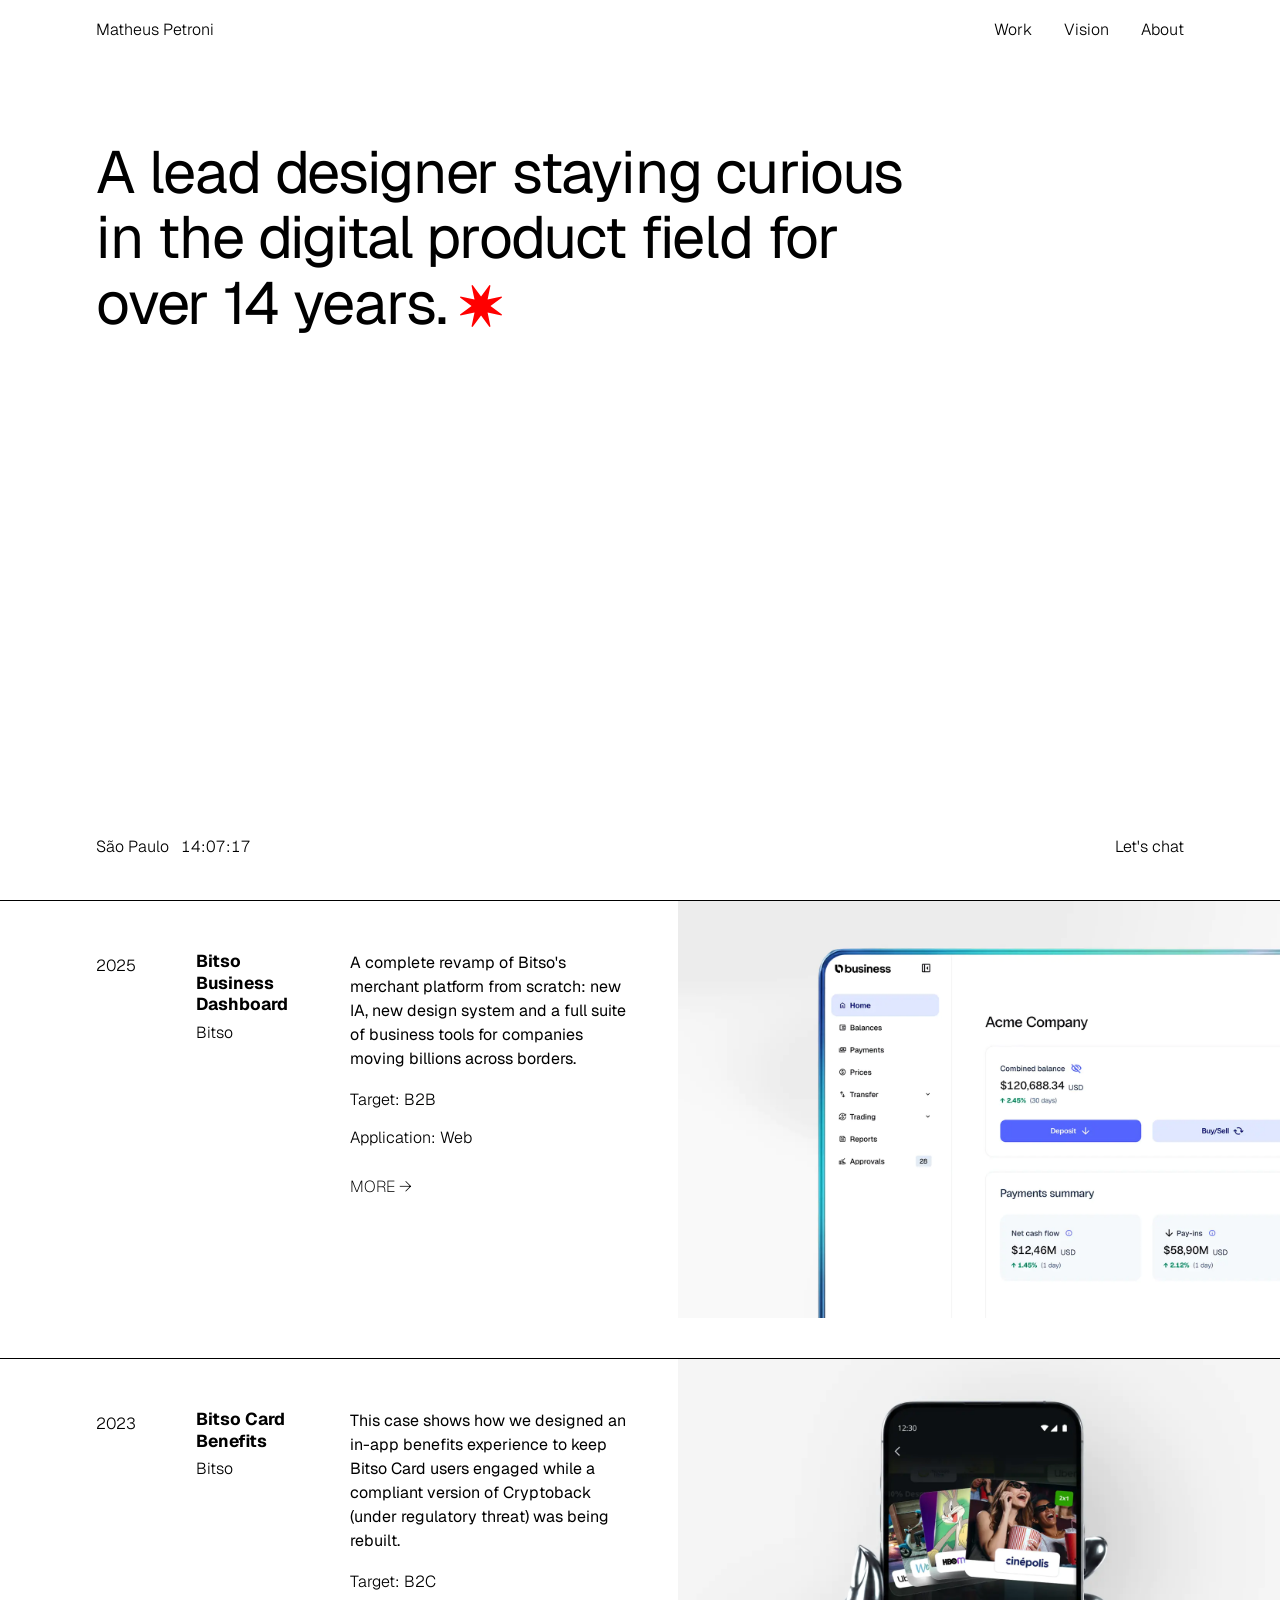
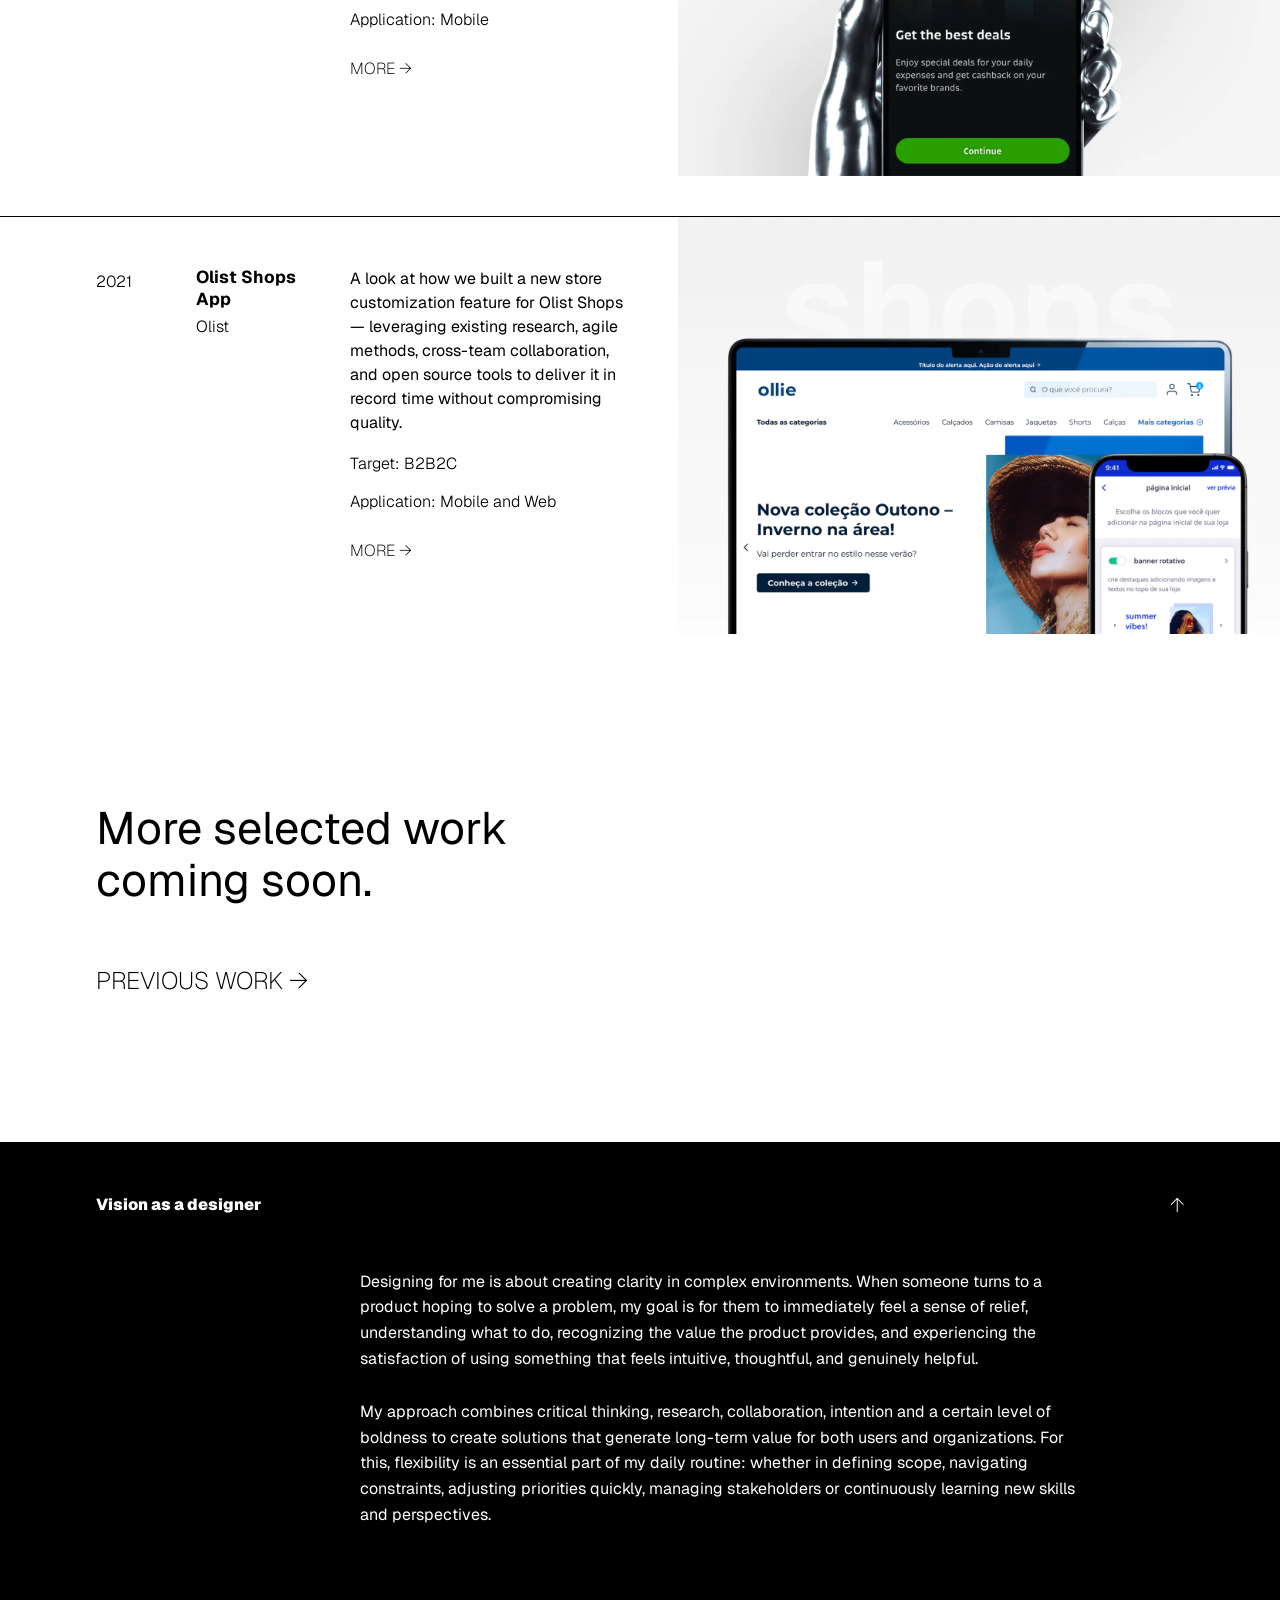
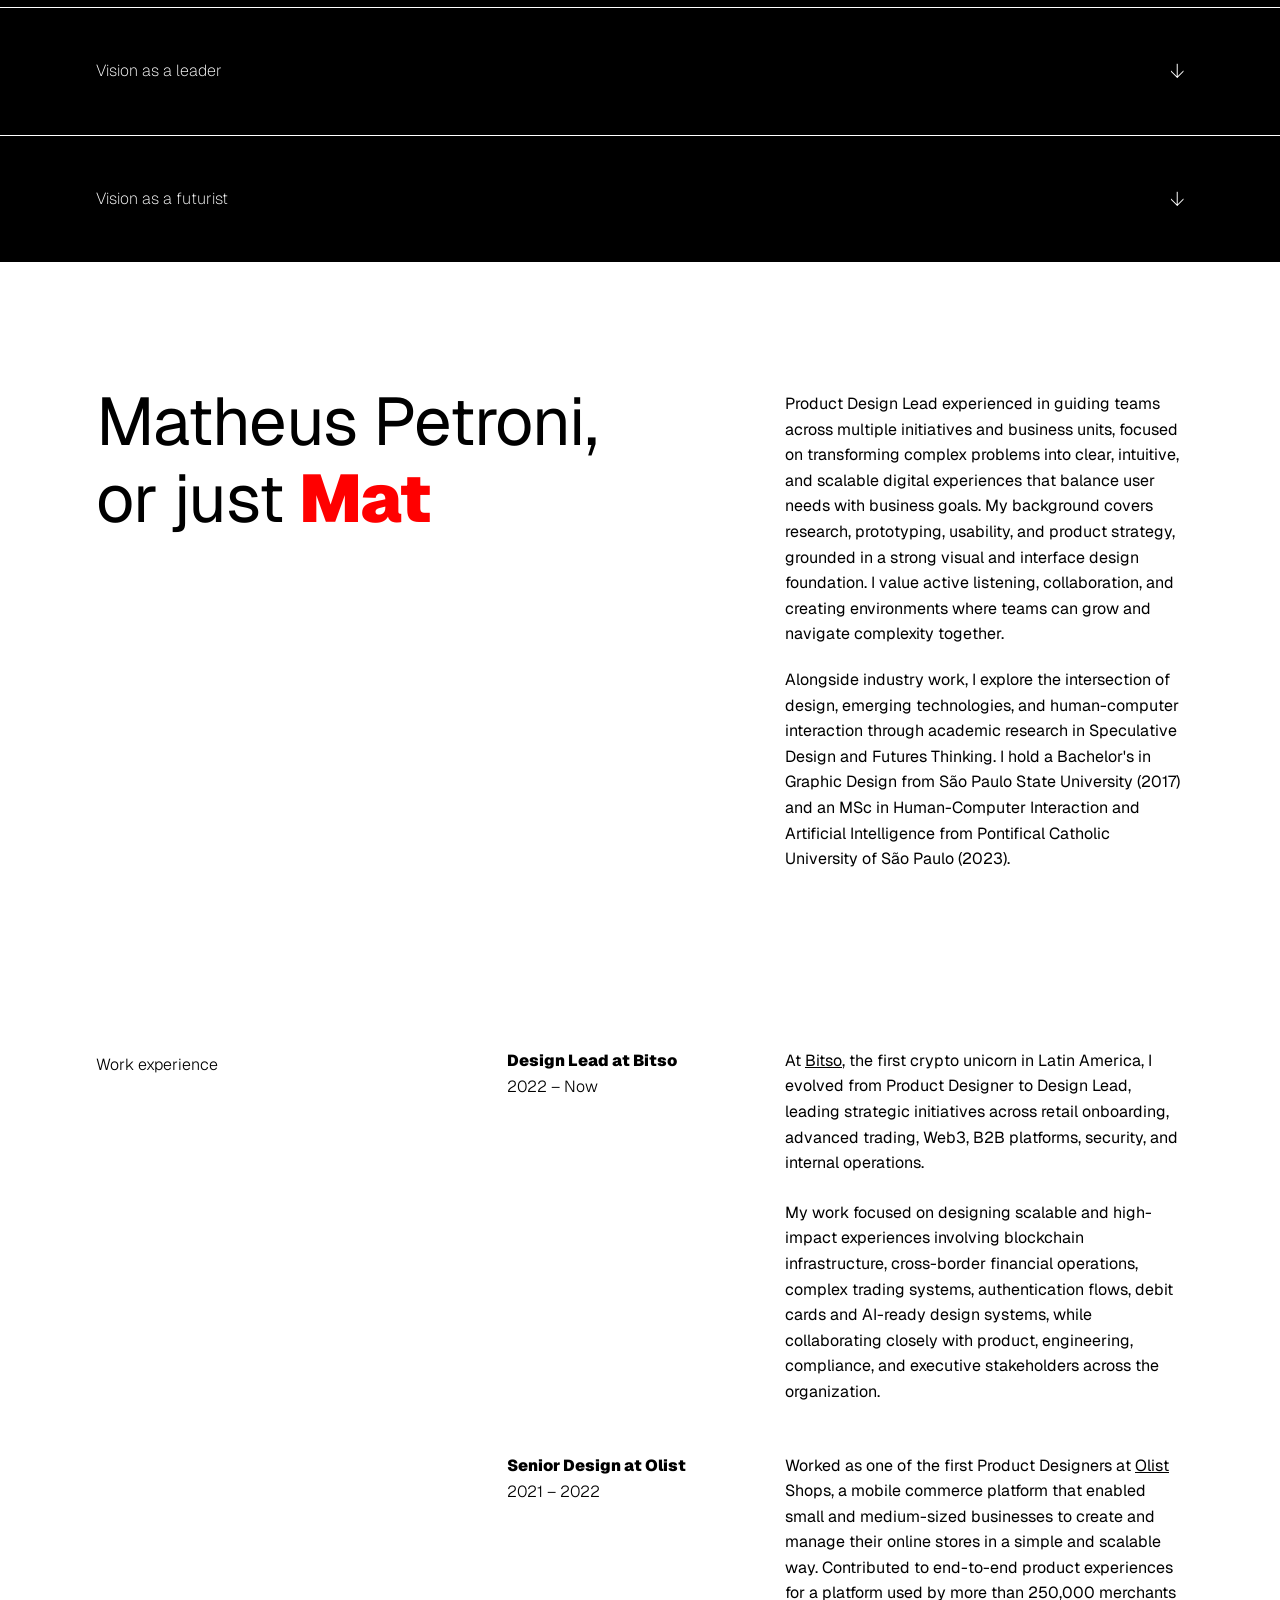
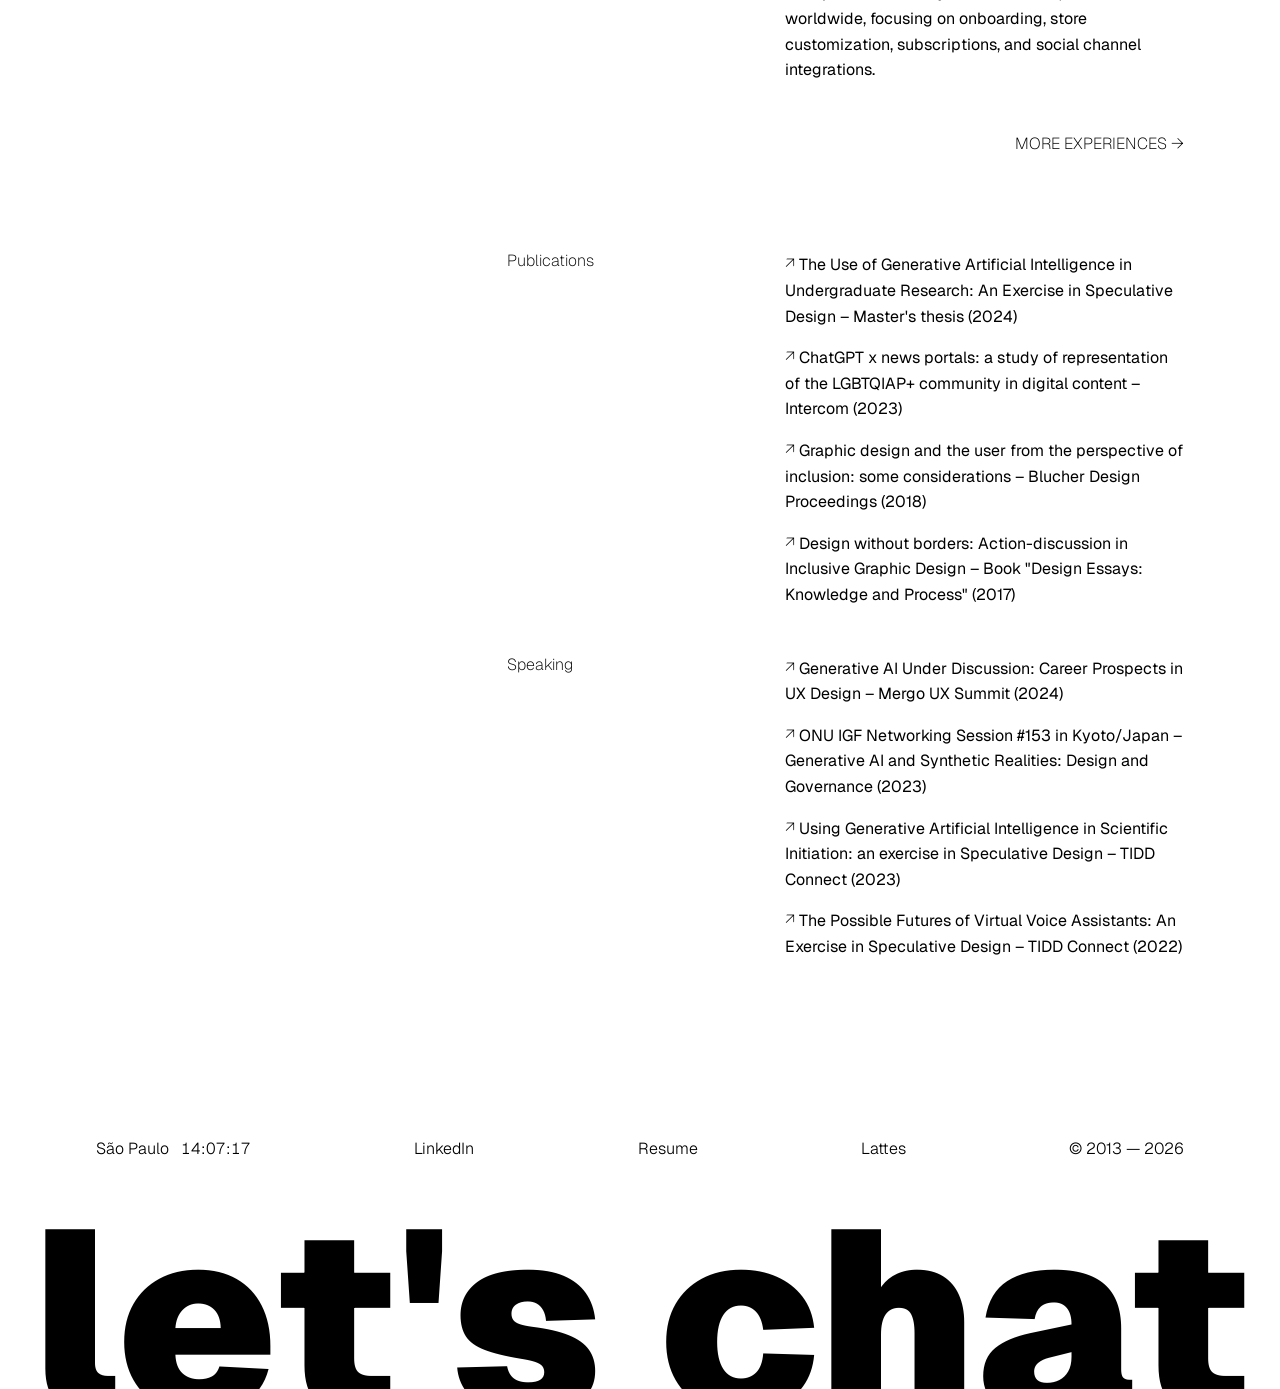
<file: index.html>
<!DOCTYPE html>
<html lang="en">
<head>
  <meta charset="UTF-8">
  <meta name="viewport" content="width=device-width, initial-scale=1.0">
  <meta name="description" content="Matheus Petroni — Product Design Lead with 14+ years shaping digital products.">
  <title>Matheus Petroni – Product Design Lead</title>

  <link rel="preconnect" href="https://fonts.googleapis.com">
  <link rel="preconnect" href="https://fonts.gstatic.com" crossorigin>
  <link href="https://fonts.googleapis.com/css2?family=Geist:wght@100..900&display=swap" rel="stylesheet">

  <meta property="og:title" content="Matheus Petroni — Product Design Lead">
  <meta property="og:description" content="14+ years of product design across fintech, edtech, and growth-stage companies.">
  <meta property="og:image" content="https://mthpetroni.com/assets/images/og-image.jpg">
  <meta property="og:url" content="https://mthpetroni.com">
  <meta property="og:type" content="website">
  <meta property="og:image:width" content="1200">
  <meta property="og:image:height" content="630">
  <meta property="og:image:type" content="image/jpeg">

  <link rel="icon" type="image/svg+xml" href="assets/icons/asterisk.svg">
  <link rel="stylesheet" href="css/styles.css">
</head>
<body>

  <a class="skip-link" href="#main-content">Skip to content</a>

  <!-- ======================================================================
       APPBAR
       ====================================================================== -->
  <header class="appbar" role="banner">
    <div class="appbar-inner">
      <a href="index.html" class="appbar-logo" aria-label="Matheus Petroni — home">Matheus Petroni</a>

      <nav class="appbar-nav" aria-label="Main navigation">
        <a href="#work"   class="nav-link">Work</a>
        <a href="#vision" class="nav-link">Vision</a>
        <a href="#about"  class="nav-link">About</a>
      </nav>

      <button
        class="hamburger"
        aria-label="Open navigation menu"
        aria-expanded="false"
        aria-controls="mobile-drawer"
      >
        <span class="hamburger-line"></span>
        <span class="hamburger-line"></span>
        <span class="hamburger-line"></span>
      </button>
    </div>
  </header>

  <!-- ======================================================================
       MOBILE DRAWER
       ====================================================================== -->
  <div class="mobile-drawer" id="mobile-drawer" aria-hidden="true" inert>
    <div class="drawer-overlay" role="presentation"></div>
    <nav class="drawer-panel" aria-label="Mobile navigation">
      <button class="drawer-close" aria-label="Close navigation menu">
        <svg xmlns="http://www.w3.org/2000/svg" viewBox="0 0 24 24" width="18" height="18" fill="none" stroke="currentColor" stroke-linecap="round" aria-hidden="true">
          <line x1="4" y1="4" x2="20" y2="20"/>
          <line x1="20" y1="4" x2="4" y2="20"/>
        </svg>
      </button>
      <a href="#work"   class="drawer-link">Work</a>
      <a href="#vision" class="drawer-link">Vision</a>
      <a href="#about"  class="drawer-link">About</a>
    </nav>
  </div>

  <!-- ======================================================================
       MAIN
       ====================================================================== -->
  <main id="main-content">

    <!-- ====================================================================
         HERO — no image, hero-bottom fades on scroll
         ==================================================================== -->
    <section class="hero" aria-label="Introduction">
      <div class="hero-inner">

        <h1 class="hero-headline">
          A lead designer staying curious in the digital product field for over <span id="years-experience">14</span> years.&nbsp;<img src="assets/icons/asterisk.svg" alt="" aria-hidden="true" class="hero-asterisk">
        </h1>

        <div class="hero-bottom" id="hero-bottom">
          <div class="hero-location">
            <span>São Paulo</span>
            <time class="live-clock" id="clock-hero" aria-live="polite" aria-atomic="true"></time>
          </div>
          <a href="mailto:contact@mthpetroni.com" class="hero-cta">Let's chat</a>
        </div>

      </div>
    </section>

    <!-- ====================================================================
         PROJECTS
         ==================================================================== -->
    <section id="work" aria-label="Selected work">

      <!-- Divider — full viewport width -->
      <div class="project-divider" role="separator"></div>

      <!-- Project 1 -->
      <article class="project-card" aria-label="Bitso Business Dashboard case study">
        <div class="project-info">
          <div class="project-year" aria-label="Year">2025</div>

          <div class="project-title-col">
            <h2 class="project-title"><a href="case-study-bitso-business-dashboard.html">Bitso Business <br>Dashboard</a></h2>
            <p class="project-company">Bitso</p>
          </div>

          <div class="project-body-col">
            <p class="project-description">A complete revamp of Bitso's merchant platform from scratch: new IA, new design system and a full suite of business tools for companies moving billions across borders.</p>
            <p class="project-meta">Target: B2B</p>
            <p class="project-meta">Application: Web</p>
            <a href="case-study-bitso-business-dashboard.html" class="project-more" aria-label="Read the Bitso Business Dashboard case study">MORE →</a>
          </div>
        </div>
        <a href="case-study-bitso-business-dashboard.html" class="project-image-wrapper" aria-hidden="true" tabindex="-1">
          <img
            src="data:image/svg+xml,%3Csvg xmlns=%27http://www.w3.org/2000/svg%27/%3E"
            data-src="assets/images/bitso-business-dashboard-cover.webp"
            alt=""
            width="780" height="540"
            loading="lazy"
            style="background:#000000; aspect-ratio:780/540; width:100%; height:auto;"
            class="lazy"
          >
          <img
            src="data:image/svg+xml,%3Csvg xmlns=%27http://www.w3.org/2000/svg%27/%3E"
            data-src="assets/images/bitso-business-dashboard-cover-hover.webp"
            alt=""
            width="780" height="540"
            loading="lazy"
            class="lazy cover-hover"
          >
        </a>
      </article>

      <!-- Divider -->
      <div class="project-divider" role="separator"></div>

      <!-- Project 2 -->
      <article class="project-card" aria-label="Bitso Card Benefits case study">
        <div class="project-info">
          <div class="project-year" aria-label="Year">2023</div>

          <div class="project-title-col">
            <h2 class="project-title"><a href="case-study-bitso-card-benefits.html">Bitso Card <br>Benefits</a></h2>
            <p class="project-company">Bitso</p>
          </div>

          <div class="project-body-col">
            <p class="project-description">This case shows how we designed an in-app benefits experience to keep Bitso Card users engaged while a compliant version of Cryptoback (under regulatory threat) was being rebuilt.</p>
            <p class="project-meta">Target: B2C</p>
            <p class="project-meta">Application: Mobile</p>
            <a href="case-study-bitso-card-benefits.html" class="project-more" aria-label="Read the Bitso Card Benefits case study">MORE →</a>
          </div>
        </div>
        <a href="case-study-bitso-card-benefits.html" class="project-image-wrapper" aria-hidden="true" tabindex="-1">
          <img
            src="data:image/svg+xml,%3Csvg xmlns=%27http://www.w3.org/2000/svg%27/%3E"
            data-src="assets/images/bitso-card-benefits-cover.webp"
            alt=""
            width="780" height="540"
            loading="lazy"
            style="background:#000000; aspect-ratio:780/540; width:100%; height:auto;"
            class="lazy"
          >
          <img
            src="data:image/svg+xml,%3Csvg xmlns=%27http://www.w3.org/2000/svg%27/%3E"
            data-src="assets/images/bitso-card-benefits-cover-hover.webp"
            alt=""
            width="780" height="540"
            loading="lazy"
            class="lazy cover-hover"
          >
        </a>
      </article>

      <!-- Divider -->
      <div class="project-divider" role="separator"></div>

      <!-- Project 3 -->
      <article class="project-card" aria-label="Olist Shops App case study">
        <div class="project-info">
          <div class="project-year" aria-label="Year">2021</div>

          <div class="project-title-col">
            <h2 class="project-title"><a href="case-study-olist-shops.html">Olist Shops App</a></h2>
            <p class="project-company">Olist</p>
          </div>

          <div class="project-body-col">
            <p class="project-description">A look at how we built a new store customization feature for Olist Shops — leveraging existing research, agile methods, cross-team collaboration, and open source tools to deliver it in record time without compromising quality.</p>
            <p class="project-meta">Target: B2B2C</p>
            <p class="project-meta">Application: Mobile and Web</p>
            <a href="case-study-olist-shops.html" class="project-more" aria-label="Read the Olist Shops App case study">MORE →</a>
          </div>
        </div>
        <a href="case-study-olist-shops.html" class="project-image-wrapper" aria-hidden="true" tabindex="-1">
          <img
            src="data:image/svg+xml,%3Csvg xmlns=%27http://www.w3.org/2000/svg%27/%3E"
            data-src="assets/images/olist-shops-cover.webp"
            alt=""
            width="780" height="540"
            loading="lazy"
            style="background:#000000; aspect-ratio:780/540; width:100%; height:auto;"
            class="lazy"
          >
          <img
            src="data:image/svg+xml,%3Csvg xmlns=%27http://www.w3.org/2000/svg%27/%3E"
            data-src="assets/images/olist-shops-cover-hover.webp"
            alt=""
            width="780" height="540"
            loading="lazy"
            class="lazy cover-hover"
          >
        </a>
      </article>

      <!-- Coming soon -->
      <div class="projects-coming-soon">
        <p>More selected work<br>coming soon.</p>
        <a href="previous-works.html" class="more-cases-link" aria-label="Previous work">PREVIOUS WORK →</a>
      </div>

    </section>

    <!-- ====================================================================
         VISION (Accordions)
         ==================================================================== -->
    <section id="vision" class="vision" aria-label="Design philosophy">
      <div class="vision-inner">

        <!-- Open by default -->
        <div class="accordion accordion--open">
          <button class="accordion-trigger" aria-expanded="true" aria-controls="vision-designer-body">
            <span class="accordion-title">Vision as a designer</span>
            <span class="accordion-icon" aria-hidden="true">↑</span>
          </button>
          <div class="accordion-body" id="vision-designer-body" aria-hidden="false">
            <div class="accordion-content">
              <p>Designing for me is about creating clarity in complex environments. When someone turns to a product hoping to solve a problem, my goal is for them to immediately feel a sense of relief, understanding what to do, recognizing the value the product provides, and experiencing the satisfaction of using something that feels intuitive, thoughtful, and genuinely helpful.</p>
              <p>My approach combines critical thinking, research, collaboration, intention and a certain level of boldness to create solutions that generate long-term value for both users and organizations. For this, flexibility is an essential part of my daily routine: whether in defining scope, navigating constraints, adjusting priorities quickly, managing stakeholders or continuously learning new skills and perspectives.</p>
            </div>
          </div>
        </div>

        <div class="accordion">
          <button class="accordion-trigger" aria-expanded="false" aria-controls="vision-leader-body">
            <span class="accordion-title">Vision as a leader</span>
            <span class="accordion-icon" aria-hidden="true">↓</span>
          </button>
          <div class="accordion-body" id="vision-leader-body" aria-hidden="true">
            <div class="accordion-content">
              <p>My leadership style is deeply grounded in active listening. For me, listening is the foundation from which collaboration, trust, and strong team dynamics are built. It allows me to better understand people, navigate different perspectives, and provide the clarity, direction, and accountability needed when making complex product decisions. Rather than positioning myself as someone who always has the answers, I focus on creating the conditions for teams to think critically, contribute confidently, and move forward together.</p>
              <p>I also value transparency to create the kind of environment I would want for myself: one where people feel safe to express themselves, experiment, make mistakes with accountability, and continuously learn throughout the process.</p>
              <p>Supporting people and driving outcomes are, for me, two sides of the same coin. I do this by helping teams cut through noise to focus on what truly matters, bridging gaps across disciplines, and anchoring decisions in both data and a clear sense of where we're headed.</p>
            </div>
          </div>
        </div>

        <div class="accordion">
          <button class="accordion-trigger" aria-expanded="false" aria-controls="vision-futurist-body">
            <span class="accordion-title">Vision as a futurist</span>
            <span class="accordion-icon" aria-hidden="true">↓</span>
          </button>
          <div class="accordion-body" id="vision-futurist-body" aria-hidden="true">
            <div class="accordion-content">
              <p>Through my MSc research in Speculative Design and Futures Thinking, I've developed the belief that design should respond not only to the present, but also to possible futures. Across both my academic research and professional practice, I explore how emerging technologies such as GenAI influence human behavior, shape digital culture, and redefine the way people interact with systems, products, and machines.</p>
              <p>This perspective strongly influences the way I approach design within the industry. By questioning assumptions and exploring alternative scenarios, I aim to help organizations anticipate change, identify risks, and build more responsible, inclusive, and future-conscious solutions. In a world increasingly shaped by rapid technological acceleration, I believe designers have an important role in shaping the conversations around the future we collectively want to create.</p>
            </div>
          </div>
        </div>

      </div>
    </section>

    <!-- ====================================================================
         ABOUT / BIO
         ==================================================================== -->
    <section id="about" class="about" aria-label="About Matheus Petroni">
      <div class="about-inner">

        <!-- Bio -->
        <div class="bio-section">
          <div class="bio-name">
            <h2>Matheus Petroni,<br>or just <span class="accent">Mat</span></h2>
          </div>
          <div class="bio-text">
            <p>Product Design Lead experienced in guiding teams across multiple initiatives and business units, focused on transforming complex problems into clear, intuitive, and scalable digital experiences that balance user needs with business goals. My background covers research, prototyping, usability, and product strategy, grounded in a strong visual and interface design foundation. I value active listening, collaboration, and creating environments where teams can grow and navigate complexity together.</p>
            <p>Alongside industry work, I explore the intersection of design, emerging technologies, and human-computer interaction through academic research in Speculative Design and Futures Thinking. I hold a Bachelor's in Graphic Design from São Paulo State University (2017) and an MSc in Human-Computer Interaction and Artificial Intelligence from Pontifical Catholic University of São Paulo (2023).</p>
          </div>
        </div>

        <!-- ── Work + Extras — 8-col desktop grid ──
             Col 1-2: label (row-span 2)
             Col 3-4: work-meta
             Col 5-6: work-content
             Col 7-8: extras-column
        -->
        <div class="work-section">

          <!-- Label — spans both entry rows -->
          <div class="work-label" aria-label="Work experience">Work experience</div>

          <!-- Bitso (row 1) -->
          <div class="work-meta work-meta--1">
            <h3 class="work-title">Design Lead at Bitso</h3>
            <p class="work-period">2022 – Now</p>
          </div>
          <div class="work-content work-content--1">
            <p>At <a href="https://bitso.com/" target="_blank" rel="noopener noreferrer" class="work-company-link">Bitso</a>, the first crypto unicorn in Latin America, I evolved from Product Designer to Design Lead, leading strategic initiatives across retail onboarding, advanced trading, Web3, B2B platforms, security, and internal operations.</p>
            <p>My work focused on designing scalable and high-impact experiences involving blockchain infrastructure, cross-border financial operations, complex trading systems, authentication flows, debit cards and AI-ready design systems, while collaborating closely with product, engineering, compliance, and executive stakeholders across the organization.</p>
          </div>
          <div class="extras-column extras-col--pubs">
            <h3 class="extras-label">Publications</h3>
            <ul class="extras-list">
              <li><a href="https://repositorio.pucsp.br/jspui/handle/handle/41322" target="_blank" rel="noopener noreferrer"><span class="link-arrow">↗</span>The Use of Generative Artificial Intelligence in Undergraduate Research: An Exercise in Speculative Design – Master's thesis (2024)</a></li>
              <li><a href="https://sistemas.intercom.org.br/pdf/link_aceite/nacional/11/0816202314593464dd0e865c52a.pdf" target="_blank" rel="noopener noreferrer"><span class="link-arrow">↗</span>ChatGPT x news portals: a study of representation of the LGBTQIAP+ community in digital content – Intercom (2023)</a></li>
              <li><a href="https://www.proceedings.blucher.com.br/article-details/o-design-grfico-e-o-usurio-sob-a-tica-da-incluso-algumas-consideraes-28213" target="_blank" rel="noopener noreferrer"><span class="link-arrow">↗</span>Graphic design and the user from the perspective of inclusion: some considerations – Blucher Design Proceedings (2018)</a></li>
              <li><a href="https://ensaiosemdesign.com.br/wp-content/uploads/2021/01/07_07_Fernanda.pdf" target="_blank" rel="noopener noreferrer"><span class="link-arrow">↗</span>Design without borders: Action-discussion in Inclusive Graphic Design – Book "Design Essays: Knowledge and Process" (2017)</a></li>
            </ul>
          </div>

          <!-- Olist (row 2) -->
          <div class="work-meta work-meta--2">
            <h3 class="work-title">Senior Design at Olist</h3>
            <p class="work-period">2021 – 2022</p>
          </div>
          <div class="work-content work-content--2">
            <p>Worked as one of the first Product Designers at <a href="https://olist.com/" target="_blank" rel="noopener noreferrer" class="work-company-link">Olist</a> Shops, a mobile commerce platform that enabled small and medium-sized businesses to create and manage their online stores in a simple and scalable way. Contributed to end-to-end product experiences for a platform used by more than 250,000 merchants worldwide, focusing on onboarding, store customization, subscriptions, and social channel integrations.</p>
            <a href="https://www.linkedin.com/in/matheuspetroni/" class="work-more" target="_blank" rel="noopener noreferrer" aria-label="See full work history on LinkedIn (opens in new tab)">MORE EXPERIENCES →</a>
          </div>
          <div class="extras-column extras-col--speaking">
            <h3 class="extras-label">Speaking</h3>
            <ul class="extras-list">
              <li><a href="https://www.youtube.com/watch?v=1diGuo5eT7k" target="_blank" rel="noopener noreferrer"><span class="link-arrow">↗</span>Generative AI Under Discussion: Career Prospects in UX Design – Mergo UX Summit (2024)</a></li>
              <li><a href="https://www.youtube.com/watch?v=wJ5Fpm-bGN8" target="_blank" rel="noopener noreferrer"><span class="link-arrow">↗</span>ONU IGF Networking Session #153 in Kyoto/Japan – Generative AI and Synthetic Realities: Design and Governance (2023)</a></li>
              <li><a href="https://www.youtube.com/watch?v=tByH5otiK7c&t=1s" target="_blank" rel="noopener noreferrer"><span class="link-arrow">↗</span>Using Generative Artificial Intelligence in Scientific Initiation: an exercise in Speculative Design – TIDD Connect (2023)</a></li>
              <li><a href="https://www.youtube.com/watch?v=NHN3f9agNJQ&t=13389s" target="_blank" rel="noopener noreferrer"><span class="link-arrow">↗</span>The Possible Futures of Virtual Voice Assistants: An Exercise in Speculative Design – TIDD Connect (2022)</a></li>
            </ul>
          </div>

        </div><!-- /work-section -->

      </div>
    </section>

  </main>

  <!-- ======================================================================
       FOOTER
       ====================================================================== -->
  <footer class="site-footer" role="contentinfo">

    <div class="footer-bar">
      <div class="footer-bar-inner">
        <div class="footer-location">
          <span>São Paulo</span>
          <time class="live-clock" id="clock-footer" aria-live="polite" aria-atomic="true"></time>
        </div>
        <nav class="footer-nav" aria-label="Footer navigation">
          <a
            href="https://www.linkedin.com/in/matheuspetroni/"
            class="footer-nav-link"
            target="_blank" rel="noopener noreferrer"
            aria-label="LinkedIn profile (opens in new tab)"
          >LinkedIn</a>
          <a
            href="assets/docs/resume.pdf"
            class="footer-nav-link"
            target="_blank" rel="noopener noreferrer"
            aria-label="Resume PDF (opens in new tab)"
          >Resume</a>
          <a
            href="https://lattes.cnpq.br/6202919776158281"
            class="footer-nav-link"
            target="_blank"
            rel="noopener noreferrer"
            aria-label="Lattes CV (opens in new tab)"
          >Lattes</a>
        </nav>
        <p class="footer-copy">© 2013 — <span class="footer-copy-year">2026</span></p>
      </div>
    </div>

    <!-- Let's chat — always Black weight, overflows right, bottom 1/3 clipped -->
    <div class="letschat-wrapper">
      <a
        href="mailto:contact@mthpetroni.com"
        class="letschat"
        aria-label="Send an email to contact@mthpetroni.com"
      >let's chat</a>
    </div>

  </footer>

  <script src="js/main.js"></script>
</body>
</html>
</file>
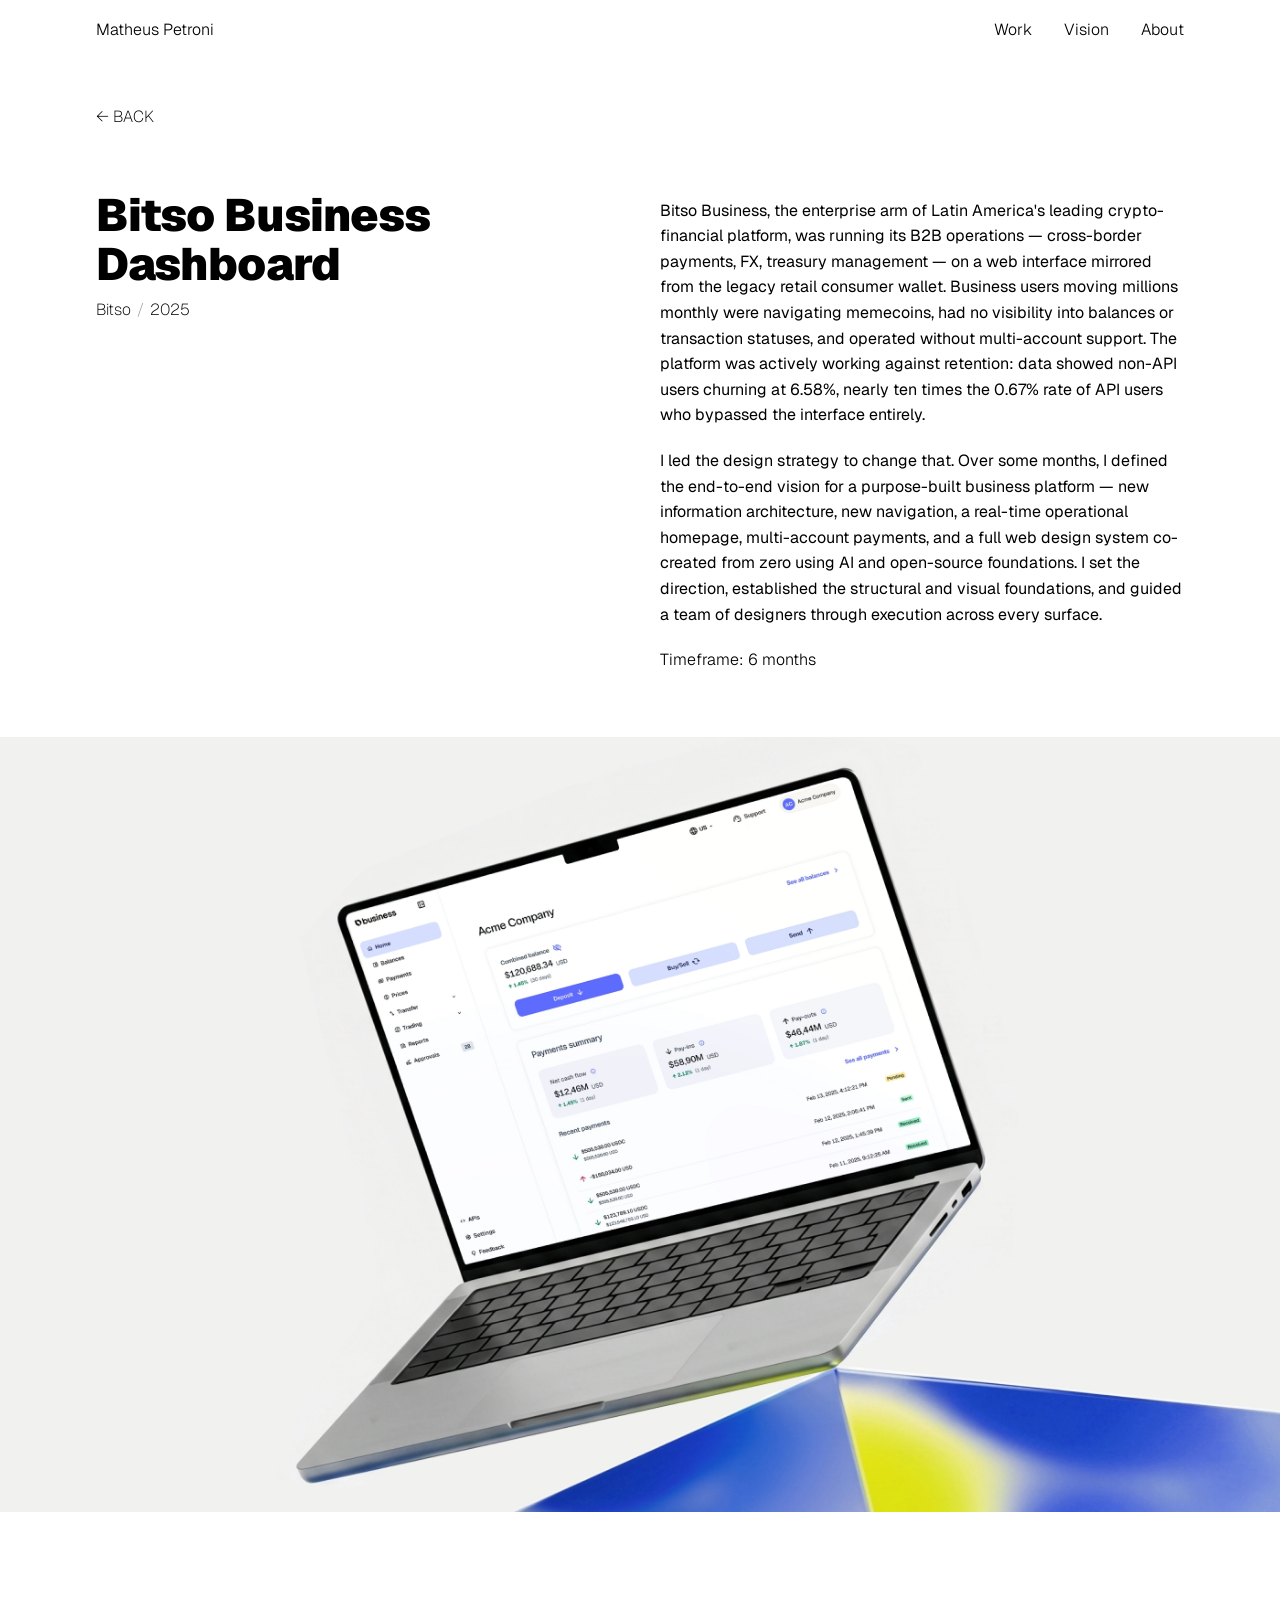
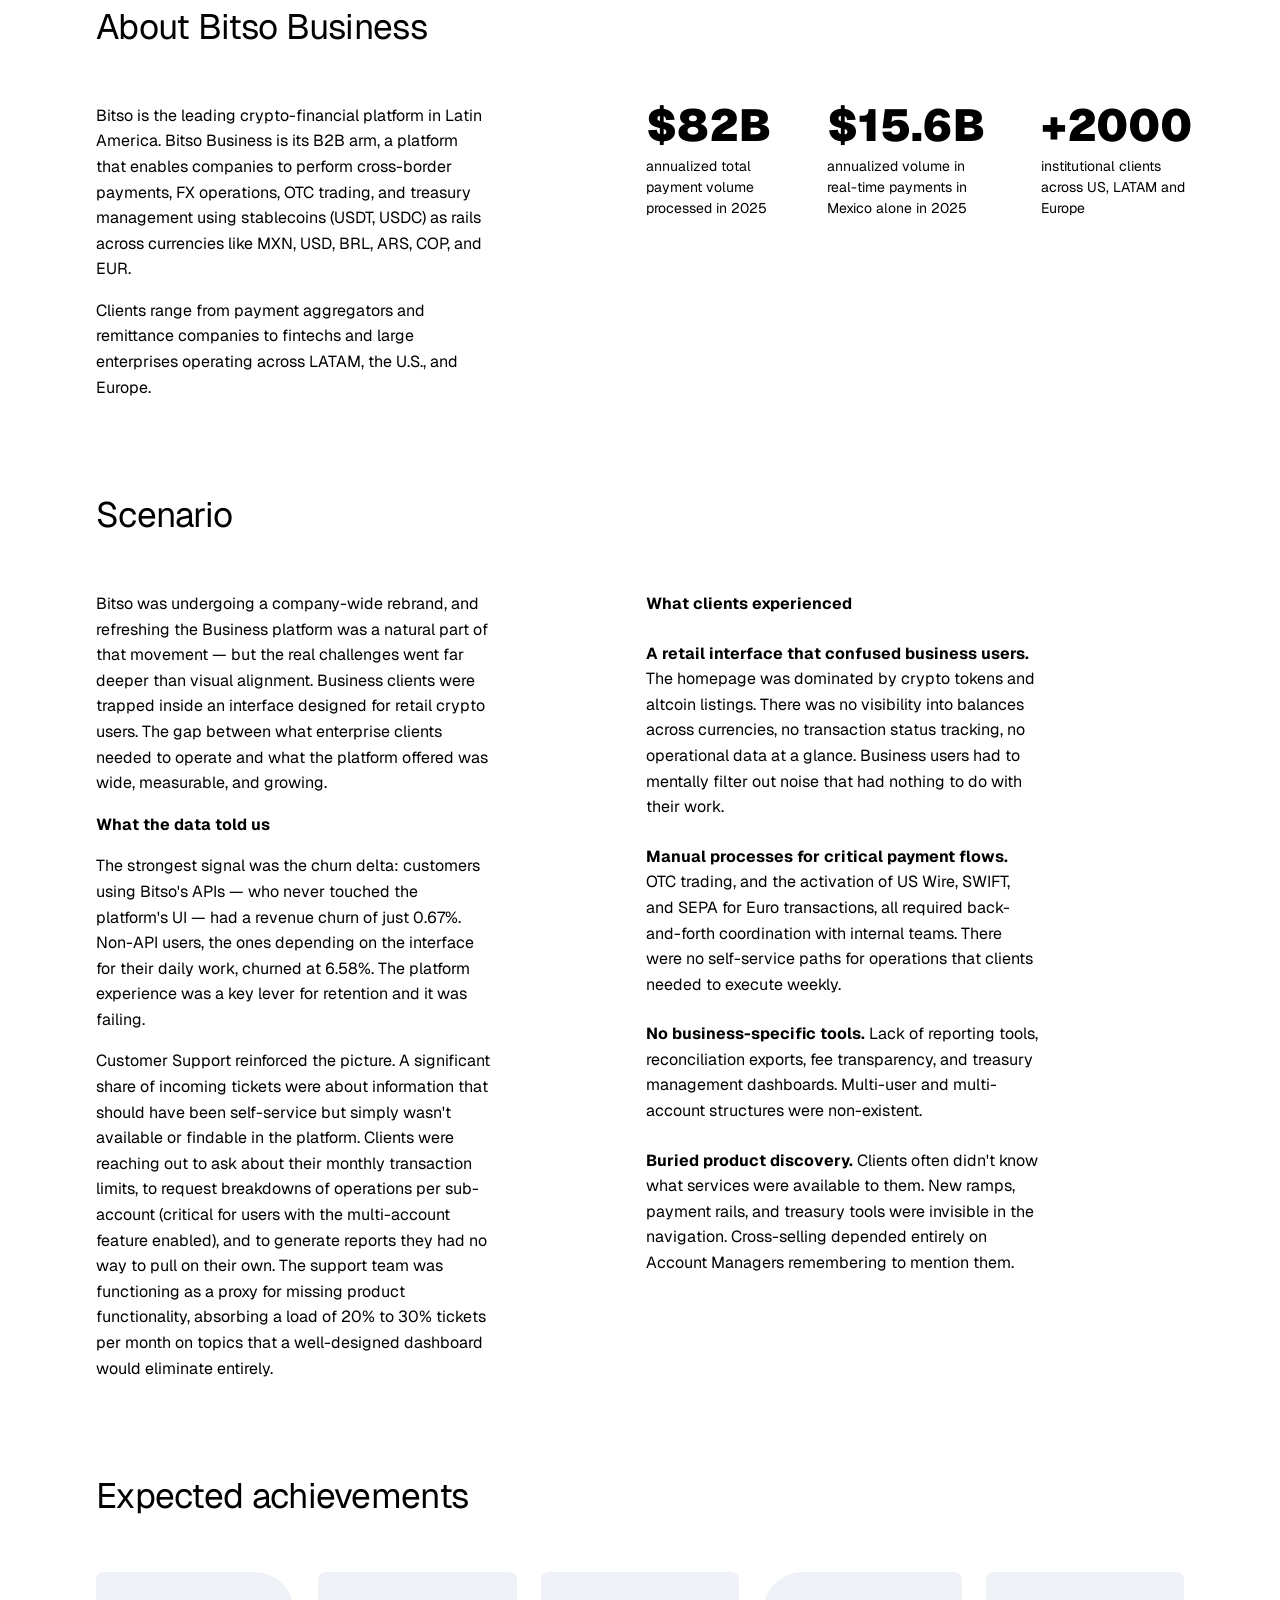
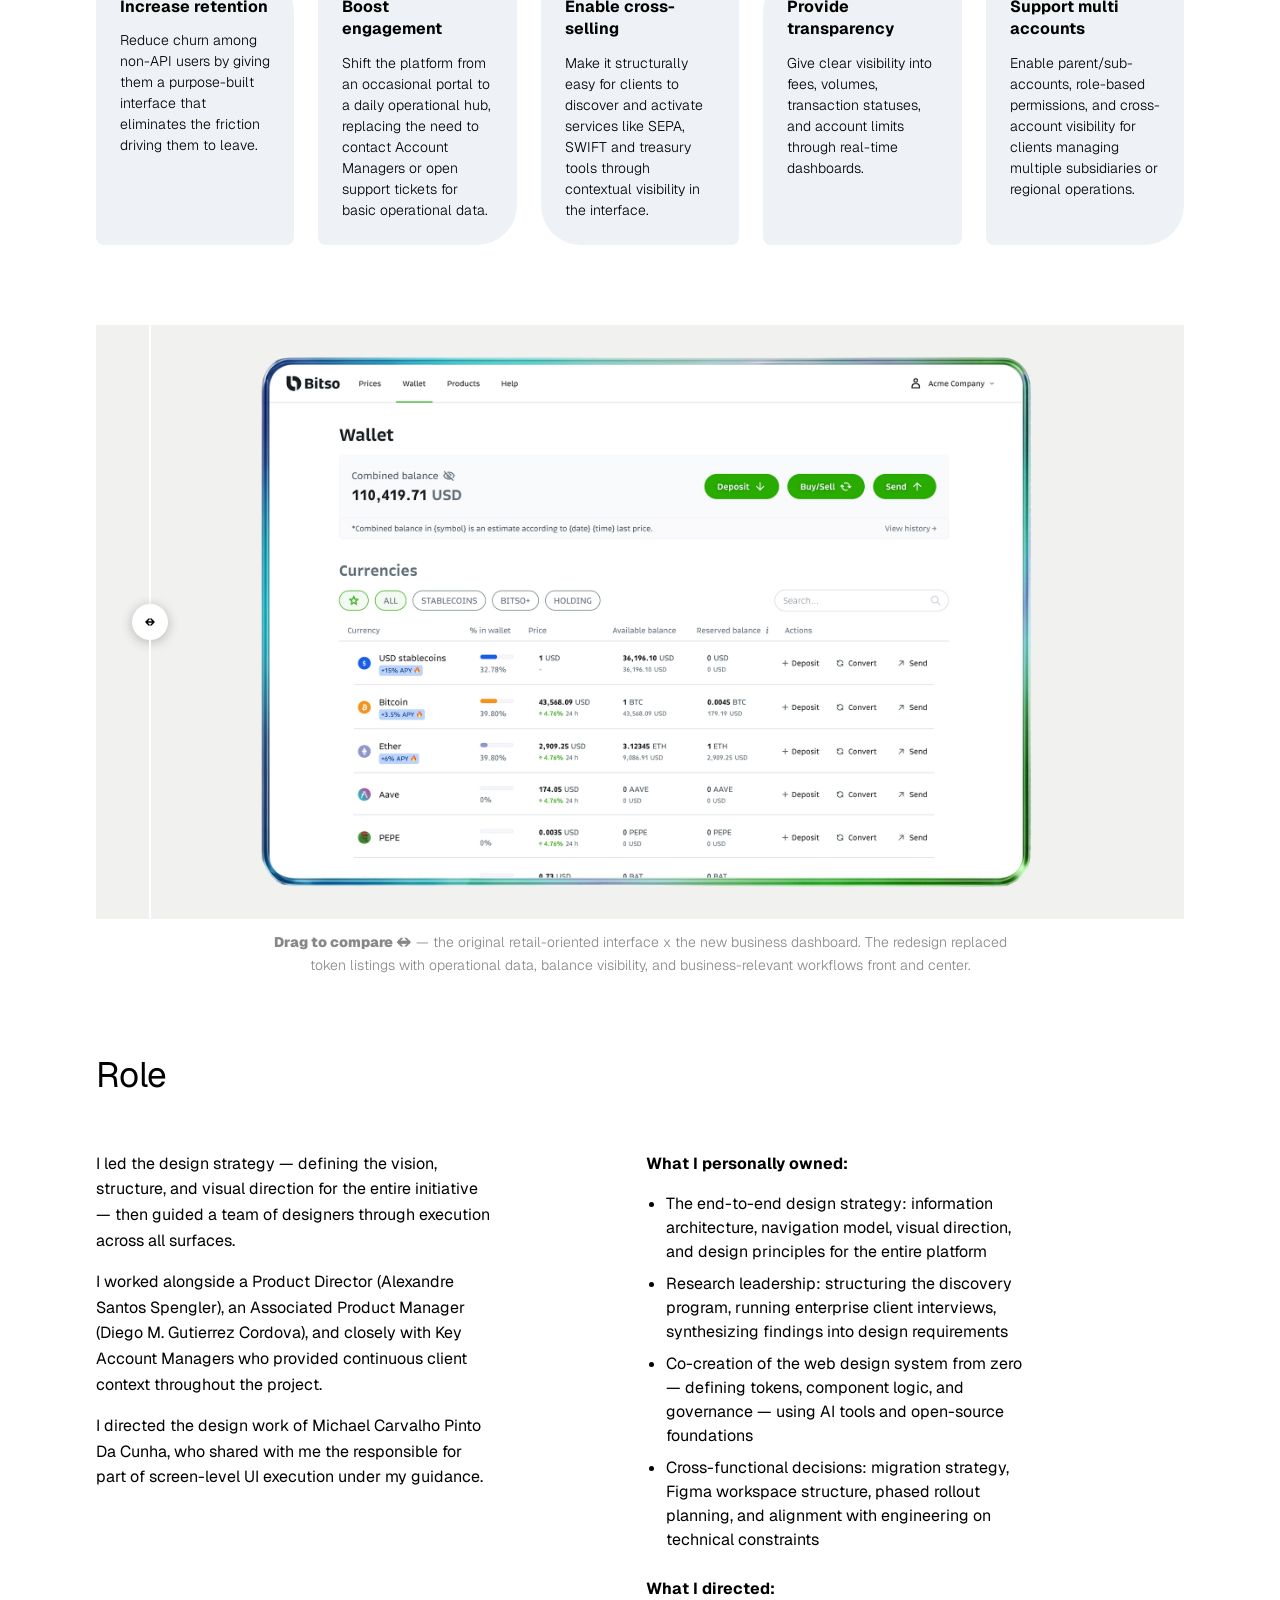
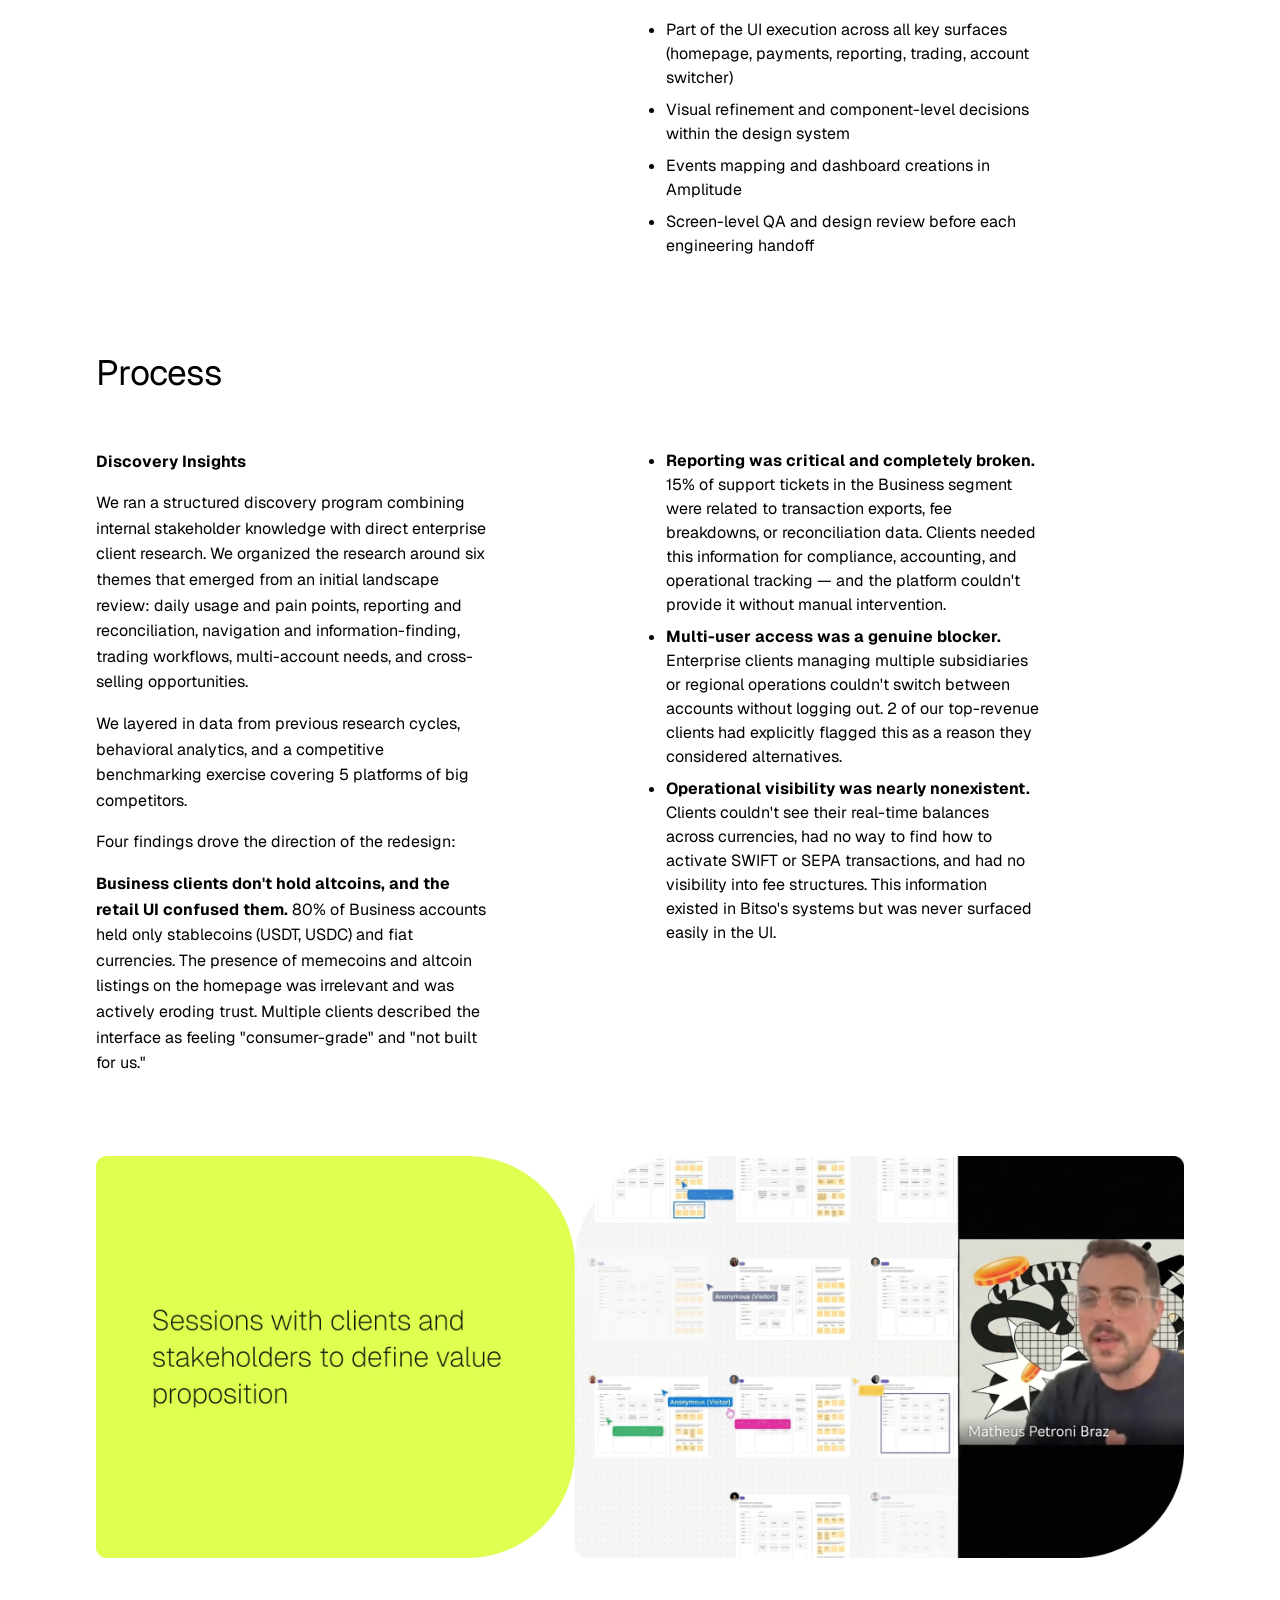
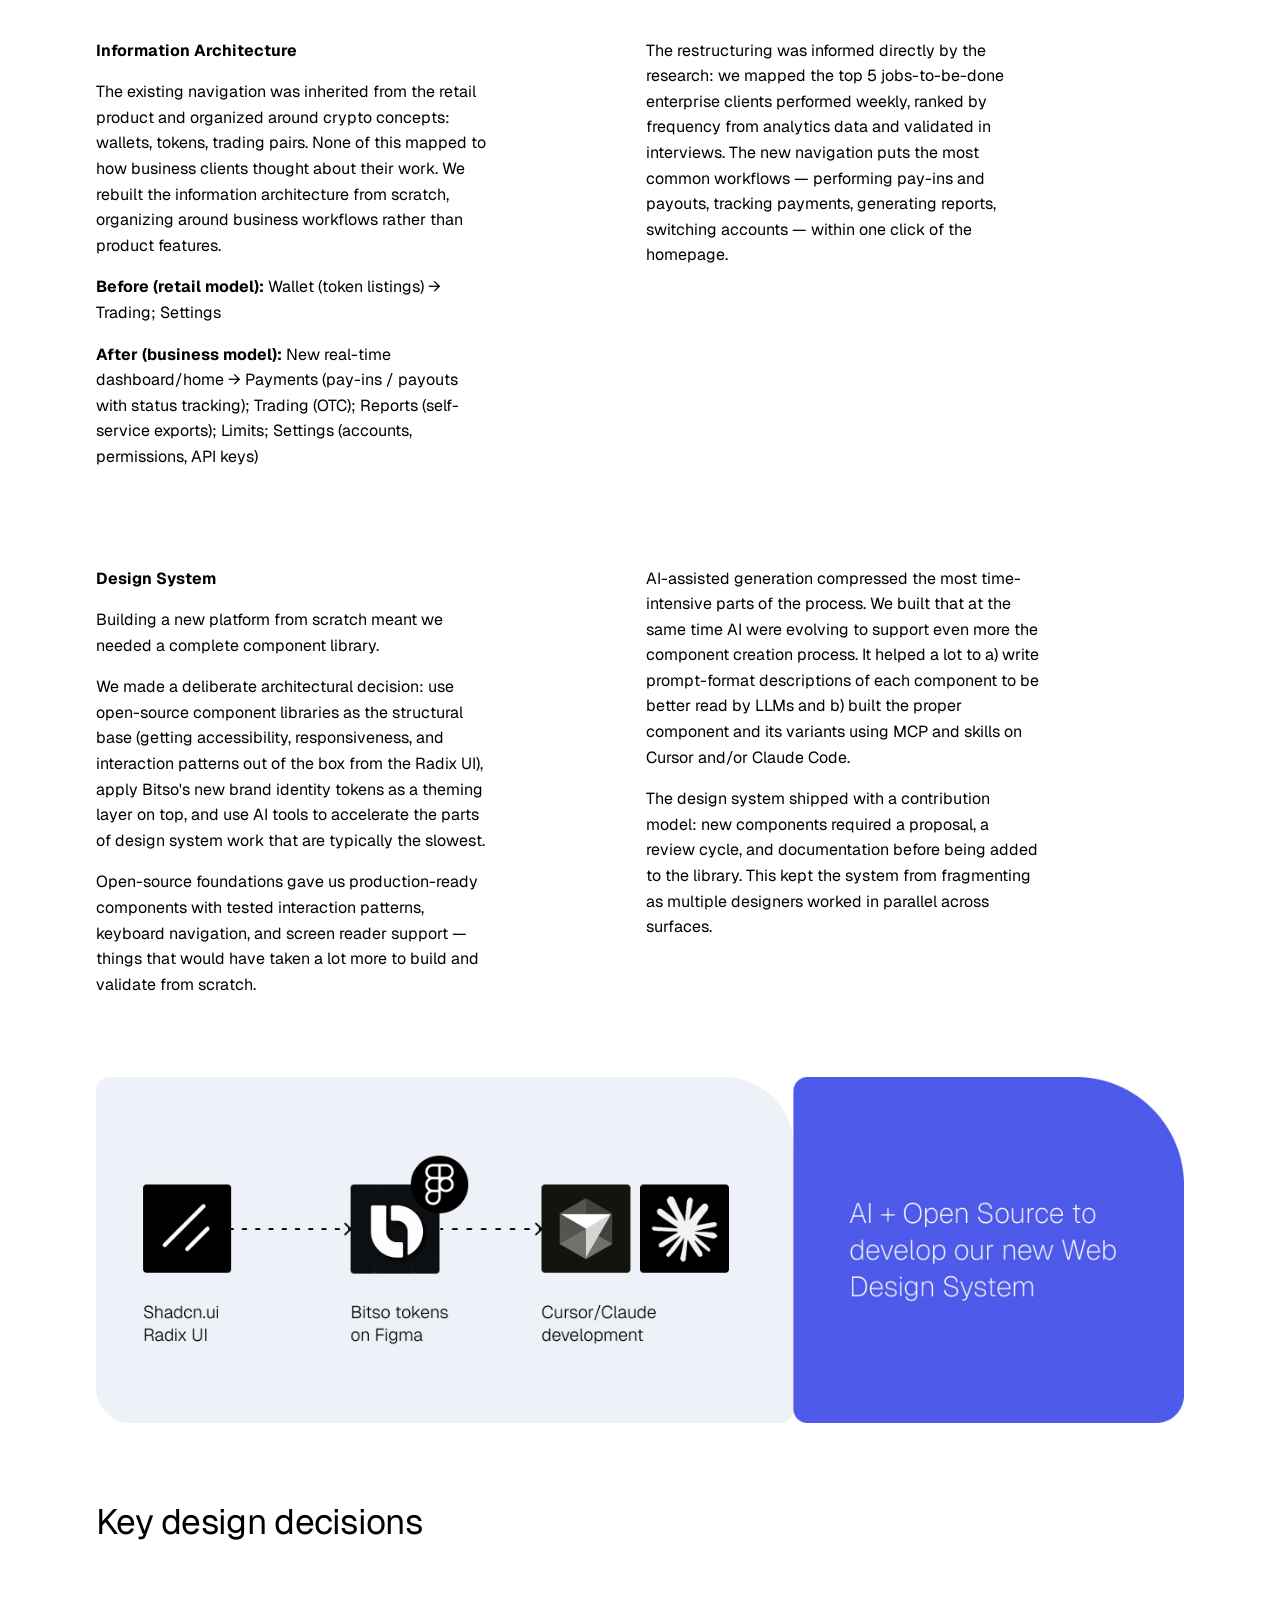
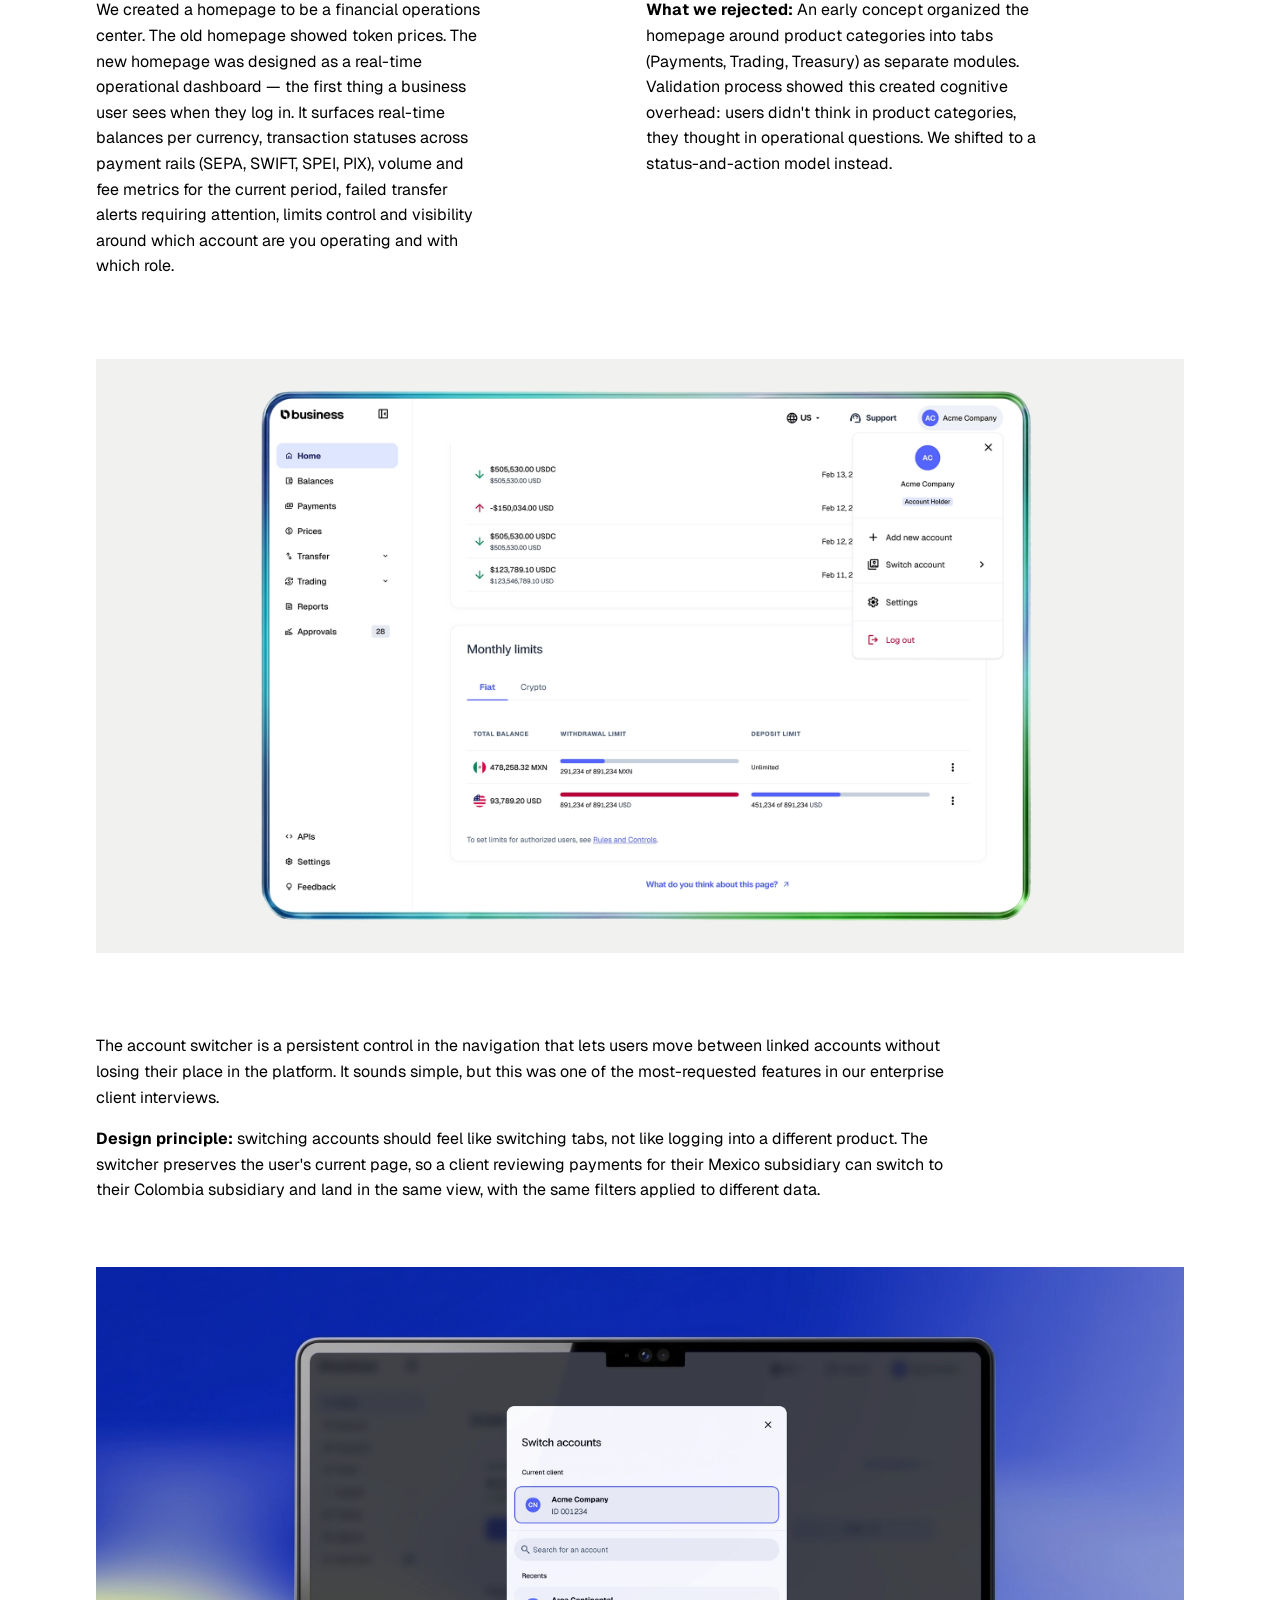
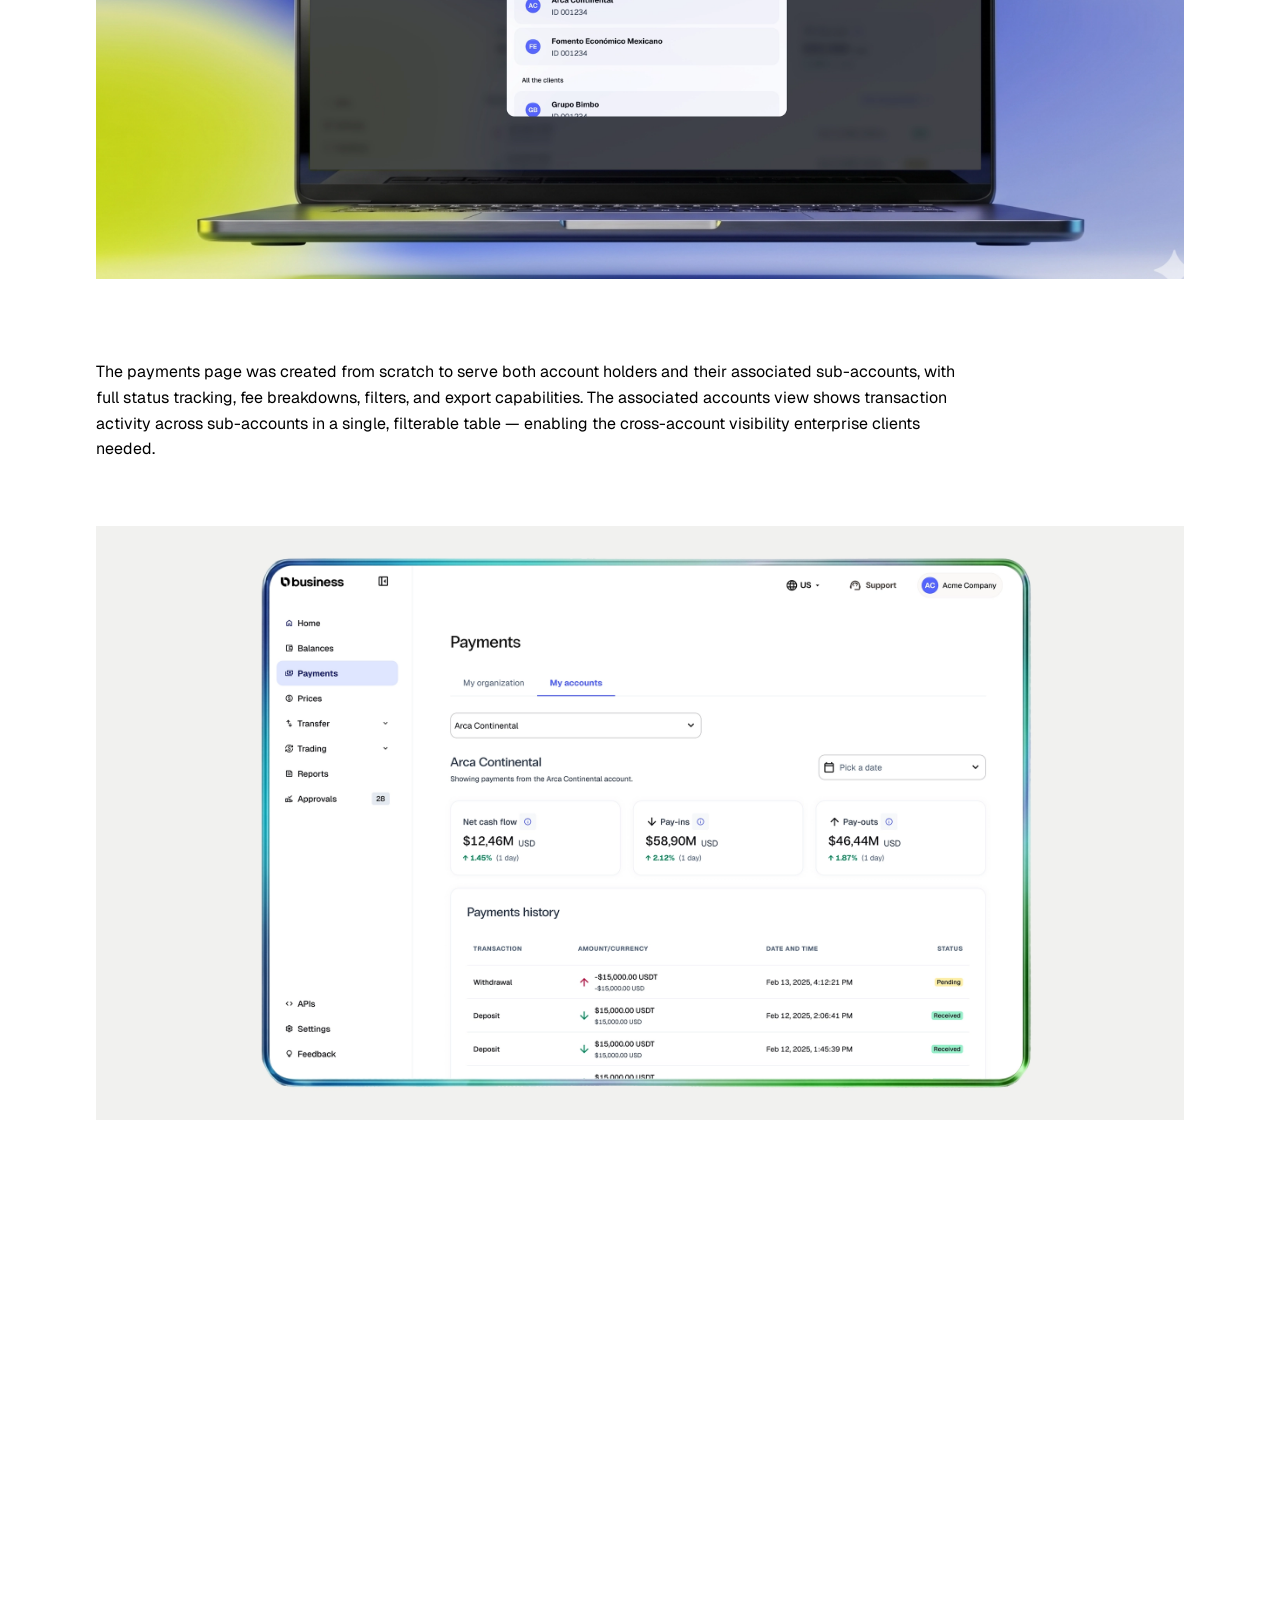
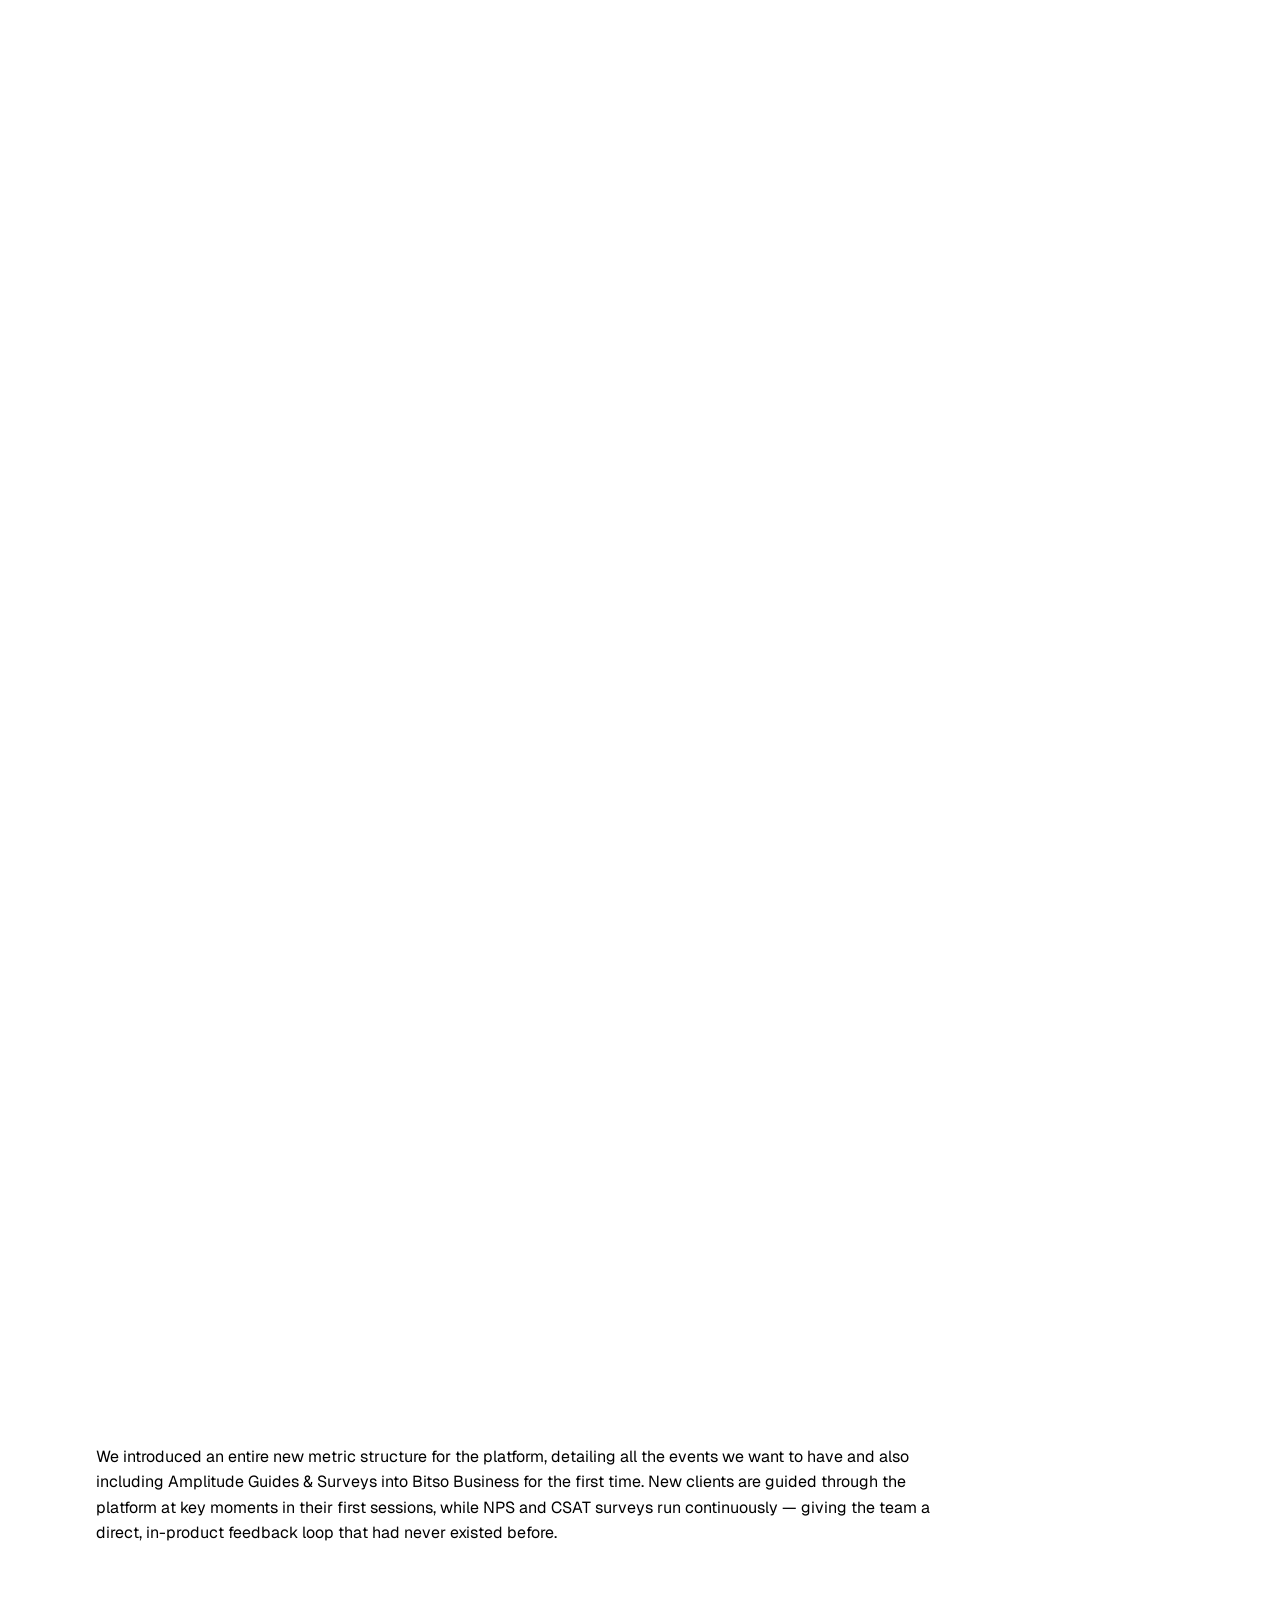
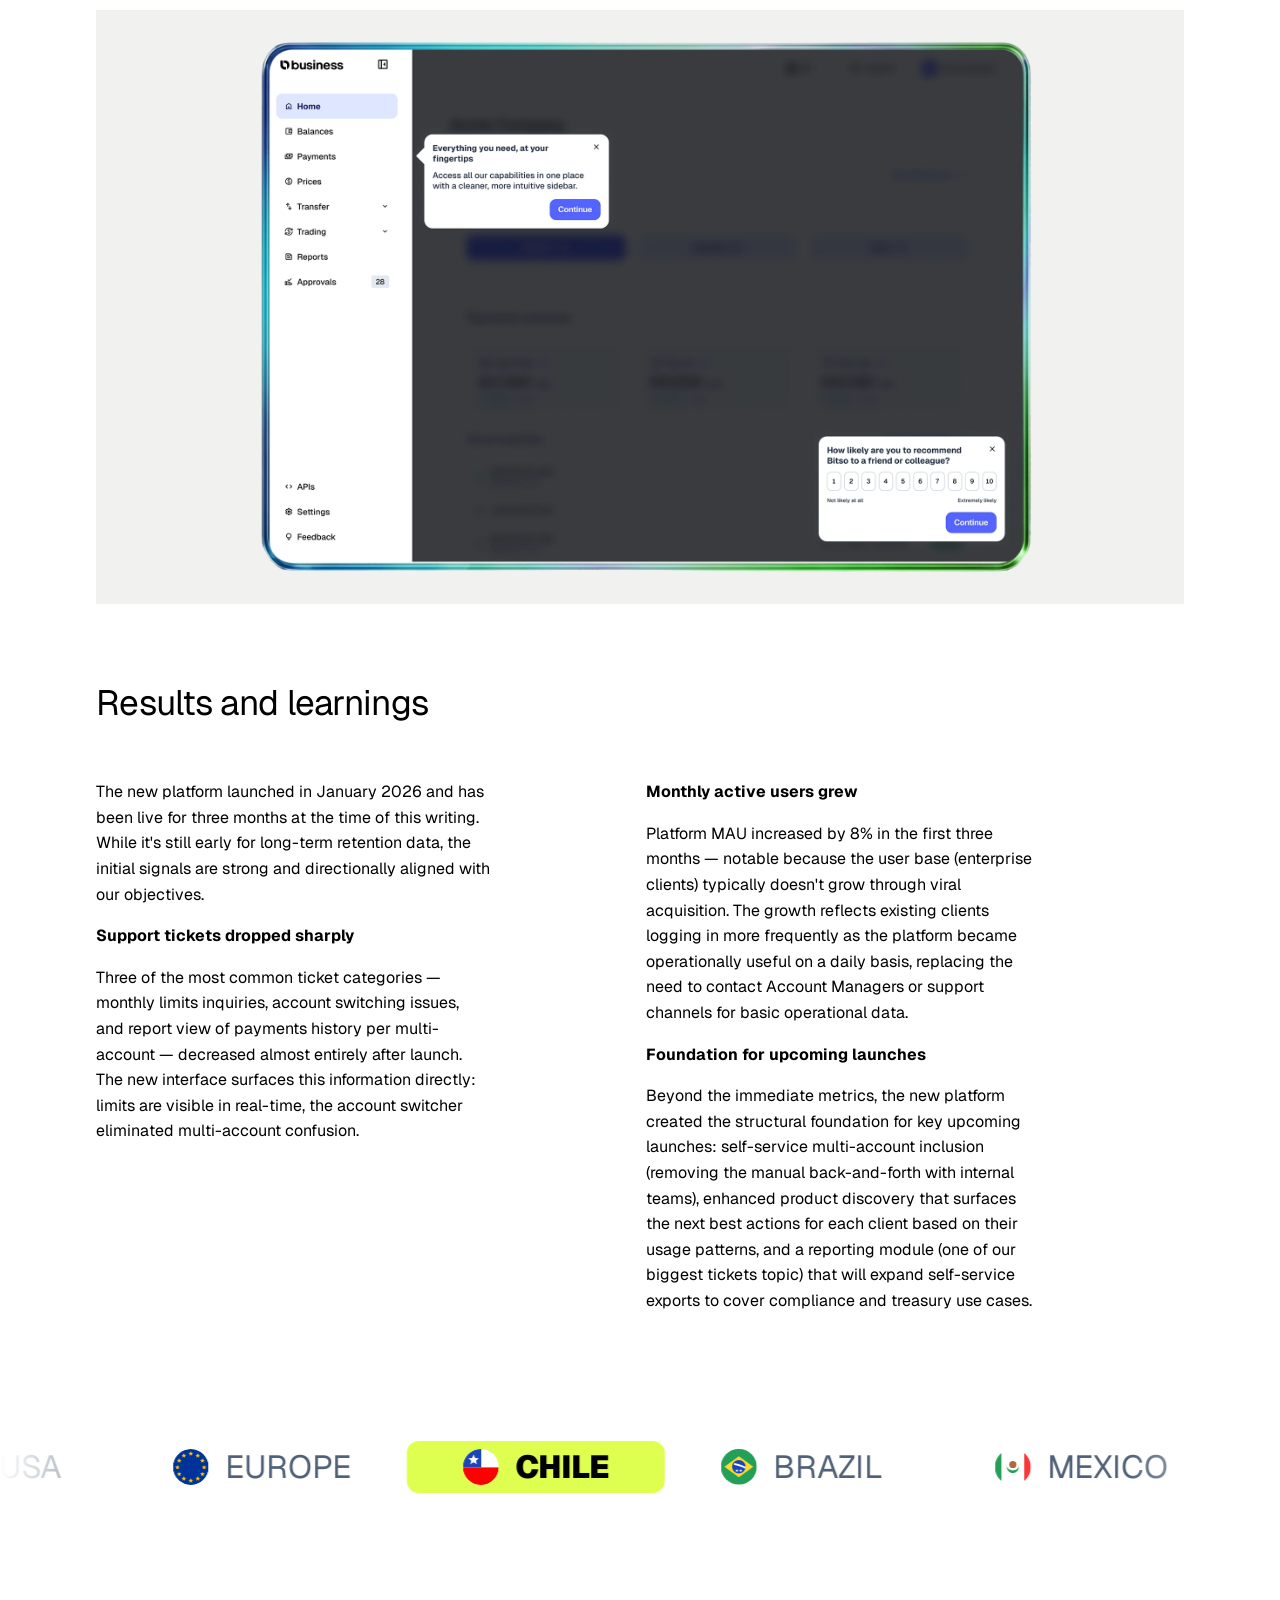
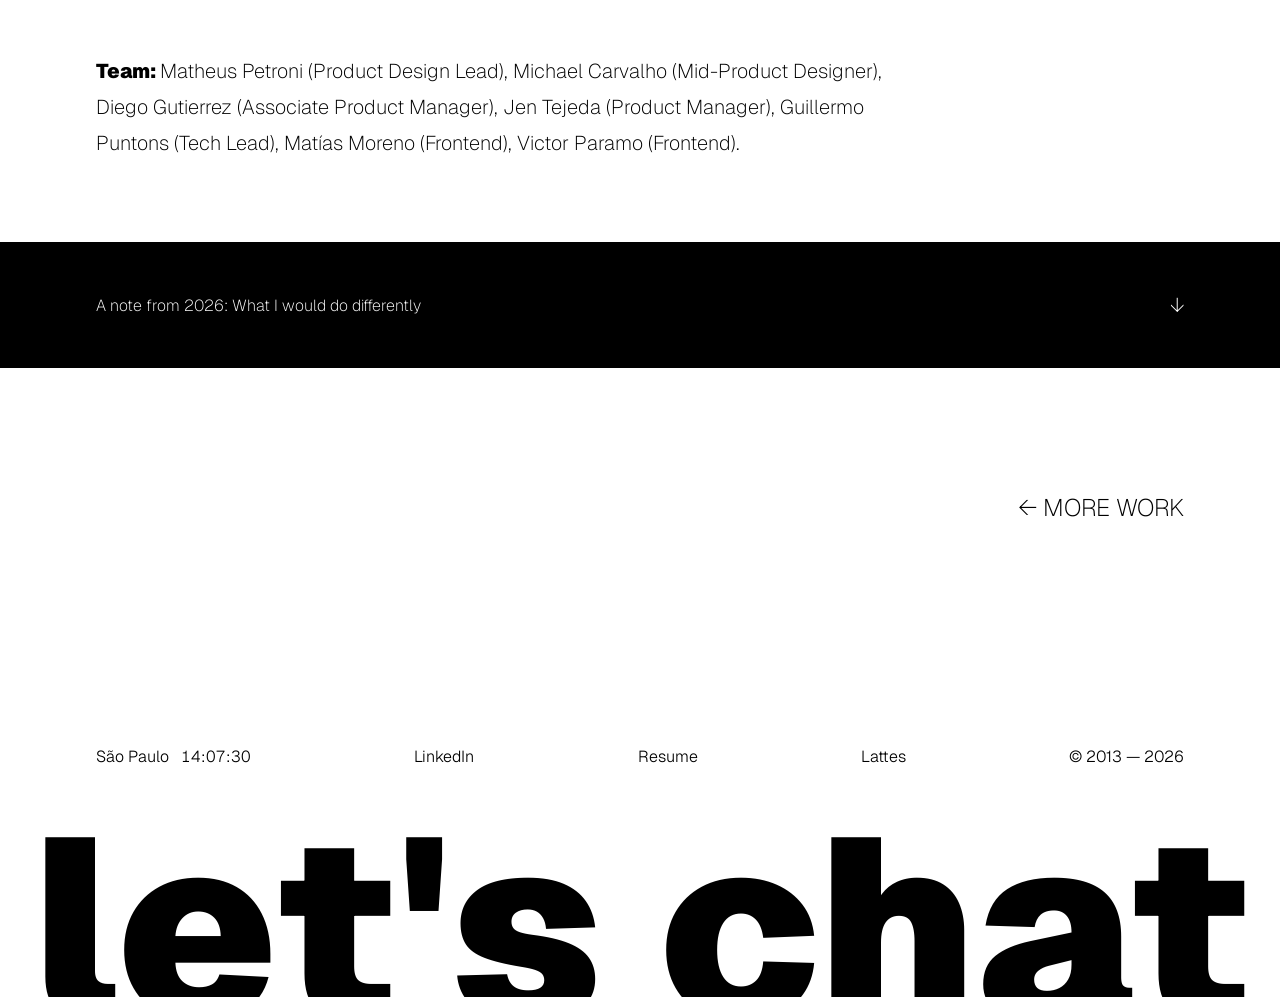
<file: case-study-bitso-business-dashboard.html>
<!DOCTYPE html>
<html lang="en">
<head>
  <meta charset="UTF-8">
  <meta name="viewport" content="width=device-width, initial-scale=1.0">
  <meta name="description" content="Bitso Business Dashboard — A case study by Matheus Petroni on rebuilding a merchant platform from scratch for companies moving billions across borders.">
  <title>Bitso Business Dashboard — Matheus Petroni</title>

  <link rel="preconnect" href="https://fonts.googleapis.com">
  <link rel="preconnect" href="https://fonts.gstatic.com" crossorigin>
  <link href="https://fonts.googleapis.com/css2?family=Geist:wght@100..900&display=swap" rel="stylesheet">

  <meta property="og:title" content="Bitso Business Dashboard — Matheus Petroni">
  <meta property="og:description" content="Rebuilt a merchant platform from scratch for companies moving billions across borders — leading UX strategy, information architecture, and interaction design at Bitso.">
  <meta property="og:image" content="https://mthpetroni.com/assets/images/og-bitso-business-dashboard.jpg">
  <meta property="og:url" content="https://mthpetroni.com/case-study-bitso-business-dashboard.html">
  <meta property="og:type" content="website">
  <meta property="og:image:width" content="1200">
  <meta property="og:image:height" content="630">
  <meta property="og:image:type" content="image/jpeg">

  <link rel="icon" type="image/svg+xml" href="assets/icons/asterisk.svg">
  <link rel="stylesheet" href="css/styles.css">
</head>
<body>

  <!-- Skip to content -->
  <a class="skip-link" href="#main-content">Skip to content</a>

  <!-- ======================================================================
       APPBAR
       ====================================================================== -->
  <header class="appbar" role="banner">
    <div class="appbar-inner">
      <a href="index.html" class="appbar-logo" aria-label="Matheus Petroni — home">Matheus Petroni</a>

      <nav class="appbar-nav" aria-label="Main navigation">
        <a href="index.html#work"   class="nav-link">Work</a>
        <a href="index.html#vision" class="nav-link">Vision</a>
        <a href="index.html#about"  class="nav-link">About</a>
      </nav>

      <button
        class="hamburger"
        aria-label="Open navigation menu"
        aria-expanded="false"
        aria-controls="mobile-drawer"
      >
        <span class="hamburger-line"></span>
        <span class="hamburger-line"></span>
        <span class="hamburger-line"></span>
      </button>
    </div>
  </header>

  <!-- ======================================================================
       MOBILE DRAWER
       ====================================================================== -->
  <div class="mobile-drawer" id="mobile-drawer" aria-hidden="true" inert>
    <div class="drawer-overlay" role="presentation"></div>
    <nav class="drawer-panel" aria-label="Mobile navigation">
      <button class="drawer-close" aria-label="Close navigation menu">✕</button>
      <a href="index.html#work"   class="drawer-link">Work</a>
      <a href="index.html#vision" class="drawer-link">Vision</a>
      <a href="index.html#about"  class="drawer-link">About</a>
    </nav>
  </div>

  <!-- ======================================================================
       MAIN
       ====================================================================== -->
  <main id="main-content">

    <!-- ====================================================================
         CASE STUDY HEADER
         ==================================================================== -->
    <section class="cs-header" aria-label="Case study overview">
      <div class="cs-header-inner">

        <a href="index.html" class="back-link" aria-label="Back to all work">← BACK</a>

        <div class="cs-header-content">
          <div class="cs-header-left">
            <h1 class="cs-title">Bitso Business Dashboard</h1>
            <div class="cs-meta">
              <span class="cs-company">Bitso</span>
              <span class="cs-meta-separator">/</span>
              <span class="cs-year">2025</span>
            </div>
          </div>
          <div class="cs-header-right">
            <p class="cs-intro">Bitso Business, the enterprise arm of Latin America's leading crypto-financial platform, was running its B2B operations — cross-border payments, FX, treasury management — on a web interface mirrored from the legacy retail consumer wallet. Business users moving millions monthly were navigating memecoins, had no visibility into balances or transaction statuses, and operated without multi-account support. The platform was actively working against retention: data showed non-API users churning at 6.58%, nearly ten times the 0.67% rate of API users who bypassed the interface entirely.</p>
            <p class="cs-intro">I led the design strategy to change that. Over some months, I defined the end-to-end vision for a purpose-built business platform — new information architecture, new navigation, a real-time operational homepage, multi-account payments, and a full web design system co-created from zero using AI and open-source foundations. I set the direction, established the structural and visual foundations, and guided a team of designers through execution across every surface.</p>
            <p class="cs-timeframe">Timeframe: 6 months</p>
          </div>
        </div>

      </div>
    </section>

    <!-- Hero image -->
    <div class="cs-hero-image">
      <img
        src="data:image/svg+xml,%3Csvg xmlns=%27http://www.w3.org/2000/svg%27/%3E"
        data-src="assets/images/bitso-business-dashboard-hero.webp"
        alt="Bitso Business Dashboard — merchant platform overview"
        width="1440"
        height="810"
        loading="lazy"
        style="background: #000000; width: 100%;"
        class="lazy"
      >
    </div>

    <!-- ====================================================================
         WHAT IS BITSO BUSINESS?
         ==================================================================== -->
    <section class="cs-section" aria-label="What is Bitso Business?">
      <div class="cs-section-inner">
        <div>
          <h2 class="cs-section-title">About Bitso Business</h2>
          <div class="cs-section-body">
            <div>
              <p>Bitso is the leading crypto-financial platform in Latin America. Bitso Business is its B2B arm, a platform that enables companies to perform cross-border payments, FX operations, OTC trading, and treasury management using stablecoins (USDT, USDC) as rails across currencies like MXN, USD, BRL, ARS, COP, and EUR.</p>
              <p>Clients range from payment aggregators and remittance companies to fintechs and large enterprises operating across LATAM, the U.S., and Europe.</p>
            </div>
            <div class="cs-stats">
              <div class="cs-stat">
                <span class="cs-stat-value">$82B</span>
                <span class="cs-stat-label">annualized total payment volume processed in 2025</span>
              </div>
              <div class="cs-stat">
                <span class="cs-stat-value">$15.6B</span>
                <span class="cs-stat-label">annualized volume in real-time payments in Mexico alone in 2025</span>
              </div>
              <div class="cs-stat">
                <span class="cs-stat-value">+2000</span>
                <span class="cs-stat-label">institutional clients across US, LATAM and Europe</span>
              </div>
            </div>
          </div>
        </div>
      </div>
    </section>

    <!-- ====================================================================
         SCENARIO
         ==================================================================== -->
    <section class="cs-section" aria-label="Scenario">
      <div class="cs-section-inner">
        <div>
          <h2 class="cs-section-title">Scenario</h2>
          <div class="cs-section-body">
            <div>
              <p>Bitso was undergoing a company-wide rebrand, and refreshing the Business platform was a natural part of that movement — but the real challenges went far deeper than visual alignment. Business clients were trapped inside an interface designed for retail crypto users. The gap between what enterprise clients needed to operate and what the platform offered was wide, measurable, and growing.</p>
              <p><strong>What the data told us</strong></p>
              <p>The strongest signal was the churn delta: customers using Bitso's APIs — who never touched the platform's UI — had a revenue churn of just 0.67%. Non-API users, the ones depending on the interface for their daily work, churned at 6.58%. The platform experience was a key lever for retention and it was failing.</p>
              <p>Customer Support reinforced the picture. A significant share of incoming tickets were about information that should have been self-service but simply wasn't available or findable in the platform. Clients were reaching out to ask about their monthly transaction limits, to request breakdowns of operations per sub-account (critical for users with the multi-account feature enabled), and to generate reports they had no way to pull on their own. The support team was functioning as a proxy for missing product functionality, absorbing a load of 20% to 30% tickets per month on topics that a well-designed dashboard would eliminate entirely.</p>
            </div>
            <div class="cs-pain-points">
              <p><strong>What clients experienced</strong></p>
              <div class="cs-pain-point">
                <p><span class="cs-pain-point-title">A retail interface that confused business users.</span> The homepage was dominated by crypto tokens and altcoin listings. There was no visibility into balances across currencies, no transaction status tracking, no operational data at a glance. Business users had to mentally filter out noise that had nothing to do with their work.</p>
              </div>
              <div class="cs-pain-point">
                <p><span class="cs-pain-point-title">Manual processes for critical payment flows.</span> OTC trading, and the activation of US Wire, SWIFT, and SEPA for Euro transactions, all required back-and-forth coordination with internal teams. There were no self-service paths for operations that clients needed to execute weekly.</p>
              </div>
              <div class="cs-pain-point">
                <p><span class="cs-pain-point-title">No business-specific tools.</span> Lack of reporting tools, reconciliation exports, fee transparency, and treasury management dashboards. Multi-user and multi-account structures were non-existent.</p>
              </div>
              <div class="cs-pain-point">
                <p><span class="cs-pain-point-title">Buried product discovery.</span> Clients often didn't know what services were available to them. New ramps, payment rails, and treasury tools were invisible in the navigation. Cross-selling depended entirely on Account Managers remembering to mention them.</p>
              </div>
            </div>
          </div>
        </div>
      </div>
    </section>

    <!-- ====================================================================
         EXPECTED ACHIEVEMENTS
         ==================================================================== -->
    <section class="cs-section" aria-label="Expected achievements">
      <div class="cs-section-inner">
        <div>
          <h2 class="cs-section-title">Expected achievements</h2>
          <div class="cs-achievements">
            <div class="cs-achievement-card">
              <strong>Increase retention</strong>
              <p>Reduce churn among non-API users by giving them a purpose-built interface that eliminates the friction driving them to leave.</p>
            </div>
            <div class="cs-achievement-card">
              <strong>Boost engagement</strong>
              <p>Shift the platform from an occasional portal to a daily operational hub, replacing the need to contact Account Managers or open support tickets for basic operational data.</p>
            </div>
            <div class="cs-achievement-card">
              <strong>Enable cross-selling</strong>
              <p>Make it structurally easy for clients to discover and activate services like SEPA, SWIFT and treasury tools through contextual visibility in the interface.</p>
            </div>
            <div class="cs-achievement-card">
              <strong>Provide transparency</strong>
              <p>Give clear visibility into fees, volumes, transaction statuses, and account limits through real-time dashboards.</p>
            </div>
            <div class="cs-achievement-card">
              <strong>Support multi accounts</strong>
              <p>Enable parent/sub-accounts, role-based permissions, and cross-account visibility for clients managing multiple subsidiaries or regional operations.</p>
            </div>
          </div>
        </div>
      </div>
    </section>

    <div class="cs-image-block">
      <div class="img-compare" data-compare>
        <!-- After: old screen (base layer, defines height) -->
        <img
          src="data:image/svg+xml,%3Csvg xmlns=%27http://www.w3.org/2000/svg%27/%3E"
          data-src="assets/images/bitso-business-dashboard-scenario-1.webp"
          alt="Old Bitso Business platform"
          width="1248"
          height="702"
          loading="lazy"
          class="lazy img-compare-after"
        >
        <!-- Before: new screen (overlay, clipped) -->
        <img
          src="data:image/svg+xml,%3Csvg xmlns=%27http://www.w3.org/2000/svg%27/%3E"
          data-src="assets/images/bitso-business-dashboard-scenario-1-comparison.webp"
          alt="New Bitso Business platform"
          width="1248"
          height="702"
          loading="lazy"
          class="lazy img-compare-before"
          style="clip-path: inset(0 95% 0 0);"
        >
        <!-- Divider handle -->
        <div class="img-compare-handle" style="left: 5%;">
          <div class="img-compare-line"></div>
          <div class="img-compare-btn">
            <svg width="20" height="20" viewBox="0 0 20 20" fill="none" aria-hidden="true">
              <path d="M6 10H14M6 10L9 7M6 10L9 13M14 10L11 7M14 10L11 13" stroke="currentColor" stroke-width="1.5" stroke-linecap="round" stroke-linejoin="round"/>
            </svg>
          </div>
          <div class="img-compare-line"></div>
        </div>
      </div>
      <p class="cs-image-caption"><strong>Drag to compare ↔</strong> — the original retail-oriented interface x the new business dashboard. The redesign replaced token listings with operational data, balance visibility, and business-relevant workflows front and center.</p>
    </div>

    <!-- ====================================================================
         ROLE
         ==================================================================== -->
    <section class="cs-section" aria-label="Role">
      <div class="cs-section-inner">
        <div>
          <h2 class="cs-section-title">Role</h2>
          <div class="cs-section-body">
            <div>
              <p>I led the design strategy — defining the vision, structure, and visual direction for the entire initiative — then guided a team of designers through execution across all surfaces.</p>
              <p>I worked alongside a Product Director (Alexandre Santos Spengler), an Associated Product Manager (Diego M. Gutierrez Cordova), and closely with Key Account Managers who provided continuous client context throughout the project.</p>
              <p>I directed the design work of Michael Carvalho Pinto Da Cunha, who shared with me the responsible for part of screen-level UI execution under my guidance.</p>
            </div>
            <div>
              <p><strong>What I personally owned:</strong></p>
              <ul class="cs-bullet-list">
                <li>The end-to-end design strategy: information architecture, navigation model, visual direction, and design principles for the entire platform</li>
                <li>Research leadership: structuring the discovery program, running enterprise client interviews, synthesizing findings into design requirements</li>
                <li>Co-creation of the web design system from zero — defining tokens, component logic, and governance — using AI tools and open-source foundations</li>
                <li>Cross-functional decisions: migration strategy, Figma workspace structure, phased rollout planning, and alignment with engineering on technical constraints</li>
              </ul>
              <p style="margin-top: 1.5rem;"><strong>What I directed:</strong></p>
              <ul class="cs-bullet-list">
                <li>Part of the UI execution across all key surfaces (homepage, payments, reporting, trading, account switcher)</li>
                <li>Visual refinement and component-level decisions within the design system</li>
                <li>Events mapping and dashboard creations in Amplitude</li>
                <li>Screen-level QA and design review before each engineering handoff</li>
              </ul>
            </div>
          </div>
        </div>
      </div>
    </section>

    <!-- ====================================================================
         PROCESS
         ==================================================================== -->
    <section class="cs-section" aria-label="Process">
      <div class="cs-section-inner">
        <div>
          <h2 class="cs-section-title">Process</h2>
          <div class="cs-section-body">
            <div>
              <p><strong>Discovery Insights</strong></p>
              <p>We ran a structured discovery program combining internal stakeholder knowledge with direct enterprise client research. We organized the research around six themes that emerged from an initial landscape review: daily usage and pain points, reporting and reconciliation, navigation and information-finding, trading workflows, multi-account needs, and cross-selling opportunities.</p>
              <p>We layered in data from previous research cycles, behavioral analytics, and a competitive benchmarking exercise covering 5 platforms of big competitors.</p>
              <p>Four findings drove the direction of the redesign:</p>
              <p><strong>Business clients don't hold altcoins, and the retail UI confused them.</strong> 80% of Business accounts held only stablecoins (USDT, USDC) and fiat currencies. The presence of memecoins and altcoin listings on the homepage was irrelevant and was actively eroding trust. Multiple clients described the interface as feeling "consumer-grade" and "not built for us."</p>
            </div>
            <div>
              <ul class="cs-bullet-list">
                <li><strong>Reporting was critical and completely broken.</strong> 15% of support tickets in the Business segment were related to transaction exports, fee breakdowns, or reconciliation data. Clients needed this information for compliance, accounting, and operational tracking — and the platform couldn't provide it without manual intervention.</li>
                <li><strong>Multi-user access was a genuine blocker.</strong> Enterprise clients managing multiple subsidiaries or regional operations couldn't switch between accounts without logging out. 2 of our top-revenue clients had explicitly flagged this as a reason they considered alternatives.</li>
                <li><strong>Operational visibility was nearly nonexistent.</strong> Clients couldn't see their real-time balances across currencies, had no way to find how to activate SWIFT or SEPA transactions, and had no visibility into fee structures. This information existed in Bitso's systems but was never surfaced easily in the UI.</li>
              </ul>
            </div>
          </div>
        </div>
      </div>
    </section>

    <div class="cs-image-block">
      <img
        src="data:image/svg+xml,%3Csvg xmlns=%27http://www.w3.org/2000/svg%27/%3E"
        data-src="assets/images/bitso-business-dashboard-process-1.webp"
        alt="Concept prototypes and design iteration rounds"
        width="1248"
        height="702"
        loading="lazy"
        style="background: #000000;"
        class="lazy"
      >
    </div>

    <section class="cs-section" aria-label="Information Architecture">
      <div class="cs-section-inner">
        <div>
          <div class="cs-section-body">
            <div>
              <p><strong>Information Architecture</strong></p>
              <p>The existing navigation was inherited from the retail product and organized around crypto concepts: wallets, tokens, trading pairs. None of this mapped to how business clients thought about their work. We rebuilt the information architecture from scratch, organizing around business workflows rather than product features.</p>
              <p><strong>Before (retail model):</strong> Wallet (token listings) → Trading; Settings</p>
              <p><strong>After (business model):</strong> New real-time dashboard/home → Payments (pay-ins / payouts with status tracking); Trading (OTC); Reports (self-service exports); Limits; Settings (accounts, permissions, API keys)</p>
            </div>
            <div>
              <p>The restructuring was informed directly by the research: we mapped the top 5 jobs-to-be-done enterprise clients performed weekly, ranked by frequency from analytics data and validated in interviews. The new navigation puts the most common workflows — performing pay-ins and payouts, tracking payments, generating reports, switching accounts — within one click of the homepage.</p>
            </div>
          </div>
        </div>
      </div>
    </section>

    <!-- ====================================================================
         DESIGN SYSTEM
         ==================================================================== -->
    <section class="cs-section" aria-label="Design System">
      <div class="cs-section-inner">
        <div>
          <div class="cs-section-body">
            <div>
              <p><strong>Design System</strong></p>
              <p>Building a new platform from scratch meant we needed a complete component library.</p>
              <p>We made a deliberate architectural decision: use open-source component libraries as the structural base (getting accessibility, responsiveness, and interaction patterns out of the box from the Radix UI), apply Bitso's new brand identity tokens as a theming layer on top, and use AI tools to accelerate the parts of design system work that are typically the slowest.</p>
              <p>Open-source foundations gave us production-ready components with tested interaction patterns, keyboard navigation, and screen reader support — things that would have taken a lot more to build and validate from scratch.</p>
            </div>
            <div>
              <p>AI-assisted generation compressed the most time-intensive parts of the process. We built that at the same time AI were evolving to support even more the component creation process. It helped a lot to a) write prompt-format descriptions of each component to be better read by LLMs and b) built the proper component and its variants using MCP and skills on Cursor and/or Claude Code.</p>
              <p>The design system shipped with a contribution model: new components required a proposal, a review cycle, and documentation before being added to the library. This kept the system from fragmenting as multiple designers worked in parallel across surfaces.</p>
            </div>
          </div>
        </div>
      </div>
    </section>

    <div class="cs-image-block">
      <img
        src="data:image/svg+xml,%3Csvg xmlns=%27http://www.w3.org/2000/svg%27/%3E"
        data-src="assets/images/bitso-business-dashboard-process-2.webp"
        alt="Design system components and token structure"
        width="1248"
        height="702"
        loading="lazy"
        style="background: #000000;"
        class="lazy"
      >
    </div>

    <!-- ====================================================================
         KEY DESIGN DECISIONS
         ==================================================================== -->
    <section class="cs-section" aria-label="Key design decisions">
      <div class="cs-section-inner">
        <div>
          <h2 class="cs-section-title">Key design decisions</h2>
          <div class="cs-section-body">
            <div>
              <p>We created a homepage to be a financial operations center. The old homepage showed token prices. The new homepage was designed as a real-time operational dashboard — the first thing a business user sees when they log in. It surfaces real-time balances per currency, transaction statuses across payment rails (SEPA, SWIFT, SPEI, PIX), volume and fee metrics for the current period, failed transfer alerts requiring attention, limits control and visibility around which account are you operating and with which role.</p>
            </div>
            <div>
              <p><strong>What we rejected:</strong> An early concept organized the homepage around product categories into tabs (Payments, Trading, Treasury) as separate modules. Validation process showed this created cognitive overhead: users didn't think in product categories, they thought in operational questions. We shifted to a status-and-action model instead.</p>
            </div>
          </div>
        </div>
      </div>
    </section>

    <div class="cs-image-block">
      <img
        src="data:image/svg+xml,%3Csvg xmlns=%27http://www.w3.org/2000/svg%27/%3E"
        data-src="assets/images/bitso-business-dashboard-deliverables-1.webp"
        alt="Dashboard home and navigation system"
        width="1248"
        height="702"
        loading="lazy"
        style="background: #000000;"
        class="lazy"
      >
    </div>

    <section class="cs-section" aria-label="Account switcher">
      <div class="cs-section-inner">
        <div>
          <div class="cs-section-body eighty">
            <div>
              <p>The account switcher is a persistent control in the navigation that lets users move between linked accounts without losing their place in the platform. It sounds simple, but this was one of the most-requested features in our enterprise client interviews.</p>
              <p><strong>Design principle:</strong> switching accounts should feel like switching tabs, not like logging into a different product. The switcher preserves the user's current page, so a client reviewing payments for their Mexico subsidiary can switch to their Colombia subsidiary and land in the same view, with the same filters applied to different data.</p>
            </div>
          </div>
        </div>
      </div>
    </section>

    <div class="cs-image-block" style="padding-top: 16px;">
      <img
        src="data:image/svg+xml,%3Csvg xmlns=%27http://www.w3.org/2000/svg%27/%3E"
        data-src="assets/images/bitso-business-dashboard-deliverables-2.webp"
        alt="Transaction management and bulk operations screens"
        width="1248"
        height="702"
        loading="lazy"
        style="background: #000000;"
        class="lazy"
      >
    </div>

    <section class="cs-section" aria-label="Payments page">
      <div class="cs-section-inner">
        <div>
          <div class="cs-section-body eighty">
            <div>
              <p>The payments page was created from scratch to serve both account holders and their associated sub-accounts, with full status tracking, fee breakdowns, filters, and export capabilities. The associated accounts view shows transaction activity across sub-accounts in a single, filterable table — enabling the cross-account visibility enterprise clients needed.</p>
            </div>
          </div>
        </div>
      </div>
    </section>

    <div class="cs-image-block" style="padding-top: 16px;">
      <img
        src="data:image/svg+xml,%3Csvg xmlns=%27http://www.w3.org/2000/svg%27/%3E"
        data-src="assets/images/bitso-business-dashboard-deliverables-3.webp"
        alt="Compliance reporting and API tools"
        width="1248"
        height="702"
        loading="lazy"
        style="background: #000000;"
        class="lazy"
      >
    </div>

    <section class="cs-section" aria-label="Ramp discovery">
      <div class="cs-section-inner">
        <div>
          <div class="cs-section-body eighty">
            <div>
              <p>The activation of new payment flows — US Wire, SWIFT, SEPA for Euros — was previously hidden inside each asset details page, requiring clients to know what they were looking for or even not letting them know these ramps were available for activation. We moved ramp discovery and activation into persistent, always-visible surfaces in the navigation and homepage, making it significantly easier for clients to find and enable new payment rails in just one click from the home page.</p>
            </div>
          </div>
        </div>
      </div>
    </section>

    <div class="cs-image-block" style="padding-top: 16px;">
      <div class="img-compare" data-compare>
        <!-- After: new screen (base layer, defines height) -->
        <img
          src="data:image/svg+xml,%3Csvg xmlns=%27http://www.w3.org/2000/svg%27/%3E"
          data-src="assets/images/bitso-business-dashboard-deliverables-4-comparison.webp"
          alt="New Bitso Business deliverable"
          width="1248"
          height="702"
          loading="lazy"
          class="lazy img-compare-after"
        >
        <!-- Before: old screen (overlay, clipped) -->
        <img
          src="data:image/svg+xml,%3Csvg xmlns=%27http://www.w3.org/2000/svg%27/%3E"
          data-src="assets/images/bitso-business-dashboard-deliverables-4.webp"
          alt="Old Bitso Business deliverable"
          width="1248"
          height="702"
          loading="lazy"
          class="lazy img-compare-before"
          style="clip-path: inset(0 95% 0 0);"
        >
        <!-- Divider handle -->
        <div class="img-compare-handle" style="left: 5%;">
          <div class="img-compare-line"></div>
          <div class="img-compare-btn">
            <svg width="20" height="20" viewBox="0 0 20 20" fill="none" aria-hidden="true">
              <path d="M6 10H14M6 10L9 7M6 10L9 13M14 10L11 7M14 10L11 13" stroke="currentColor" stroke-width="1.5" stroke-linecap="round" stroke-linejoin="round"/>
            </svg>
          </div>
          <div class="img-compare-line"></div>
        </div>
      </div>
      <p class="cs-image-caption"><strong>Drag to compare ↔</strong> — new payment entry points vs. the previous modal-based experience.</p>
    </div>

    <section class="cs-section" aria-label="Contextual banners">
      <div class="cs-section-inner">
        <div>
          <div class="cs-section-body eighty">
            <div>
              <p>We also designed a dedicated lateral space for contextual banners and alerts — surfacing platform communications (new feature announcements, security measures, compliance notices, account-level updates) without disrupting core workflows. This replaced a pattern of email-only communications that clients frequently missed.</p>
            </div>
          </div>
        </div>
      </div>
    </section>

    <div class="cs-image-block" style="padding-top: 16px;">
      <img
        src="data:image/svg+xml,%3Csvg xmlns=%27http://www.w3.org/2000/svg%27/%3E"
        data-src="assets/images/bitso-business-dashboard-deliverables-5.webp"
        alt=""
        width="1248"
        height="702"
        loading="lazy"
        style="background: #000000;"
        class="lazy"
      >
    </div>

    <section class="cs-section" aria-label="Amplitude Guides">
      <div class="cs-section-inner">
        <div>
          <div class="cs-section-body eighty">
            <div>
              <p>We introduced an entire new metric structure for the platform, detailing all the events we want to have and also including Amplitude Guides &amp; Surveys into Bitso Business for the first time. New clients are guided through the platform at key moments in their first sessions, while NPS and CSAT surveys run continuously — giving the team a direct, in-product feedback loop that had never existed before.</p>
            </div>
          </div>
        </div>
      </div>
    </section>

    <div class="cs-image-block" style="padding-top: 16px;">
      <img
        src="data:image/svg+xml,%3Csvg xmlns=%27http://www.w3.org/2000/svg%27/%3E"
        data-src="assets/images/bitso-business-dashboard-deliverables-6.webp"
        alt=""
        width="1248"
        height="702"
        loading="lazy"
        style="background: #000000;"
        class="lazy"
      >
    </div>

    <!-- ====================================================================
         RESULTS AND LEARNINGS
         ==================================================================== -->
    <section class="cs-section" aria-label="Results and learnings">
      <div class="cs-section-inner">
        <div>
          <h2 class="cs-section-title">Results and learnings</h2>
          <div class="cs-section-body">
            <div>
              <p>The new platform launched in January 2026 and has been live for three months at the time of this writing. While it's still early for long-term retention data, the initial signals are strong and directionally aligned with our objectives.</p>
              <p><strong>Support tickets dropped sharply</strong></p>
              <p>Three of the most common ticket categories — monthly limits inquiries, account switching issues, and report view of payments history per multi-account — decreased almost entirely after launch. The new interface surfaces this information directly: limits are visible in real-time, the account switcher eliminated multi-account confusion.</p>
            </div>
            <div>
              <p><strong>Monthly active users grew</strong></p>
              <p>Platform MAU increased by 8% in the first three months — notable because the user base (enterprise clients) typically doesn't grow through viral acquisition. The growth reflects existing clients logging in more frequently as the platform became operationally useful on a daily basis, replacing the need to contact Account Managers or support channels for basic operational data.</p>
              <p><strong>Foundation for upcoming launches</strong></p>
              <p>Beyond the immediate metrics, the new platform created the structural foundation for key upcoming launches: self-service multi-account inclusion (removing the manual back-and-forth with internal teams), enhanced product discovery that surfaces the next best actions for each client based on their usage patterns, and a reporting module (one of our biggest tickets topic) that will expand self-service exports to cover compliance and treasury use cases.</p>
            </div>
          </div>
        </div>
      </div>
    </section>

    <div class="cs-marquee-outer">
      <div class="cs-marquee-wrapper">
        <div class="cs-marquee-track" aria-hidden="true">
          <!-- Set 1 -->
          <div class="cs-marquee-item">
            <img src="assets/icons/usa-flag.svg" alt="" class="cs-marquee-flag">
            <span class="cs-marquee-label">USA</span>
          </div>
          <div class="cs-marquee-item">
            <img src="assets/icons/europe-flag.svg" alt="" class="cs-marquee-flag">
            <span class="cs-marquee-label">Europe</span>
          </div>
          <div class="cs-marquee-item">
            <img src="assets/icons/chile-flag.svg" alt="" class="cs-marquee-flag">
            <span class="cs-marquee-label">Chile</span>
          </div>
          <div class="cs-marquee-item">
            <img src="assets/icons/brazil-flag.svg" alt="" class="cs-marquee-flag">
            <span class="cs-marquee-label">Brazil</span>
          </div>
          <div class="cs-marquee-item">
            <img src="assets/icons/mexico-flag.svg" alt="" class="cs-marquee-flag">
            <span class="cs-marquee-label">Mexico</span>
          </div>
          <div class="cs-marquee-item">
            <img src="assets/icons/colombia-flag.svg" alt="" class="cs-marquee-flag">
            <span class="cs-marquee-label">Colombia</span>
          </div>
          <div class="cs-marquee-item">
            <img src="assets/icons/argentina-flag.svg" alt="" class="cs-marquee-flag">
            <span class="cs-marquee-label">Argentina</span>
          </div>
          <!-- Set 2 — duplicate for seamless loop -->
          <div class="cs-marquee-item">
            <img src="assets/icons/usa-flag.svg" alt="" class="cs-marquee-flag">
            <span class="cs-marquee-label">USA</span>
          </div>
          <div class="cs-marquee-item">
            <img src="assets/icons/europe-flag.svg" alt="" class="cs-marquee-flag">
            <span class="cs-marquee-label">Europe</span>
          </div>
          <div class="cs-marquee-item">
            <img src="assets/icons/chile-flag.svg" alt="" class="cs-marquee-flag">
            <span class="cs-marquee-label">Chile</span>
          </div>
          <div class="cs-marquee-item">
            <img src="assets/icons/brazil-flag.svg" alt="" class="cs-marquee-flag">
            <span class="cs-marquee-label">Brazil</span>
          </div>
          <div class="cs-marquee-item">
            <img src="assets/icons/mexico-flag.svg" alt="" class="cs-marquee-flag">
            <span class="cs-marquee-label">Mexico</span>
          </div>
          <div class="cs-marquee-item">
            <img src="assets/icons/colombia-flag.svg" alt="" class="cs-marquee-flag">
            <span class="cs-marquee-label">Colombia</span>
          </div>
          <div class="cs-marquee-item">
            <img src="assets/icons/argentina-flag.svg" alt="" class="cs-marquee-flag">
            <span class="cs-marquee-label">Argentina</span>
          </div>
        </div>
      </div>
    </div>

    <div class="cs-team-block">
      <p><span class="cs-team-label">Team:</span> <span class="cs-team-list">Matheus Petroni (Product Design Lead), Michael Carvalho (Mid-Product Designer), Diego Gutierrez (Associate Product Manager), Jen Tejeda (Product Manager), Guillermo Puntons (Tech Lead), Matías Moreno (Frontend), Victor Paramo (Frontend).</span></p>
    </div>

    <!-- More cases -->
    <div class="cs-accordion-block">
      <div class="cs-accordion-block-inner">
      <div class="accordion">
        <button class="accordion-trigger" aria-expanded="false" aria-controls="note-2026-body">
          <span class="accordion-title">A note from 2026: What I would do differently</span>
          <span class="accordion-icon" aria-hidden="true">↓</span>
        </button>
        <div class="accordion-body" id="note-2026-body" aria-hidden="true">
          <div class="accordion-content">
            <p><strong>Define design-specific success metrics before launch — and retrofit them if you can't.</strong></p>
            <p>We inherited a legacy retail platform with limited instrumentation for business users, which meant our results are product-level: MAU, support tickets. Those numbers are meaningful, but they don't tell you exactly the connection between design choices to outcomes, such as time-on-task for the payments flow, discovery rate for monthly limits and payment history access frequency. Today I'd push for that instrumentation from day one, and if the legacy platform made that impossible (which was the case), I'd defend the retroactive work of adding measurement to the old platform before migration — even a few weeks of baseline data would have made the before/after comparison substantially more credible.</p>
            <p style="margin-top: 3.5rem;"><strong>Document the design system process in real time, not in retrospect.</strong></p>
            <p>The AI + open-source approach was genuinely novel and saved us months — but I didn't capture it carefully enough as it was happening. That was a double miss, because the methodology itself was moving fast: during the project, AI capabilities for UI design improved significantly, Figma MCP launched, and Claude Design followed. What started as a relatively fixed set of tools kept evolving mid-process. The decisions we made — how we evaluated open-source bases, what we delegated to AI, what still required manual craft and judgment — would have been valuable both as internal knowledge and as a reference for the broader design community.</p>
          </div>
        </div>
      </div>
      </div>
    </div>

    <div class="more-cases-wrapper">
      <a href="index.html#work" class="more-cases-link">← MORE WORK</a>
    </div>

  </main>

  <!-- ======================================================================
       FOOTER
       ====================================================================== -->
  <footer class="site-footer" role="contentinfo">

    <div class="footer-bar">
      <div class="footer-bar-inner">
        <div class="footer-location">
          <span>São Paulo</span>
          <time class="live-clock" id="clock-footer" aria-live="polite" aria-atomic="true"></time>
        </div>
        <nav class="footer-nav" aria-label="Footer navigation">
          <a
            href="https://www.linkedin.com/in/matheuspetroni/"
            class="footer-nav-link"
            target="_blank"
            rel="noopener noreferrer"
            aria-label="LinkedIn profile (opens in new tab)"
          >LinkedIn</a>
          <a
            href="assets/docs/resume.pdf"
            class="footer-nav-link"
            target="_blank"
            rel="noopener noreferrer"
            aria-label="Resume PDF (opens in new tab)"
          >Resume</a>
          <a
            href="https://lattes.cnpq.br/6202919776158281"
            class="footer-nav-link"
            target="_blank"
            rel="noopener noreferrer"
            aria-label="Lattes CV (opens in new tab)"
          >Lattes</a>
        </nav>
        <p class="footer-copy">© 2013 — <span class="footer-copy-year">2026</span></p>
      </div>
    </div>

    <div class="letschat-wrapper">
      <a
        href="mailto:contact@mthpetroni.com"
        class="letschat"
        aria-label="Send an email to contact@mthpetroni.com"
      >let's chat</a>
    </div>

  </footer>

  <script src="js/main.js"></script>
</body>
</html>
</file>
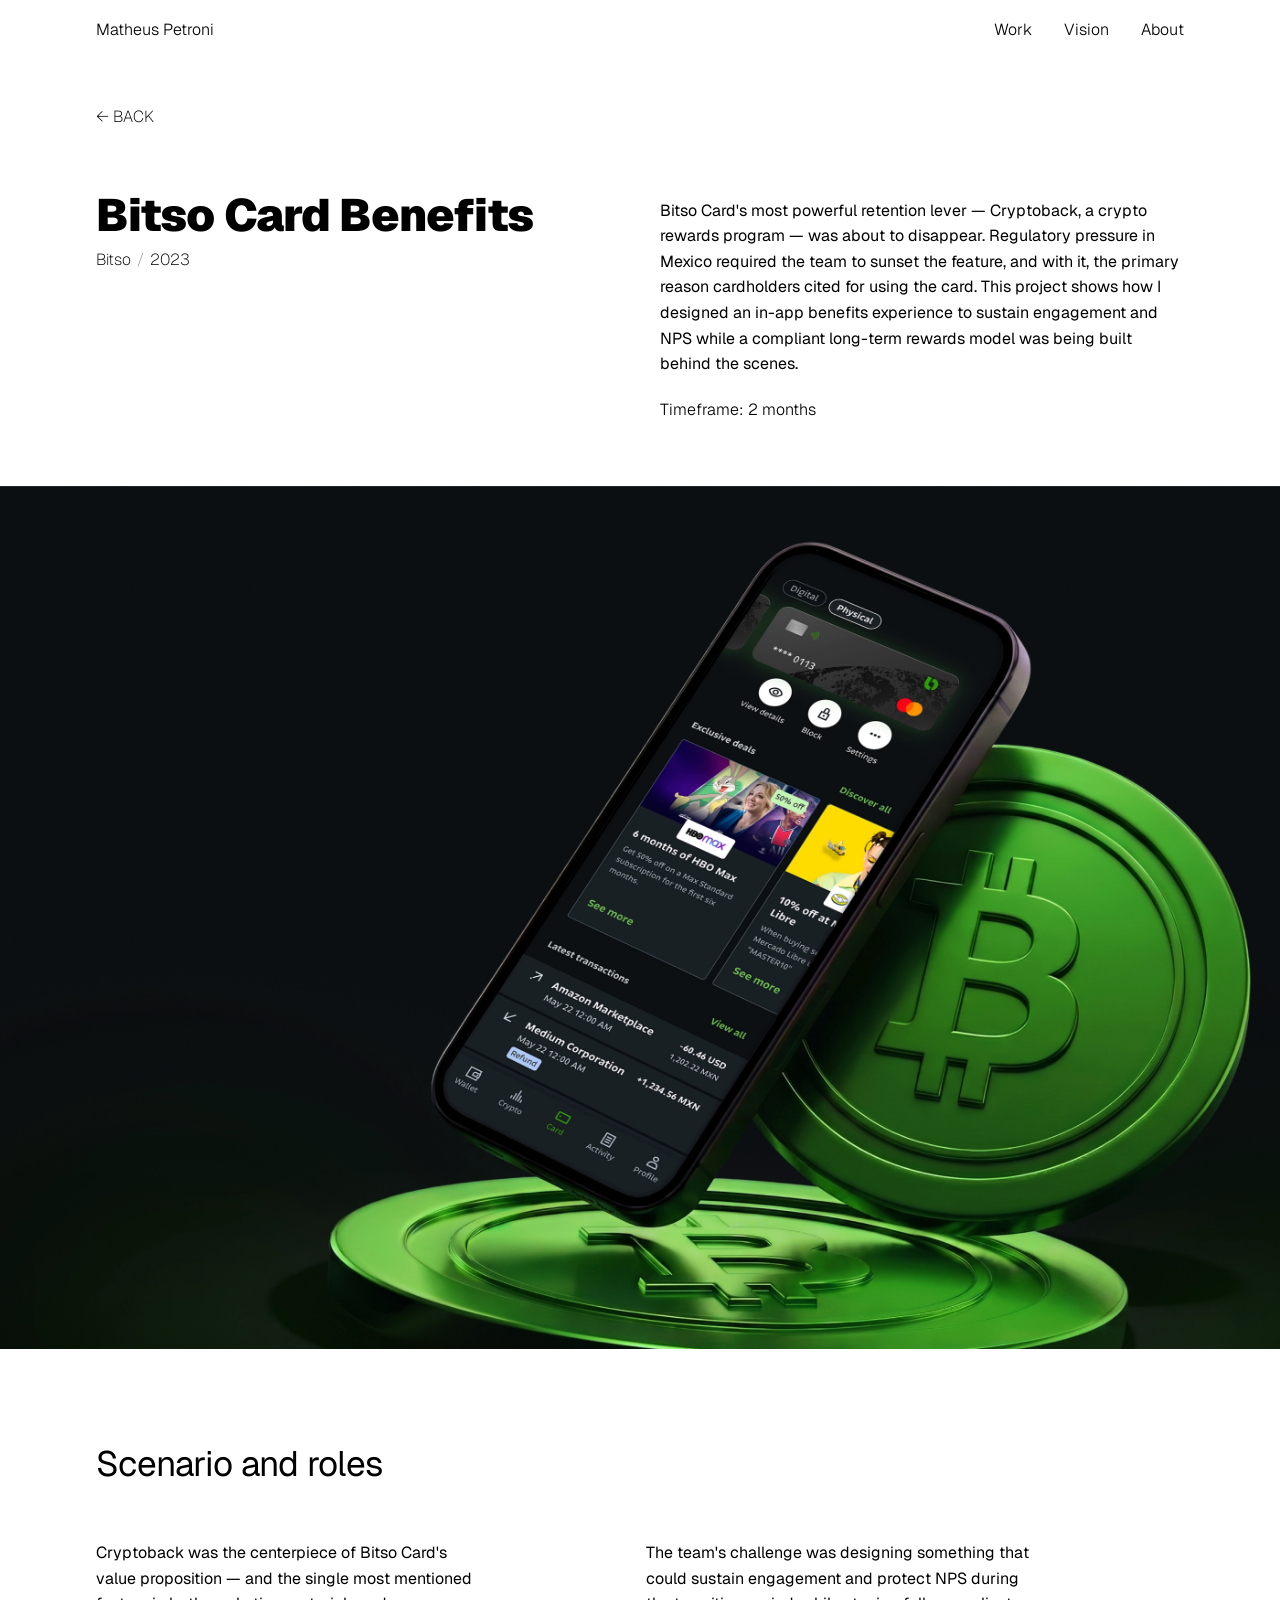
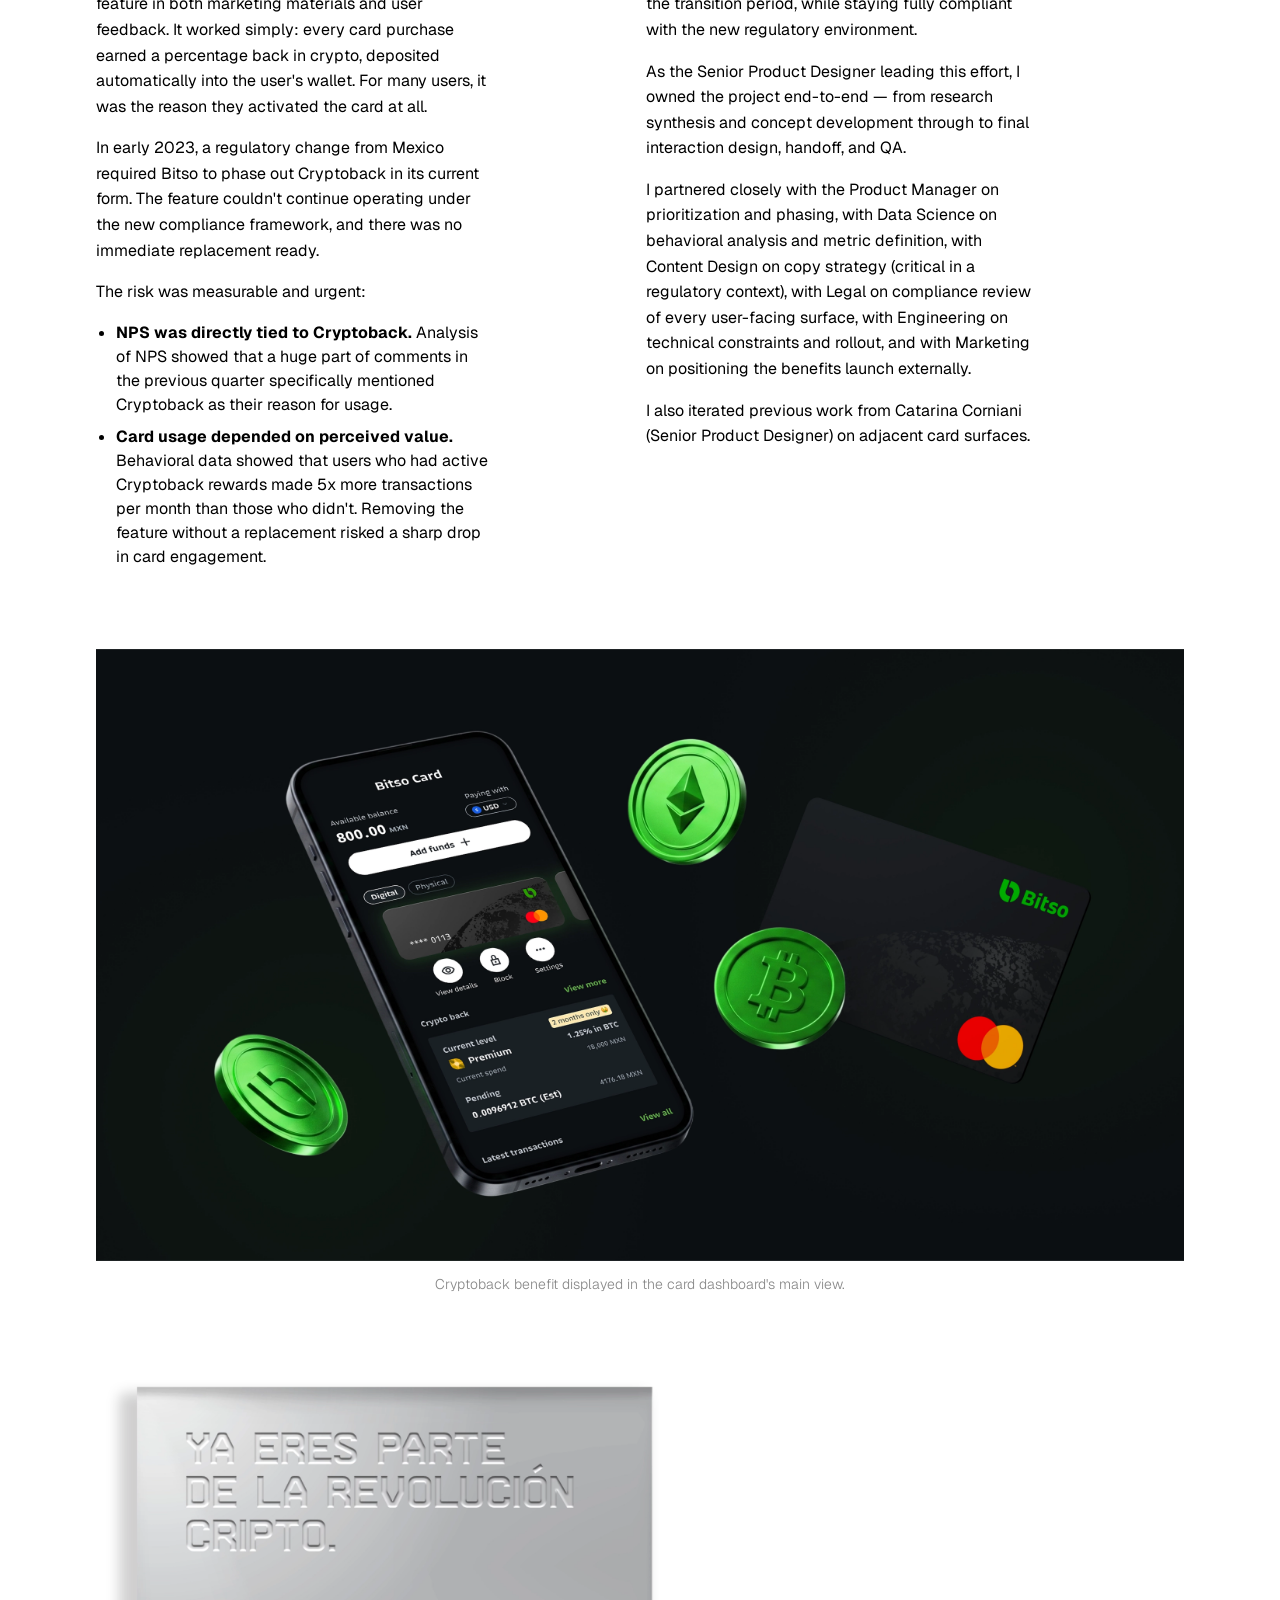
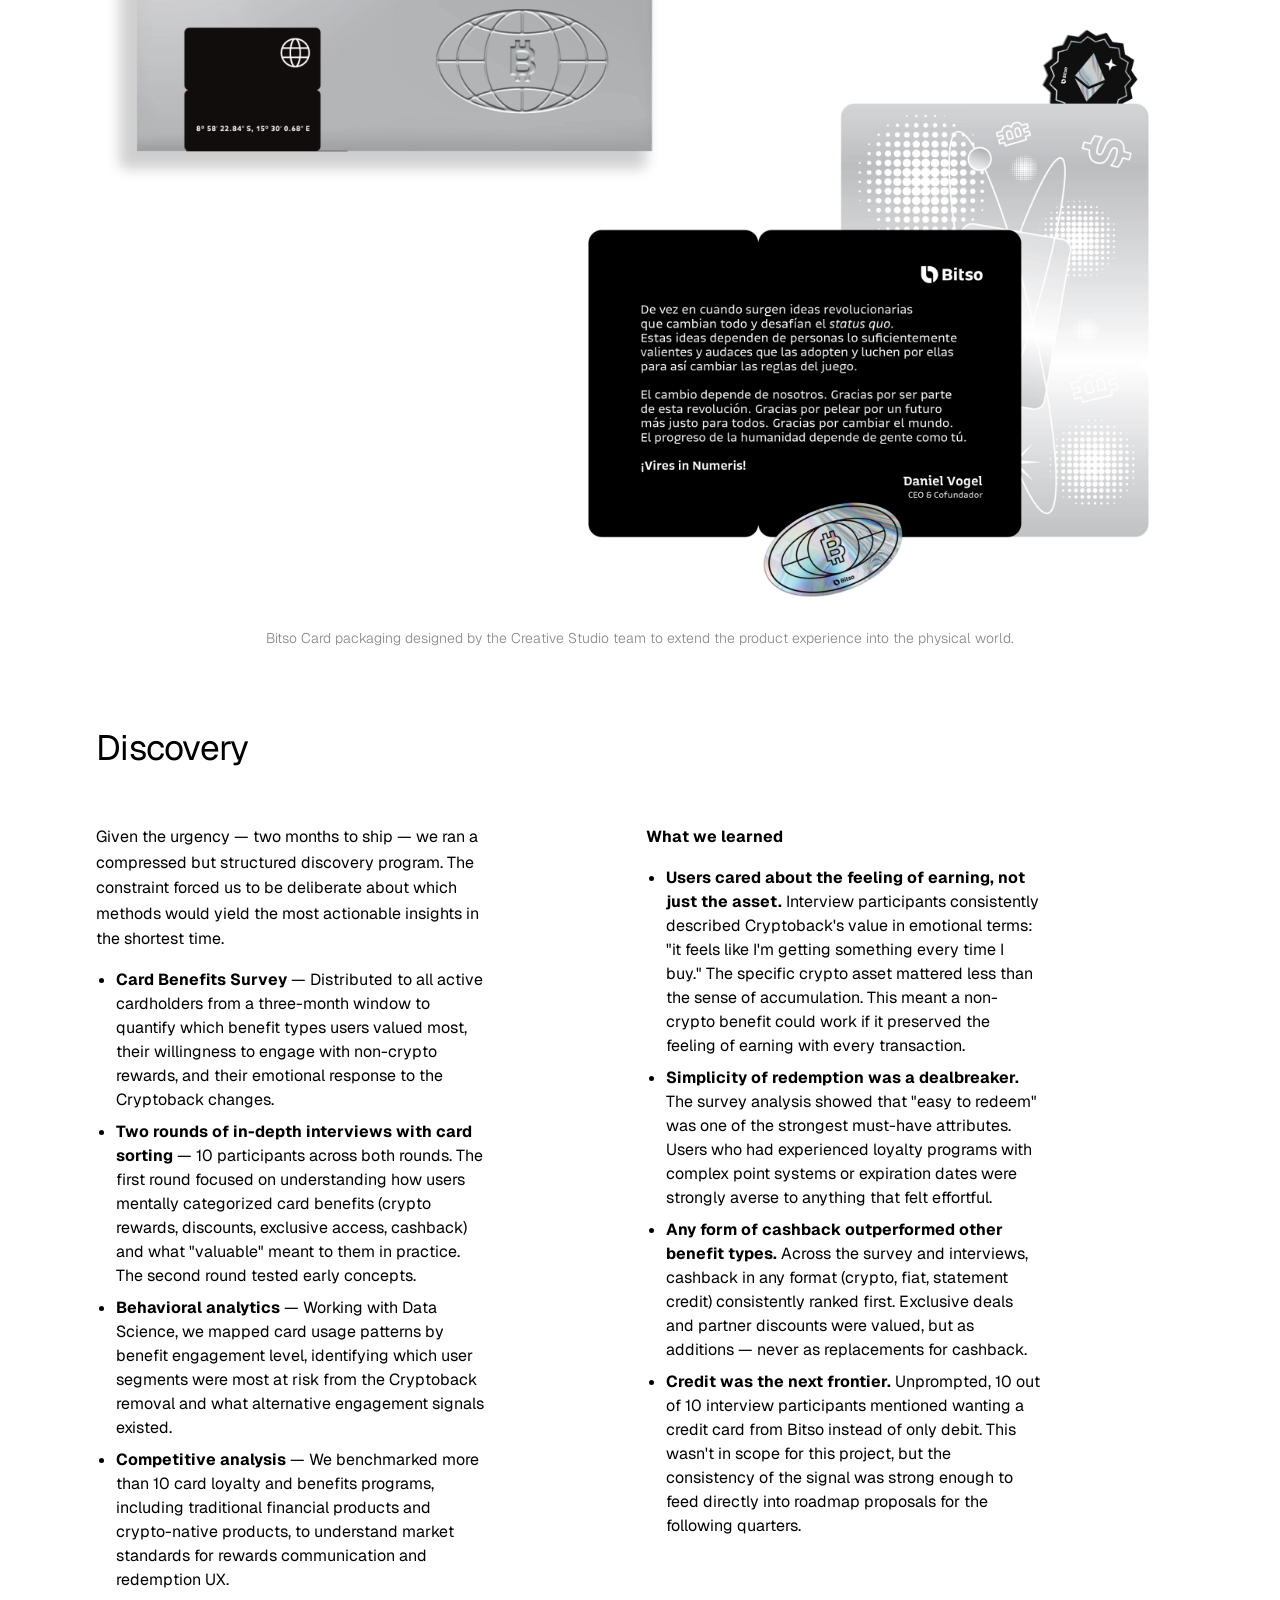
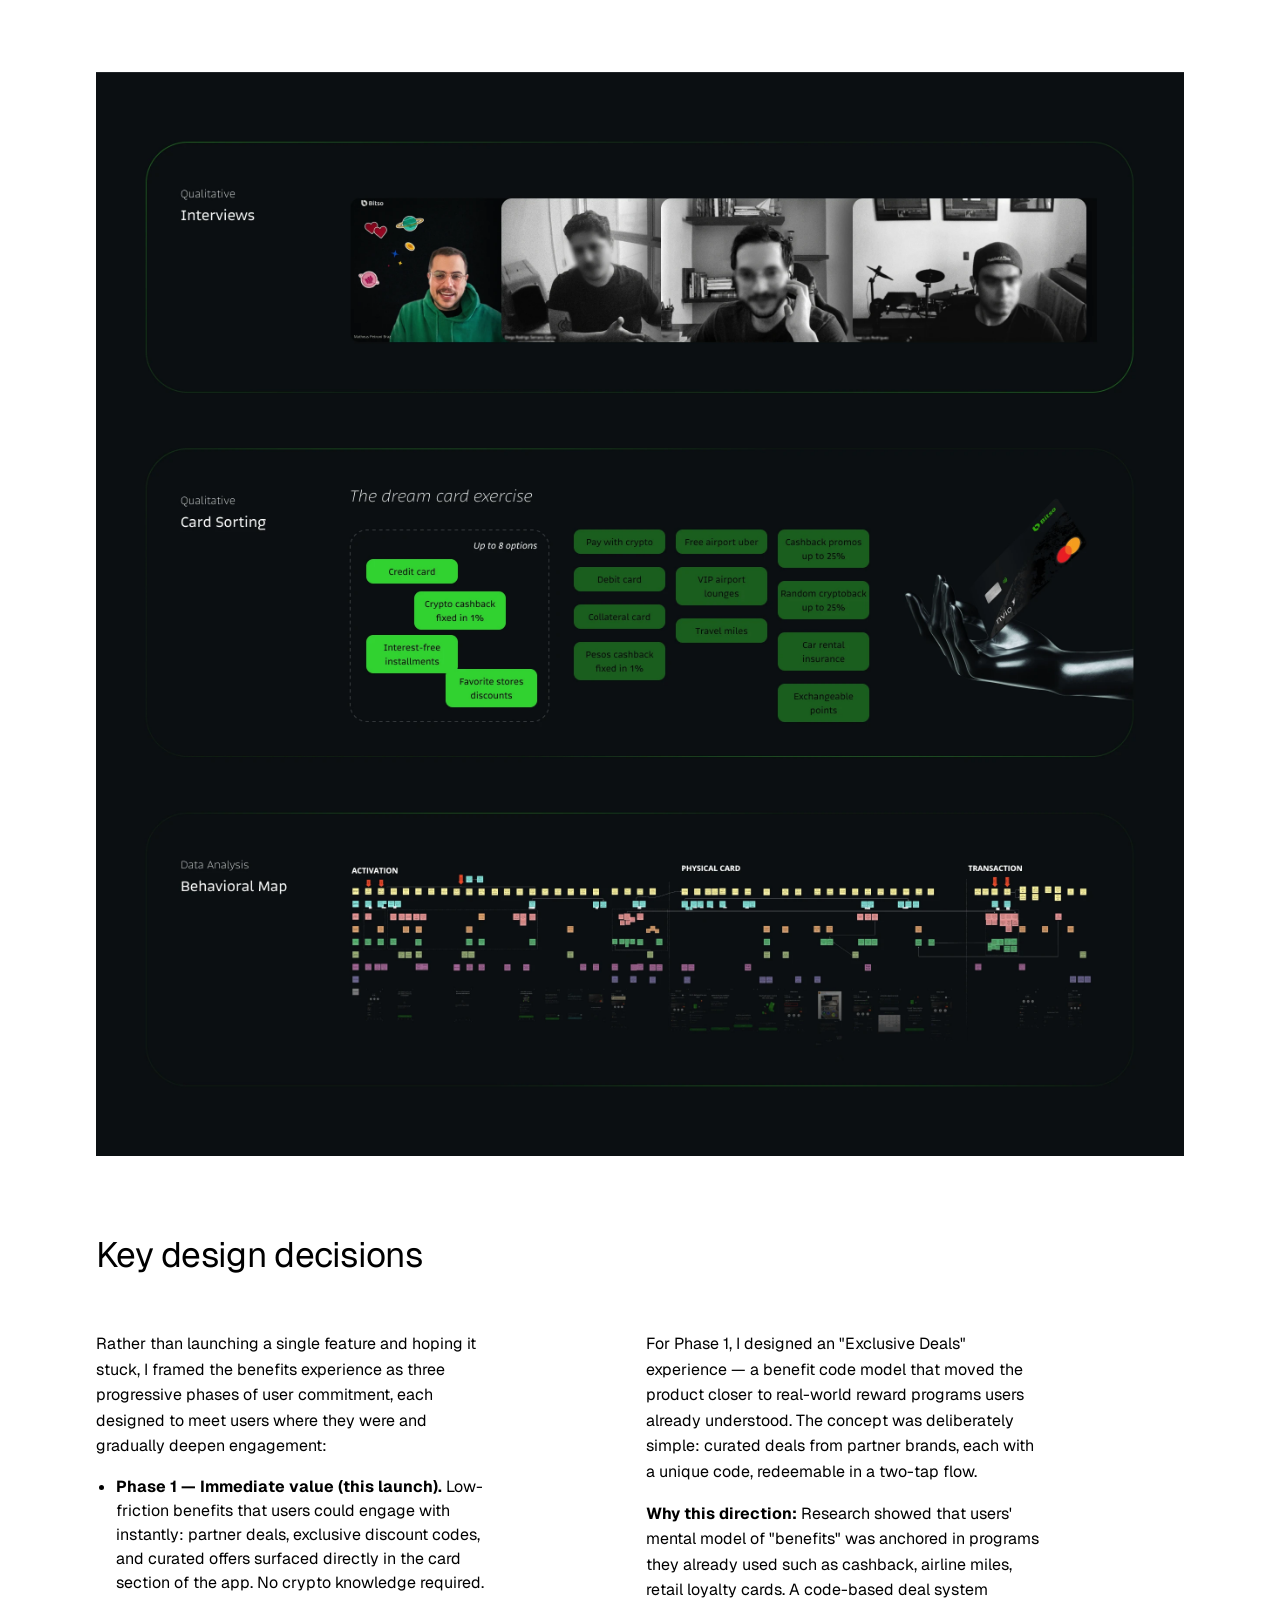
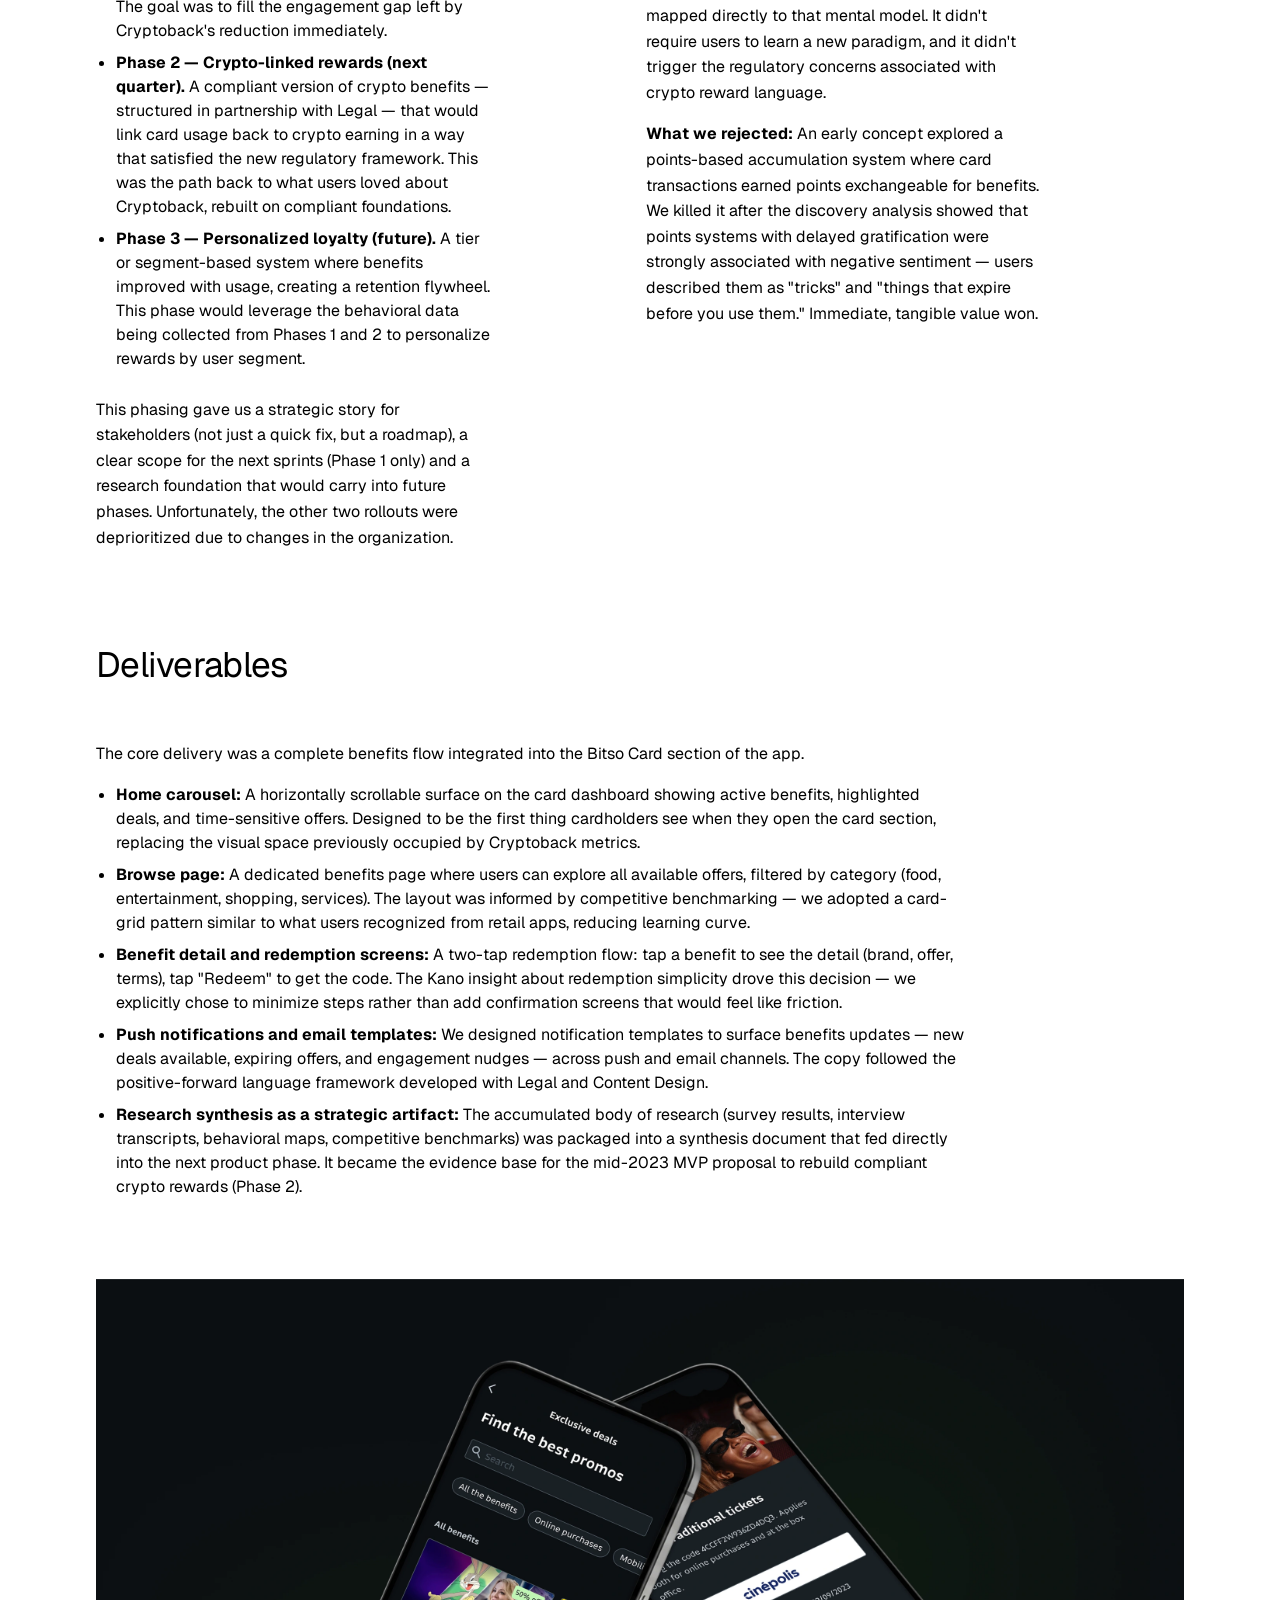
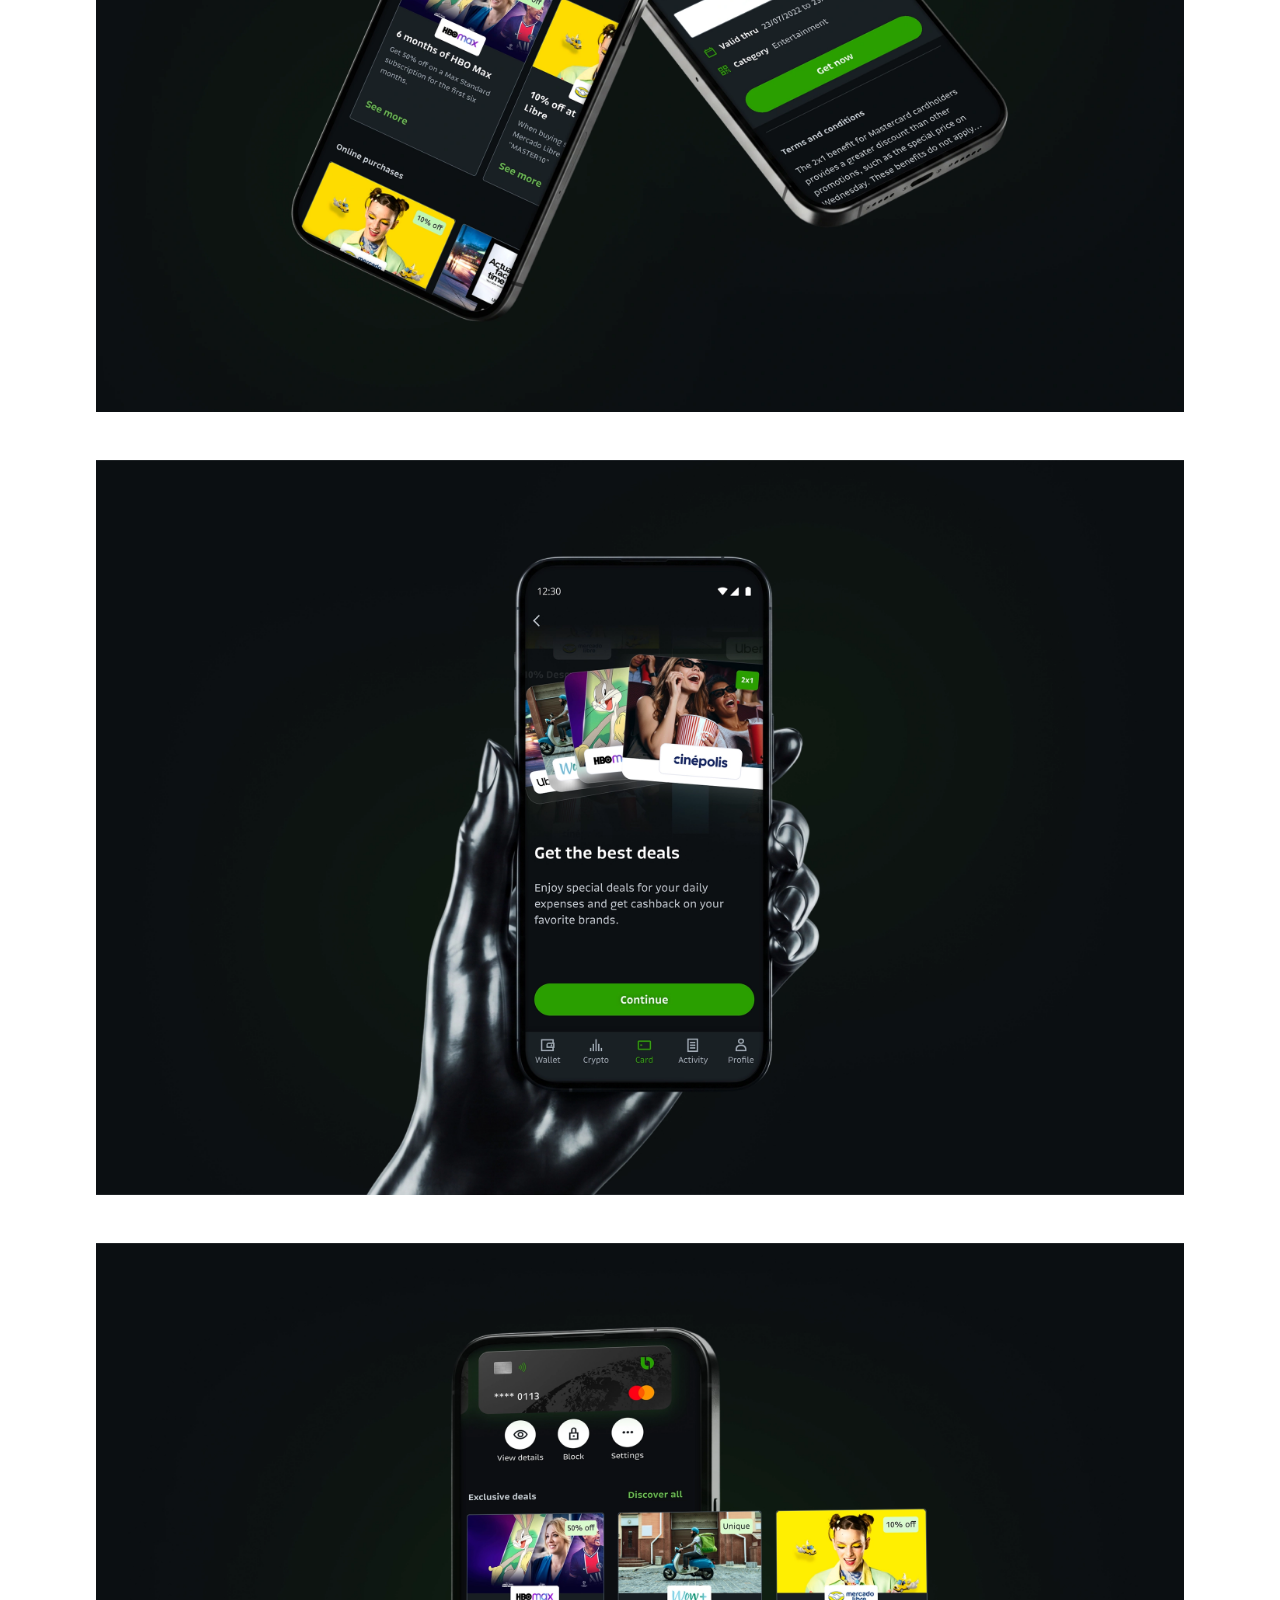
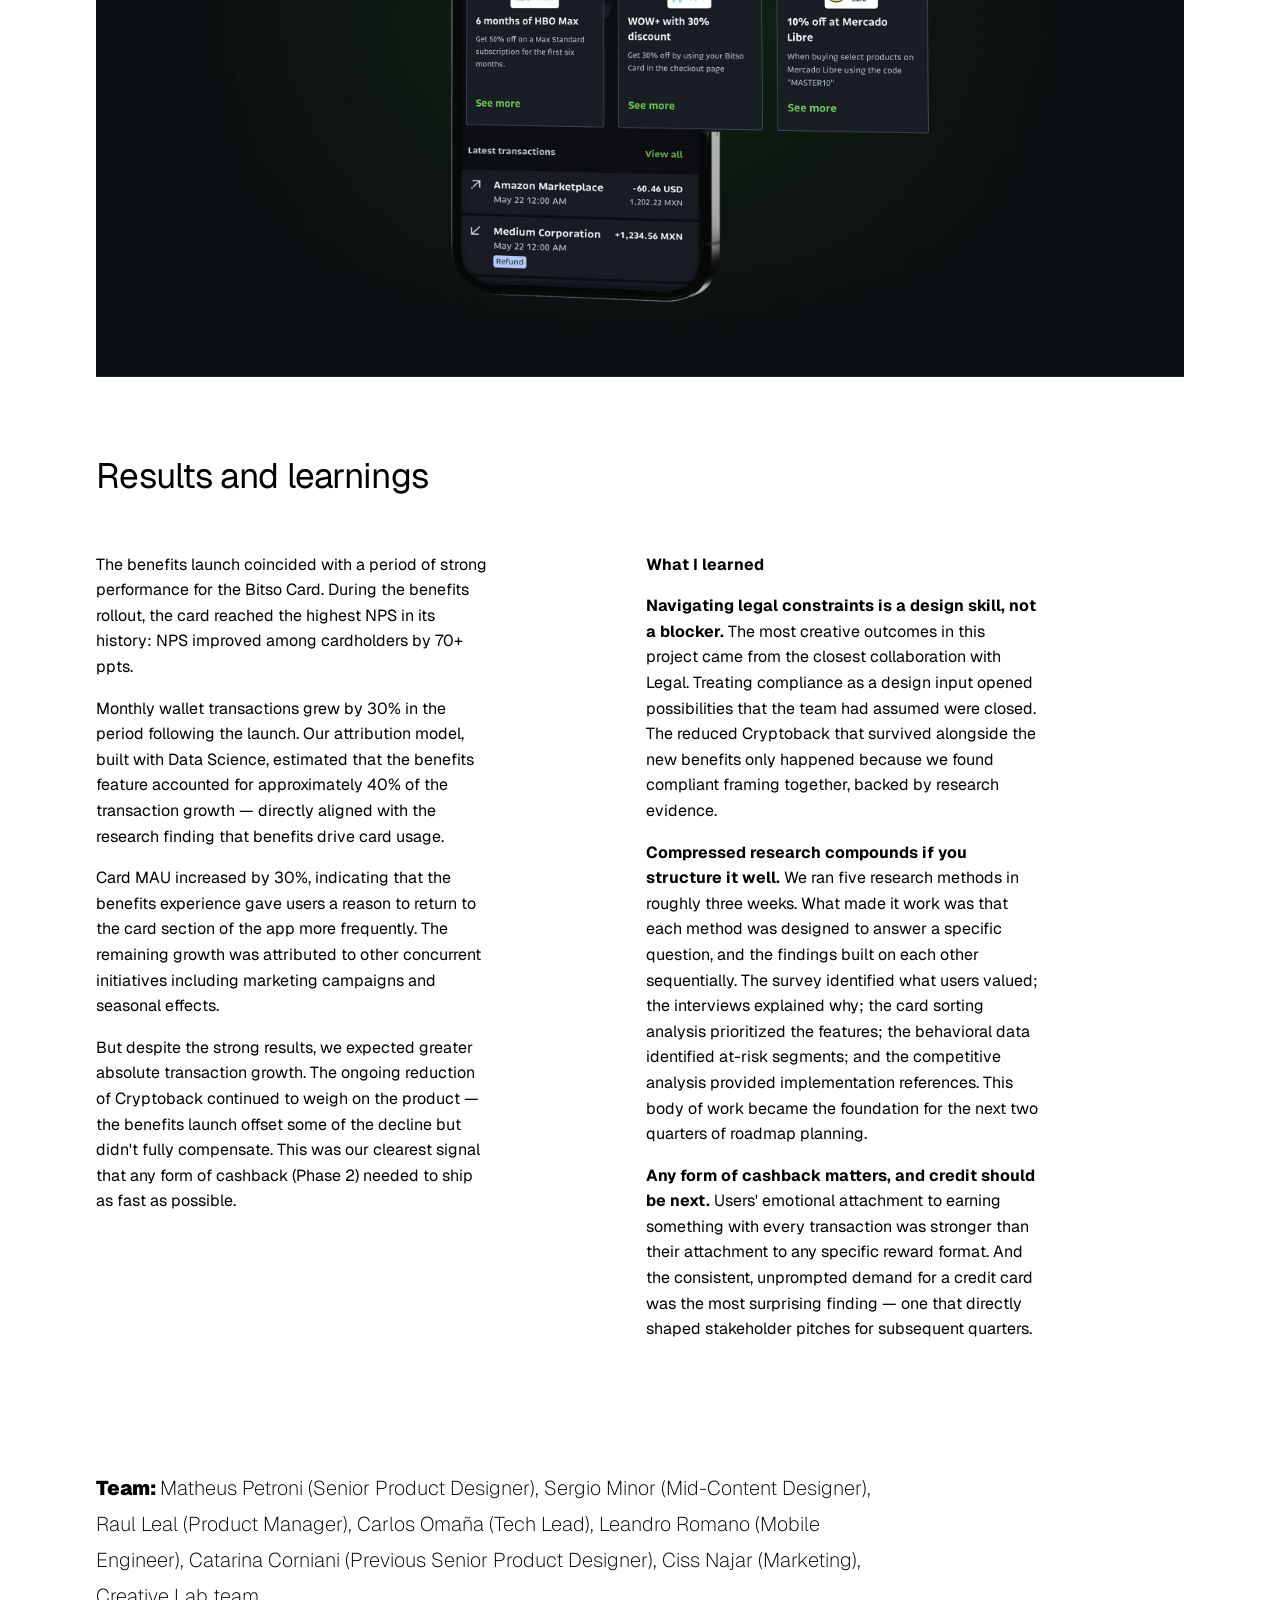
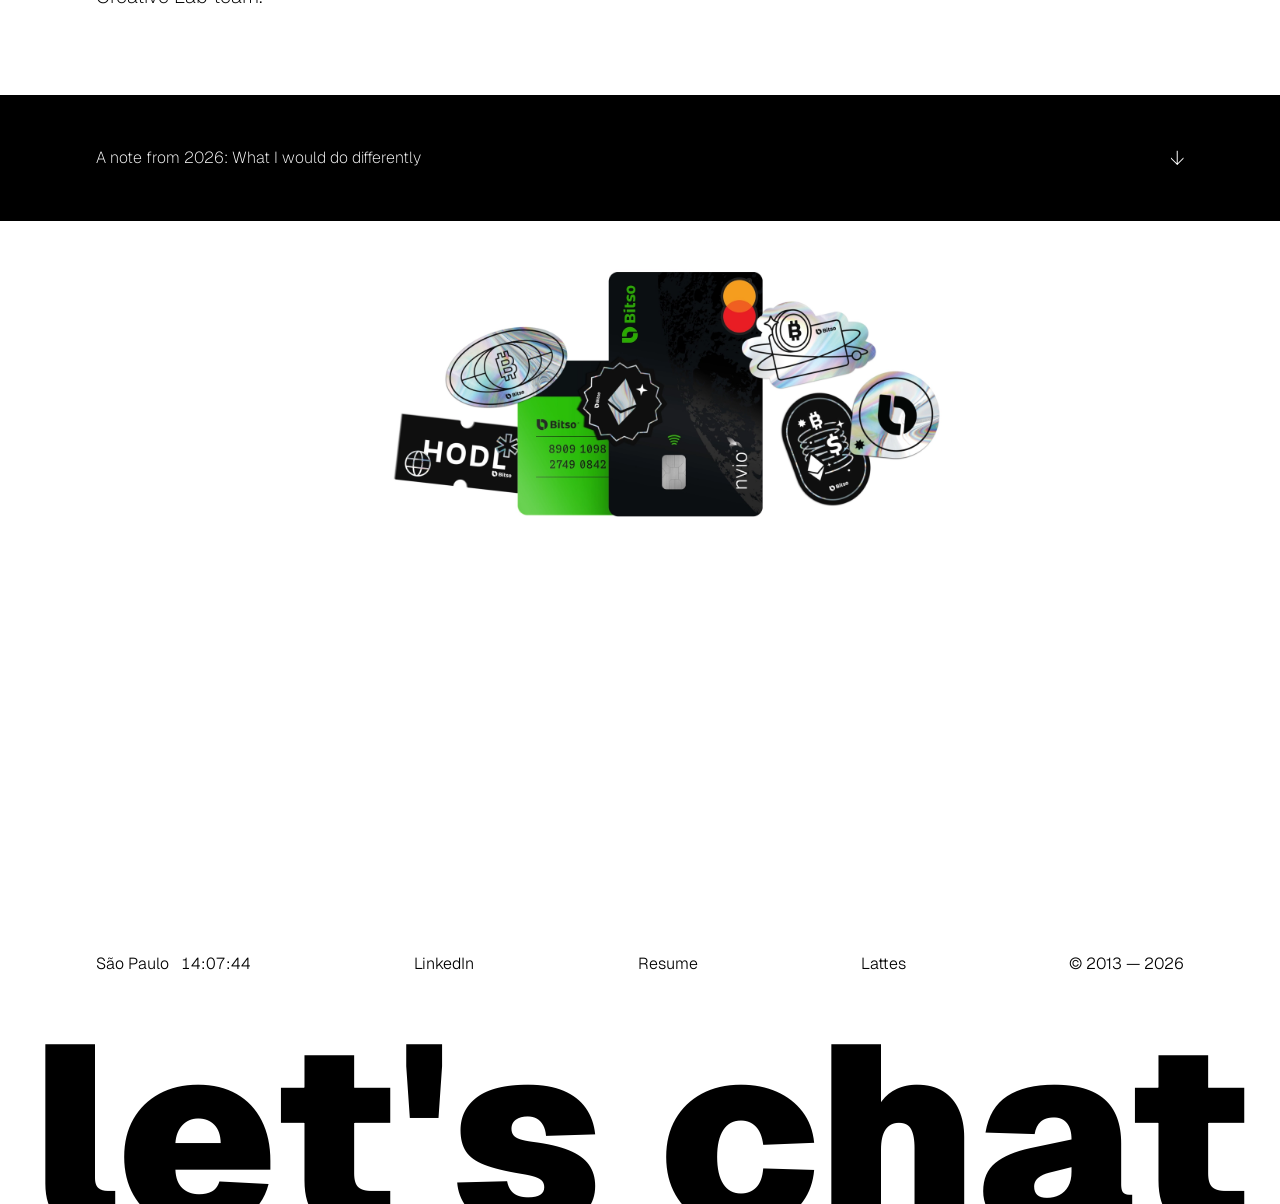
<file: case-study-bitso-card-benefits.html>
<!DOCTYPE html>
<html lang="en">
<head>
  <meta charset="UTF-8">
  <meta name="viewport" content="width=device-width, initial-scale=1.0">
  <meta name="description" content="Bitso Card Benefits — A case study by Matheus Petroni on designing crypto loyalty under regulatory constraints.">
  <title>Bitso Card Benefits — Matheus Petroni</title>

  <link rel="preconnect" href="https://fonts.googleapis.com">
  <link rel="preconnect" href="https://fonts.gstatic.com" crossorigin>
  <link href="https://fonts.googleapis.com/css2?family=Geist:wght@100..900&display=swap" rel="stylesheet">

  <meta property="og:title" content="Bitso Card Benefits — Matheus Petroni">
  <meta property="og:description" content="Led the end-to-end design of Bitso Card's benefits program — from multi-country discovery research to a compliant, scalable feature launch.">
  <meta property="og:image" content="https://mthpetroni.com/assets/images/og-bitso-card-benefits.jpg">
  <meta property="og:url" content="https://mthpetroni.com/case-study-bitso-card-benefits.html">
  <meta property="og:type" content="website">
  <meta property="og:image:width" content="1200">
  <meta property="og:image:height" content="630">
  <meta property="og:image:type" content="image/jpeg">

  <link rel="icon" type="image/svg+xml" href="assets/icons/asterisk.svg">
  <link rel="stylesheet" href="css/styles.css">
</head>
<body>

  <!-- Skip to content -->
  <a class="skip-link" href="#main-content">Skip to content</a>

  <!-- ======================================================================
       APPBAR
       ====================================================================== -->
  <header class="appbar" role="banner">
    <div class="appbar-inner">
      <a href="index.html" class="appbar-logo" aria-label="Matheus Petroni — home">Matheus Petroni</a>

      <nav class="appbar-nav" aria-label="Main navigation">
        <a href="index.html#work"   class="nav-link">Work</a>
        <a href="index.html#vision" class="nav-link">Vision</a>
        <a href="index.html#about"  class="nav-link">About</a>
      </nav>

      <button
        class="hamburger"
        aria-label="Open navigation menu"
        aria-expanded="false"
        aria-controls="mobile-drawer"
      >
        <span class="hamburger-line"></span>
        <span class="hamburger-line"></span>
        <span class="hamburger-line"></span>
      </button>
    </div>
  </header>

  <!-- ======================================================================
       MOBILE DRAWER
       ====================================================================== -->
  <div class="mobile-drawer" id="mobile-drawer" aria-hidden="true" inert>
    <div class="drawer-overlay" role="presentation"></div>
    <nav class="drawer-panel" aria-label="Mobile navigation">
      <button class="drawer-close" aria-label="Close navigation menu">✕</button>
      <a href="index.html#work"   class="drawer-link">Work</a>
      <a href="index.html#vision" class="drawer-link">Vision</a>
      <a href="index.html#about"  class="drawer-link">About</a>
    </nav>
  </div>

  <!-- ======================================================================
       MAIN
       ====================================================================== -->
  <main id="main-content">

    <!-- ====================================================================
         CASE STUDY HEADER
         ==================================================================== -->
    <section class="cs-header" aria-label="Case study overview">
      <div class="cs-header-inner">

        <a href="index.html" class="back-link" aria-label="Back to all work">← BACK</a>

        <div class="cs-header-content">
          <div class="cs-header-left">
            <h1 class="cs-title">Bitso Card Benefits</h1>
            <div class="cs-meta">
              <span class="cs-company">Bitso</span>
              <span class="cs-meta-separator">/</span>
              <span class="cs-year">2023</span>
            </div>
          </div>
          <div class="cs-header-right">
            <p class="cs-intro">Bitso Card's most powerful retention lever — Cryptoback, a crypto rewards program — was about to disappear. Regulatory pressure in Mexico required the team to sunset the feature, and with it, the primary reason cardholders cited for using the card. This project shows how I designed an in-app benefits experience to sustain engagement and NPS while a compliant long-term rewards model was being built behind the scenes.</p>
            <p class="cs-timeframe">Timeframe: 2 months</p>
          </div>
        </div>

      </div>
    </section>

    <!-- Hero image -->
    <div class="cs-hero-image">
      <img
        src="data:image/svg+xml,%3Csvg xmlns=%27http://www.w3.org/2000/svg%27/%3E"
        data-src="assets/images/bitso-card-benefits-hero.webp"
        alt="Bitso Card Benefits — product overview screens"
        width="1440"
        height="810"
        loading="lazy"
        style="background: #000000; width: 100%;"
        class="lazy"
      >
    </div>

    <!-- ====================================================================
         SCENARIO AND ROLES
         ==================================================================== -->
    <section class="cs-section" aria-label="Scenario and roles">
      <div class="cs-section-inner">
        <div>
          <h2 class="cs-section-title">Scenario and roles</h2>
          <div class="cs-section-body">
            <div>
              <p>Cryptoback was the centerpiece of Bitso Card's value proposition — and the single most mentioned feature in both marketing materials and user feedback. It worked simply: every card purchase earned a percentage back in crypto, deposited automatically into the user's wallet. For many users, it was the reason they activated the card at all.</p>
              <p>In early 2023, a regulatory change from Mexico required Bitso to phase out Cryptoback in its current form. The feature couldn't continue operating under the new compliance framework, and there was no immediate replacement ready.</p>
              <p>The risk was measurable and urgent:</p>
              <ul class="cs-bullet-list">
                <li><strong>NPS was directly tied to Cryptoback.</strong> Analysis of NPS showed that a huge part of comments in the previous quarter specifically mentioned Cryptoback as their reason for usage.</li>
                <li><strong>Card usage depended on perceived value.</strong> Behavioral data showed that users who had active Cryptoback rewards made 5x more transactions per month than those who didn't. Removing the feature without a replacement risked a sharp drop in card engagement.</li>
              </ul>
            </div>
            <div>
              <p>The team's challenge was designing something that could sustain engagement and protect NPS during the transition period, while staying fully compliant with the new regulatory environment.</p>
              <p>As the Senior Product Designer leading this effort, I owned the project end-to-end — from research synthesis and concept development through to final interaction design, handoff, and QA.</p>
              <p>I partnered closely with the Product Manager on prioritization and phasing, with Data Science on behavioral analysis and metric definition, with Content Design on copy strategy (critical in a regulatory context), with Legal on compliance review of every user-facing surface, with Engineering on technical constraints and rollout, and with Marketing on positioning the benefits launch externally.</p>
              <p>I also iterated previous work from Catarina Corniani (Senior Product Designer) on adjacent card surfaces.</p>
            </div>
          </div>
        </div>
      </div>
    </section>

    <div class="cs-image-block">
      <img
        src="data:image/svg+xml,%3Csvg xmlns=%27http://www.w3.org/2000/svg%27/%3E"
        data-src="assets/images/bitso-card-benefits-scenario-1.webp"
        alt="Research synthesis artifacts and user feedback mapping"
        width="1248"
        height="702"
        loading="lazy"
        style="background: #000000;"
        class="lazy"
      >
      <p class="cs-image-caption">Cryptoback benefit displayed in the card dashboard's main view.</p>
    </div>

    <div class="cs-image-block" style="padding-top: 16px;">
      <img
        src="data:image/svg+xml,%3Csvg xmlns=%27http://www.w3.org/2000/svg%27/%3E"
        data-src="assets/images/bitso-card-benefits-scenario-2.webp"
        alt="Competitive analysis and benefits framework"
        width="1248"
        height="702"
        loading="lazy"
        class="lazy"
      >
      <p class="cs-image-caption">Bitso Card packaging designed by the Creative Studio team to extend the product experience into the physical world.</p>
    </div>

    <!-- ====================================================================
         DISCOVERY
         ==================================================================== -->
    <section class="cs-section" aria-label="Discovery">
      <div class="cs-section-inner">
        <div>
          <h2 class="cs-section-title">Discovery</h2>
          <div class="cs-section-body">
            <div>
              <p>Given the urgency — two months to ship — we ran a compressed but structured discovery program. The constraint forced us to be deliberate about which methods would yield the most actionable insights in the shortest time.</p>
              <ul class="cs-bullet-list">
                <li><strong>Card Benefits Survey</strong> — Distributed to all active cardholders from a three-month window to quantify which benefit types users valued most, their willingness to engage with non-crypto rewards, and their emotional response to the Cryptoback changes.</li>
                <li><strong>Two rounds of in-depth interviews with card sorting</strong> — 10 participants across both rounds. The first round focused on understanding how users mentally categorized card benefits (crypto rewards, discounts, exclusive access, cashback) and what "valuable" meant to them in practice. The second round tested early concepts.</li>
                <li><strong>Behavioral analytics</strong> — Working with Data Science, we mapped card usage patterns by benefit engagement level, identifying which user segments were most at risk from the Cryptoback removal and what alternative engagement signals existed.</li>
                <li><strong>Competitive analysis</strong> — We benchmarked more than 10 card loyalty and benefits programs, including traditional financial products and crypto-native products, to understand market standards for rewards communication and redemption UX.</li>
              </ul>
            </div>
            <div>
              <p><strong>What we learned</strong></p>
              <ul class="cs-bullet-list">
                <li><strong>Users cared about the feeling of earning, not just the asset.</strong> Interview participants consistently described Cryptoback's value in emotional terms: "it feels like I'm getting something every time I buy." The specific crypto asset mattered less than the sense of accumulation. This meant a non-crypto benefit could work if it preserved the feeling of earning with every transaction.</li>
                <li><strong>Simplicity of redemption was a dealbreaker.</strong> The survey analysis showed that "easy to redeem" was one of the strongest must-have attributes. Users who had experienced loyalty programs with complex point systems or expiration dates were strongly averse to anything that felt effortful.</li>
                <li><strong>Any form of cashback outperformed other benefit types.</strong> Across the survey and interviews, cashback in any format (crypto, fiat, statement credit) consistently ranked first. Exclusive deals and partner discounts were valued, but as additions — never as replacements for cashback.</li>
                <li><strong>Credit was the next frontier.</strong> Unprompted, 10 out of 10 interview participants mentioned wanting a credit card from Bitso instead of only debit. This wasn't in scope for this project, but the consistency of the signal was strong enough to feed directly into roadmap proposals for the following quarters.</li>
              </ul>
            </div>
          </div>
        </div>
      </div>
    </section>

    <div class="cs-image-block">
      <img
        src="data:image/svg+xml,%3Csvg xmlns=%27http://www.w3.org/2000/svg%27/%3E"
        data-src="assets/images/bitso-card-benefits-process-1.webp"
        alt="Discovery sprint board and interview synthesis"
        width="1248"
        height="702"
        loading="lazy"
        style="background: #000000;"
        class="lazy"
      >
    </div>

    <!-- ====================================================================
         KEY DESIGN DECISIONS
         ==================================================================== -->
    <section class="cs-section" aria-label="Key design decisions">
      <div class="cs-section-inner">
        <div>
          <h2 class="cs-section-title">Key design decisions</h2>
          <div class="cs-section-body">
            <div>
              <p>Rather than launching a single feature and hoping it stuck, I framed the benefits experience as three progressive phases of user commitment, each designed to meet users where they were and gradually deepen engagement:</p>
              <ul class="cs-bullet-list">
                <li><strong>Phase 1 — Immediate value (this launch).</strong> Low-friction benefits that users could engage with instantly: partner deals, exclusive discount codes, and curated offers surfaced directly in the card section of the app. No crypto knowledge required. The goal was to fill the engagement gap left by Cryptoback's reduction immediately.</li>
                <li><strong>Phase 2 — Crypto-linked rewards (next quarter).</strong> A compliant version of crypto benefits — structured in partnership with Legal — that would link card usage back to crypto earning in a way that satisfied the new regulatory framework. This was the path back to what users loved about Cryptoback, rebuilt on compliant foundations.</li>
                <li><strong>Phase 3 — Personalized loyalty (future).</strong> A tier or segment-based system where benefits improved with usage, creating a retention flywheel. This phase would leverage the behavioral data being collected from Phases 1 and 2 to personalize rewards by user segment.</li>
              </ul>
              <br>
              <p>This phasing gave us a strategic story for stakeholders (not just a quick fix, but a roadmap), a clear scope for the next sprints (Phase 1 only) and a research foundation that would carry into future phases. Unfortunately, the other two rollouts were deprioritized due to changes in the organization.</p>
            </div>
            <div>
              <p>For Phase 1, I designed an "Exclusive Deals" experience — a benefit code model that moved the product closer to real-world reward programs users already understood. The concept was deliberately simple: curated deals from partner brands, each with a unique code, redeemable in a two-tap flow.</p>
              <p><strong>Why this direction:</strong> Research showed that users' mental model of "benefits" was anchored in programs they already used such as cashback, airline miles, retail loyalty cards. A code-based deal system mapped directly to that mental model. It didn't require users to learn a new paradigm, and it didn't trigger the regulatory concerns associated with crypto reward language.</p>
              <p><strong>What we rejected:</strong> An early concept explored a points-based accumulation system where card transactions earned points exchangeable for benefits. We killed it after the discovery analysis showed that points systems with delayed gratification were strongly associated with negative sentiment — users described them as "tricks" and "things that expire before you use them." Immediate, tangible value won.</p>
            </div>
          </div>
        </div>
      </div>
    </section>

    <!-- ====================================================================
         DELIVERABLES
         ==================================================================== -->
    <section class="cs-section" aria-label="Deliverables">
      <div class="cs-section-inner">
        <div>
          <h2 class="cs-section-title">Deliverables</h2>
          <div class="cs-section-body eighty">
            <div>
              <p>The core delivery was a complete benefits flow integrated into the Bitso Card section of the app.</p>
              <ul class="cs-bullet-list">
                <li><strong>Home carousel:</strong> A horizontally scrollable surface on the card dashboard showing active benefits, highlighted deals, and time-sensitive offers. Designed to be the first thing cardholders see when they open the card section, replacing the visual space previously occupied by Cryptoback metrics.</li>
                <li><strong>Browse page:</strong> A dedicated benefits page where users can explore all available offers, filtered by category (food, entertainment, shopping, services). The layout was informed by competitive benchmarking — we adopted a card-grid pattern similar to what users recognized from retail apps, reducing learning curve.</li>
                <li><strong>Benefit detail and redemption screens:</strong> A two-tap redemption flow: tap a benefit to see the detail (brand, offer, terms), tap "Redeem" to get the code. The Kano insight about redemption simplicity drove this decision — we explicitly chose to minimize steps rather than add confirmation screens that would feel like friction.</li>
                <li><strong>Push notifications and email templates:</strong> We designed notification templates to surface benefits updates — new deals available, expiring offers, and engagement nudges — across push and email channels. The copy followed the positive-forward language framework developed with Legal and Content Design.</li>
                <li><strong>Research synthesis as a strategic artifact:</strong> The accumulated body of research (survey results, interview transcripts, behavioral maps, competitive benchmarks) was packaged into a synthesis document that fed directly into the next product phase. It became the evidence base for the mid-2023 MVP proposal to rebuild compliant crypto rewards (Phase 2).</li>
              </ul>
            </div>
          </div>
        </div>
      </div>
    </section>

    <!-- ====================================================================
         DELIVERABLES
         ==================================================================== -->
    <div class="cs-image-block">
      <img
        src="data:image/svg+xml,%3Csvg xmlns=%27http://www.w3.org/2000/svg%27/%3E"
        data-src="assets/images/bitso-card-benefits-deliverables-1.webp"
        alt="Benefits home carousel and browse screen designs"
        width="1248"
        height="702"
        loading="lazy"
        style="background: #000000;"
        class="lazy"
      >
    </div>

    <div class="cs-image-block" style="padding-top: 16px;">
      <img
        src="data:image/svg+xml,%3Csvg xmlns=%27http://www.w3.org/2000/svg%27/%3E"
        data-src="assets/images/bitso-card-benefits-deliverables-2.webp"
        alt="Benefit detail and redemption flow screens"
        width="1248"
        height="702"
        loading="lazy"
        style="background: #000000;"
        class="lazy"
      >
    </div>

    <div class="cs-image-block" style="padding-top: 16px;">
      <img
        src="data:image/svg+xml,%3Csvg xmlns=%27http://www.w3.org/2000/svg%27/%3E"
        data-src="assets/images/bitso-card-benefits-deliverables-3.webp"
        alt="Push notification templates and email designs"
        width="1248"
        height="702"
        loading="lazy"
        style="background: #000000;"
        class="lazy"
      >
    </div>

    <!-- ====================================================================
         RESULTS AND LEARNINGS
         ==================================================================== -->
    <section class="cs-section" aria-label="Results and learnings">
      <div class="cs-section-inner">
        <div>
          <h2 class="cs-section-title">Results and learnings</h2>
          <div class="cs-section-body">
            <div>
              <p>The benefits launch coincided with a period of strong performance for the Bitso Card. During the benefits rollout, the card reached the highest NPS in its history: NPS improved among cardholders by 70+ ppts.</p>
              <p>Monthly wallet transactions grew by 30% in the period following the launch. Our attribution model, built with Data Science, estimated that the benefits feature accounted for approximately 40% of the transaction growth — directly aligned with the research finding that benefits drive card usage.</p>
              <p>Card MAU increased by 30%, indicating that the benefits experience gave users a reason to return to the card section of the app more frequently. The remaining growth was attributed to other concurrent initiatives including marketing campaigns and seasonal effects.</p>
              <p>But despite the strong results, we expected greater absolute transaction growth. The ongoing reduction of Cryptoback continued to weigh on the product — the benefits launch offset some of the decline but didn't fully compensate. This was our clearest signal that any form of cashback (Phase 2) needed to ship as fast as possible.</p>
            </div>
            <div>
              <p><strong>What I learned</strong></p>
              <p><strong>Navigating legal constraints is a design skill, not a blocker.</strong> The most creative outcomes in this project came from the closest collaboration with Legal. Treating compliance as a design input opened possibilities that the team had assumed were closed. The reduced Cryptoback that survived alongside the new benefits only happened because we found compliant framing together, backed by research evidence.</p>
              <p><strong>Compressed research compounds if you structure it well.</strong> We ran five research methods in roughly three weeks. What made it work was that each method was designed to answer a specific question, and the findings built on each other sequentially. The survey identified what users valued; the interviews explained why; the card sorting analysis prioritized the features; the behavioral data identified at-risk segments; and the competitive analysis provided implementation references. This body of work became the foundation for the next two quarters of roadmap planning.</p>
              <p><strong>Any form of cashback matters, and credit should be next.</strong> Users' emotional attachment to earning something with every transaction was stronger than their attachment to any specific reward format. And the consistent, unprompted demand for a credit card was the most surprising finding — one that directly shaped stakeholder pitches for subsequent quarters.</p>
            </div>
          </div>
        </div>
      </div>
    </section>

    <div class="cs-team-block">
      <p><span class="cs-team-label">Team:</span> <span class="cs-team-list">Matheus Petroni (Senior Product Designer), Sergio Minor (Mid-Content Designer), Raul Leal (Product Manager), Carlos Omaña (Tech Lead), Leandro Romano (Mobile Engineer), Catarina Corniani (Previous Senior Product Designer), Ciss Najar (Marketing), Creative Lab team.</span></p>
    </div>

    <div class="cs-accordion-block">
      <div class="cs-accordion-block-inner">
        <div class="accordion">
          <button class="accordion-trigger" aria-expanded="false" aria-controls="note-2026-card-body">
            <span class="accordion-title">A note from 2026: What I would do differently</span>
            <span class="accordion-icon" aria-hidden="true">↓</span>
          </button>
          <div class="accordion-body" id="note-2026-card-body" aria-hidden="true">
            <div class="accordion-content">
              <p><strong>Use research signals to shape product direction, not just validate design decisions.</strong></p>
              <p>Two findings from this project were strong enough to justify a product bet, not just a design recommendation: users' emotional attachment to any form of cashback was more durable than we credited at the time, and the unprompted demand for a Bitso credit card was consistent enough across interviews to be statistically meaningful. I flagged both in the research synthesis, but I didn't push hard enough on either. Later, this became part of the product strategy, but with the stakeholder management skills and design voice I have today, I'd treat those signals differently. I'd build a PoC, put it in front of leadership with a clear business case, and advocate for where the product should go next, not just for what the current sprint should deliver. Influence over product direction is something I've learned to claim deliberately.</p>
              <p style="margin-top: 3.5rem;"><strong>Rethink the structure of the card home and the scope of the benefits hub.</strong></p>
              <p>On the card home screen, I'd challenge the visual hierarchy more aggressively today. The large card-format banners we shipped prioritized visual impact over scannability, and in a surface users visit frequently, that trade-off inverts quickly. Smaller, denser components would have served returning users better while keeping the experience approachable for new ones. More importantly, I'd expand the concept of the benefits hub entirely. What we shipped was a curated list of external partner deals — useful, but narrow. A true benefits hub would surface everything a cardholder has access to: cashbacks (while they were active), insurance coverage, crypto perks, partner deals, and any tier-based privileges — all in one place, with clear status and redemption paths.</p>
              <p style="margin-top: 3.5rem;"><strong>Define attribution before launch, not after.</strong></p>
              <p>The results we report (+30% wallet transactions, +30% MAU) are partially attributed to the benefits launch, but the attribution model was built retrospectively. We estimated that benefits drove roughly 40% of the transaction growth. If I had worked with Data Science before launch to define a measurement framework such a control group of users who hadn't seen the benefits experience or a pre/post funnel scoped specifically to benefits, the impact claim would be precise rather than estimated.</p>
            </div>
          </div>
        </div>
      </div>
    </div>

    <div class="cs-image-block">
      <img
        src="data:image/svg+xml,%3Csvg xmlns=%27http://www.w3.org/2000/svg%27/%3E"
        data-src="assets/images/bitso-card-benefits-results.webp"
        alt="NPS and engagement metrics dashboard post-launch"
        width="1248"
        height="702"
        loading="lazy"
        style="background: #000000;"
        class="lazy"
      >
    </div>

    <!-- More cases -->
    <div class="more-cases-wrapper">
      <a href="index.html#work" class="more-cases-link">← MORE WORK</a>
    </div>

  </main>

  <!-- ======================================================================
       FOOTER
       ====================================================================== -->
  <footer class="site-footer" role="contentinfo">

    <div class="footer-bar">
      <div class="footer-bar-inner">
        <div class="footer-location">
          <span>São Paulo</span>
          <time class="live-clock" id="clock-footer" aria-live="polite" aria-atomic="true"></time>
        </div>
        <nav class="footer-nav" aria-label="Footer navigation">
          <a
            href="https://www.linkedin.com/in/matheuspetroni/"
            class="footer-nav-link"
            target="_blank"
            rel="noopener noreferrer"
            aria-label="LinkedIn profile (opens in new tab)"
          >LinkedIn</a>
          <a
            href="assets/docs/resume.pdf"
            class="footer-nav-link"
            target="_blank"
            rel="noopener noreferrer"
            aria-label="Resume PDF (opens in new tab)"
          >Resume</a>
          <a
            href="https://lattes.cnpq.br/6202919776158281"
            class="footer-nav-link"
            target="_blank"
            rel="noopener noreferrer"
            aria-label="Lattes CV (opens in new tab)"
          >Lattes</a>
        </nav>
        <p class="footer-copy">© 2013 — <span class="footer-copy-year">2026</span></p>
      </div>
    </div>

    <div class="letschat-wrapper">
      <a
        href="mailto:contact@mthpetroni.com"
        class="letschat"
        aria-label="Send an email to contact@mthpetroni.com"
      >let's chat</a>
    </div>

  </footer>

  <script src="js/main.js"></script>
</body>
</html>
</file>
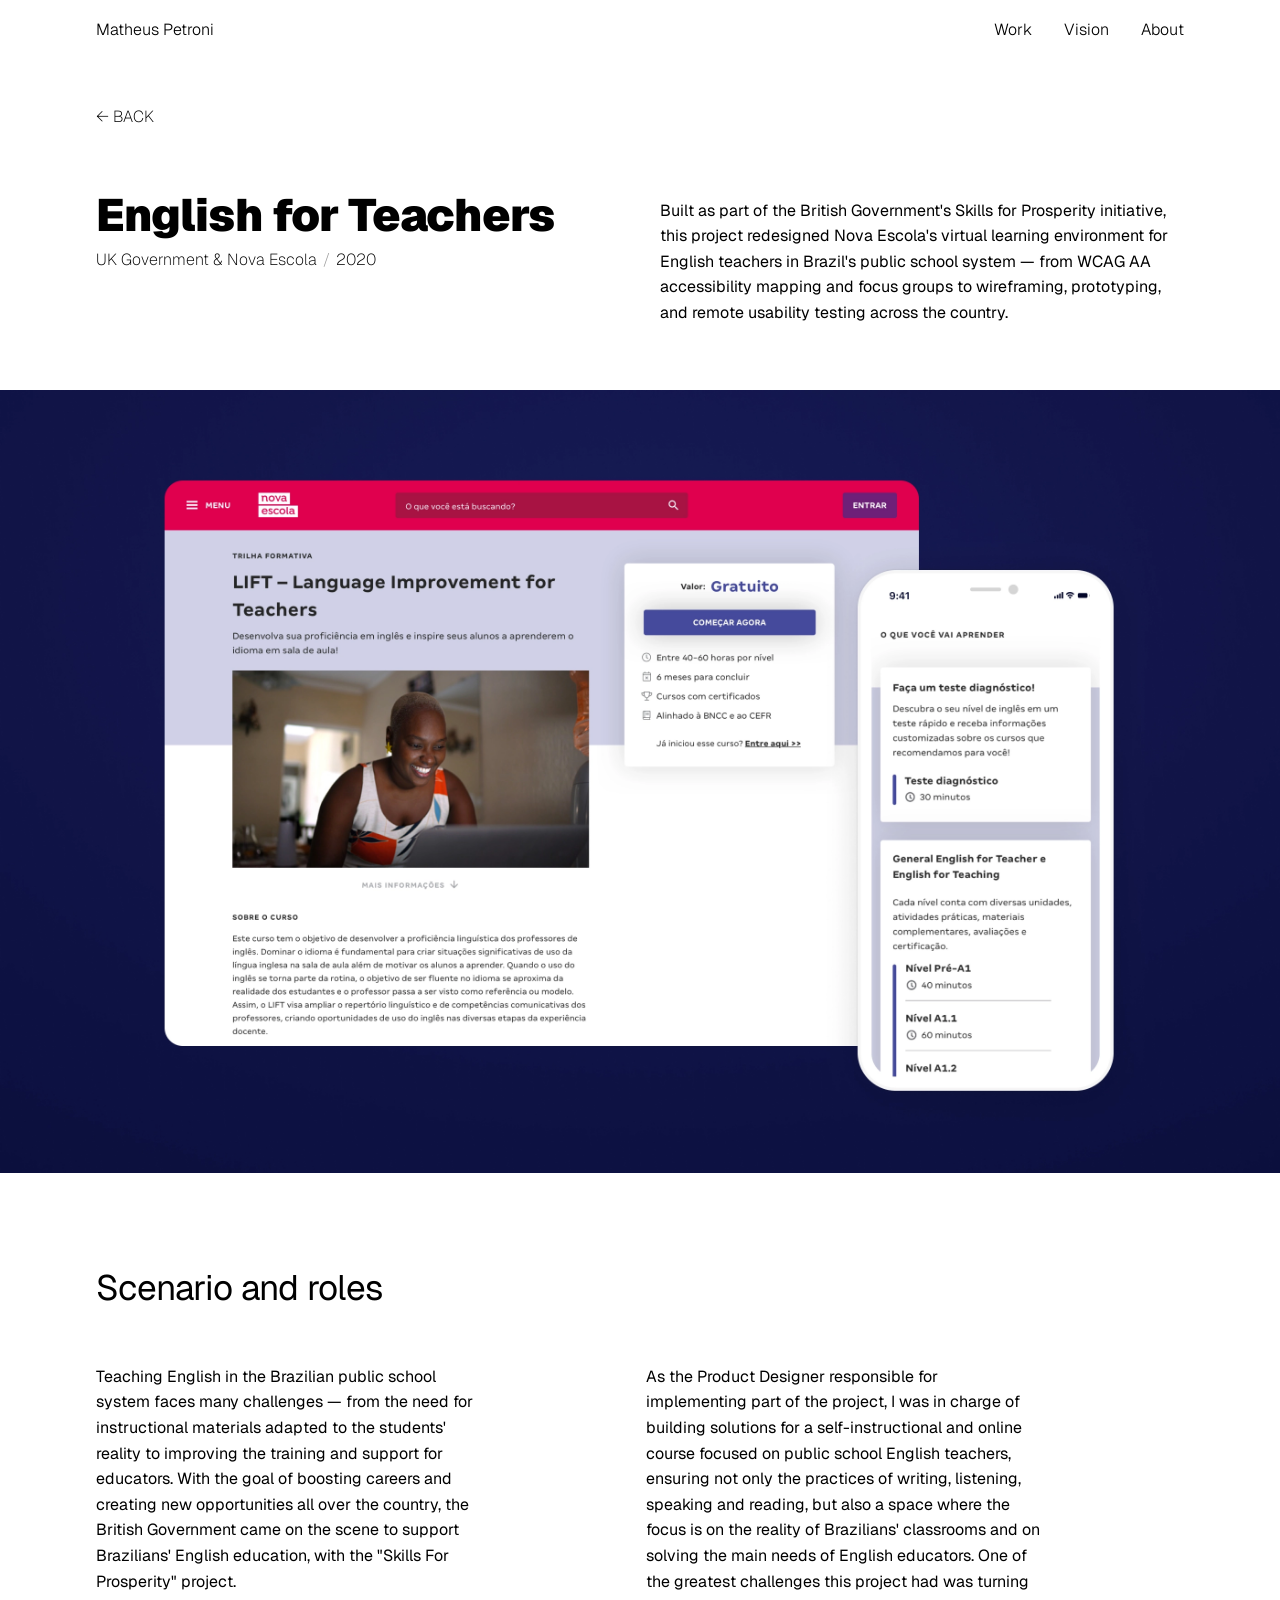
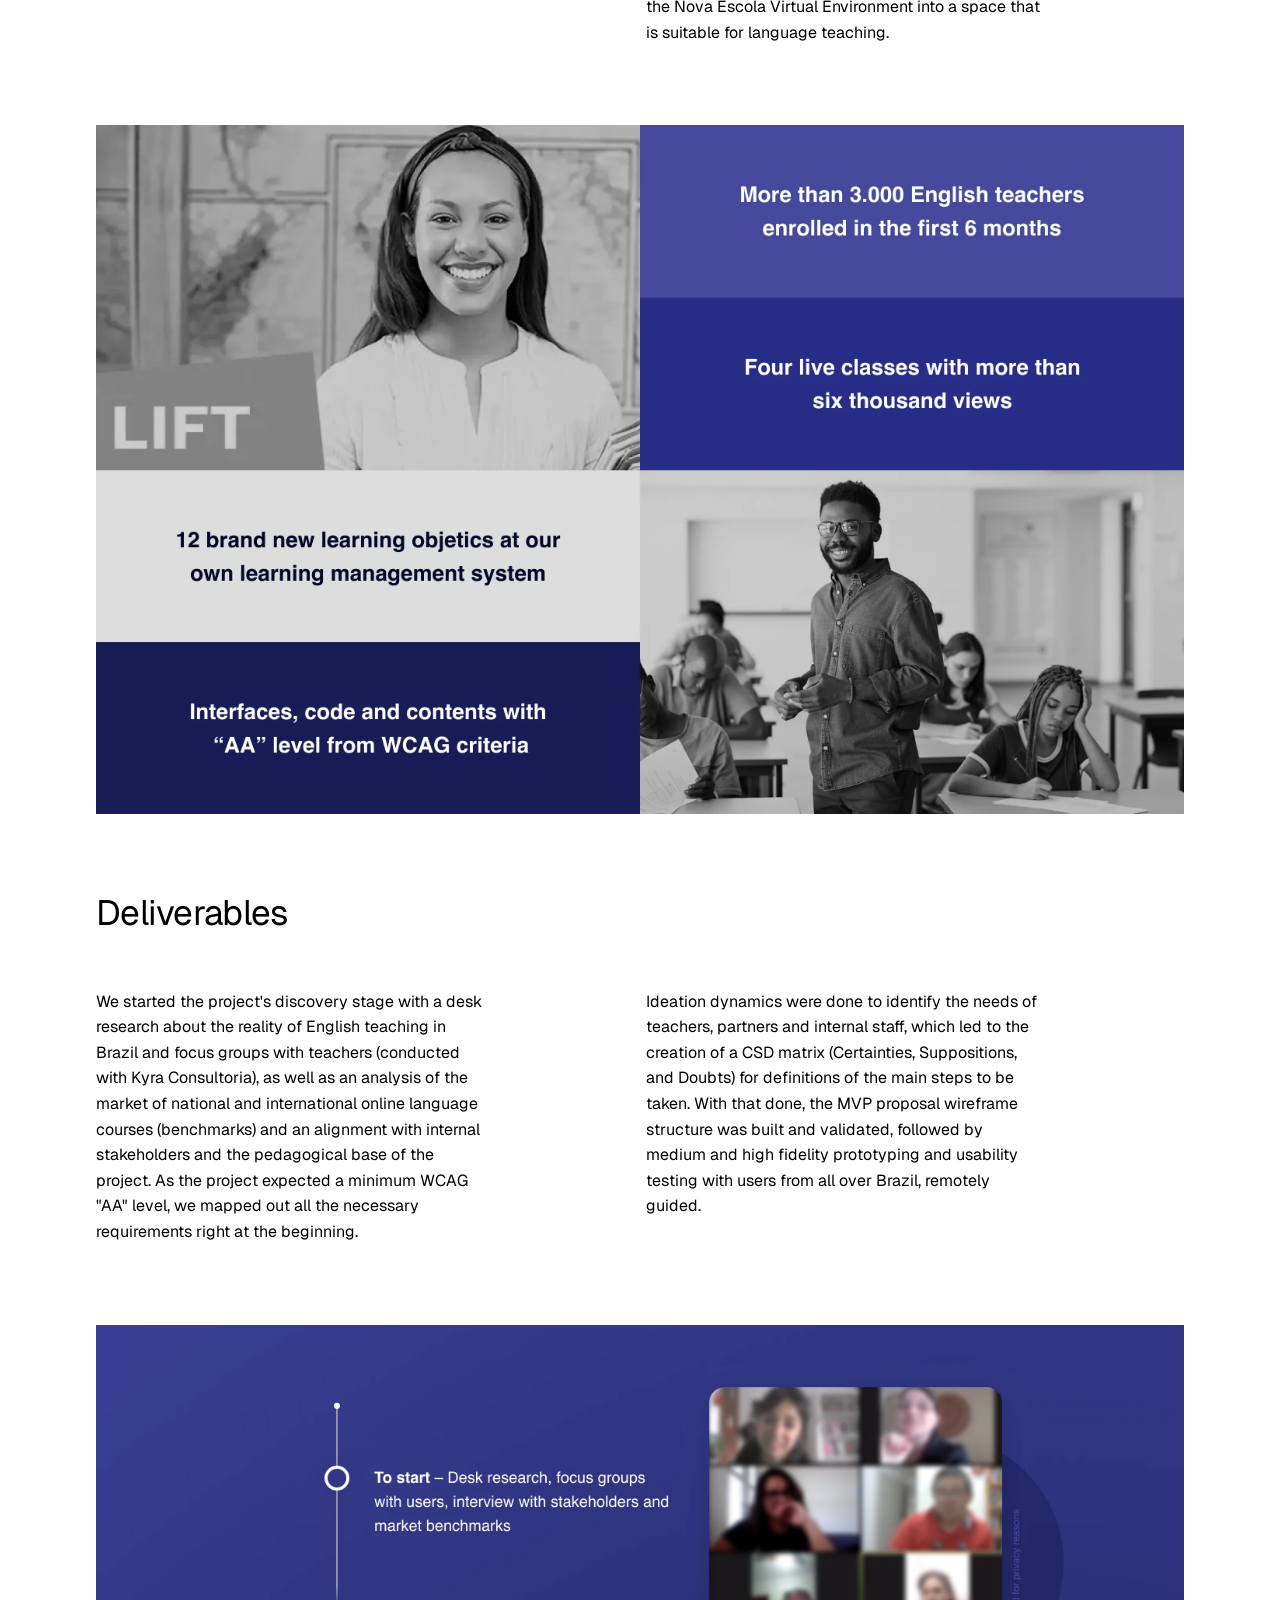
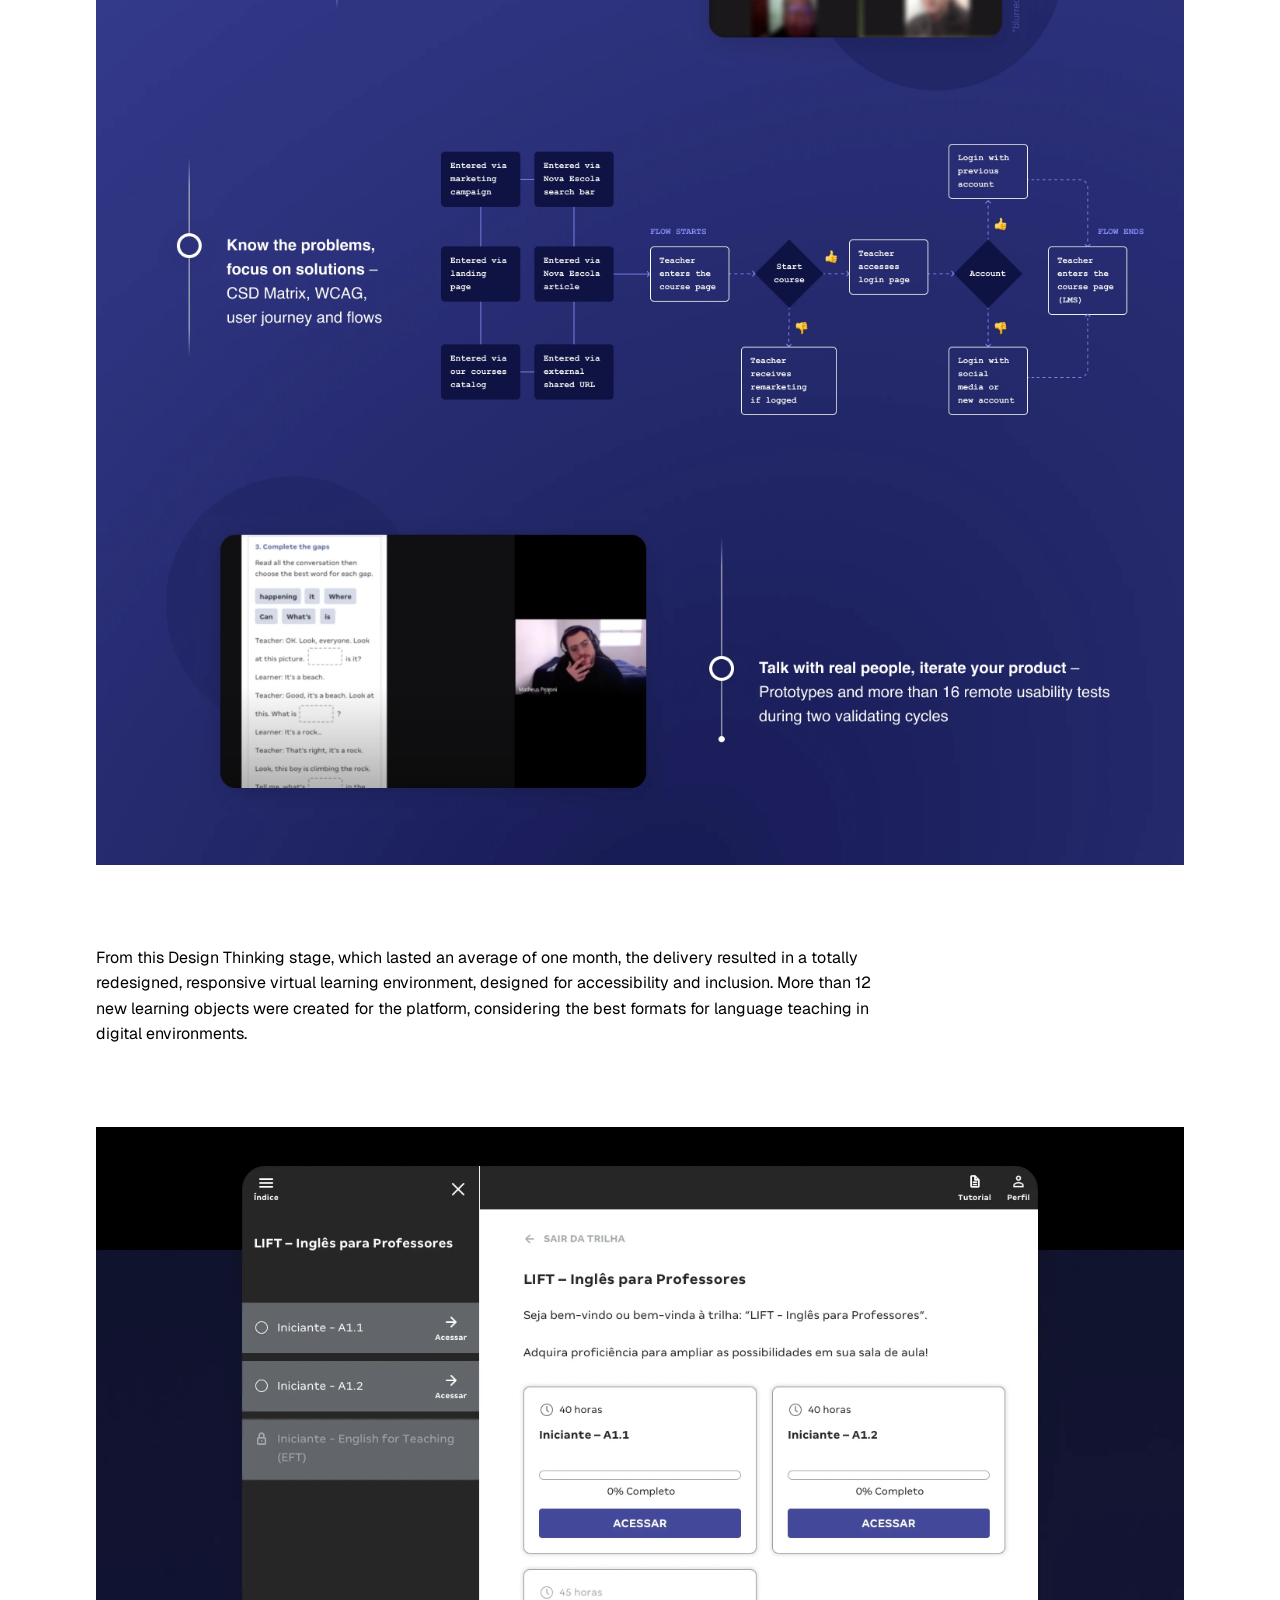
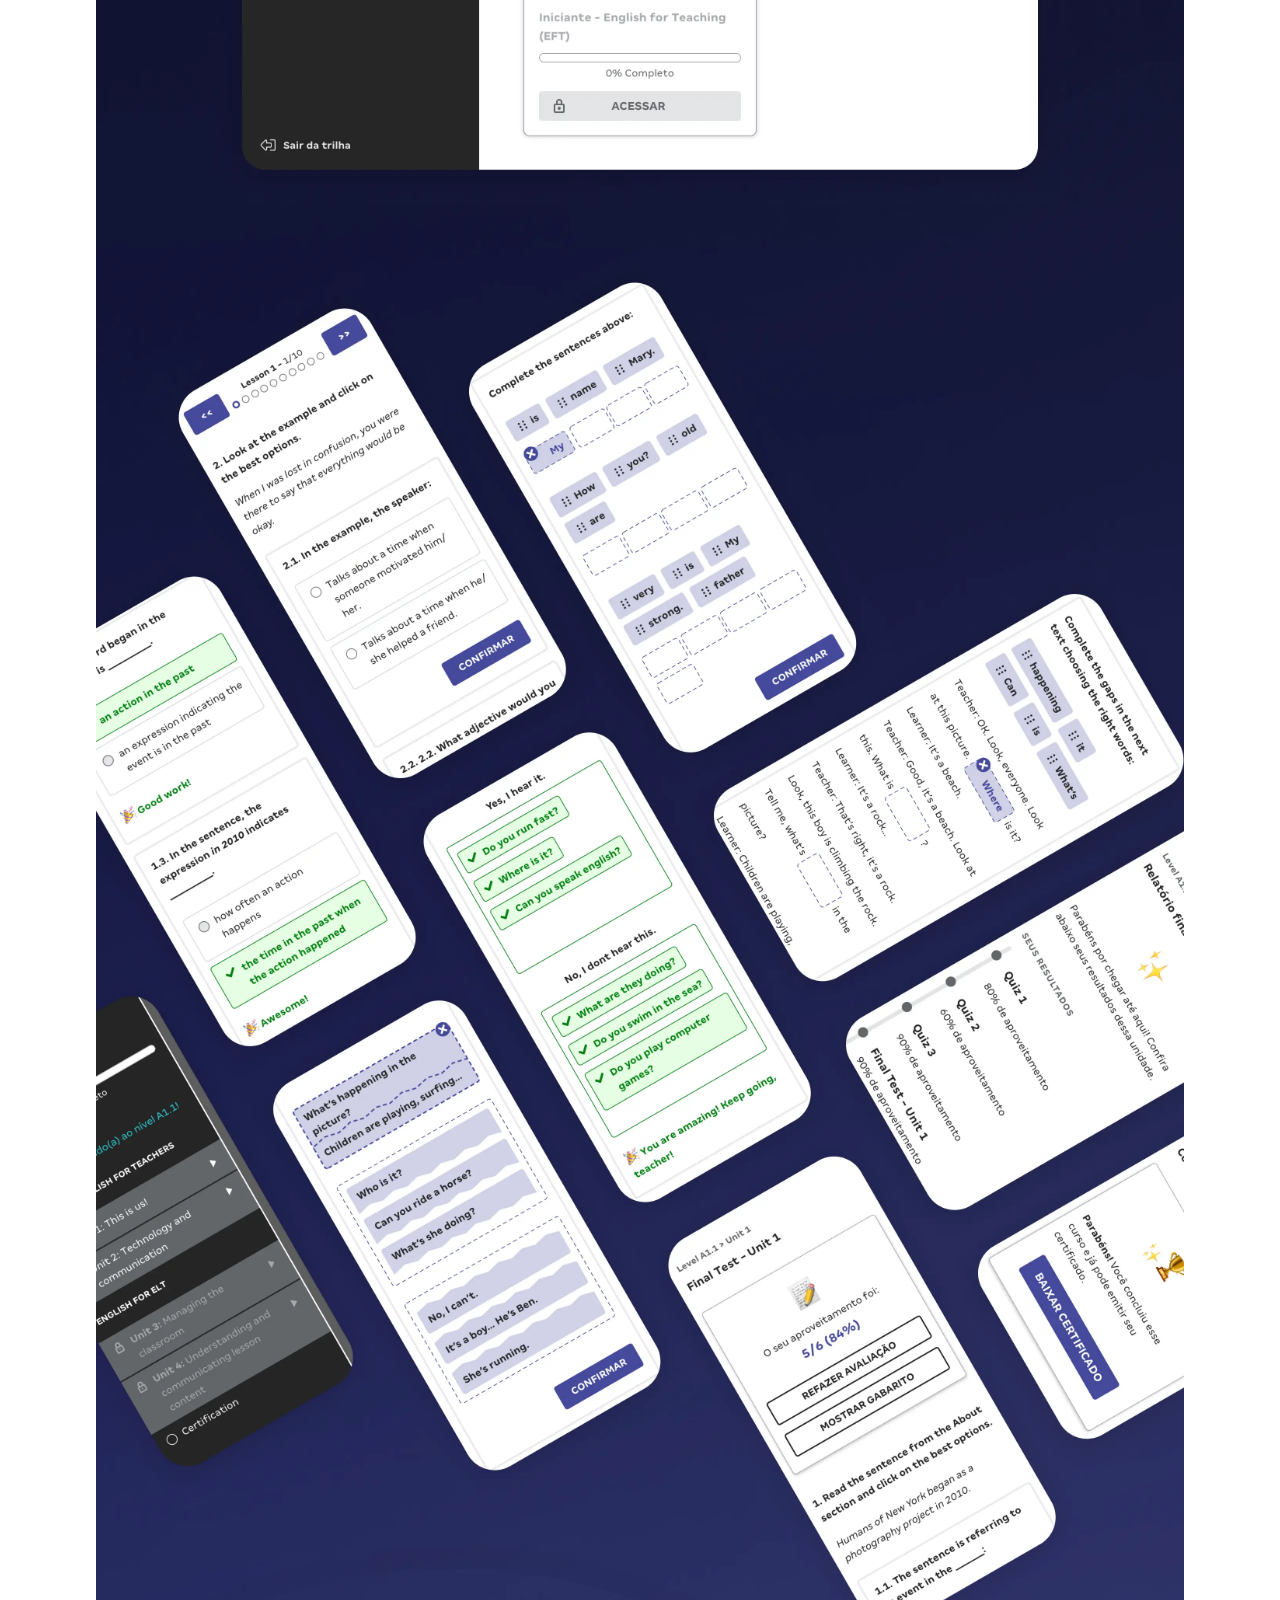
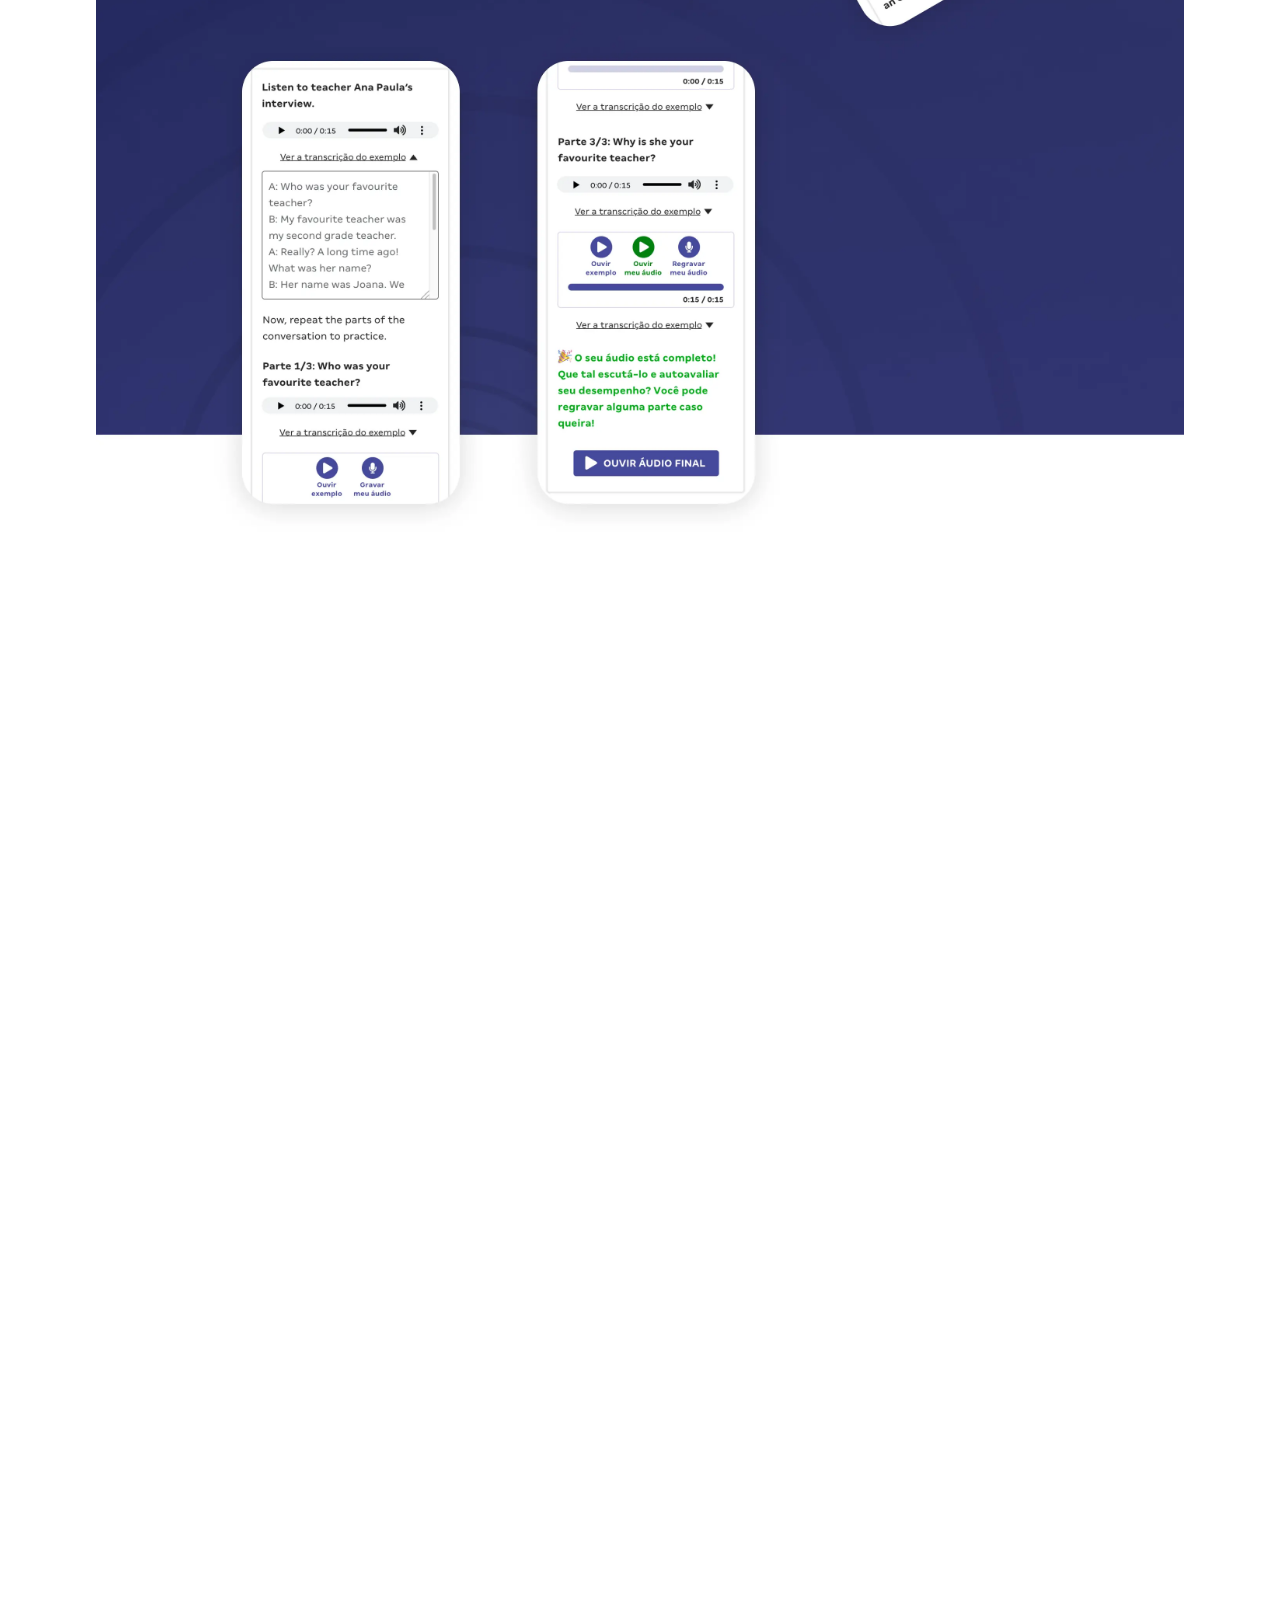
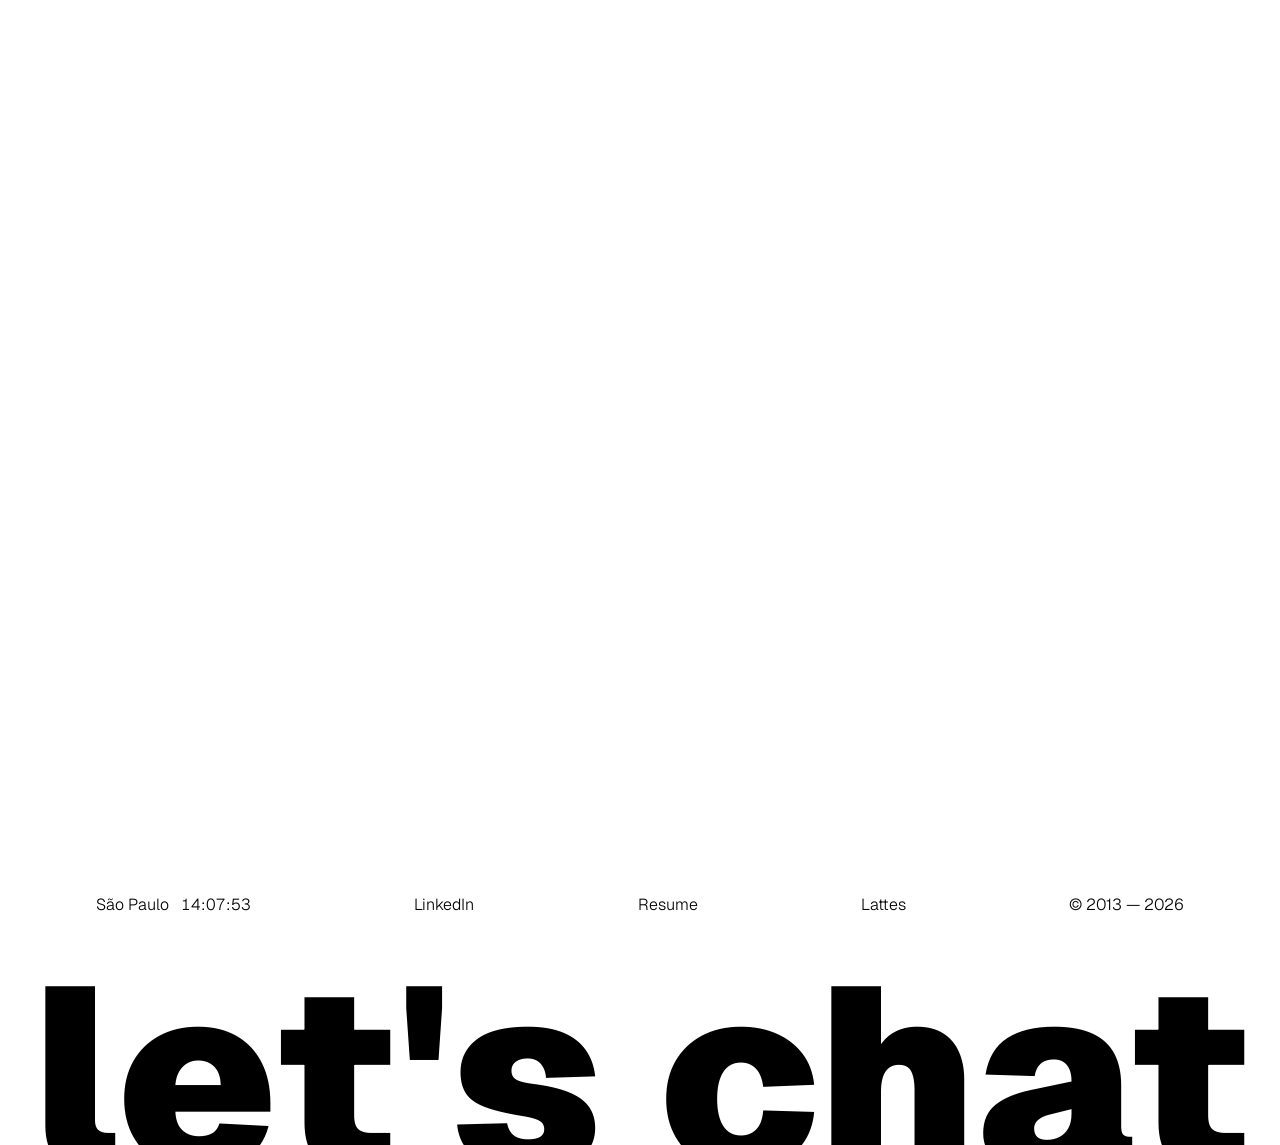
<file: case-study-english-for-teachers.html>
<!DOCTYPE html>
<html lang="en">
<head>
  <meta charset="UTF-8">
  <meta name="viewport" content="width=device-width, initial-scale=1.0">
  <meta name="description" content="English for Teachers — A case study by Matheus Petroni on designing a WCAG AA-compliant virtual learning environment for English teachers in Brazil's public school system.">
  <title>English for Teachers — Matheus Petroni</title>

  <link rel="preconnect" href="https://fonts.googleapis.com">
  <link rel="preconnect" href="https://fonts.gstatic.com" crossorigin>
  <link href="https://fonts.googleapis.com/css2?family=Geist:wght@100..900&display=swap" rel="stylesheet">

  <meta property="og:title" content="English for Teachers — Matheus Petroni">
  <meta property="og:description" content="Designed a WCAG AA-compliant virtual learning environment for English teachers across Brazil's public school system, in partnership with the UK Government and Nova Escola.">
  <meta property="og:image" content="https://mthpetroni.com/assets/images/og-english-for-teachers.jpg">
  <meta property="og:url" content="https://mthpetroni.com/case-study-english-for-teachers.html">
  <meta property="og:type" content="website">
  <meta property="og:image:width" content="1200">
  <meta property="og:image:height" content="630">
  <meta property="og:image:type" content="image/jpeg">

  <link rel="icon" type="image/svg+xml" href="assets/icons/asterisk.svg">
  <link rel="stylesheet" href="css/styles.css">
</head>
<body>

  <!-- Skip to content -->
  <a class="skip-link" href="#main-content">Skip to content</a>

  <!-- ======================================================================
       APPBAR
       ====================================================================== -->
  <header class="appbar" role="banner">
    <div class="appbar-inner">
      <a href="index.html" class="appbar-logo" aria-label="Matheus Petroni — home">Matheus Petroni</a>

      <nav class="appbar-nav" aria-label="Main navigation">
        <a href="index.html#work"   class="nav-link">Work</a>
        <a href="index.html#vision" class="nav-link">Vision</a>
        <a href="index.html#about"  class="nav-link">About</a>
      </nav>

      <button
        class="hamburger"
        aria-label="Open navigation menu"
        aria-expanded="false"
        aria-controls="mobile-drawer"
      >
        <span class="hamburger-line"></span>
        <span class="hamburger-line"></span>
        <span class="hamburger-line"></span>
      </button>
    </div>
  </header>

  <!-- ======================================================================
       MOBILE DRAWER
       ====================================================================== -->
  <div class="mobile-drawer" id="mobile-drawer" aria-hidden="true" inert>
    <div class="drawer-overlay" role="presentation"></div>
    <nav class="drawer-panel" aria-label="Mobile navigation">
      <button class="drawer-close" aria-label="Close navigation menu">✕</button>
      <a href="index.html#work"   class="drawer-link">Work</a>
      <a href="index.html#vision" class="drawer-link">Vision</a>
      <a href="index.html#about"  class="drawer-link">About</a>
    </nav>
  </div>

  <!-- ======================================================================
       MAIN
       ====================================================================== -->
  <main id="main-content">

    <!-- ====================================================================
         CASE STUDY HEADER
         ==================================================================== -->
    <section class="cs-header" aria-label="Case study overview">
      <div class="cs-header-inner">

        <a href="previous-works.html" class="back-link" aria-label="Back to previous works">← BACK</a>

        <div class="cs-header-content">
          <div class="cs-header-left">
            <h1 class="cs-title">English for Teachers</h1>
            <div class="cs-meta">
              <span class="cs-company">UK Government &amp; Nova Escola</span>
              <span class="cs-meta-separator">/</span>
              <span class="cs-year">2020</span>
            </div>
          </div>
          <div class="cs-header-right">
            <p class="cs-intro">Built as part of the British Government's Skills for Prosperity initiative, this project redesigned Nova Escola's virtual learning environment for English teachers in Brazil's public school system — from WCAG AA accessibility mapping and focus groups to wireframing, prototyping, and remote usability testing across the country.</p>
          </div>
        </div>

      </div>
    </section>

    <!-- Hero image -->
    <div class="cs-hero-image">
      <img
        src="data:image/svg+xml,%3Csvg xmlns=%27http://www.w3.org/2000/svg%27/%3E"
        data-src="assets/images/english-for-teachers-hero.webp"
        alt="English for Teachers — virtual learning environment overview"
        width="1440"
        height="810"
        loading="lazy"
        style="background: #000000; width: 100%;"
        class="lazy"
      >
    </div>

    <!-- ====================================================================
         SCENARIO AND ROLES
         ==================================================================== -->
    <section class="cs-section" aria-label="Scenario and roles">
      <div class="cs-section-inner">
        <div>
          <h2 class="cs-section-title">Scenario and roles</h2>
          <div class="cs-section-body">
            <div>
              <p>Teaching English in the Brazilian public school system faces many challenges — from the need for instructional materials adapted to the students' reality to improving the training and support for educators. With the goal of boosting careers and creating new opportunities all over the country, the British Government came on the scene to support Brazilians' English education, with the "Skills For Prosperity" project.</p>
            </div>
            <div>
              <p>As the Product Designer responsible for implementing part of the project, I was in charge of building solutions for a self-instructional and online course focused on public school English teachers, ensuring not only the practices of writing, listening, speaking and reading, but also a space where the focus is on the reality of Brazilians' classrooms and on solving the main needs of English educators. One of the greatest challenges this project had was turning the Nova Escola Virtual Environment into a space that is suitable for language teaching.</p>
            </div>
          </div>
        </div>
      </div>
    </section>

    <div class="cs-image-block">
      <img
        src="data:image/svg+xml,%3Csvg xmlns=%27http://www.w3.org/2000/svg%27/%3E"
        data-src="assets/images/english-for-teachers-scenario-1.webp"
        alt="English for Teachers — discovery and research artifacts"
        width="1248"
        height="702"
        loading="lazy"
        style="background: #000000;"
        class="lazy"
      >
    </div>

    <!-- ====================================================================
         DELIVERABLES
         ==================================================================== -->
    <section class="cs-section" aria-label="Deliverables">
      <div class="cs-section-inner">
        <div>
          <h2 class="cs-section-title">Deliverables</h2>
          <div class="cs-section-body">
            <div>
              <p>We started the project's discovery stage with a desk research about the reality of English teaching in Brazil and focus groups with teachers (conducted with Kyra Consultoria), as well as an analysis of the market of national and international online language courses (benchmarks) and an alignment with internal stakeholders and the pedagogical base of the project. As the project expected a minimum WCAG "AA" level, we mapped out all the necessary requirements right at the beginning.</p>
            </div>
            <div>
              <p>Ideation dynamics were done to identify the needs of teachers, partners and internal staff, which led to the creation of a CSD matrix (Certainties, Suppositions, and Doubts) for definitions of the main steps to be taken. With that done, the MVP proposal wireframe structure was built and validated, followed by medium and high fidelity prototyping and usability testing with users from all over Brazil, remotely guided.</p>
            </div>
          </div>
        </div>
      </div>
    </section>

    <div class="cs-image-block">
      <img
        src="data:image/svg+xml,%3Csvg xmlns=%27http://www.w3.org/2000/svg%27/%3E"
        data-src="assets/images/english-for-teachers-deliverables-1.webp"
        alt="English for Teachers — wireframes and prototyping"
        width="1248"
        height="702"
        loading="lazy"
        style="background: #000000;"
        class="lazy"
      >
    </div>

    <!-- ====================================================================
         OUTCOME
         ==================================================================== -->
    <section class="cs-section" aria-label="Outcome">
      <div class="cs-section-inner">
        <div>
          <div class="cs-section-body deliverables">
            <div>
              <p>From this Design Thinking stage, which lasted an average of one month, the delivery resulted in a totally redesigned, responsive virtual learning environment, designed for accessibility and inclusion. More than 12 new learning objects were created for the platform, considering the best formats for language teaching in digital environments.</p>
            </div>
          </div>
        </div>
      </div>
    </section>

    <div class="cs-image-block">
      <img
        src="data:image/svg+xml,%3Csvg xmlns=%27http://www.w3.org/2000/svg%27/%3E"
        data-src="assets/images/english-for-teachers-deliverables-2.webp"
        alt="English for Teachers — final learning environment screens"
        width="1248"
        height="702"
        loading="lazy"
        style="background: #000000;"
        class="lazy"
      >
    </div>

    <!-- ====================================================================
         RESULTS AND LEARNINGS
         ==================================================================== -->
    <section class="cs-section" aria-label="Results and learnings">
      <div class="cs-section-inner">
        <div>
          <h2 class="cs-section-title">Results and learnings</h2>
          <div class="cs-section-body">
            <div>
              <p>In addition to the national reach that the course achieved in its first six months of life, we could observe through event funnels and heatmaps that the new Product Detail Page layout led to a significant growth in conversion rates of both free and paid courses.</p>
              <p>Unlike a digital product, the implementation of a project often has more restricted deadlines and demands more delimited by the partner. Learning to deal with this balance was crucial to bring product knowledge to the project — especially regarding the practice of quick tests and user research for proposal validation.</p>
            </div>
            <div>
              <p>We also had multiple technical challenges, as virtually every designed task called for simplicity and the easiest possible path to implementation. With a large number of tasks, the process of coming up with a doable MVP was crucial, which brought us great learning about prioritization and technical feasibility.</p>
              <p>Finally, working with the WCAG requirement brought great knowledge on digital accessibility to our platform, ensuring intense learning for everyone involved in the project.</p>
            </div>
          </div>
        </div>
      </div>
    </section>

    <div class="cs-image-block">
      <img
        src="data:image/svg+xml,%3Csvg xmlns=%27http://www.w3.org/2000/svg%27/%3E"
        data-src="assets/images/english-for-teachers-results-1.webp"
        alt="English for Teachers — results and impact"
        width="1248"
        height="702"
        loading="lazy"
        style="background: #000000;"
        class="lazy"
      >
    </div>

    <div class="cs-team-block">
      <p><span class="cs-team-label">Team:</span> <span class="cs-team-list">Matheus Petroni (Product Designer), Karine Presotti (Product Manager), Cainã Perri (Content Coordinator), Vanessa Camargo (Content Assistant), Juliana Reis, João Victor Bispo, Cláudia Rejane, Naelson Silva and Daniel Barreto (Developers), partnership with Andre Willik, Luan Castro and Rodrigo Pereira (Developers) from Lambda3 Consultoria.</span></p>
    </div>

    <!-- More cases -->
    <div class="more-cases-wrapper">
      <a href="index.html#work" class="more-cases-link">← RECENT WORK</a>
    </div>

  </main>

  <!-- ======================================================================
       FOOTER
       ====================================================================== -->
  <footer class="site-footer" role="contentinfo">

    <div class="footer-bar">
      <div class="footer-bar-inner">
        <div class="footer-location">
          <span>São Paulo</span>
          <time class="live-clock" id="clock-footer" aria-live="polite" aria-atomic="true"></time>
        </div>
        <nav class="footer-nav" aria-label="Footer navigation">
          <a
            href="https://www.linkedin.com/in/matheuspetroni/"
            class="footer-nav-link"
            target="_blank"
            rel="noopener noreferrer"
            aria-label="LinkedIn profile (opens in new tab)"
          >LinkedIn</a>
          <a
            href="assets/docs/resume.pdf"
            class="footer-nav-link"
            target="_blank"
            rel="noopener noreferrer"
            aria-label="Resume PDF (opens in new tab)"
          >Resume</a>
          <a
            href="https://lattes.cnpq.br/6202919776158281"
            class="footer-nav-link"
            target="_blank"
            rel="noopener noreferrer"
            aria-label="Lattes CV (opens in new tab)"
          >Lattes</a>
        </nav>
        <p class="footer-copy">© 2013 — <span class="footer-copy-year">2026</span></p>
      </div>
    </div>

    <div class="letschat-wrapper">
      <a
        href="mailto:contact@mthpetroni.com"
        class="letschat"
        aria-label="Send an email to contact@mthpetroni.com"
      >let's chat</a>
    </div>

  </footer>

  <script src="js/main.js"></script>
</body>
</html>
</file>
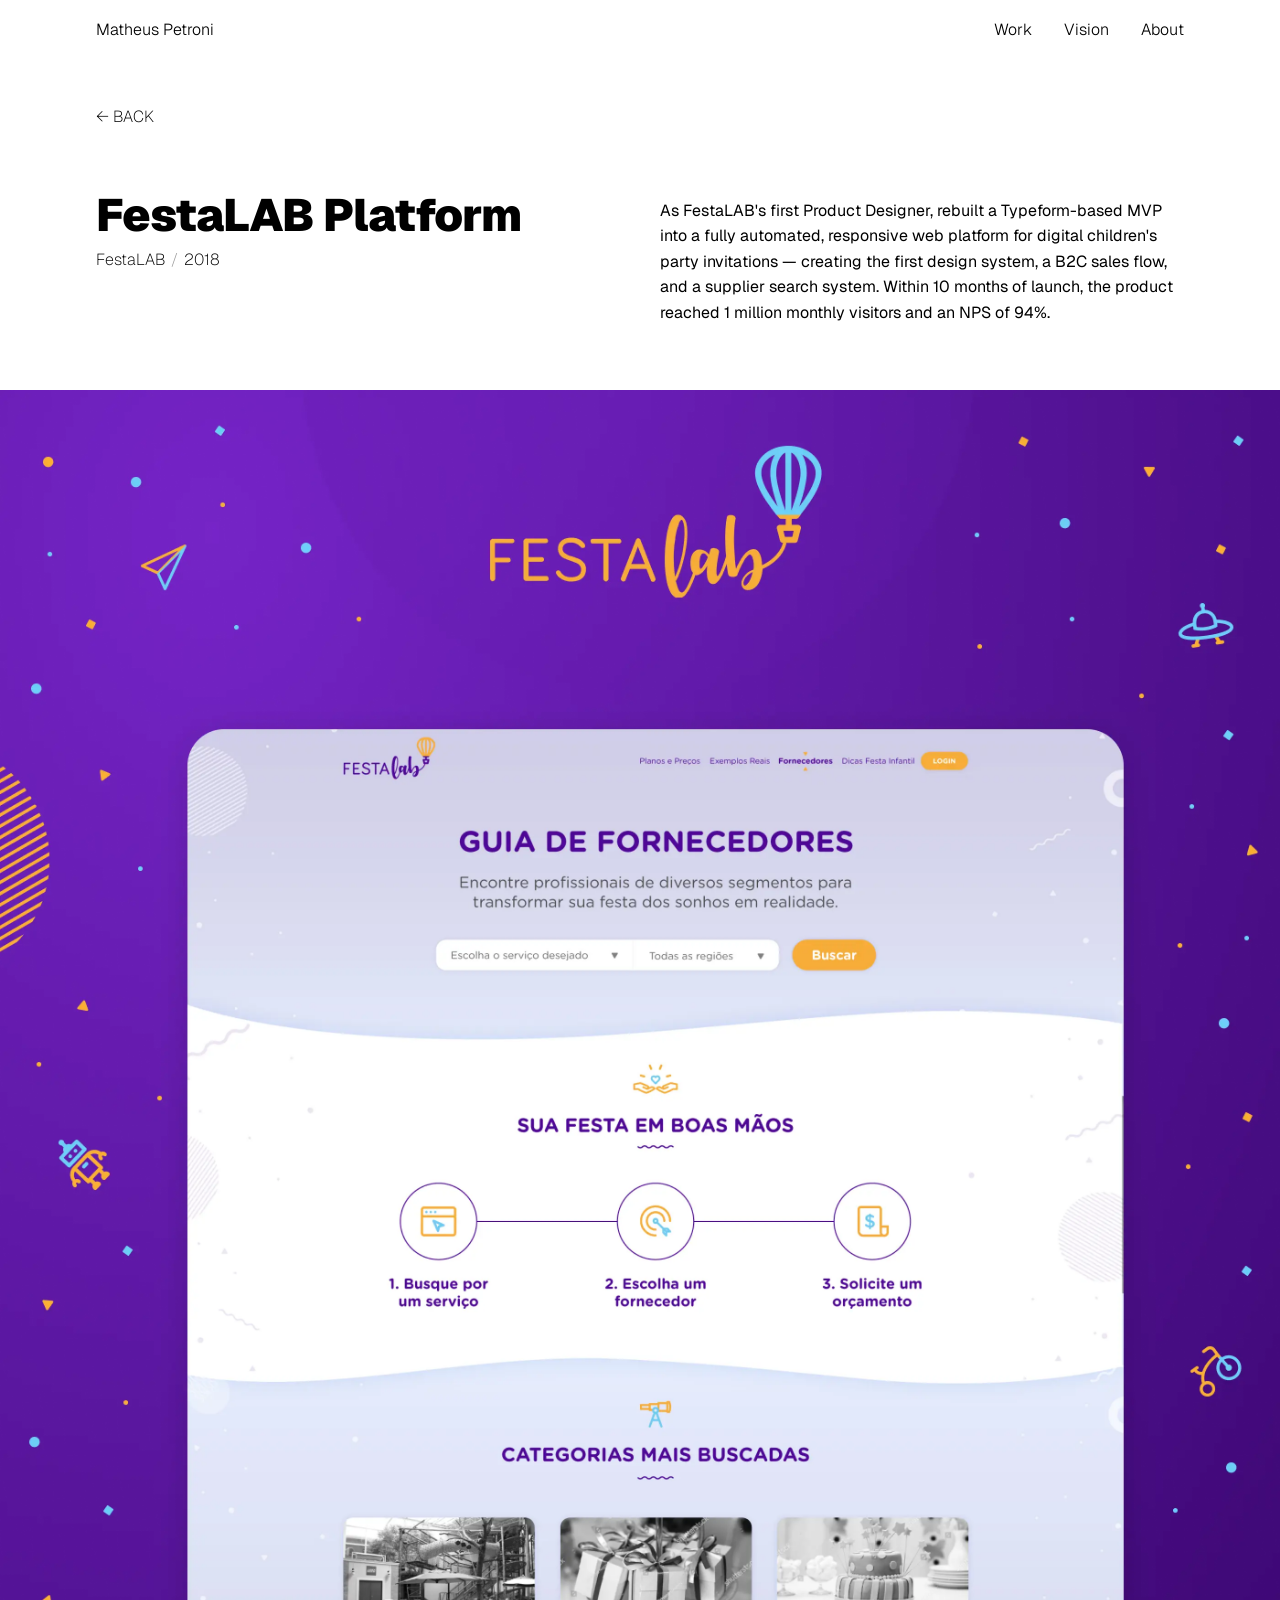
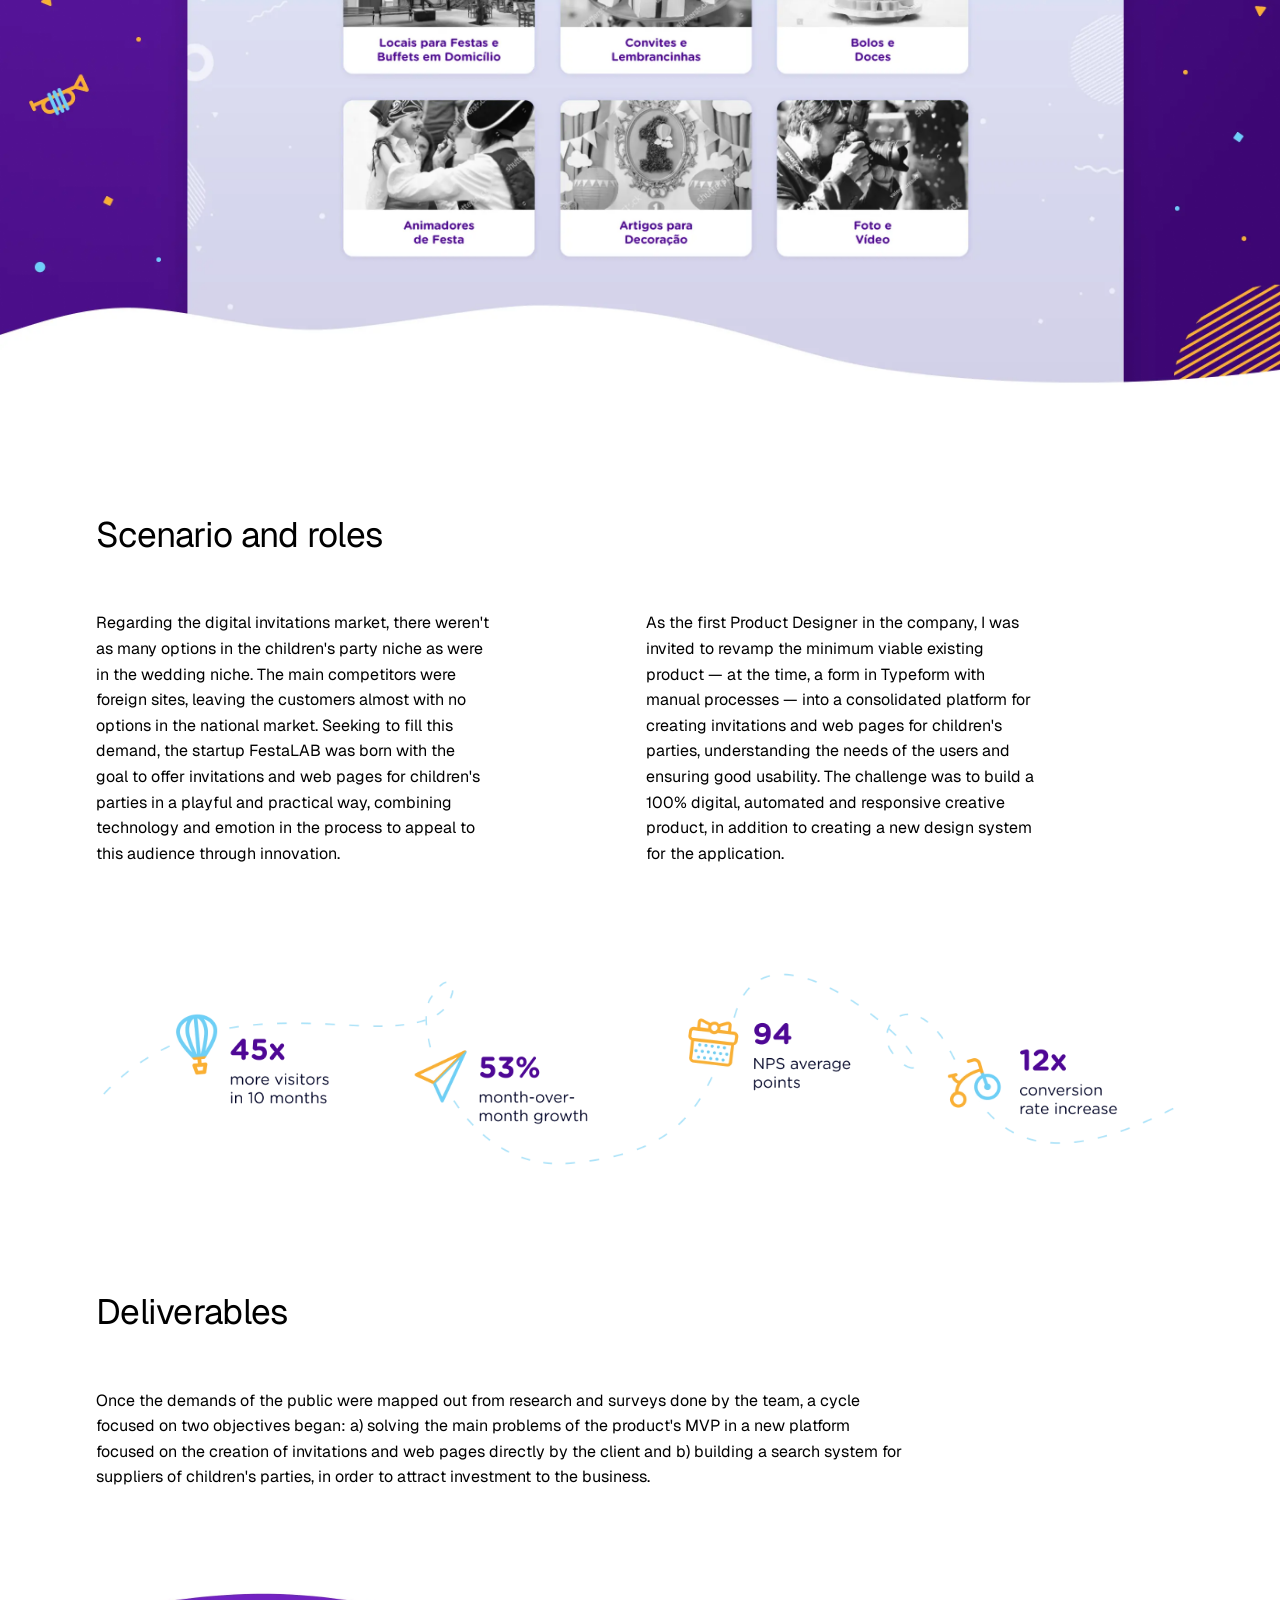
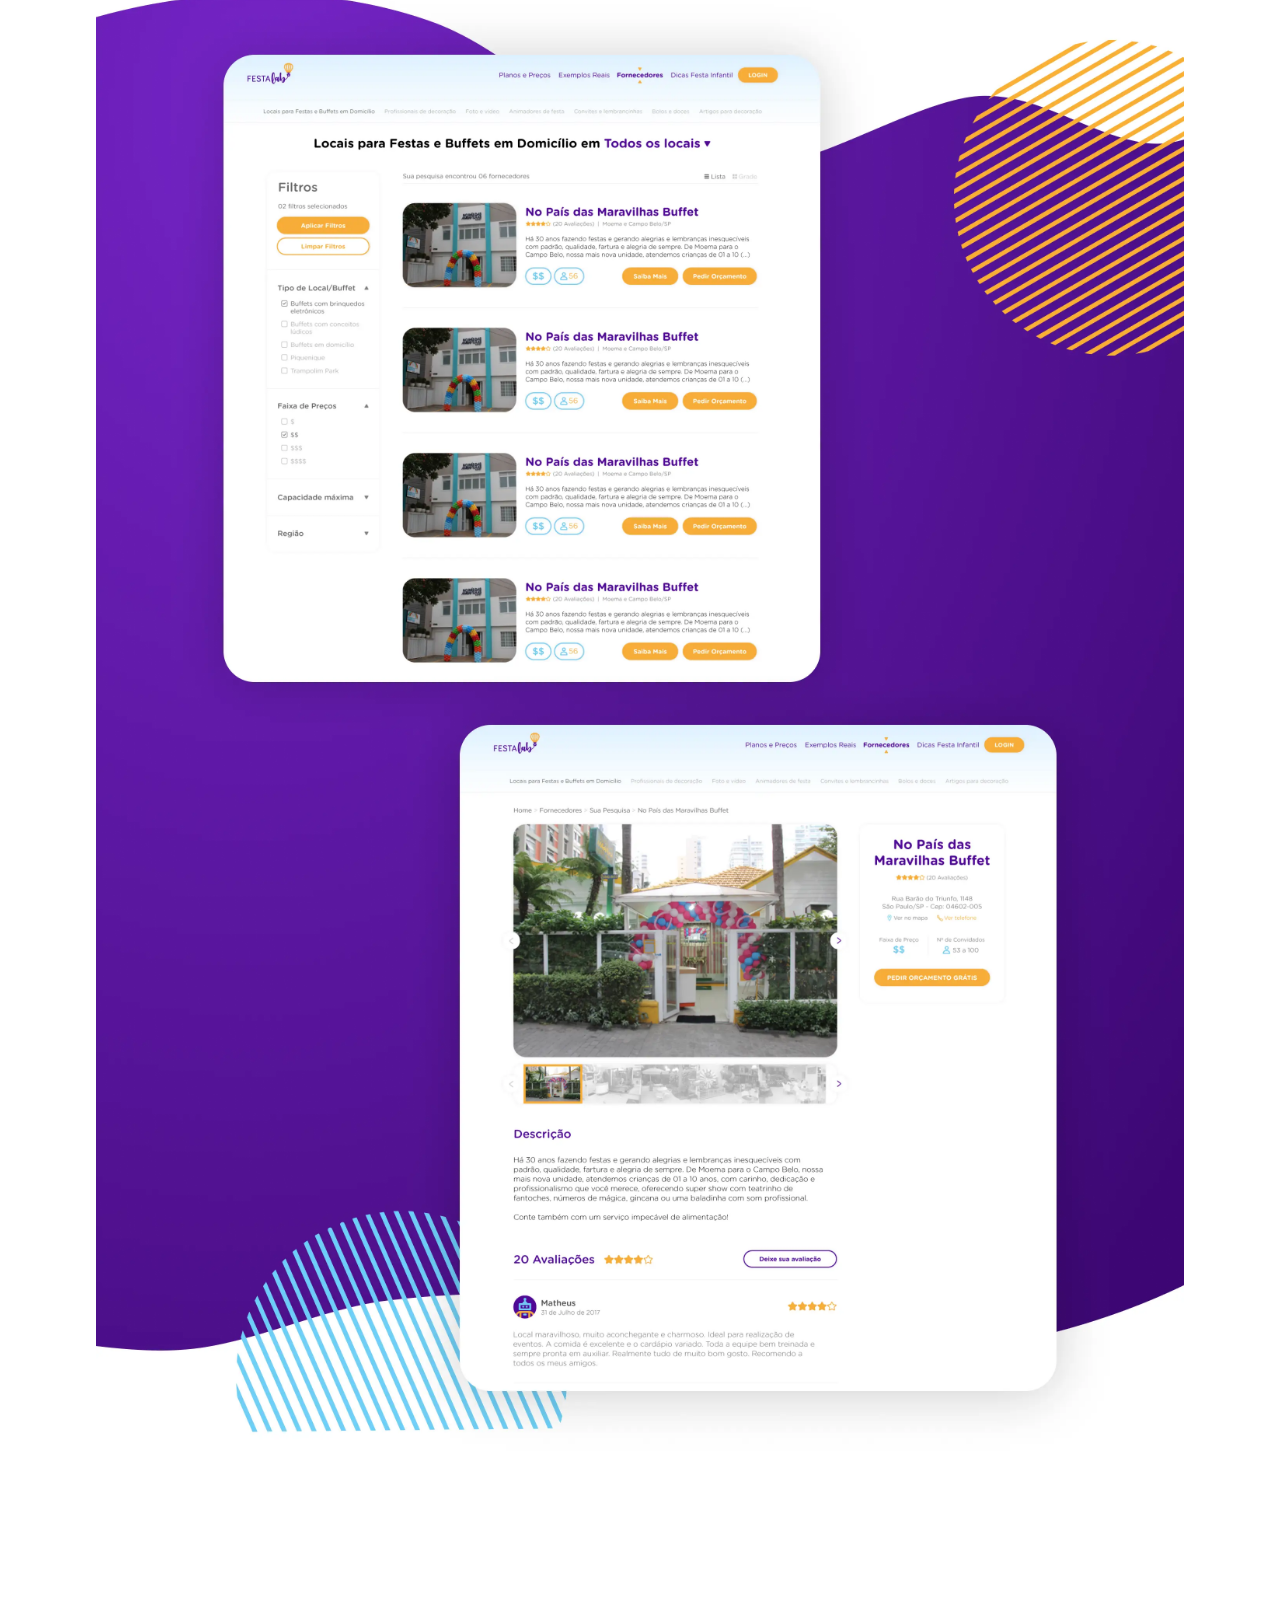
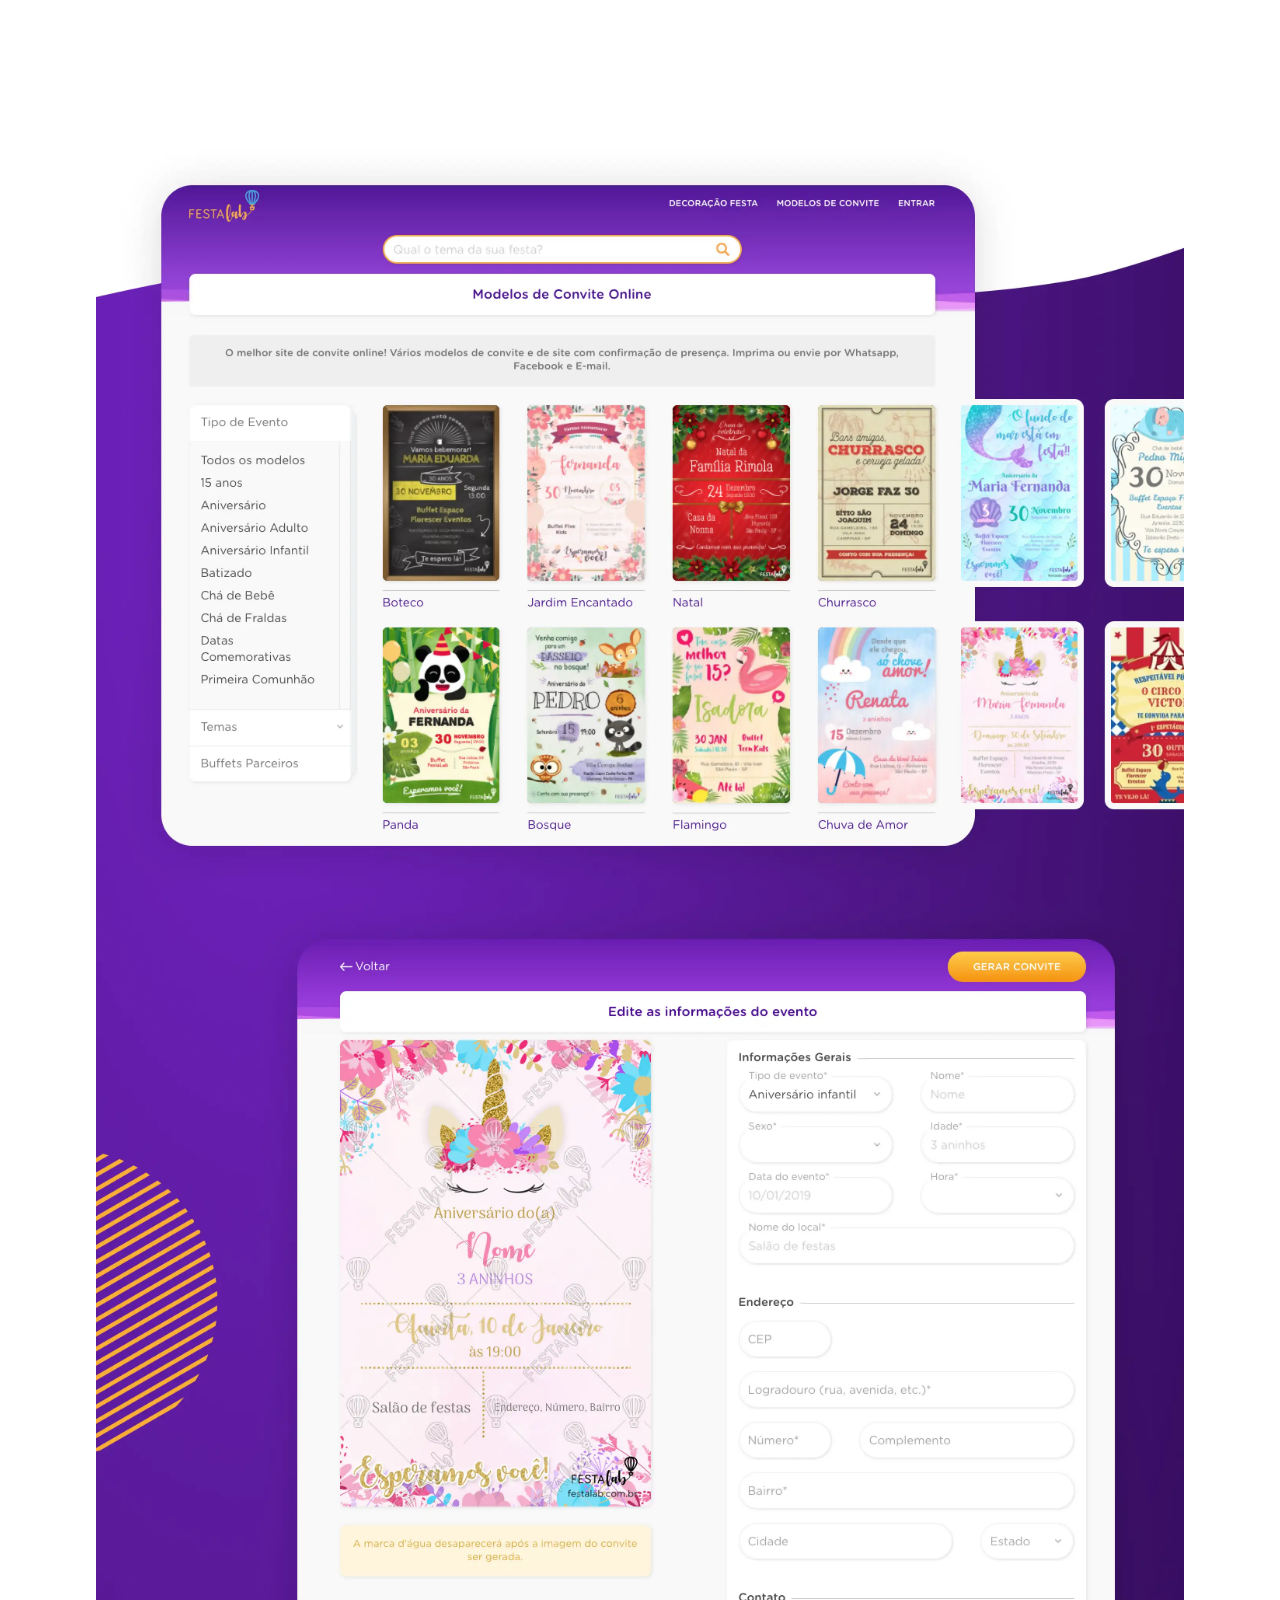
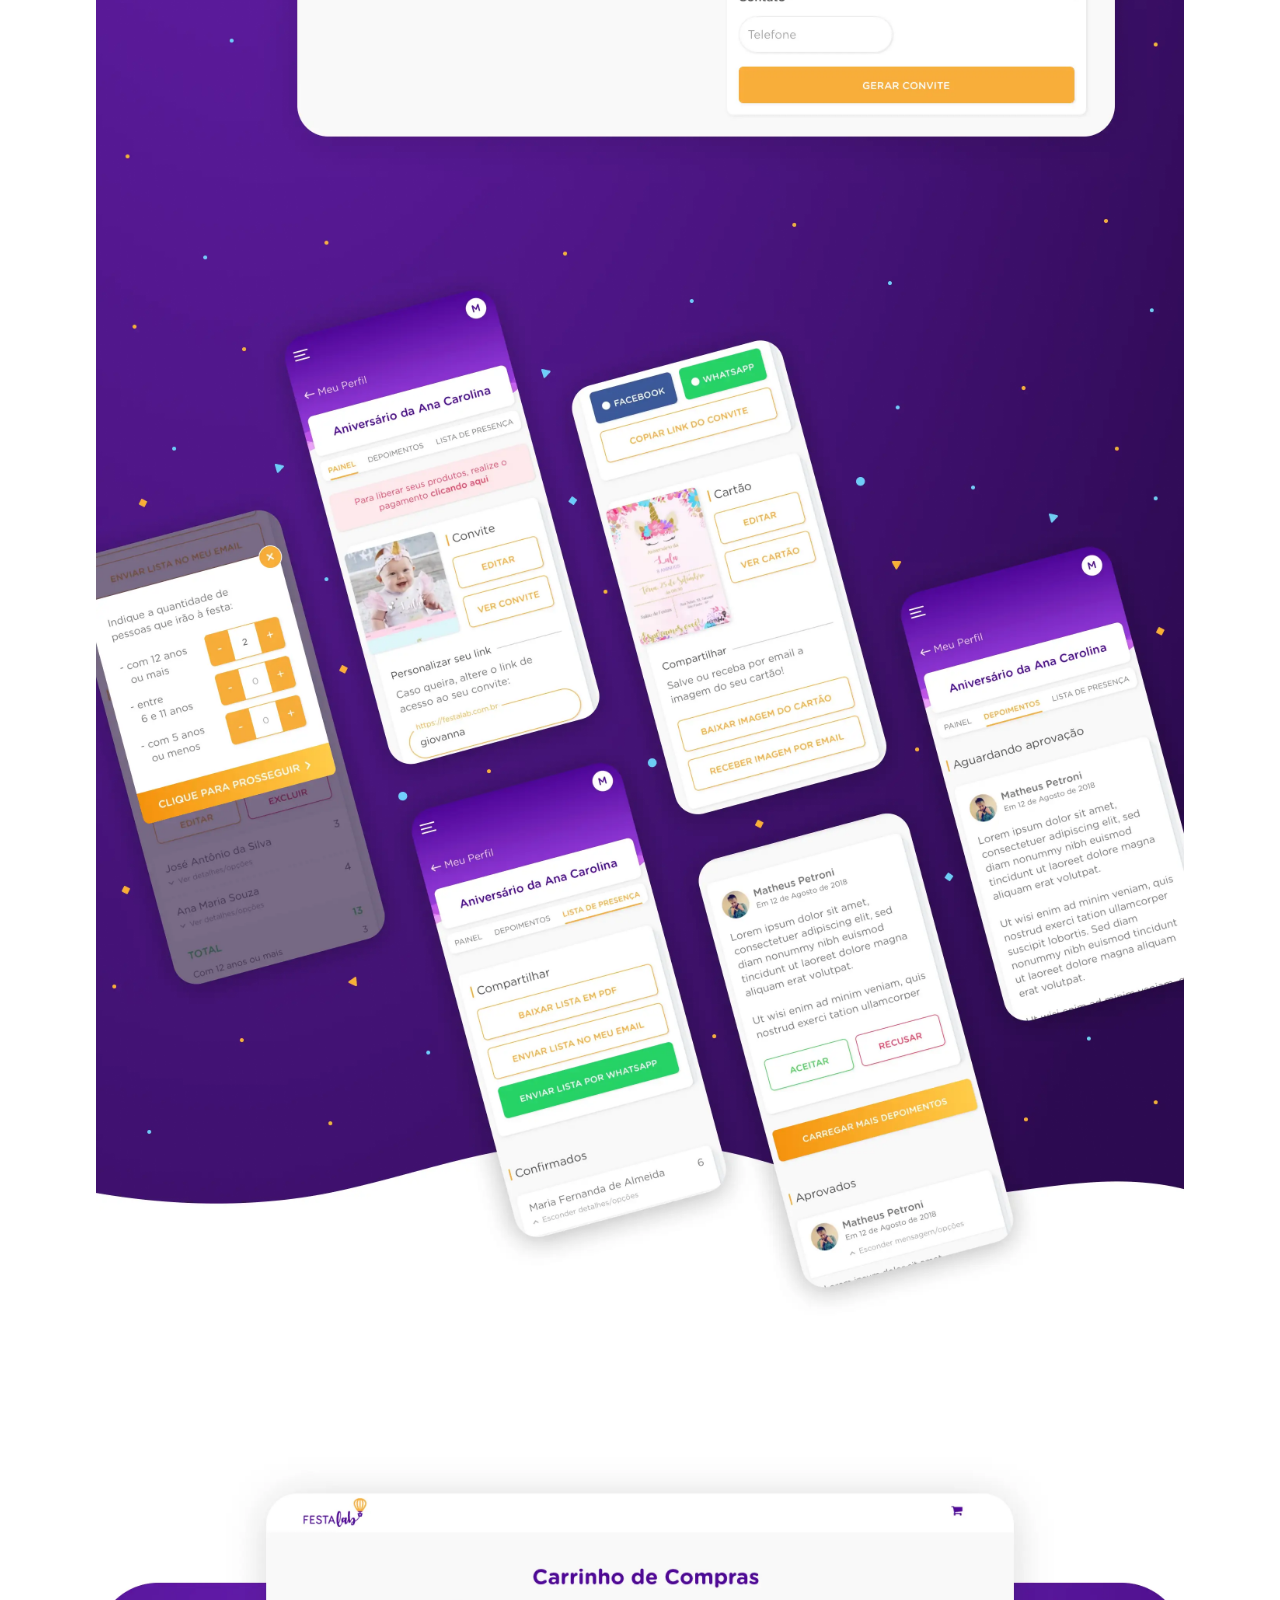
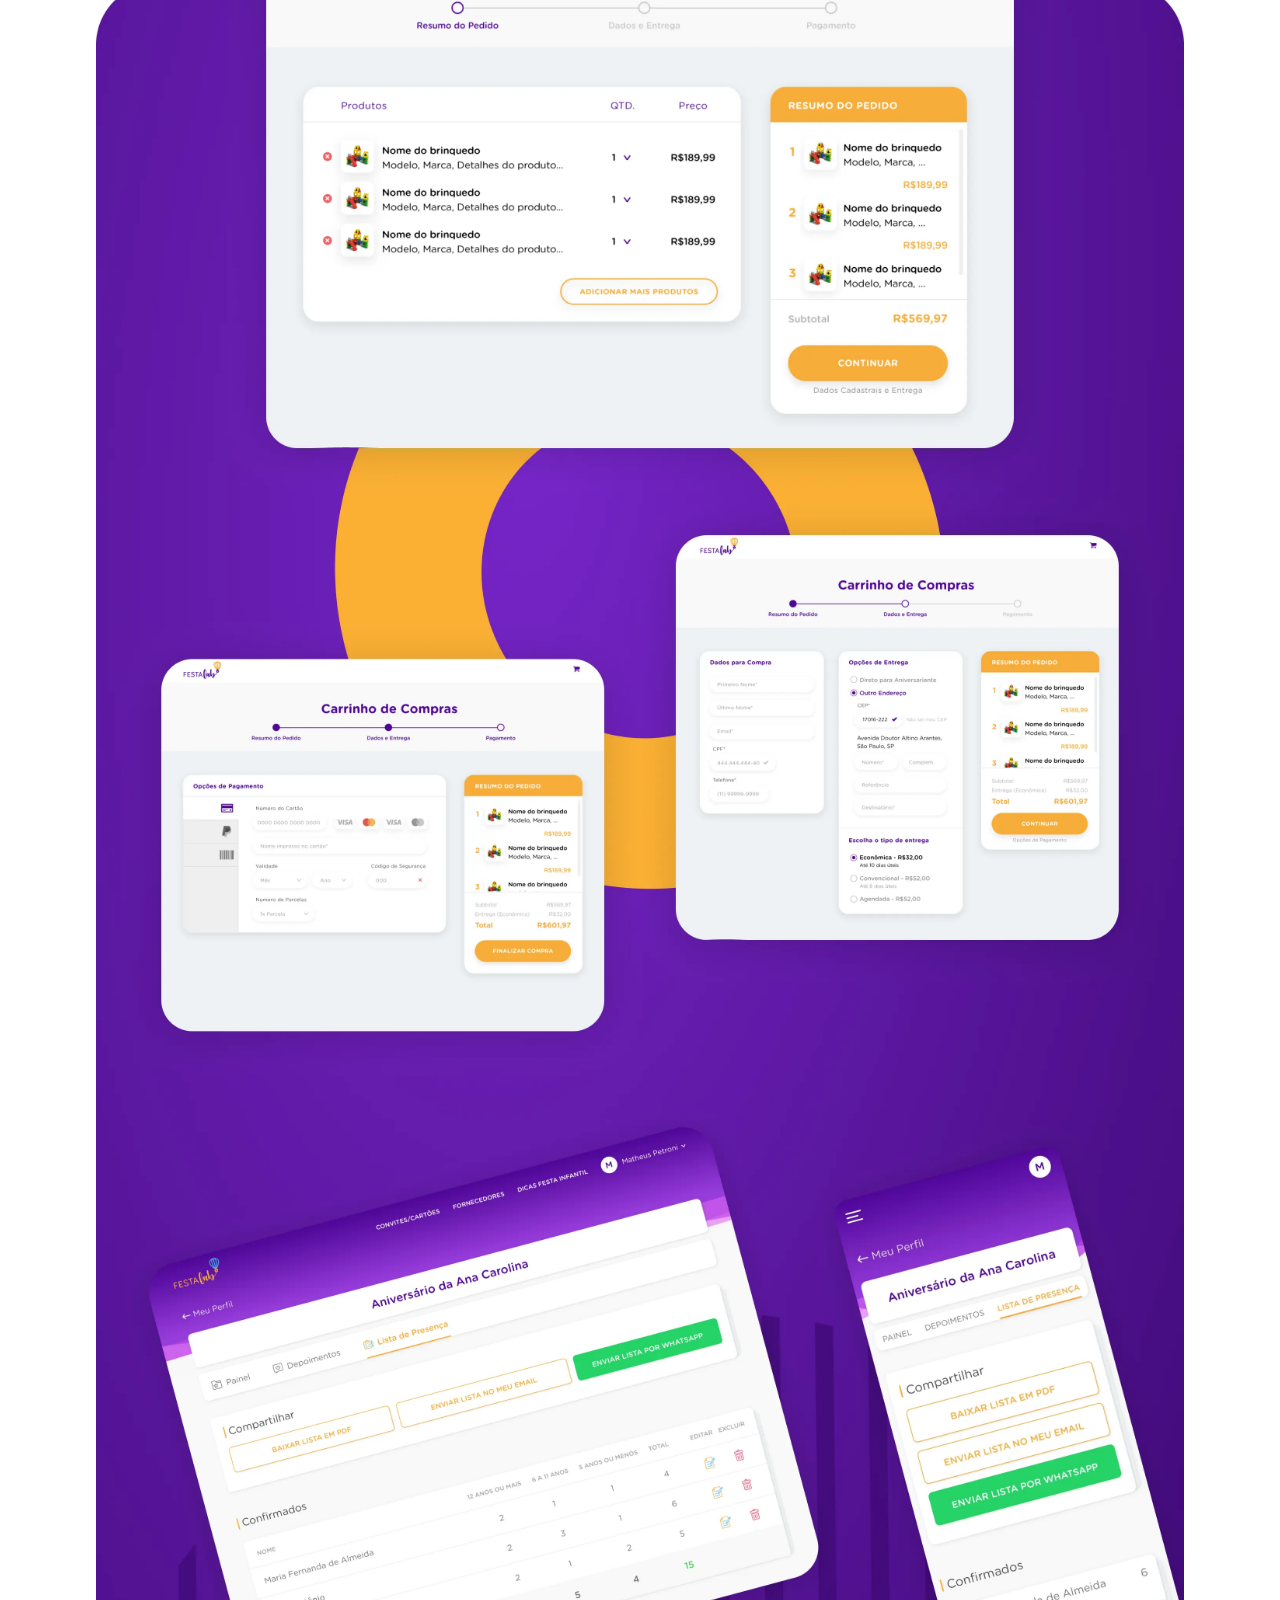
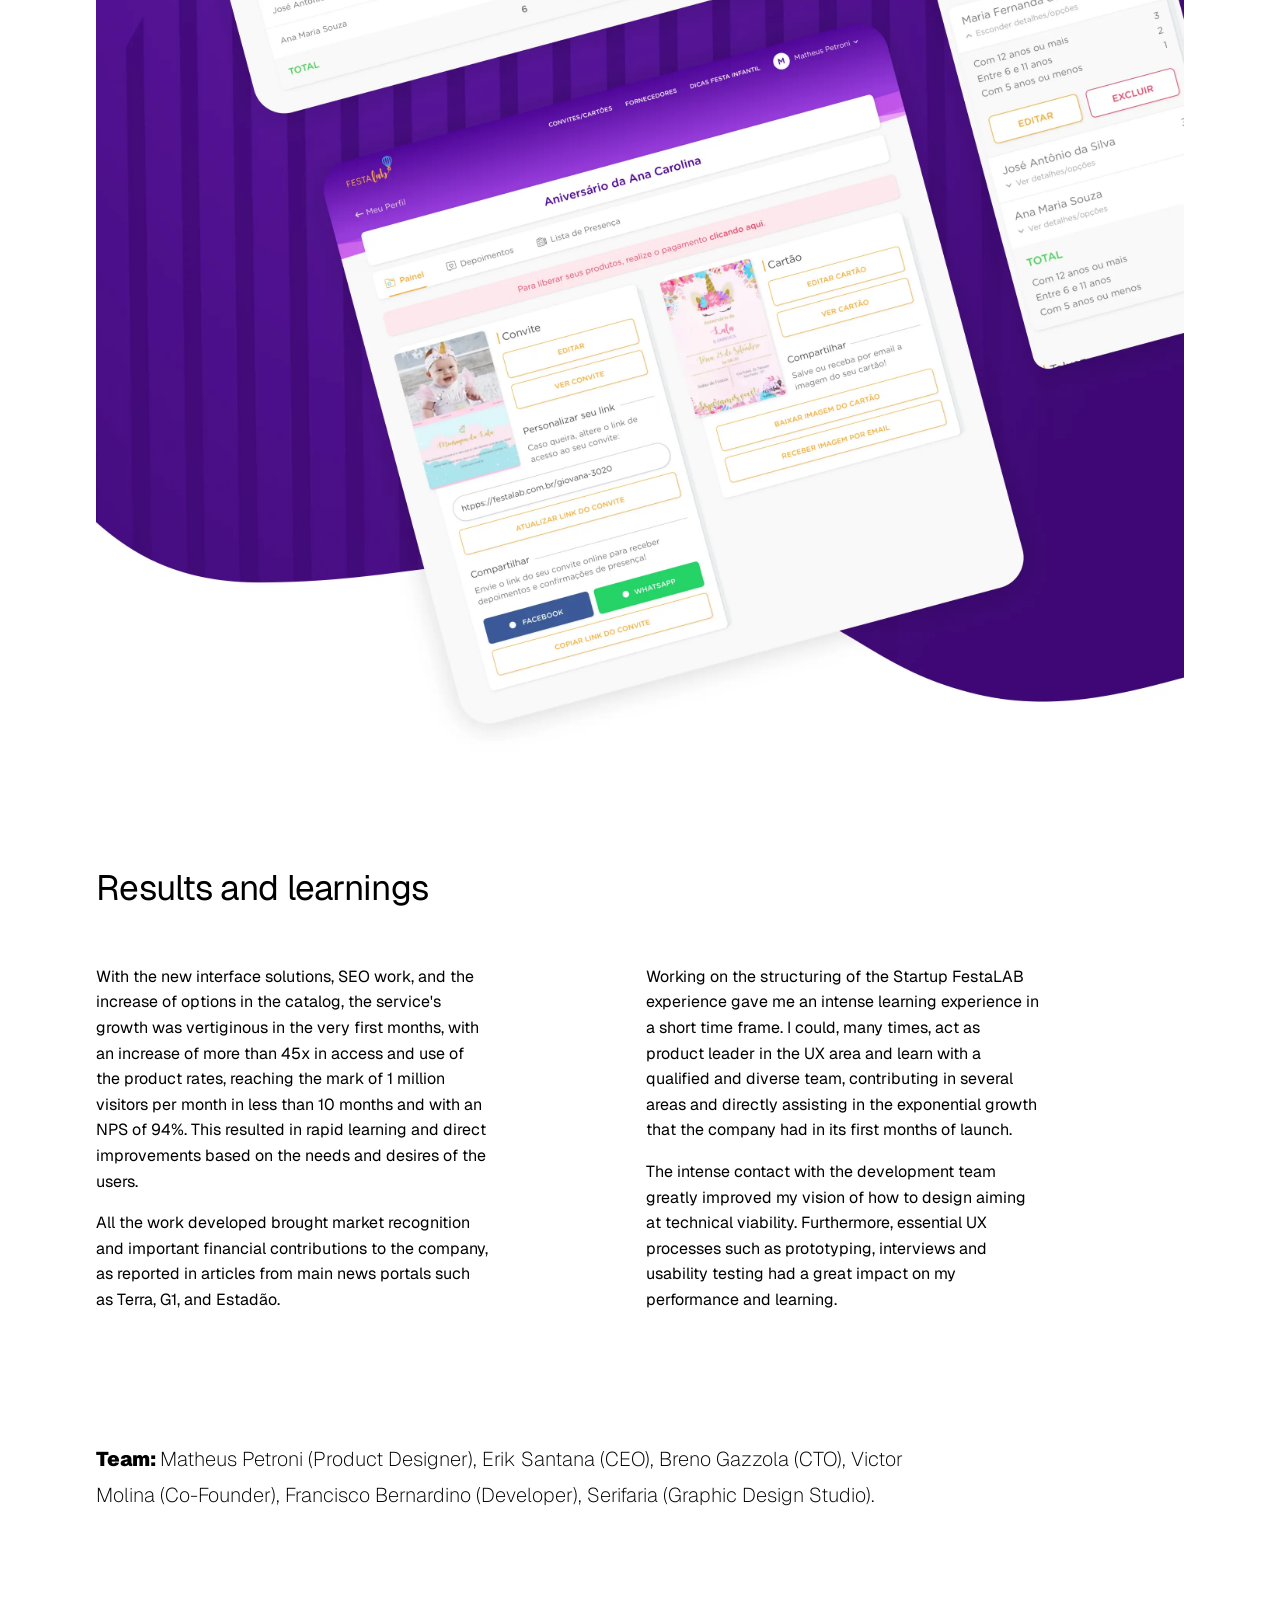
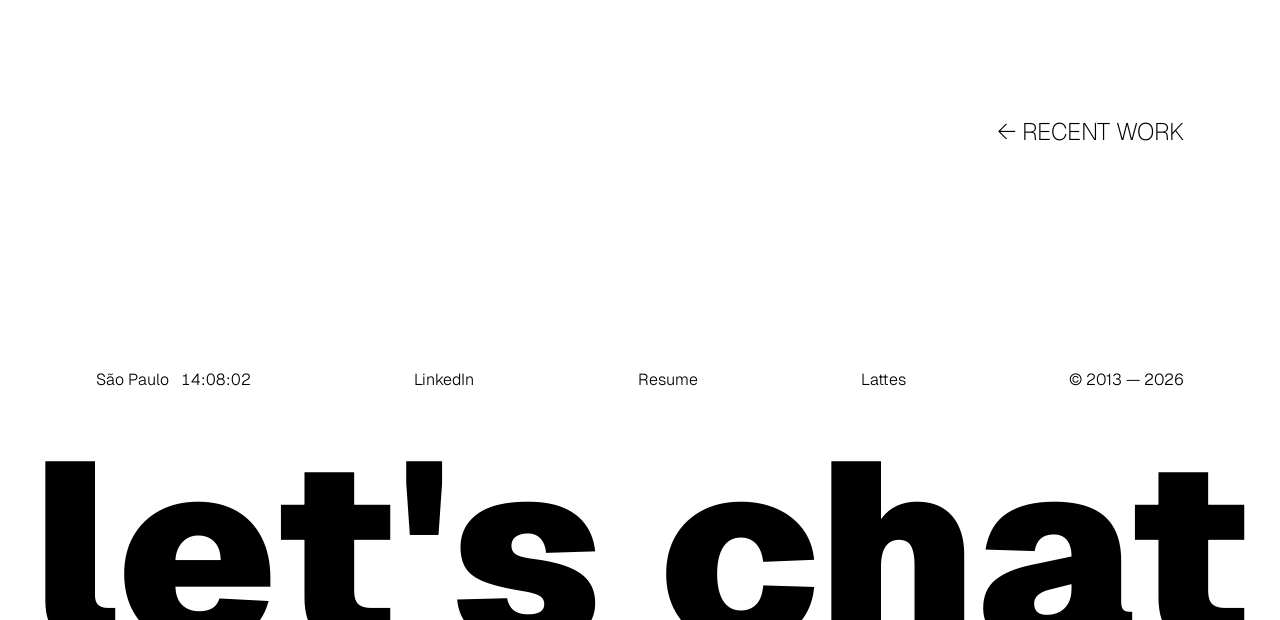
<file: case-study-festalab.html>
<!DOCTYPE html>
<html lang="en">
<head>
  <meta charset="UTF-8">
  <meta name="viewport" content="width=device-width, initial-scale=1.0">
  <meta name="description" content="FestaLAB Platform — A case study by Matheus Petroni on shaping the early product experience of a digital invitations platform for children's parties.">
  <title>FestaLAB Platform — Matheus Petroni</title>

  <link rel="preconnect" href="https://fonts.googleapis.com">
  <link rel="preconnect" href="https://fonts.gstatic.com" crossorigin>
  <link href="https://fonts.googleapis.com/css2?family=Geist:wght@100..900&display=swap" rel="stylesheet">

  <meta property="og:title" content="FestaLAB Platform — Matheus Petroni">
  <meta property="og:description" content="Rebuilt a Typeform MVP into a fully automated invitations platform for children's parties — reaching 1 million monthly visitors and a 94% NPS in under 10 months.">
  <meta property="og:image" content="https://mthpetroni.com/assets/images/og-festalab.jpg">
  <meta property="og:url" content="https://mthpetroni.com/case-study-festalab.html">
  <meta property="og:type" content="website">
  <meta property="og:image:width" content="1200">
  <meta property="og:image:height" content="630">
  <meta property="og:image:type" content="image/jpeg">

  <link rel="icon" type="image/svg+xml" href="assets/icons/asterisk.svg">
  <link rel="stylesheet" href="css/styles.css">
</head>
<body>

  <!-- Skip to content -->
  <a class="skip-link" href="#main-content">Skip to content</a>

  <!-- ======================================================================
       APPBAR
       ====================================================================== -->
  <header class="appbar" role="banner">
    <div class="appbar-inner">
      <a href="index.html" class="appbar-logo" aria-label="Matheus Petroni — home">Matheus Petroni</a>

      <nav class="appbar-nav" aria-label="Main navigation">
        <a href="index.html#work"   class="nav-link">Work</a>
        <a href="index.html#vision" class="nav-link">Vision</a>
        <a href="index.html#about"  class="nav-link">About</a>
      </nav>

      <button
        class="hamburger"
        aria-label="Open navigation menu"
        aria-expanded="false"
        aria-controls="mobile-drawer"
      >
        <span class="hamburger-line"></span>
        <span class="hamburger-line"></span>
        <span class="hamburger-line"></span>
      </button>
    </div>
  </header>

  <!-- ======================================================================
       MOBILE DRAWER
       ====================================================================== -->
  <div class="mobile-drawer" id="mobile-drawer" aria-hidden="true" inert>
    <div class="drawer-overlay" role="presentation"></div>
    <nav class="drawer-panel" aria-label="Mobile navigation">
      <button class="drawer-close" aria-label="Close navigation menu">✕</button>
      <a href="index.html#work"   class="drawer-link">Work</a>
      <a href="index.html#vision" class="drawer-link">Vision</a>
      <a href="index.html#about"  class="drawer-link">About</a>
    </nav>
  </div>

  <!-- ======================================================================
       MAIN
       ====================================================================== -->
  <main id="main-content">

    <!-- ====================================================================
         CASE STUDY HEADER
         ==================================================================== -->
    <section class="cs-header" aria-label="Case study overview">
      <div class="cs-header-inner">

        <a href="previous-works.html" class="back-link" aria-label="Back to previous works">← BACK</a>

        <div class="cs-header-content">
          <div class="cs-header-left">
            <h1 class="cs-title">FestaLAB Platform</h1>
            <div class="cs-meta">
              <span class="cs-company">FestaLAB</span>
              <span class="cs-meta-separator">/</span>
              <span class="cs-year">2018</span>
            </div>
          </div>
          <div class="cs-header-right">
            <p class="cs-intro">As FestaLAB's first Product Designer, rebuilt a Typeform-based MVP into a fully automated, responsive web platform for digital children's party invitations — creating the first design system, a B2C sales flow, and a supplier search system. Within 10 months of launch, the product reached 1 million monthly visitors and an NPS of 94%.</p>
          </div>
        </div>

      </div>
    </section>

    <!-- Hero image -->
    <div class="cs-hero-image">
      <img
        src="data:image/svg+xml,%3Csvg xmlns=%27http://www.w3.org/2000/svg%27/%3E"
        data-src="assets/images/festalab-hero.webp"
        alt="FestaLAB — platform overview"
        width="1440"
        height="810"
        loading="lazy"
        style="background: #000000; width: 100%;"
        class="lazy"
      >
    </div>

    <!-- ====================================================================
         SCENARIO AND ROLES
         ==================================================================== -->
    <section class="cs-section" aria-label="Scenario and roles">
      <div class="cs-section-inner">
        <div>
          <h2 class="cs-section-title">Scenario and roles</h2>
          <div class="cs-section-body">
            <div>
              <p>Regarding the digital invitations market, there weren't as many options in the children's party niche as were in the wedding niche. The main competitors were foreign sites, leaving the customers almost with no options in the national market. Seeking to fill this demand, the startup FestaLAB was born with the goal to offer invitations and web pages for children's parties in a playful and practical way, combining technology and emotion in the process to appeal to this audience through innovation.</p>
            </div>
            <div>
              <p>As the first Product Designer in the company, I was invited to revamp the minimum viable existing product — at the time, a form in Typeform with manual processes — into a consolidated platform for creating invitations and web pages for children's parties, understanding the needs of the users and ensuring good usability. The challenge was to build a 100% digital, automated and responsive creative product, in addition to creating a new design system for the application.</p>
            </div>
          </div>
        </div>
      </div>
    </section>

    <div class="cs-image-block">
      <img
        src="data:image/svg+xml,%3Csvg xmlns=%27http://www.w3.org/2000/svg%27/%3E"
        data-src="assets/images/festalab-scenario-1.webp"
        alt="FestaLAB — product research and early concepts"
        width="1248"
        height="702"
        loading="lazy"
        class="lazy"
      >
    </div>

    <!-- ====================================================================
         DELIVERABLES
         ==================================================================== -->
    <section class="cs-section" aria-label="Deliverables">
      <div class="cs-section-inner">
        <div>
          <h2 class="cs-section-title">Deliverables</h2>
          <div class="cs-section-body deliverables">
            <div>
              <p>Once the demands of the public were mapped out from research and surveys done by the team, a cycle focused on two objectives began: a) solving the main problems of the product's MVP in a new platform focused on the creation of invitations and web pages directly by the client and b) building a search system for suppliers of children's parties, in order to attract investment to the business.</p>
            </div>
          </div>
        </div>
      </div>
    </section>

    <div class="cs-image-block">
      <img
        src="data:image/svg+xml,%3Csvg xmlns=%27http://www.w3.org/2000/svg%27/%3E"
        data-src="assets/images/festalab-deliverables-1.webp"
        alt="FestaLAB — platform design and invitation creation flow"
        width="1248"
        height="702"
        loading="lazy"
        style="background: #000000;"
        class="lazy"
      >
    </div>

    <!-- Deliverables continuation -->
    <section class="cs-section" aria-label="Deliverables continued">
      <div class="cs-section-inner">
        <div>
          <div class="cs-section-body deliverables">
            <div>
              <p>The platform was generated with a focus on mobile usage, ensuring responsiveness and ease of use in the creation process. A catalog structure for the digital invitations was created, which also included the creation of a website containing RSVP, gift list, photo gallery, and other relevant features. After the launch, a B2C sales process was implemented, considering all the necessary sales steps to ensure the purchase is made.</p>
            </div>
          </div>
        </div>
      </div>
    </section>

    <div class="cs-image-block">
      <img
        src="data:image/svg+xml,%3Csvg xmlns=%27http://www.w3.org/2000/svg%27/%3E"
        data-src="assets/images/festalab-deliverables-2.webp"
        alt="FestaLAB — invitation catalog and creation experience"
        width="1248"
        height="702"
        loading="lazy"
        style="background: #000000;"
        class="lazy"
      >
    </div>

    <div class="cs-image-block cs-image-block--full" style="padding-top: 16px;">
      <img
        src="data:image/svg+xml,%3Csvg xmlns=%27http://www.w3.org/2000/svg%27/%3E"
        data-src="assets/images/festalab-deliverables-3.webp"
        alt="FestaLAB — B2C sales flow and checkout"
        width="1248"
        height="702"
        loading="lazy"
        style="background: #000000;"
        class="lazy"
      >
    </div>

    <!-- ====================================================================
         RESULTS AND LEARNINGS
         ==================================================================== -->
    <section class="cs-section" aria-label="Results and learnings">
      <div class="cs-section-inner">
        <div>
          <h2 class="cs-section-title">Results and learnings</h2>
          <div class="cs-section-body">
            <div>
              <p>With the new interface solutions, SEO work, and the increase of options in the catalog, the service's growth was vertiginous in the very first months, with an increase of more than 45x in access and use of the product rates, reaching the mark of 1 million visitors per month in less than 10 months and with an NPS of 94%. This resulted in rapid learning and direct improvements based on the needs and desires of the users.</p>
              <p>All the work developed brought market recognition and important financial contributions to the company, as reported in articles from main news portals such as Terra, G1, and Estadão.</p>
            </div>
            <div>
              <p>Working on the structuring of the Startup FestaLAB experience gave me an intense learning experience in a short time frame. I could, many times, act as product leader in the UX area and learn with a qualified and diverse team, contributing in several areas and directly assisting in the exponential growth that the company had in its first months of launch.</p>
              <p>The intense contact with the development team greatly improved my vision of how to design aiming at technical viability. Furthermore, essential UX processes such as prototyping, interviews and usability testing had a great impact on my performance and learning.</p>
            </div>
          </div>
        </div>
      </div>
    </section>

    <div class="cs-team-block">
      <p><span class="cs-team-label">Team:</span> <span class="cs-team-list">Matheus Petroni (Product Designer), Erik Santana (CEO), Breno Gazzola (CTO), Victor Molina (Co-Founder), Francisco Bernardino (Developer), Serifaria (Graphic Design Studio).</span></p>
    </div>

    <!-- More cases -->
    <div class="more-cases-wrapper">
      <a href="index.html#work" class="more-cases-link">← RECENT WORK</a>
    </div>

  </main>

  <!-- ======================================================================
       FOOTER
       ====================================================================== -->
  <footer class="site-footer" role="contentinfo">

    <div class="footer-bar">
      <div class="footer-bar-inner">
        <div class="footer-location">
          <span>São Paulo</span>
          <time class="live-clock" id="clock-footer" aria-live="polite" aria-atomic="true"></time>
        </div>
        <nav class="footer-nav" aria-label="Footer navigation">
          <a
            href="https://www.linkedin.com/in/matheuspetroni/"
            class="footer-nav-link"
            target="_blank"
            rel="noopener noreferrer"
            aria-label="LinkedIn profile (opens in new tab)"
          >LinkedIn</a>
          <a
            href="assets/docs/resume.pdf"
            class="footer-nav-link"
            target="_blank"
            rel="noopener noreferrer"
            aria-label="Resume PDF (opens in new tab)"
          >Resume</a>
          <a
            href="https://lattes.cnpq.br/6202919776158281"
            class="footer-nav-link"
            target="_blank"
            rel="noopener noreferrer"
            aria-label="Lattes CV (opens in new tab)"
          >Lattes</a>
        </nav>
        <p class="footer-copy">© 2013 — <span class="footer-copy-year">2026</span></p>
      </div>
    </div>

    <div class="letschat-wrapper">
      <a
        href="mailto:contact@mthpetroni.com"
        class="letschat"
        aria-label="Send an email to contact@mthpetroni.com"
      >let's chat</a>
    </div>

  </footer>

  <script src="js/main.js"></script>
</body>
</html>
</file>
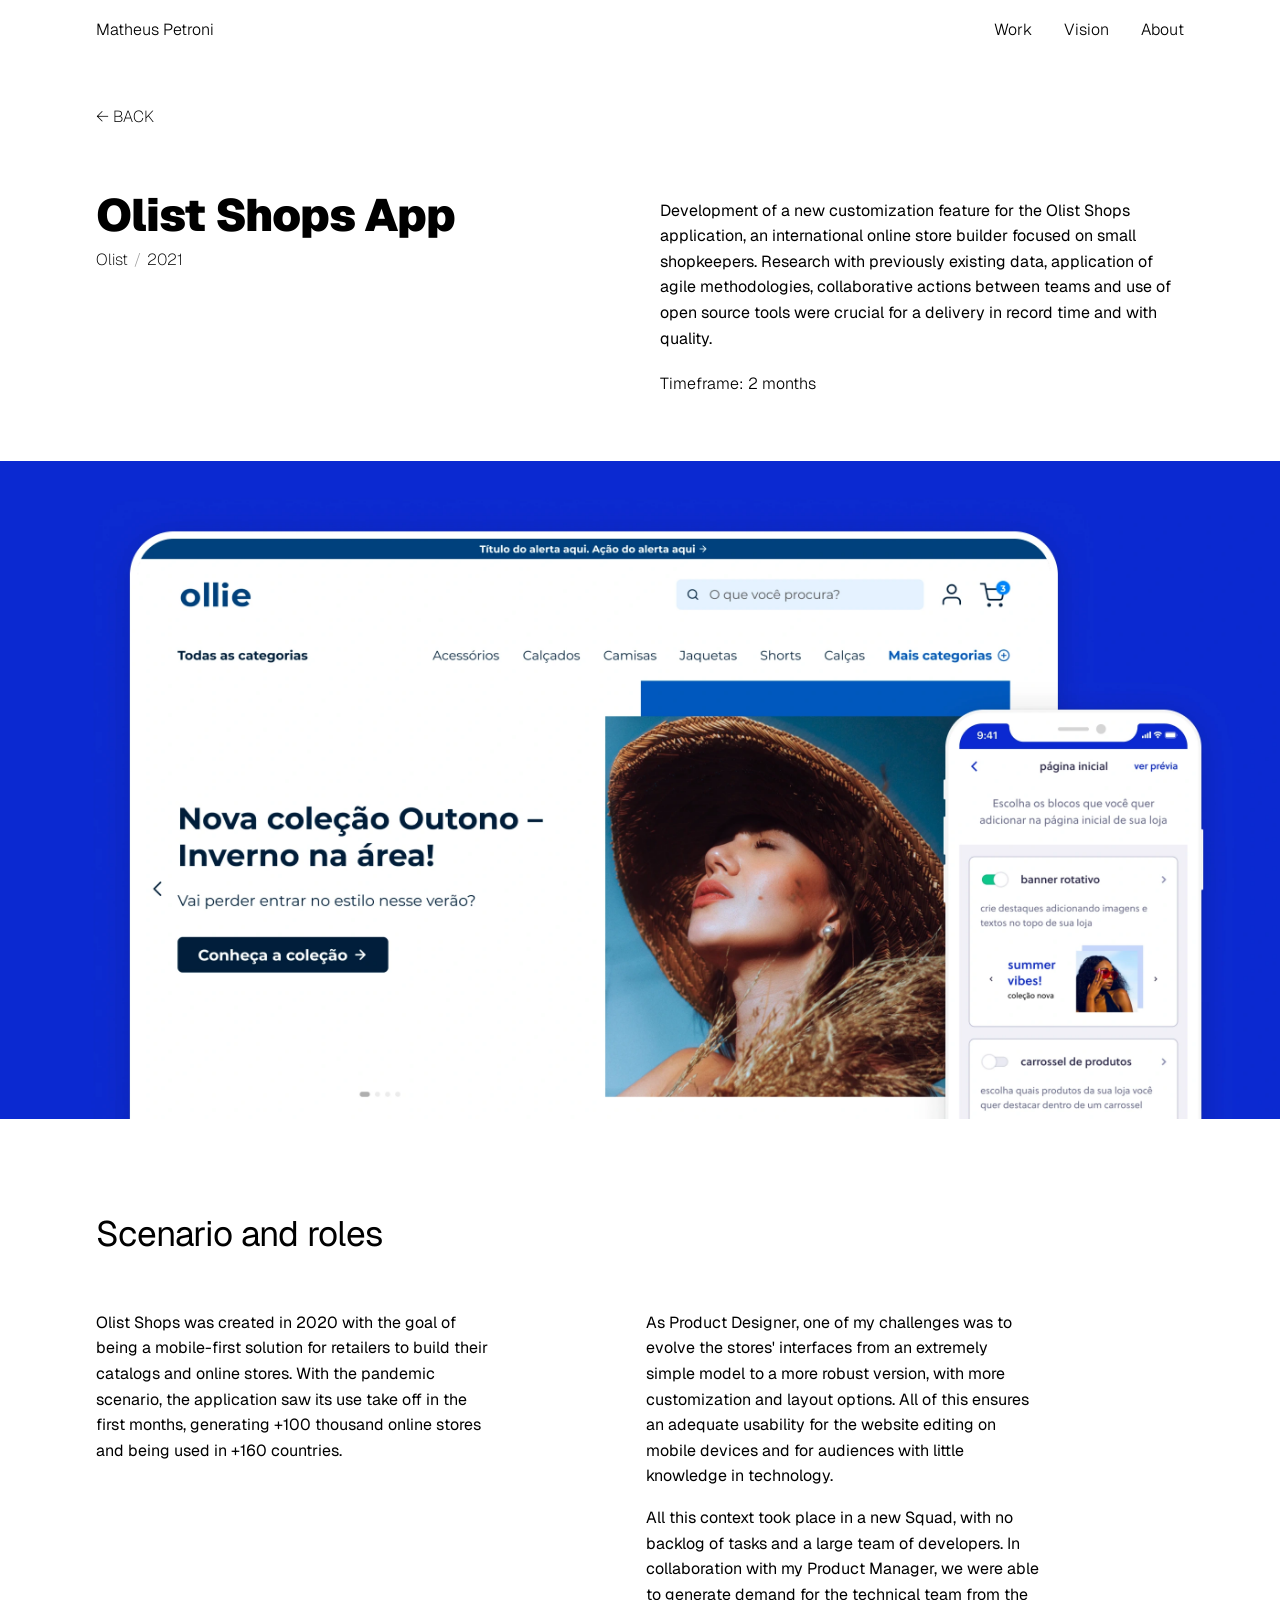
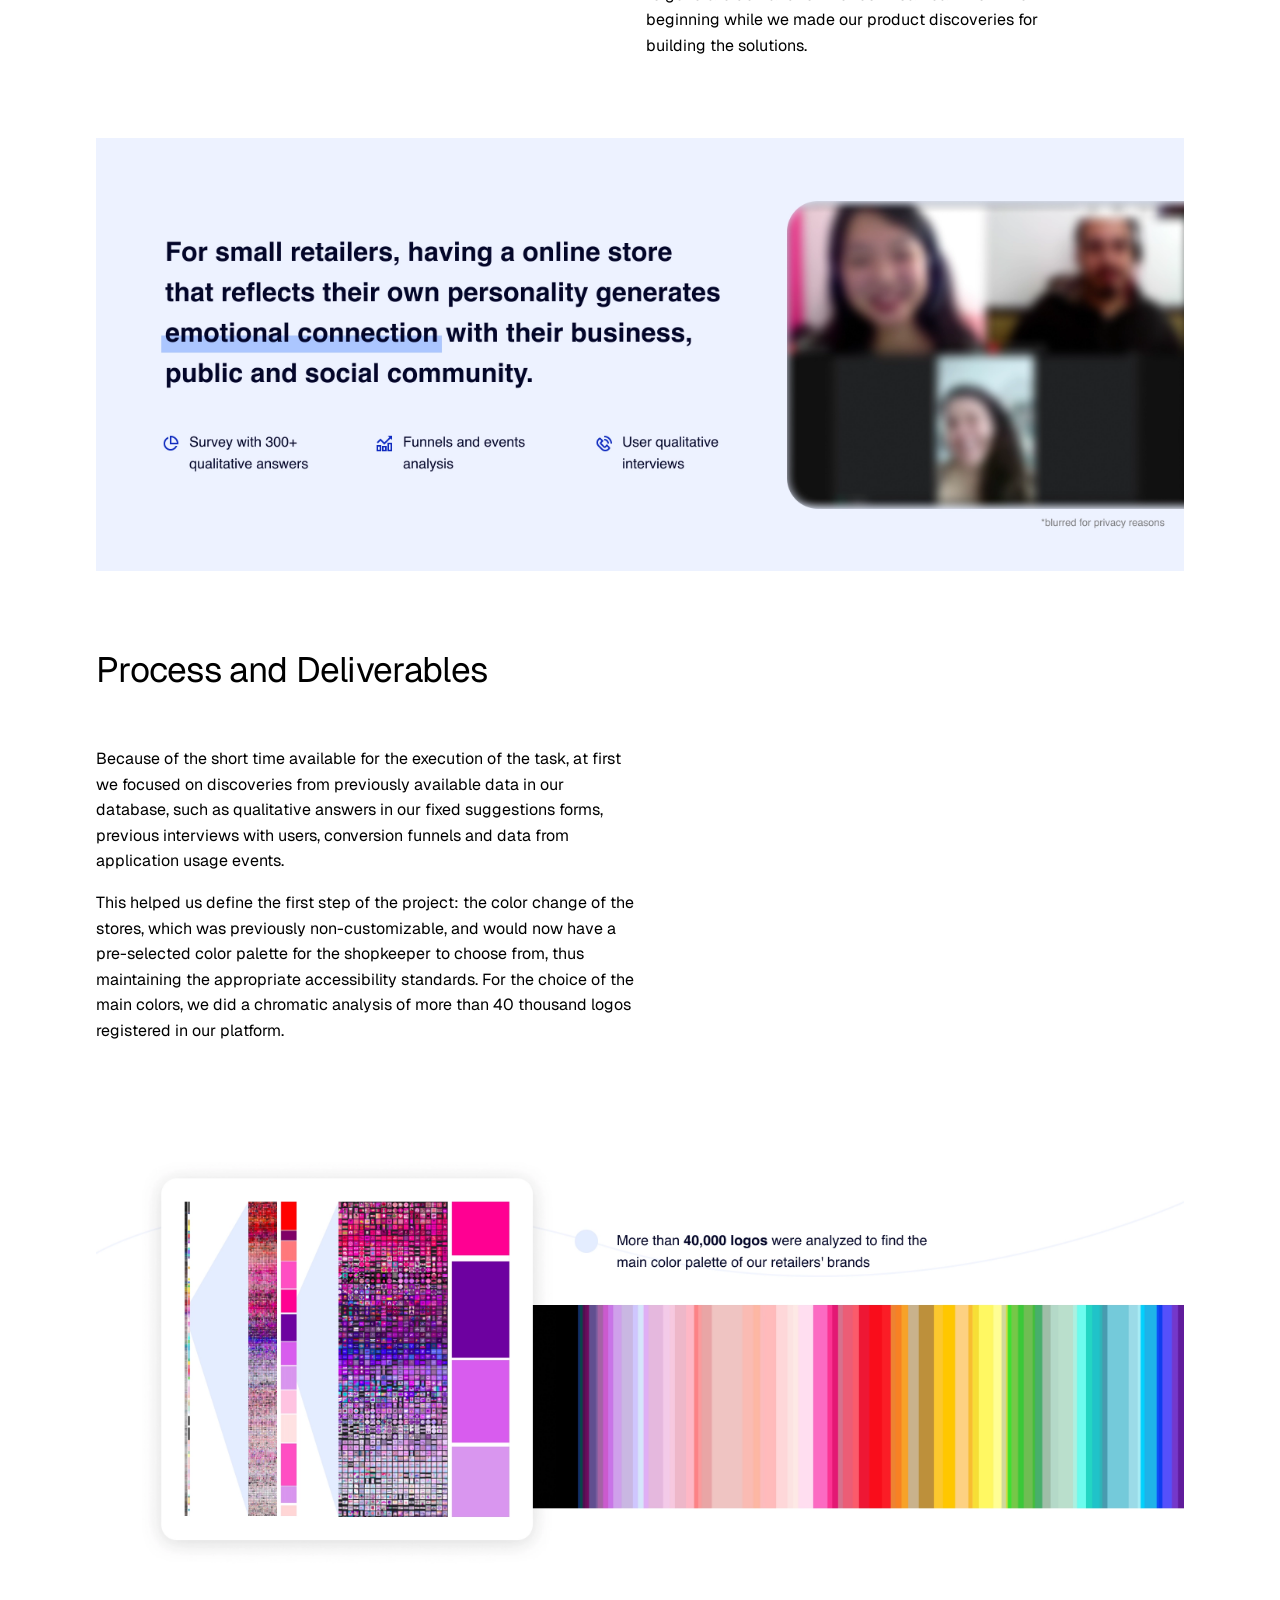
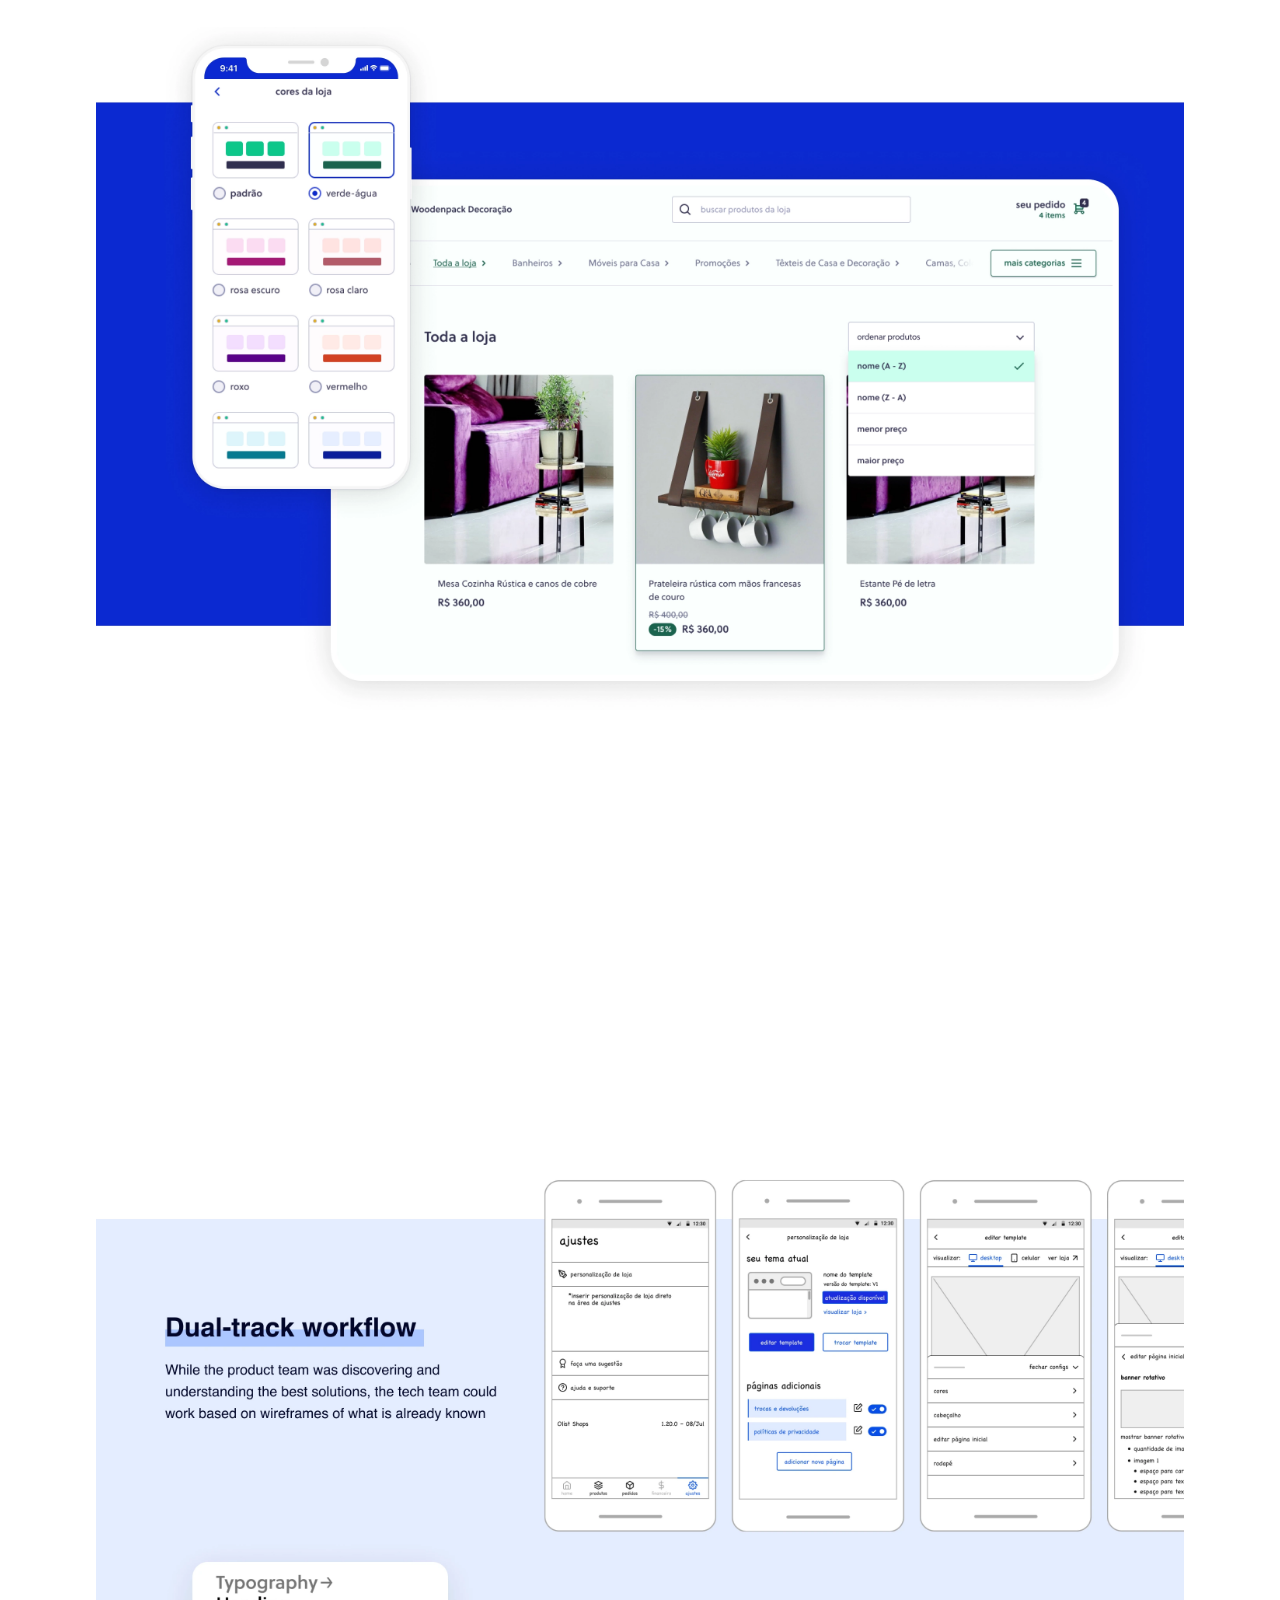
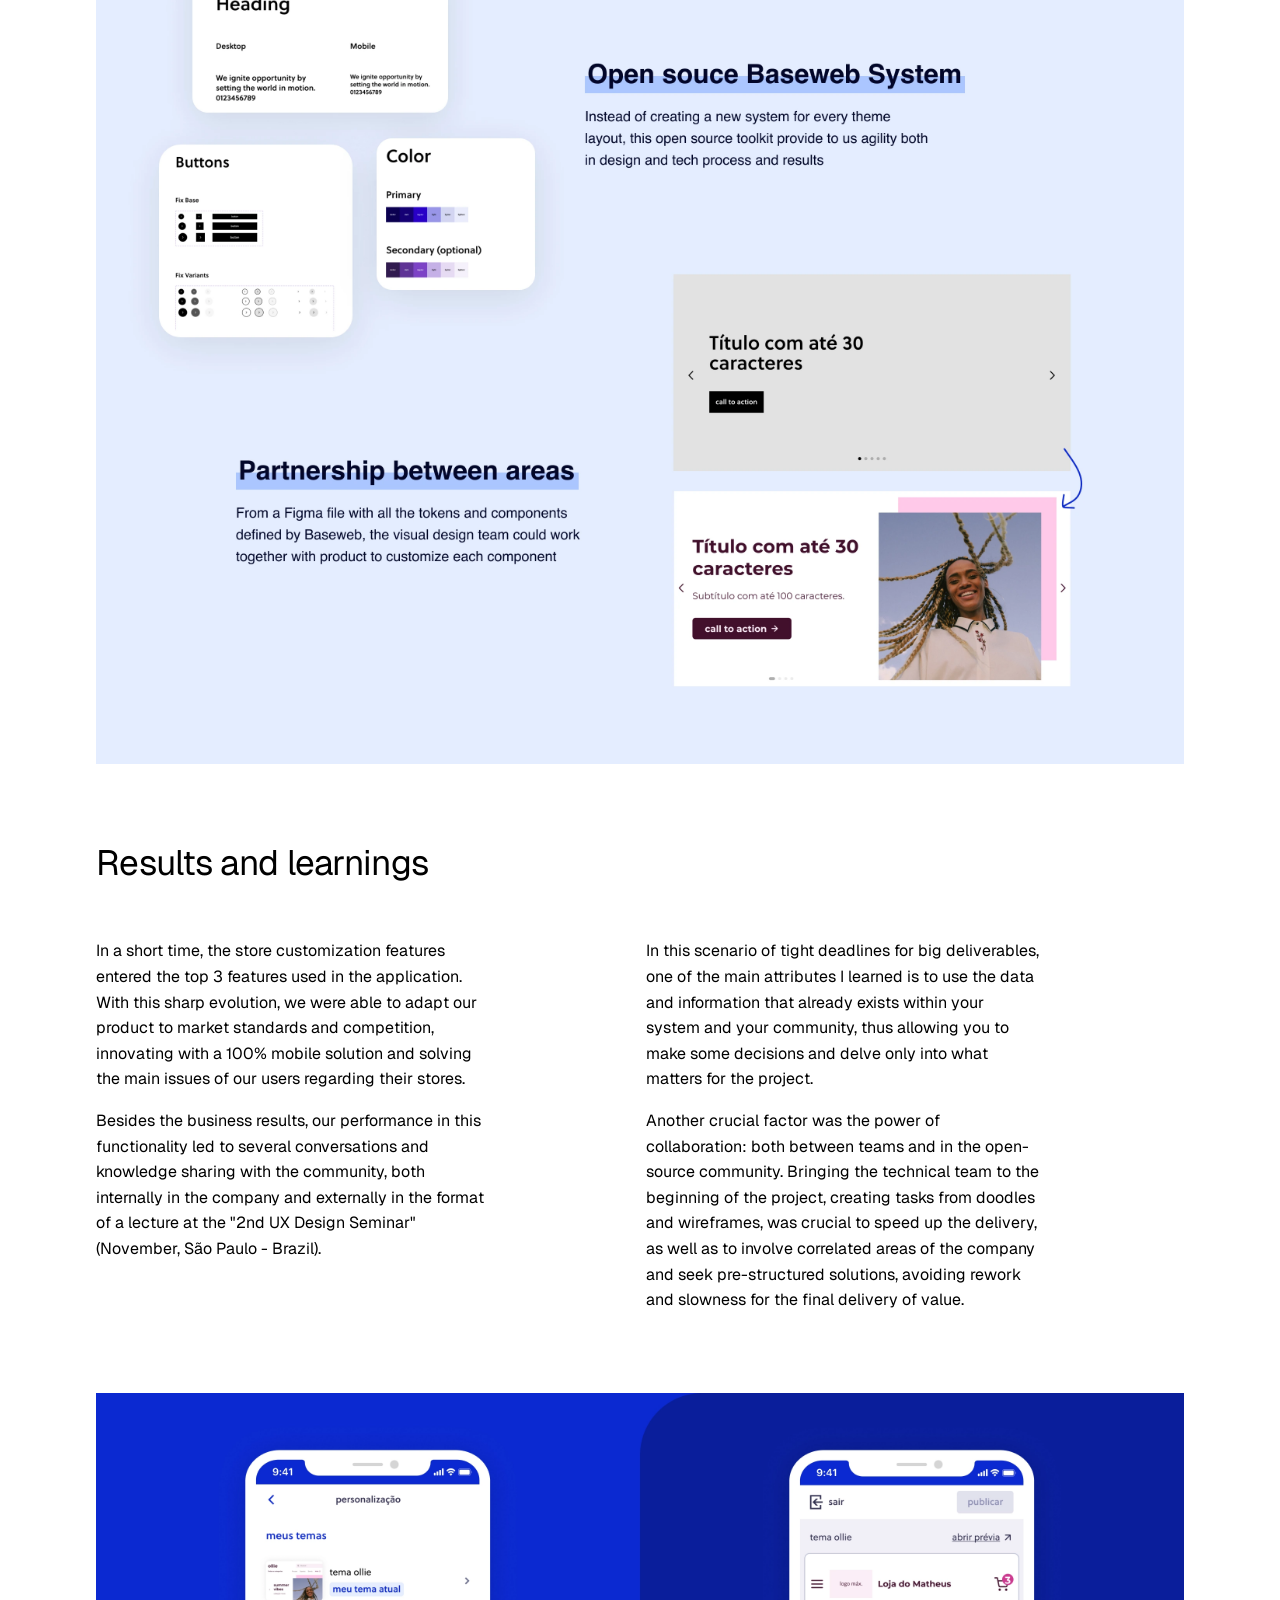
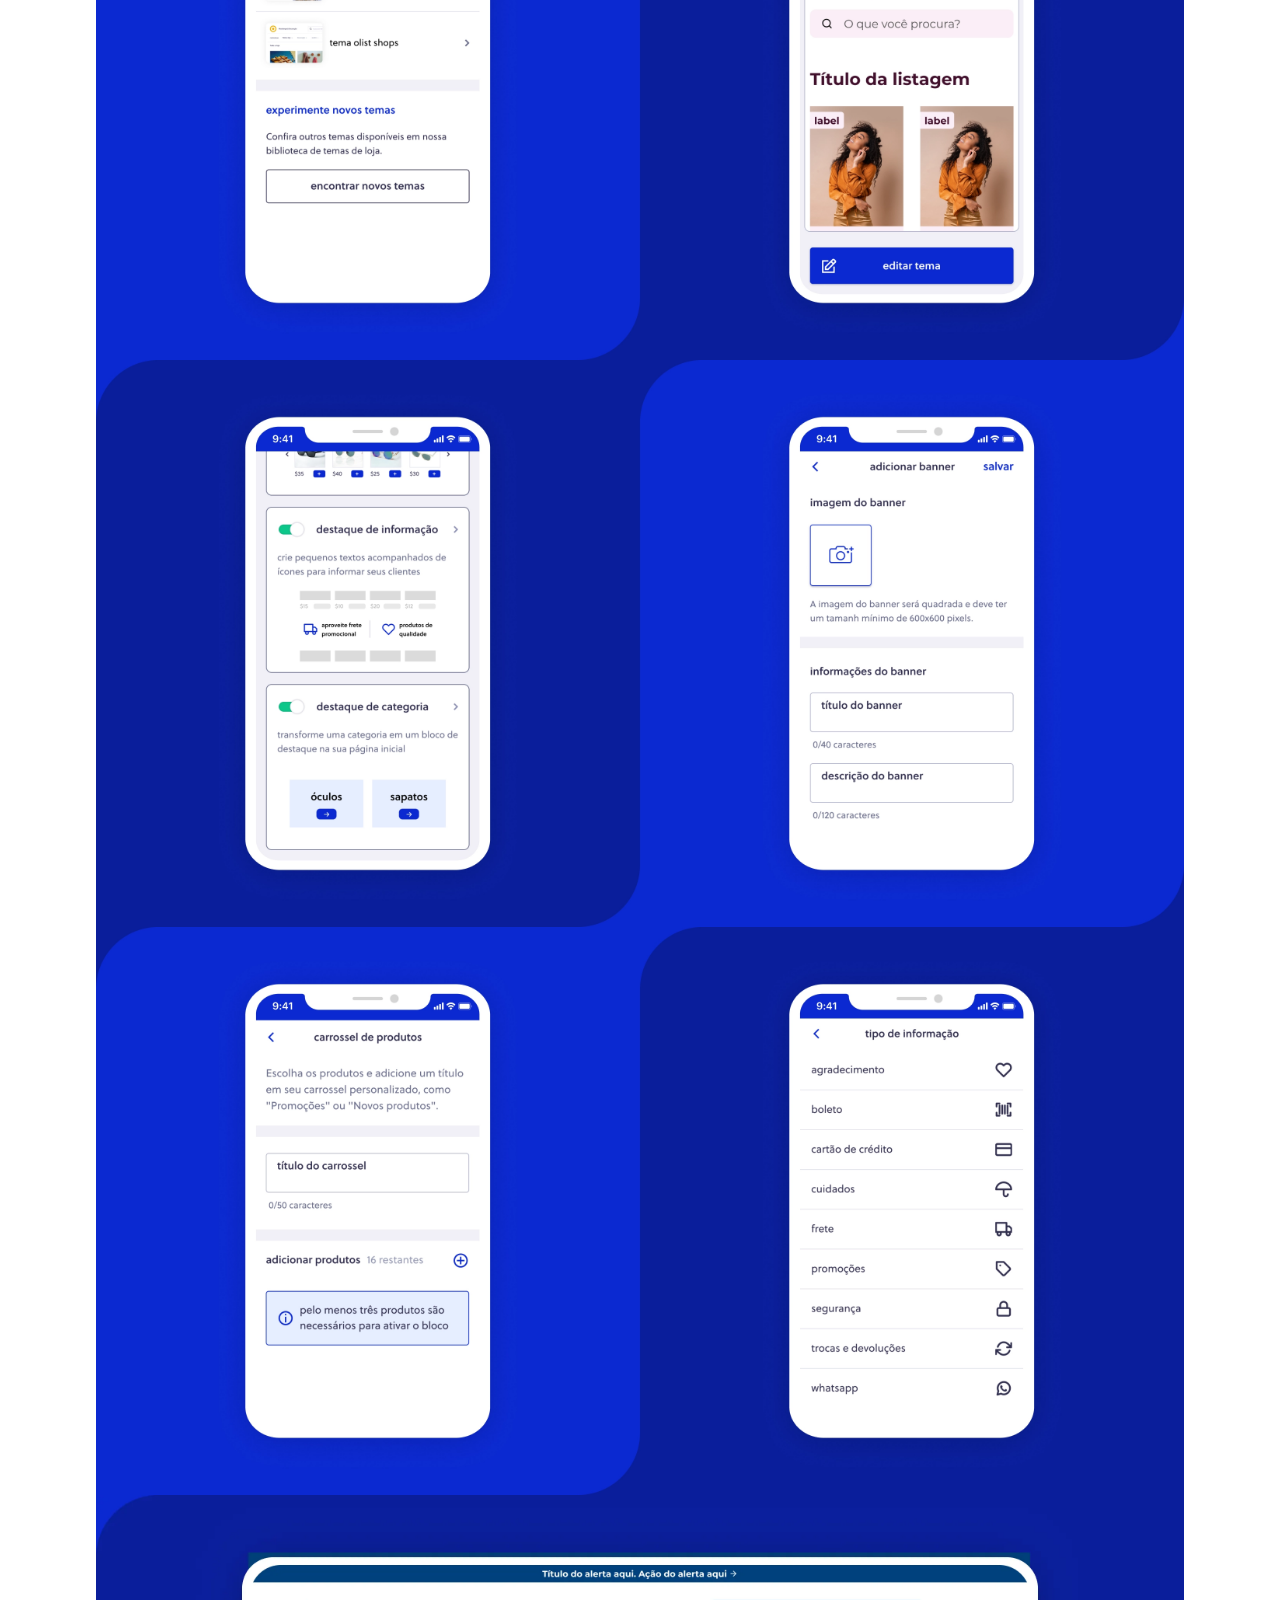
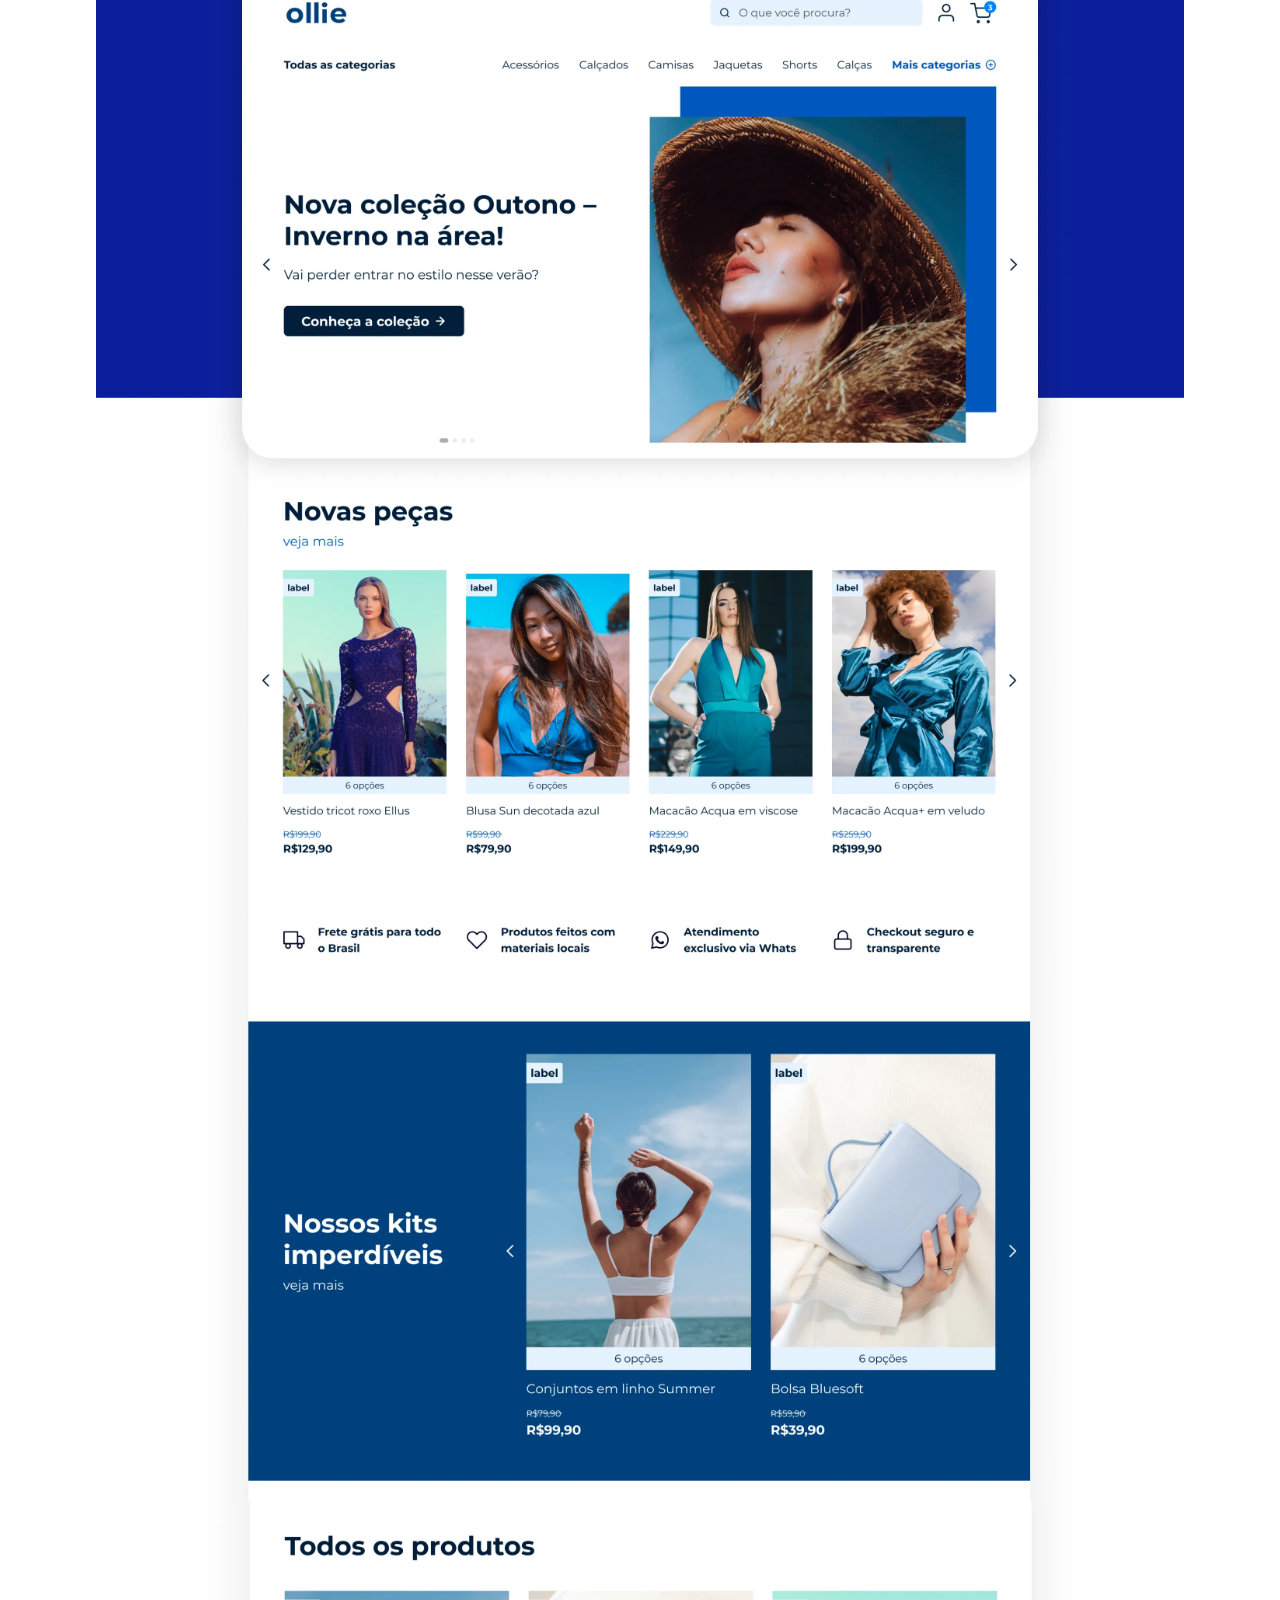
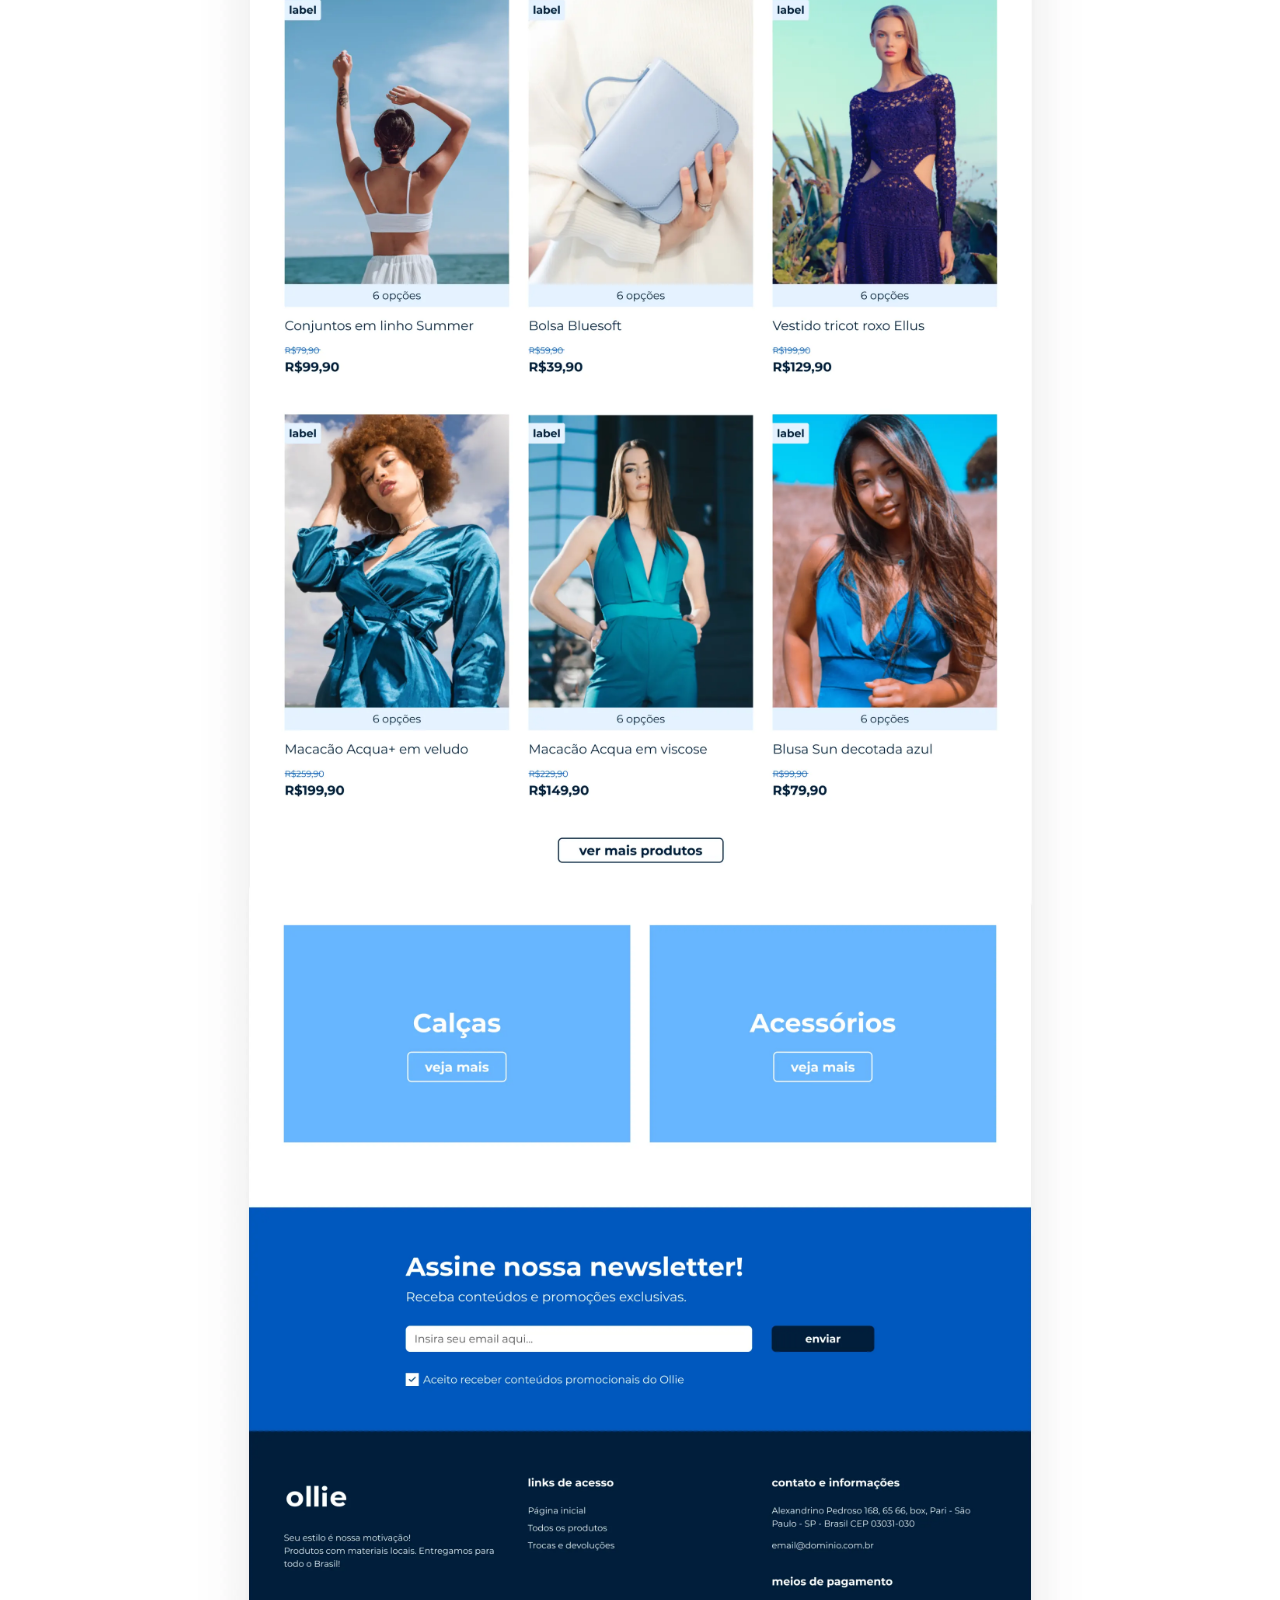
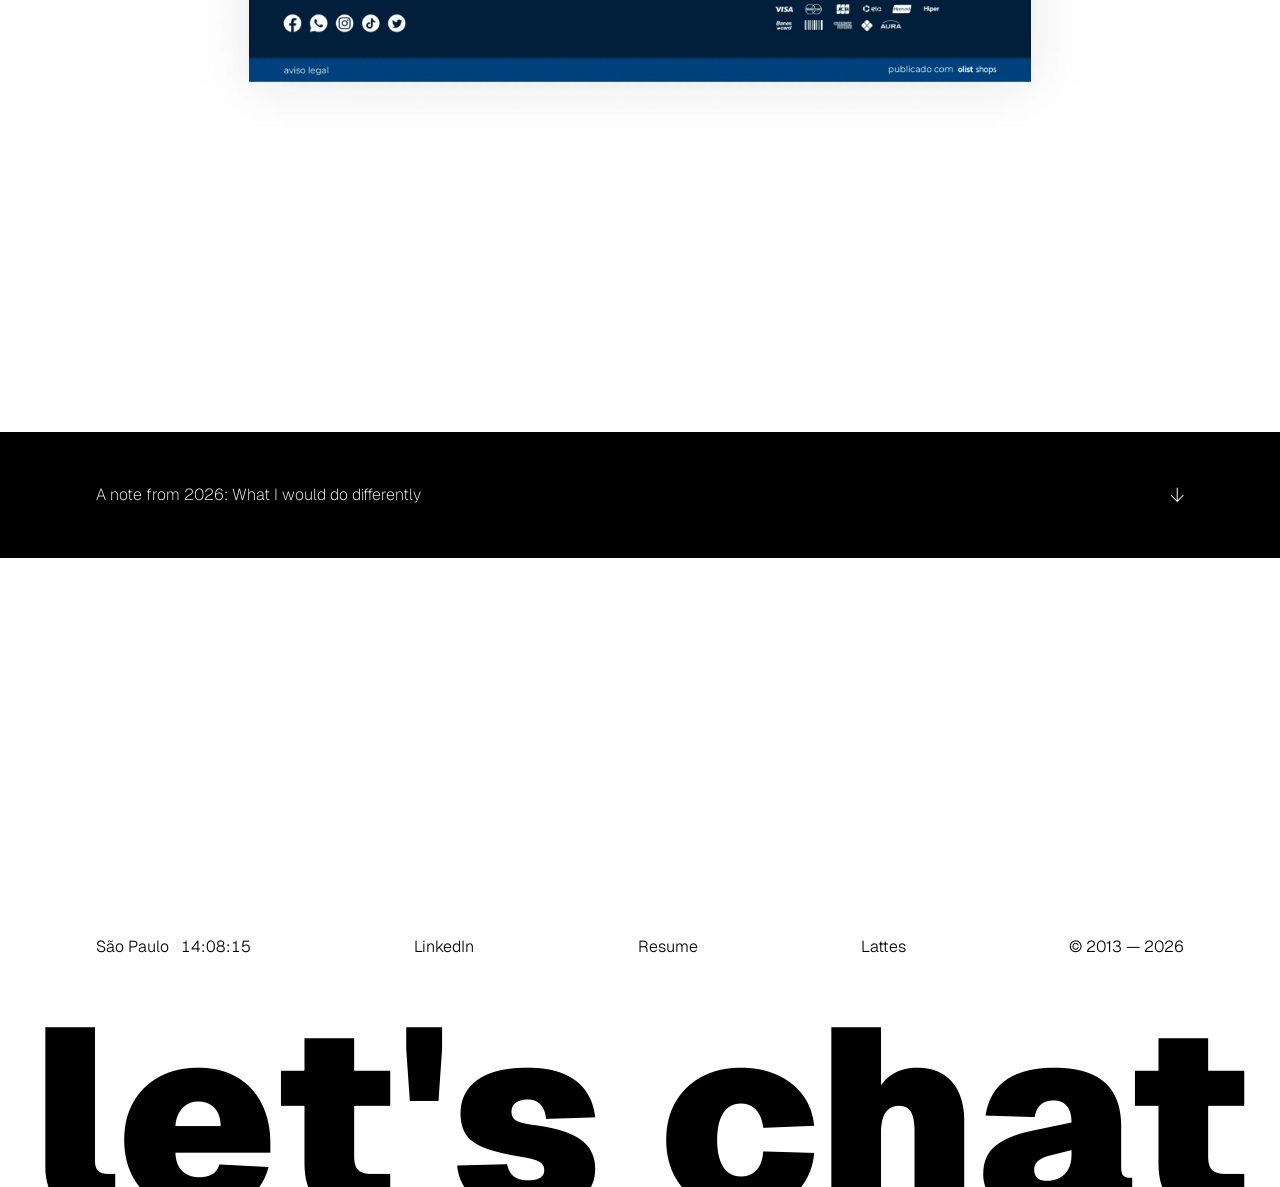
<file: case-study-olist-shops.html>
<!DOCTYPE html>
<html lang="en">
<head>
  <meta charset="UTF-8">
  <meta name="viewport" content="width=device-width, initial-scale=1.0">
  <meta name="description" content="Olist Shops App — A case study by Matheus Petroni on designing a new customization feature for an international online store builder.">
  <title>Olist Shops App — Matheus Petroni</title>

  <link rel="preconnect" href="https://fonts.googleapis.com">
  <link rel="preconnect" href="https://fonts.gstatic.com" crossorigin>
  <link href="https://fonts.googleapis.com/css2?family=Geist:wght@100..900&display=swap" rel="stylesheet">

  <meta property="og:title" content="Olist Shops App — Matheus Petroni">
  <meta property="og:description" content="Designed a new store customization experience for Olist Shops — Brazil's largest marketplace — helping international sellers build their brand online.">
  <meta property="og:image" content="https://mthpetroni.com/assets/images/og-olist-shops.jpg">
  <meta property="og:url" content="https://mthpetroni.com/case-study-olist-shops.html">
  <meta property="og:type" content="website">
  <meta property="og:image:width" content="1200">
  <meta property="og:image:height" content="630">
  <meta property="og:image:type" content="image/jpeg">

  <link rel="icon" type="image/svg+xml" href="assets/icons/asterisk.svg">
  <link rel="stylesheet" href="css/styles.css">
</head>
<body>

  <!-- Skip to content -->
  <a class="skip-link" href="#main-content">Skip to content</a>

  <!-- ======================================================================
       APPBAR
       ====================================================================== -->
  <header class="appbar" role="banner">
    <div class="appbar-inner">
      <a href="index.html" class="appbar-logo" aria-label="Matheus Petroni — home">Matheus Petroni</a>

      <nav class="appbar-nav" aria-label="Main navigation">
        <a href="index.html#work"   class="nav-link">Work</a>
        <a href="index.html#vision" class="nav-link">Vision</a>
        <a href="index.html#about"  class="nav-link">About</a>
      </nav>

      <button
        class="hamburger"
        aria-label="Open navigation menu"
        aria-expanded="false"
        aria-controls="mobile-drawer"
      >
        <span class="hamburger-line"></span>
        <span class="hamburger-line"></span>
        <span class="hamburger-line"></span>
      </button>
    </div>
  </header>

  <!-- ======================================================================
       MOBILE DRAWER
       ====================================================================== -->
  <div class="mobile-drawer" id="mobile-drawer" aria-hidden="true" inert>
    <div class="drawer-overlay" role="presentation"></div>
    <nav class="drawer-panel" aria-label="Mobile navigation">
      <button class="drawer-close" aria-label="Close navigation menu">✕</button>
      <a href="index.html#work"   class="drawer-link">Work</a>
      <a href="index.html#vision" class="drawer-link">Vision</a>
      <a href="index.html#about"  class="drawer-link">About</a>
    </nav>
  </div>

  <!-- ======================================================================
       MAIN
       ====================================================================== -->
  <main id="main-content">

    <!-- ====================================================================
         CASE STUDY HEADER
         ==================================================================== -->
    <section class="cs-header" aria-label="Case study overview">
      <div class="cs-header-inner">

        <a href="index.html" class="back-link" aria-label="Back to all work">← BACK</a>

        <div class="cs-header-content">
          <div class="cs-header-left">
            <h1 class="cs-title">Olist Shops App</h1>
            <div class="cs-meta">
              <span class="cs-company">Olist</span>
              <span class="cs-meta-separator">/</span>
              <span class="cs-year">2021</span>
            </div>
          </div>
          <div class="cs-header-right">
            <p class="cs-intro">Development of a new customization feature for the Olist Shops application, an international online store builder focused on small shopkeepers. Research with previously existing data, application of agile methodologies, collaborative actions between teams and use of open source tools were crucial for a delivery in record time and with quality.</p>
            <p class="cs-timeframe">Timeframe: 2 months</p>
          </div>
        </div>

      </div>
    </section>

    <!-- Hero image -->
    <div class="cs-hero-image">
      <img
        src="data:image/svg+xml,%3Csvg xmlns=%27http://www.w3.org/2000/svg%27/%3E"
        data-src="assets/images/olist-shops-hero.webp"
        alt="Create your store with Olist Shops — product overview screens"
        width="2800"
        height="1440"
        loading="lazy"
        style="background: #000000; width: 100%;"
        class="lazy"
      >
    </div>

    <!-- ====================================================================
         SCENARIO AND ROLES
         ==================================================================== -->
    <section class="cs-section" aria-label="Scenario and roles">
      <div class="cs-section-inner">
        <div>
          <h2 class="cs-section-title">Scenario and roles</h2>
          <div class="cs-section-body">
            <div>
              <p>Olist Shops was created in 2020 with the goal of being a mobile-first solution for retailers to build their catalogs and online stores. With the pandemic scenario, the application saw its use take off in the first months, generating +100 thousand online stores and being used in +160 countries.</p>
            </div>
            <div>
              <p>As Product Designer, one of my challenges was to evolve the stores' interfaces from an extremely simple model to a more robust version, with more customization and layout options. All of this ensures an adequate usability for the website editing on mobile devices and for audiences with little knowledge in technology.</p>
              <p>All this context took place in a new Squad, with no backlog of tasks and a large team of developers. In collaboration with my Product Manager, we were able to generate demand for the technical team from the beginning while we made our product discoveries for building the solutions.</p>
            </div>
          </div>
        </div>
      </div>
    </section>

    <div class="cs-image-block">
      <img
        src="data:image/svg+xml,%3Csvg xmlns=%27http://www.w3.org/2000/svg%27/%3E"
        data-src="assets/images/olist-shops-scenario-1.webp"
        alt="Olist Shops scenario overview"
        width="2800"
        height="1114"
        loading="lazy"
        style="background: #000000;"
        class="lazy"
      >
    </div>

    <!-- ====================================================================
         PROCESS AND DELIVERABLES — PART 1
         ==================================================================== -->
    <section class="cs-section" aria-label="Process and Deliverables">
      <div class="cs-section-inner">
        <div>
          <h2 class="cs-section-title">Process and Deliverables</h2>
          <div class="cs-section-body wide-first">
            <div>
              <p>Because of the short time available for the execution of the task, at first we focused on discoveries from previously available data in our database, such as qualitative answers in our fixed suggestions forms, previous interviews with users, conversion funnels and data from application usage events.</p>
              <p>This helped us define the first step of the project: the color change of the stores, which was previously non-customizable, and would now have a pre-selected color palette for the shopkeeper to choose from, thus maintaining the appropriate accessibility standards. For the choice of the main colors, we did a chromatic analysis of more than 40 thousand logos registered in our platform.</p>
            </div>
          </div>
        </div>
      </div>
    </section>

    <div class="cs-image-block">
      <img
        src="data:image/svg+xml,%3Csvg xmlns=%27http://www.w3.org/2000/svg%27/%3E"
        data-src="assets/images/olist-shops-process-1.webp"
        alt="Color palette research and chromatic analysis"
        width="2800"
        height="1172"
        loading="lazy"
        style="background: #000000;"
        class="lazy"
      >
    </div>

    <div class="cs-image-block" style="padding-top: 16px;">
      <img
        src="data:image/svg+xml,%3Csvg xmlns=%27http://www.w3.org/2000/svg%27/%3E"
        data-src="assets/images/olist-shops-process-2.webp"
        alt="Store color customization feature"
        width="2800"
        height="1816"
        loading="lazy"
        style="background: #000000;"
        class="lazy"
      >
    </div>

    <!-- ====================================================================
         PROCESS AND DELIVERABLES — PART 2
         ==================================================================== -->
    <section class="cs-section" aria-label="Process and Deliverables continued">
      <div class="cs-section-inner">
        <div>
          <div class="cs-section-body">
            <div>
              <p>Once this first delivery was done, we moved on to a new step: allowing the store's layout to be modified in a more structural way, both by changing the store's theme and by adding new essential blocks (banners, carousels and other common e-commerce highlights).</p>
              <p>For this delivery, we analyzed the main orders in our service channels, as well as the main e-commerce benchmarks in the market, looking for common patterns in this type of product.</p>
            </div>
            <div>
              <p>Some factors were crucial for the success of the delivery in the time we had, such as the use of initial wireframes to speed up the technical team while decisions were being made (dual track workflow), the use of an open source design system to gain speed in the componentization and the partnership with olist's visual design team to customize the components of new themes.</p>
            </div>
          </div>
        </div>
      </div>
    </section>

    <div class="cs-image-block">
      <img
        src="data:image/svg+xml,%3Csvg xmlns=%27http://www.w3.org/2000/svg%27/%3E"
        data-src="assets/images/olist-shops-process-3.webp"
        alt="Store layout and theme customization"
        width="1248"
        height="702"
        loading="lazy"
        style="background: #000000;"
        class="lazy"
      >
    </div>

    <!-- ====================================================================
         RESULTS AND LEARNINGS
         ==================================================================== -->
    <section class="cs-section" aria-label="Results and learnings">
      <div class="cs-section-inner">
        <div>
          <h2 class="cs-section-title">Results and learnings</h2>
          <div class="cs-section-body">
            <div>
              <p>In a short time, the store customization features entered the top 3 features used in the application. With this sharp evolution, we were able to adapt our product to market standards and competition, innovating with a 100% mobile solution and solving the main issues of our users regarding their stores.</p>
              <p>Besides the business results, our performance in this functionality led to several conversations and knowledge sharing with the community, both internally in the company and externally in the format of a lecture at the "2nd UX Design Seminar" (November, São Paulo - Brazil).</p>
            </div>
            <div>
              <p>In this scenario of tight deadlines for big deliverables, one of the main attributes I learned is to use the data and information that already exists within your system and your community, thus allowing you to make some decisions and delve only into what matters for the project.</p>
              <p>Another crucial factor was the power of collaboration: both between teams and in the open-source community. Bringing the technical team to the beginning of the project, creating tasks from doodles and wireframes, was crucial to speed up the delivery, as well as to involve correlated areas of the company and seek pre-structured solutions, avoiding rework and slowness for the final delivery of value.</p>
            </div>
          </div>
        </div>
      </div>
    </section>

    <div class="cs-image-block" style="padding-bottom: 0;">
      <img
        src="data:image/svg+xml,%3Csvg xmlns=%27http://www.w3.org/2000/svg%27/%3E"
        data-src="assets/images/olist-shops-results-1.webp"
        alt="Post-launch results and community impact"
        width="1248"
        height="702"
        loading="lazy"
        style="background: #000000;"
        class="lazy"
      >
    </div>

    <div class="cs-image-block" style="padding-top: 0; padding-bottom: 0;">
      <img
        src="data:image/svg+xml,%3Csvg xmlns=%27http://www.w3.org/2000/svg%27/%3E"
        data-src="assets/images/olist-shops-results-2.webp"
        alt="Post-launch results and community impact"
        width="1248"
        height="702"
        loading="lazy"
        style="background: #000000;"
        class="lazy"
      >
    </div>

    <div class="cs-image-block" style="padding-top: 0; padding-bottom: 0;">
      <img
        src="data:image/svg+xml,%3Csvg xmlns=%27http://www.w3.org/2000/svg%27/%3E"
        data-src="assets/images/olist-shops-results-3.webp"
        alt="Post-launch results and community impact"
        width="1248"
        height="702"
        loading="lazy"
        style="background: #000000;"
        class="lazy"
      >
    </div>

    <div class="cs-image-block" style="padding-top: 0;">
      <img
        src="data:image/svg+xml,%3Csvg xmlns=%27http://www.w3.org/2000/svg%27/%3E"
        data-src="assets/images/olist-shops-results-4.webp"
        alt="Post-launch results and community impact"
        width="1248"
        height="702"
        loading="lazy"
        style="background: #000000;"
        class="lazy"
      >
    </div>

    <div class="cs-team-block">
      <p><span class="cs-team-label">Team:</span> <span class="cs-team-list">Matheus Petroni (Product Designer), Tássia Pacheco (Product Manager), Halinne Lima (Web Designer), Piercarlo Melatti (Design Lead), Vinícius Campos (Tech Lead), João Belém, Gustavo Alves, Gustavo Inácio (Developers).</span></p>
    </div>

    <div class="cs-accordion-block">
      <div class="cs-accordion-block-inner">
        <div class="accordion">
          <button class="accordion-trigger" aria-expanded="false" aria-controls="note-2026-olist-body">
            <span class="accordion-title">A note from 2026: What I would do differently</span>
            <span class="accordion-icon" aria-hidden="true">↓</span>
          </button>
          <div class="accordion-body" id="note-2026-olist-body" aria-hidden="true">
            <div class="accordion-content">
              <p><strong>Mining the past is fast. It's not complete.</strong></p>
              <p>Suggestion forms, past interviews, and analytics gave us the confidence to move quickly, and I stand by that call. The chromatic analysis of 40,000 logos is still one of the more interesting methodological choices I've made. And we did run surveys and interviews — personalization came up clearly and consistently across all of them. But those methods surfaced it as a theme, not as a design brief. We learned that shopkeepers wanted to personalize their store. We didn't learn what personalization actually meant to them at a deeper level: which elements carried the most identity weight, what "feeling like my brand" looked like in practice, where the line was between useful flexibility and overwhelming choice. That distinction — knowing a topic exists versus understanding it well enough to make sharp design decisions inside it — is exactly what a few focused days of conversations specifically about personalization would have given us. I might have caught significant architectural and feature directions that I simply didn't have the input to see at the time.</p>
              <p style="margin-top: 3.5rem;"><strong>Feature adoption was the metric we had but it wasn't the metric that mattered most.</strong></p>
              <p>Entering the top three most-used features is a real signal, and I was proud of it at the time. What I didn't push for was connecting customization to seller outcomes: did customized stores convert better? Did shopkeepers who personalized their store retain buyers longer? Those numbers were measurable. We just didn't define them as the goal before we started. Today I'd frame the brief around a seller performance metric from day one, and work backward from there to the feature.</p>
              <p style="margin-top: 3.5rem;"><strong>The UI craft had room to grow.</strong></p>
              <p>Five years of sharper eyes make certain things visible that weren't at the time. Inconsistent text casing — section titles that should have been uppercase to anchor the hierarchy, labels that mixed conventions without a clear rule. Spacing that was close but not systematic, which at small screen sizes compounds quickly into visual noise. An almost complete absence of contextual help at the moments users needed it most: what does "primary color" mean for someone who's never thought about brand identity? What highlighting a category means? I would guide the user through the experience in a completely different way.</p>
            </div>
          </div>
        </div>
      </div>
    </div>

    <!-- More cases -->
    <div class="more-cases-wrapper">
      <a href="index.html#work" class="more-cases-link">← MORE WORK</a>
    </div>

  </main>

  <!-- ======================================================================
       FOOTER
       ====================================================================== -->
  <footer class="site-footer" role="contentinfo">

    <div class="footer-bar">
      <div class="footer-bar-inner">
        <div class="footer-location">
          <span>São Paulo</span>
          <time class="live-clock" id="clock-footer" aria-live="polite" aria-atomic="true"></time>
        </div>
        <nav class="footer-nav" aria-label="Footer navigation">
          <a
            href="https://www.linkedin.com/in/matheuspetroni/"
            class="footer-nav-link"
            target="_blank"
            rel="noopener noreferrer"
            aria-label="LinkedIn profile (opens in new tab)"
          >LinkedIn</a>
          <a
            href="assets/docs/resume.pdf"
            class="footer-nav-link"
            target="_blank"
            rel="noopener noreferrer"
            aria-label="Resume PDF (opens in new tab)"
          >Resume</a>
          <a
            href="https://lattes.cnpq.br/6202919776158281"
            class="footer-nav-link"
            target="_blank"
            rel="noopener noreferrer"
            aria-label="Lattes CV (opens in new tab)"
          >Lattes</a>
        </nav>
        <p class="footer-copy">© 2013 — <span class="footer-copy-year">2026</span></p>
      </div>
    </div>

    <div class="letschat-wrapper">
      <a
        href="mailto:contact@mthpetroni.com"
        class="letschat"
        aria-label="Send an email to contact@mthpetroni.com"
      >let's chat</a>
    </div>

  </footer>

  <script src="js/main.js"></script>
</body>
</html>
</file>
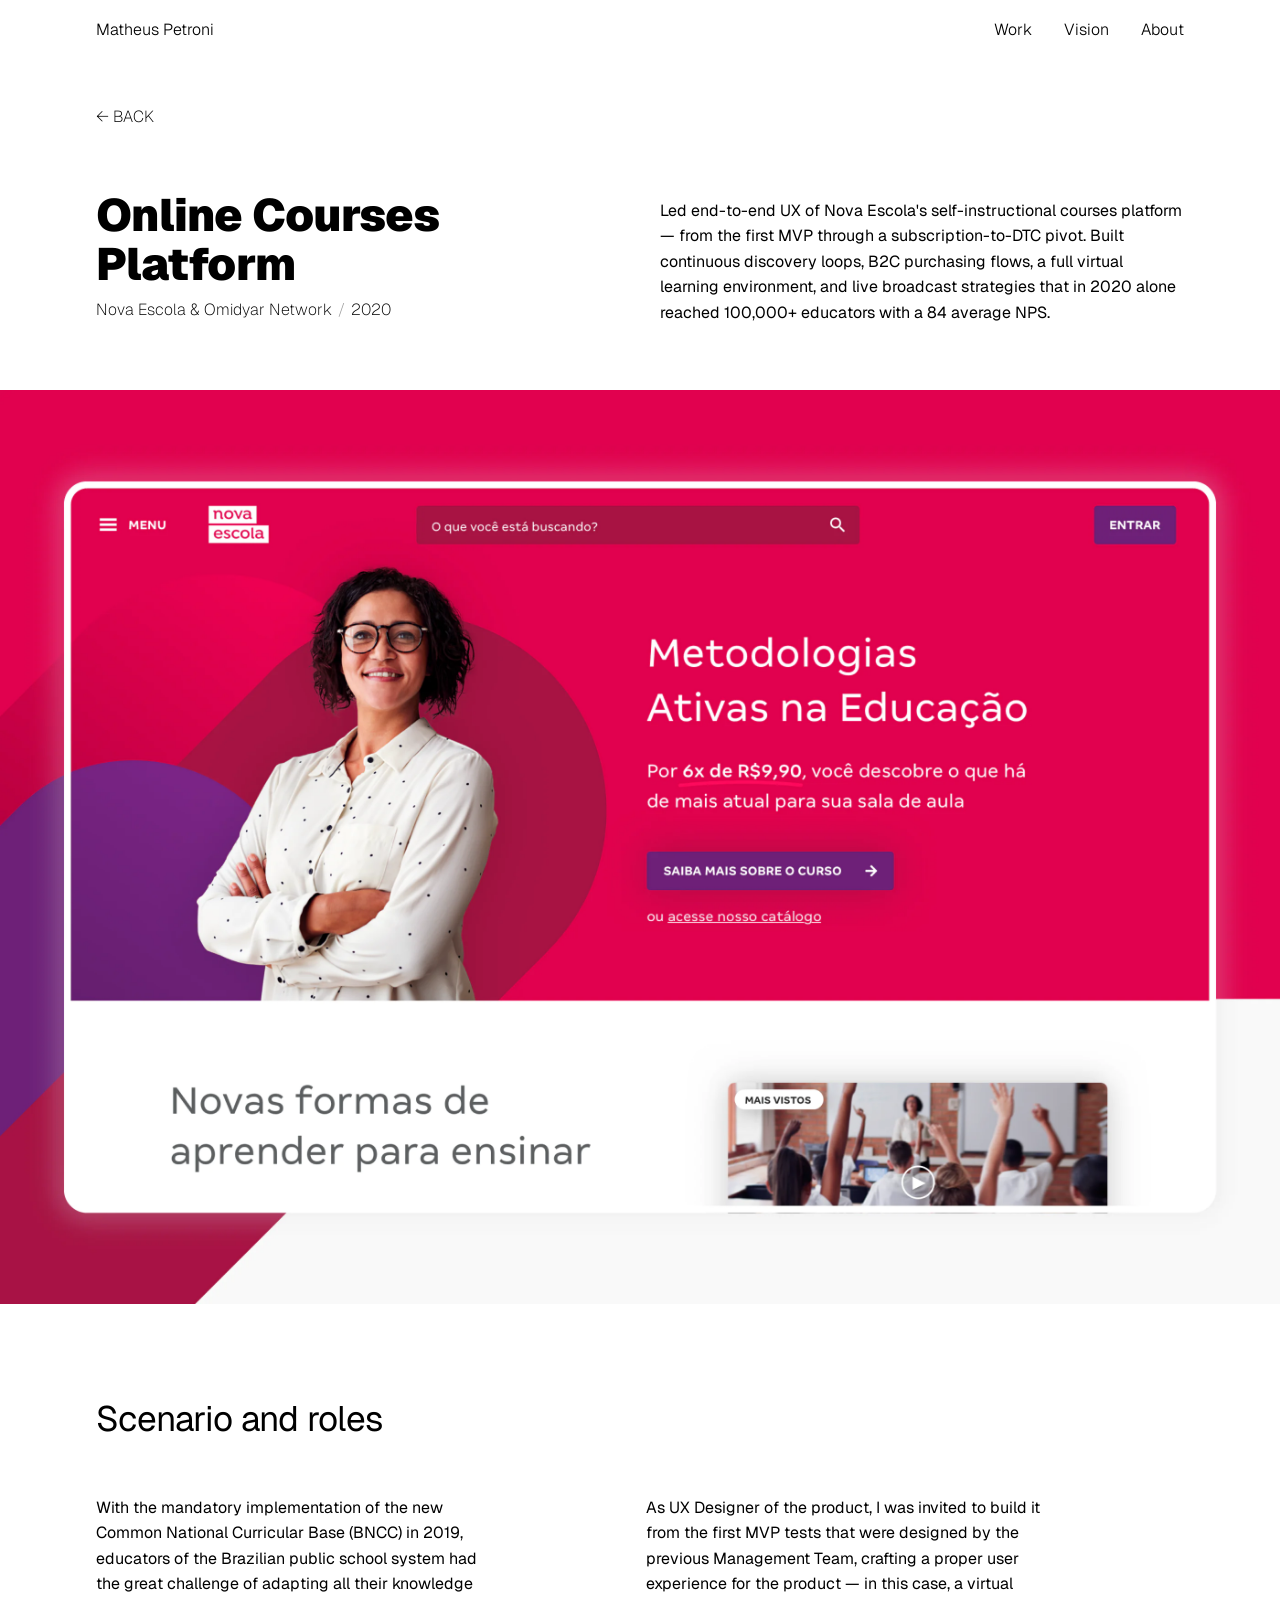
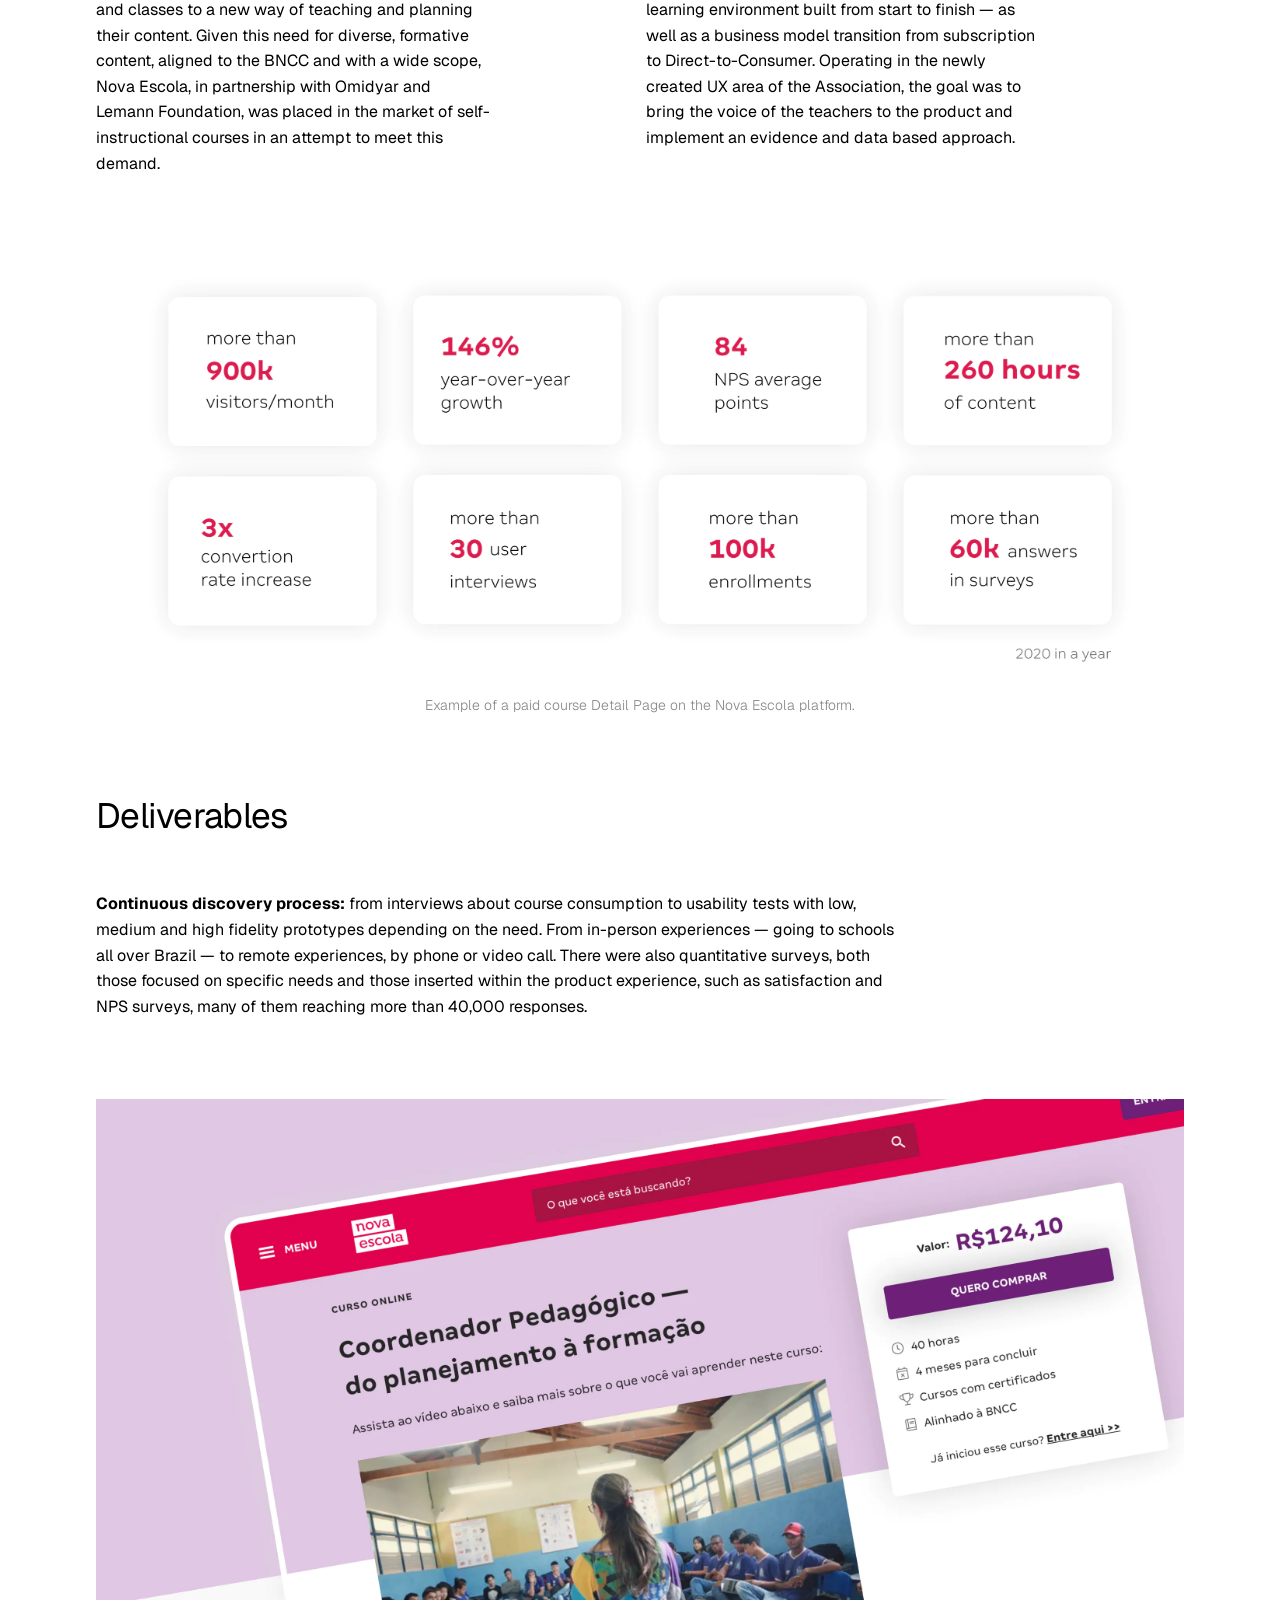
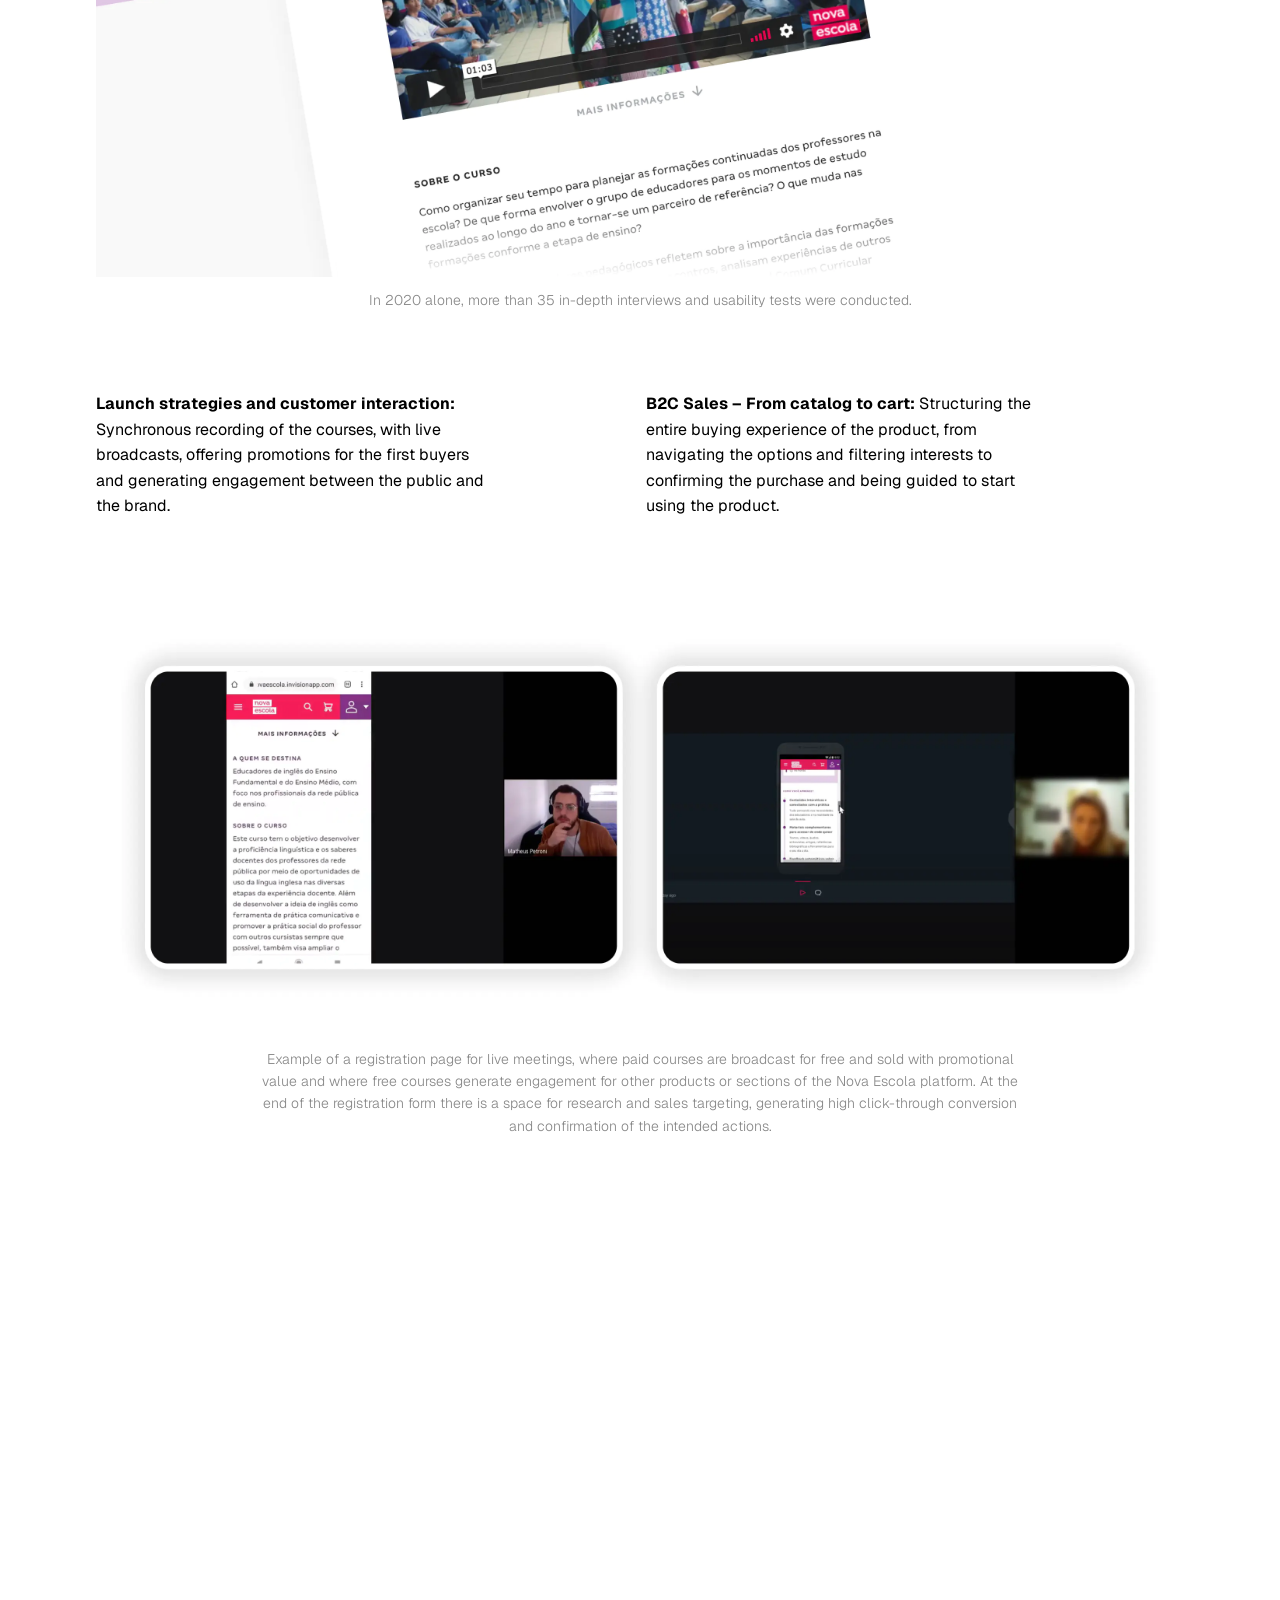
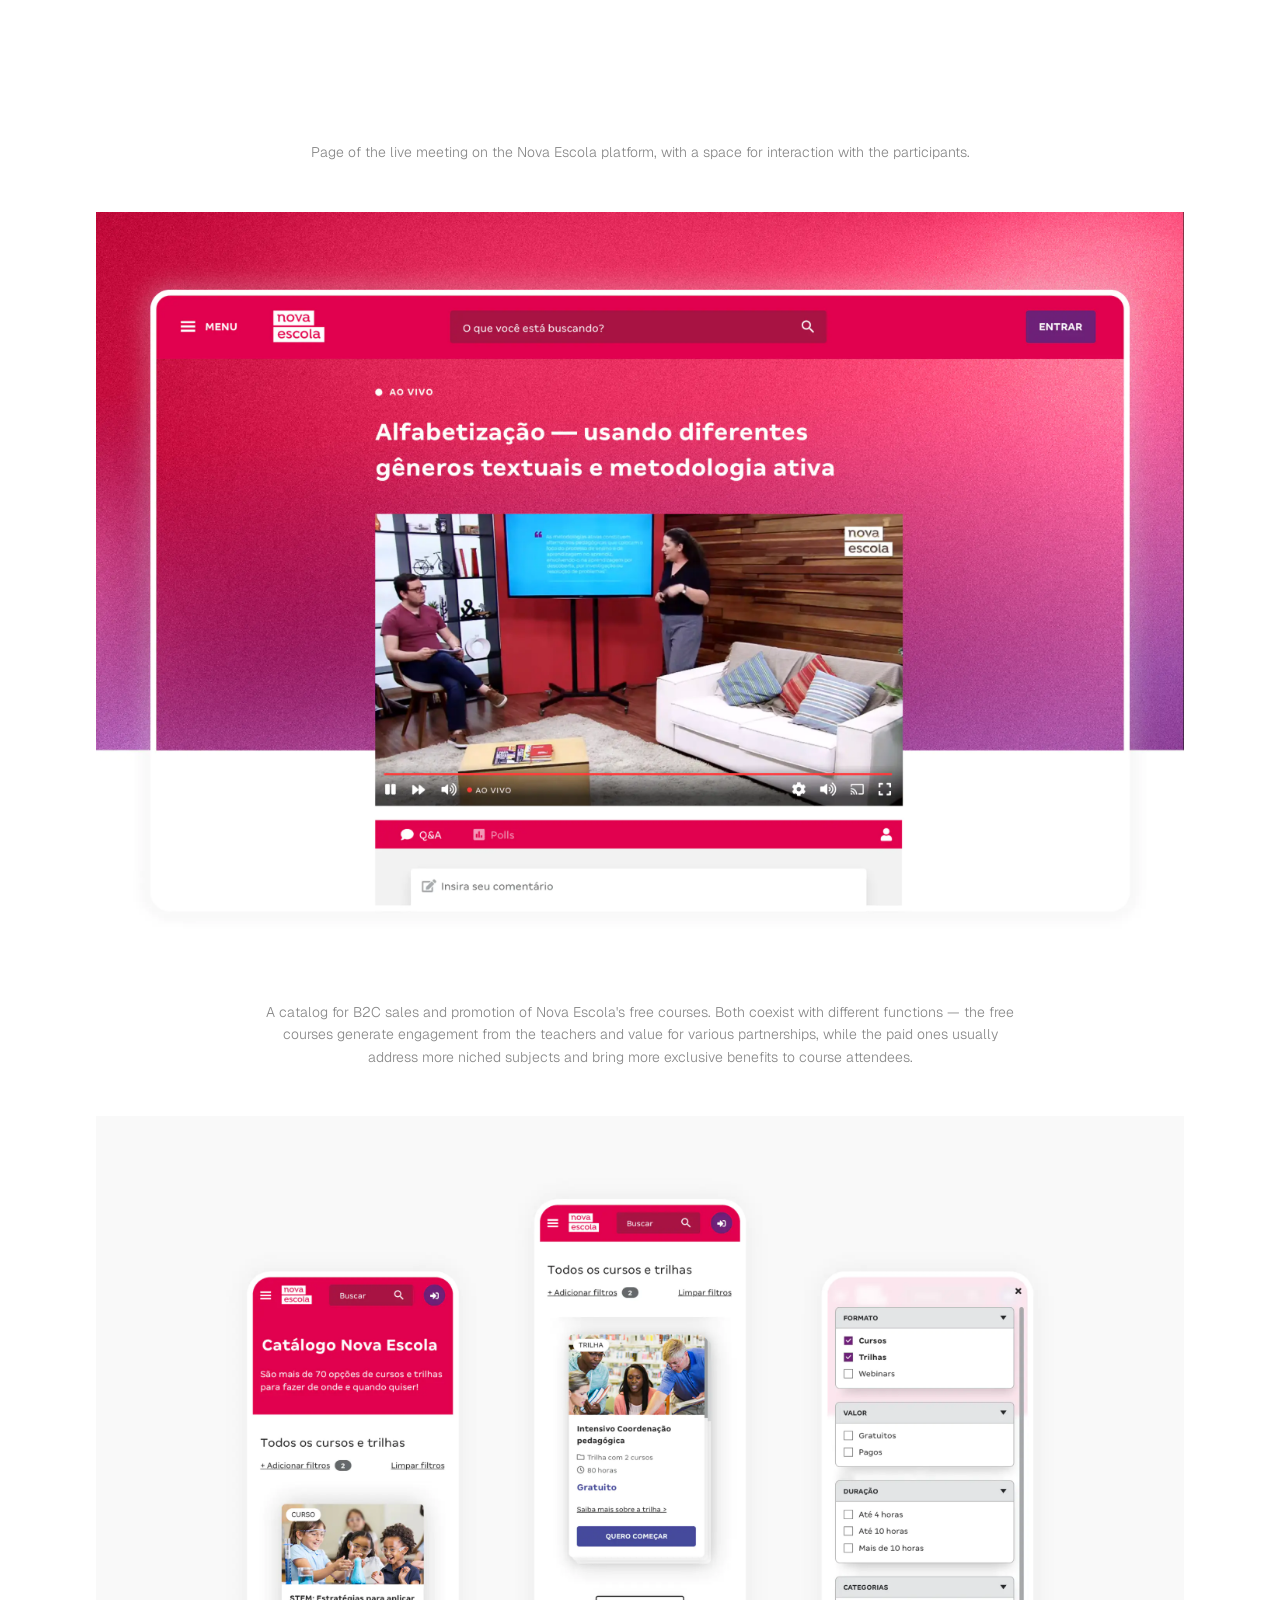
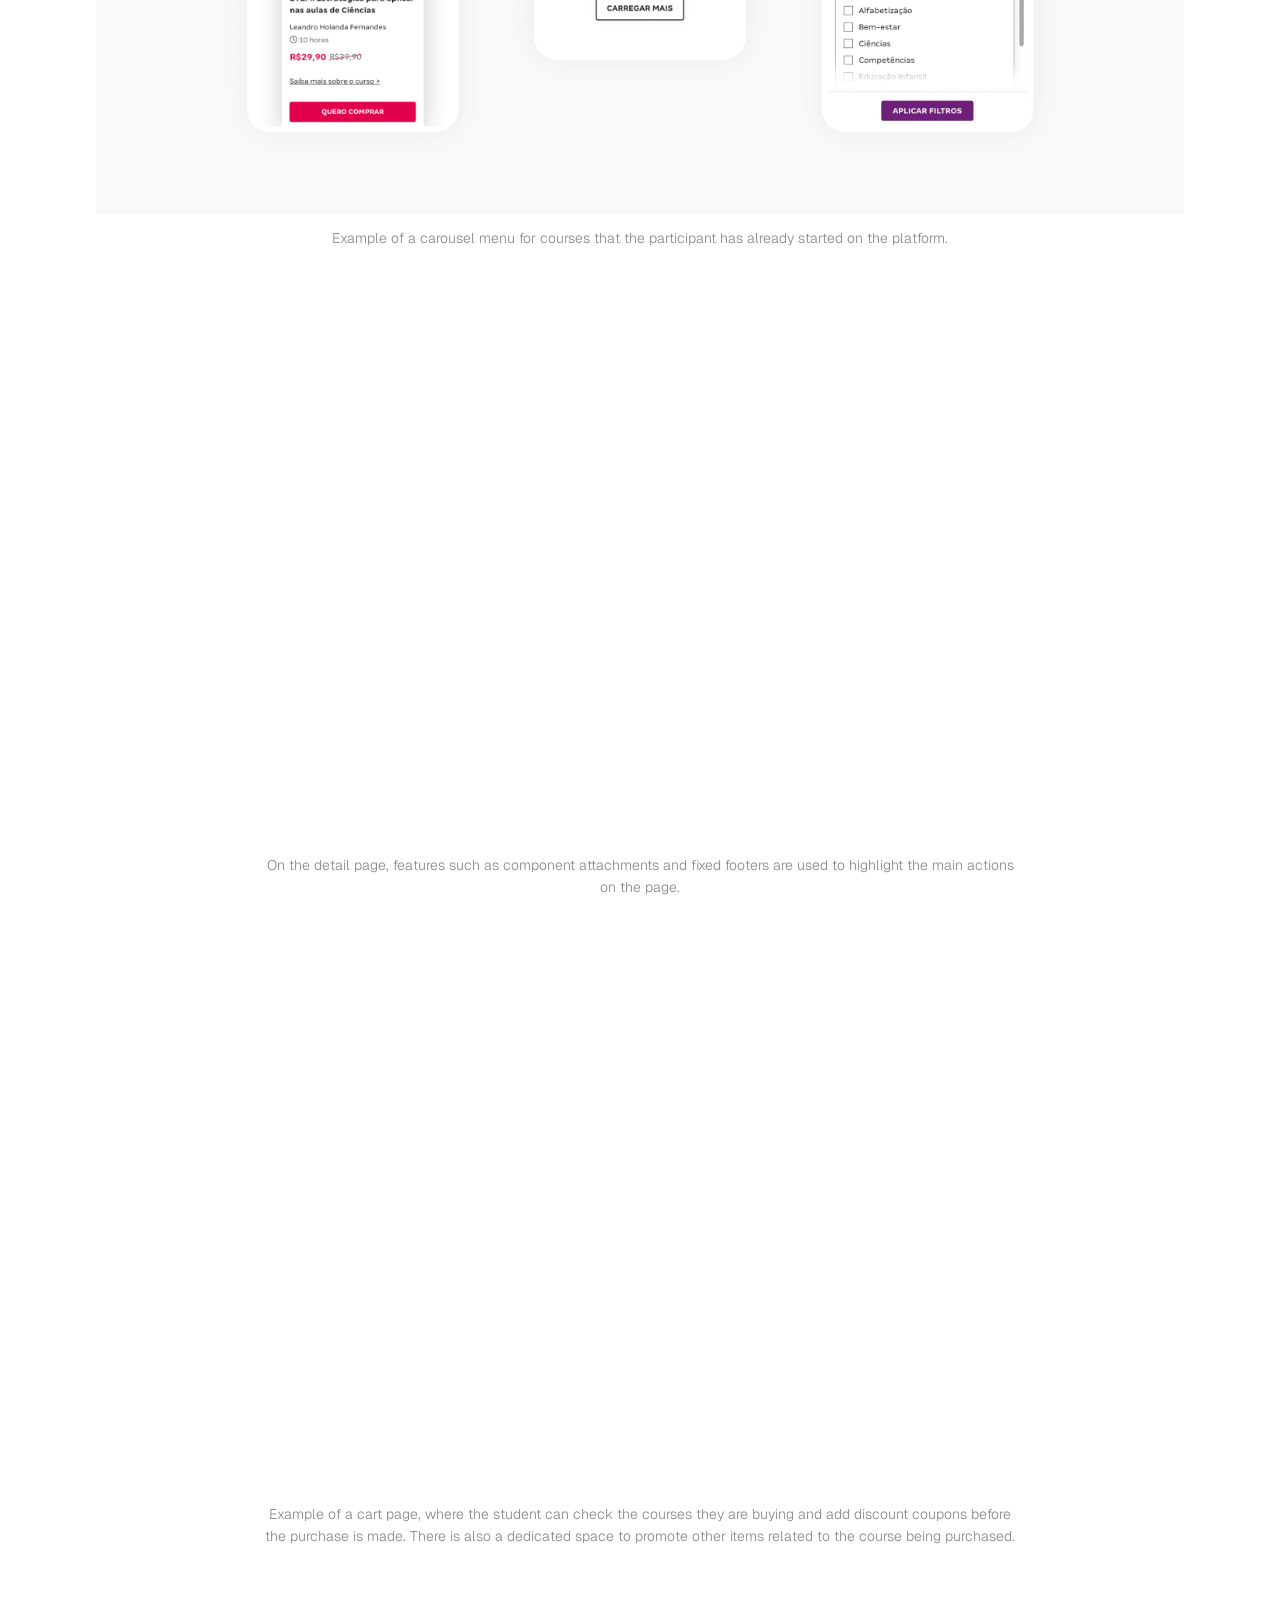
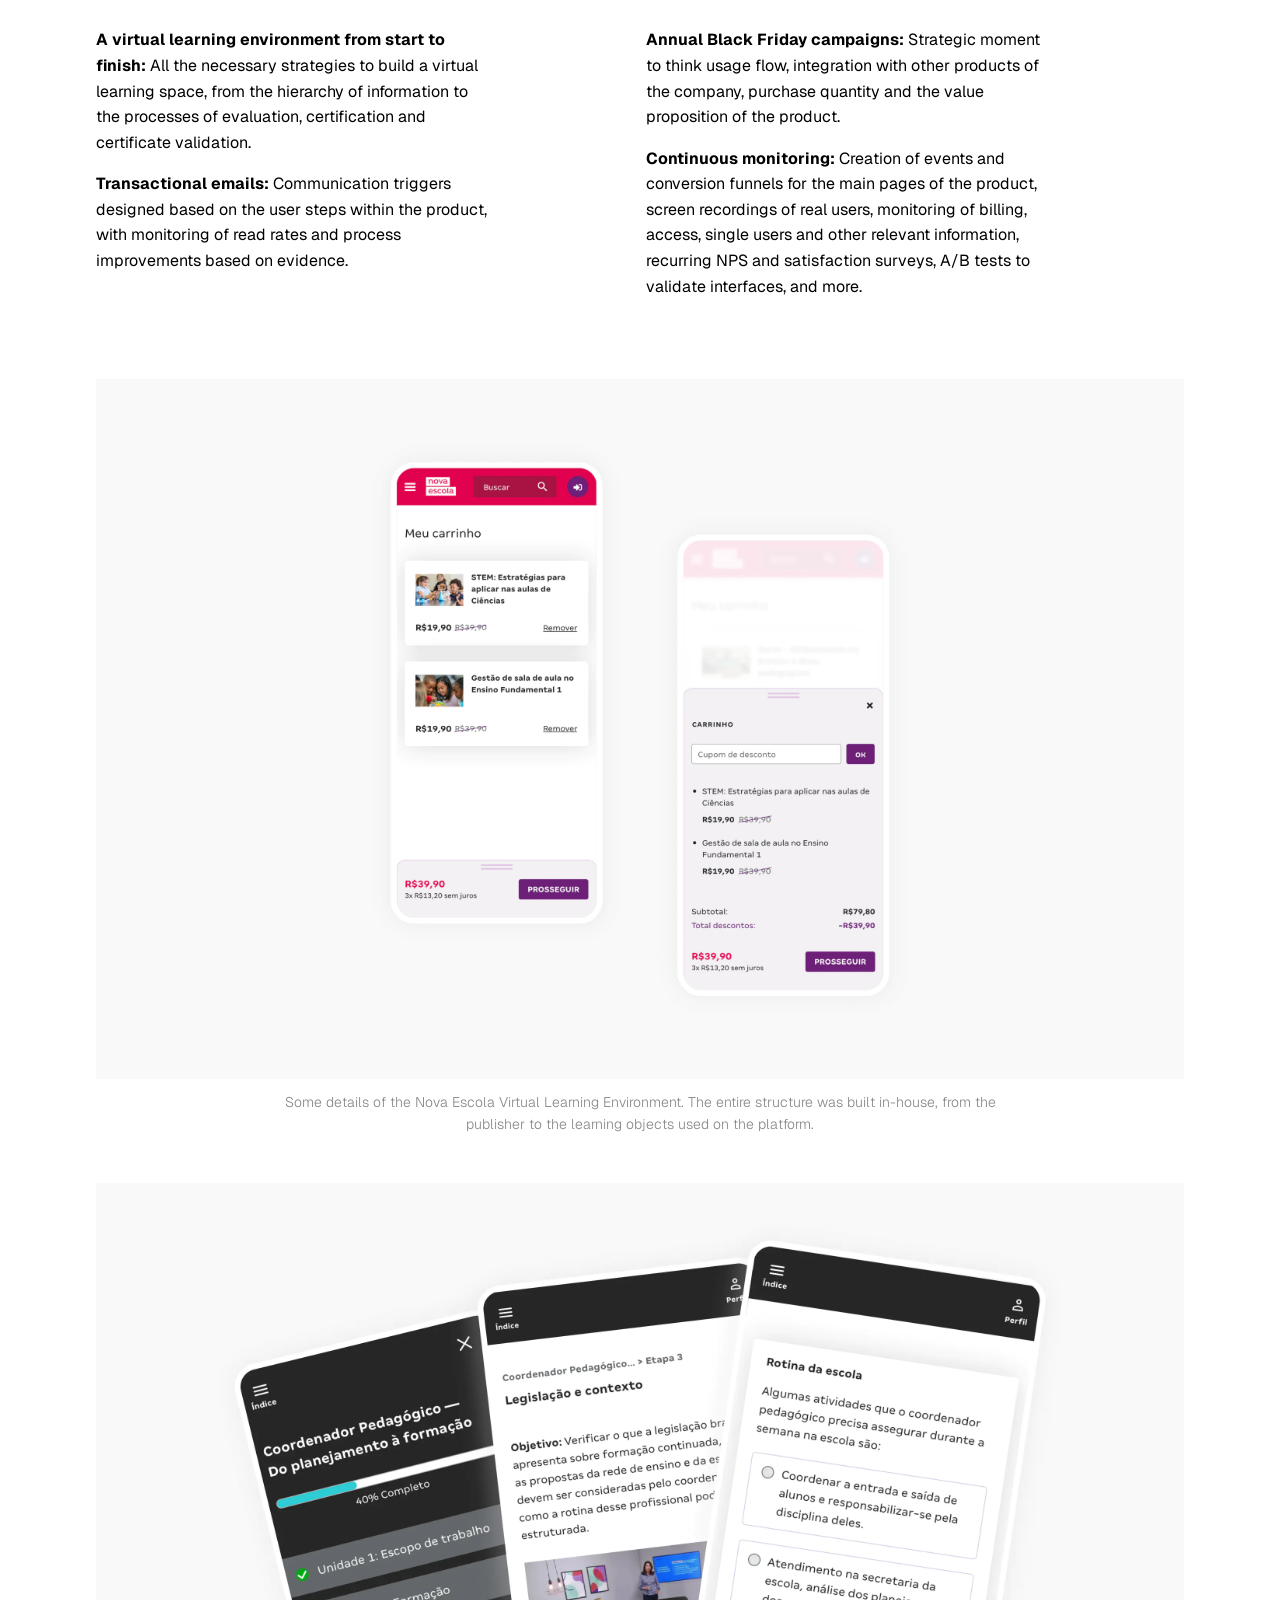
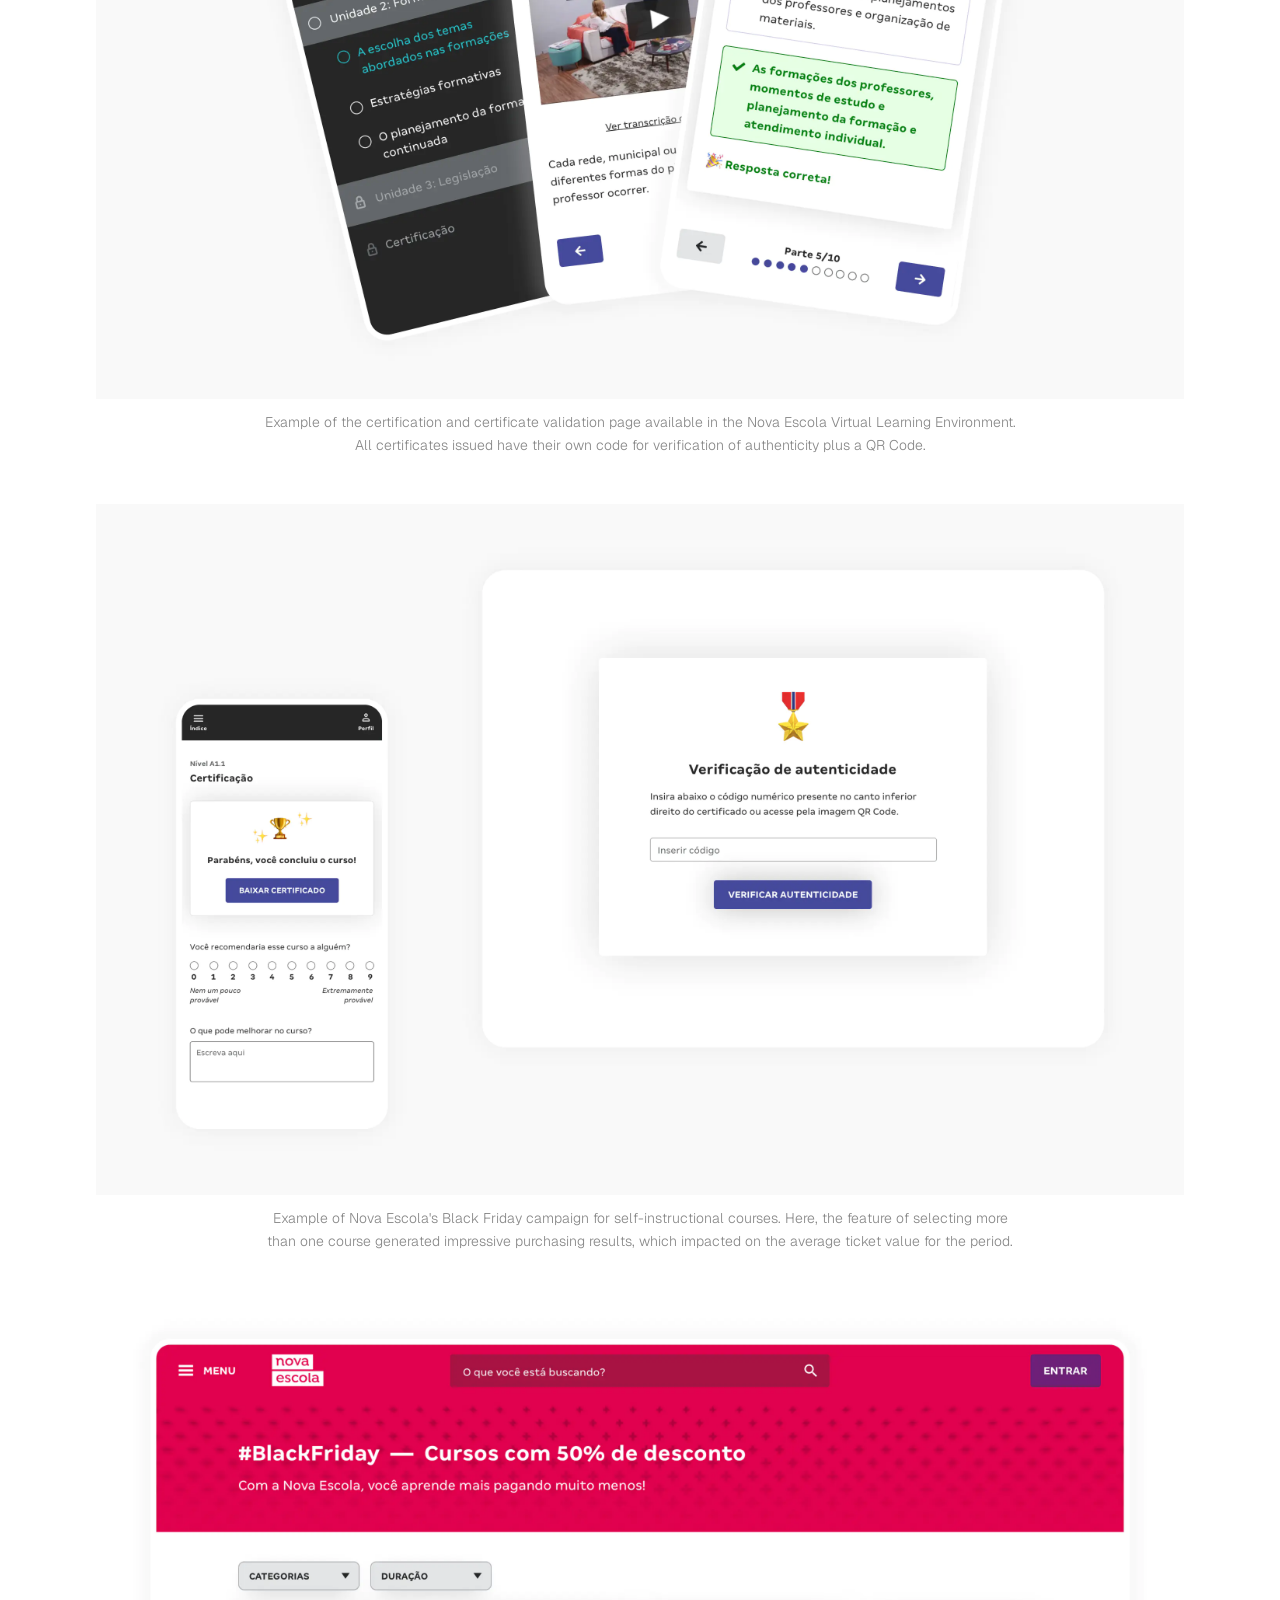
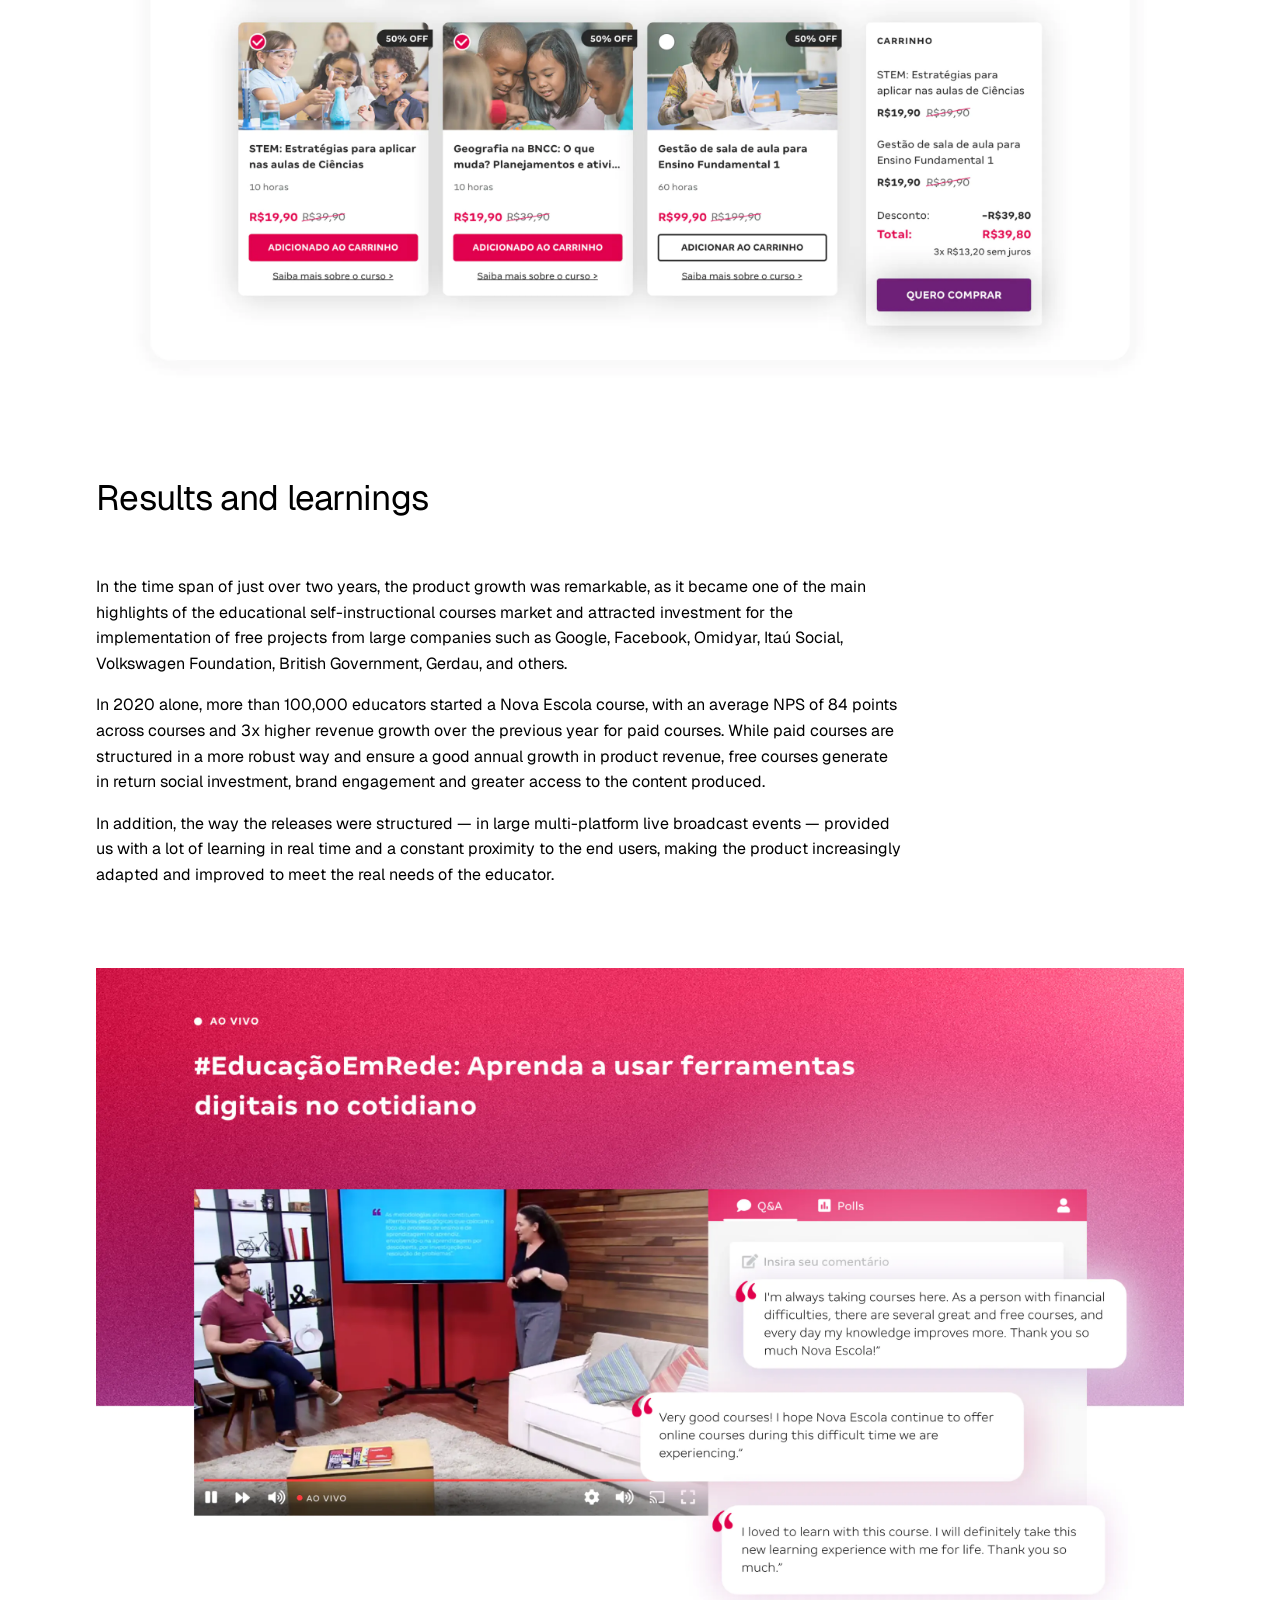
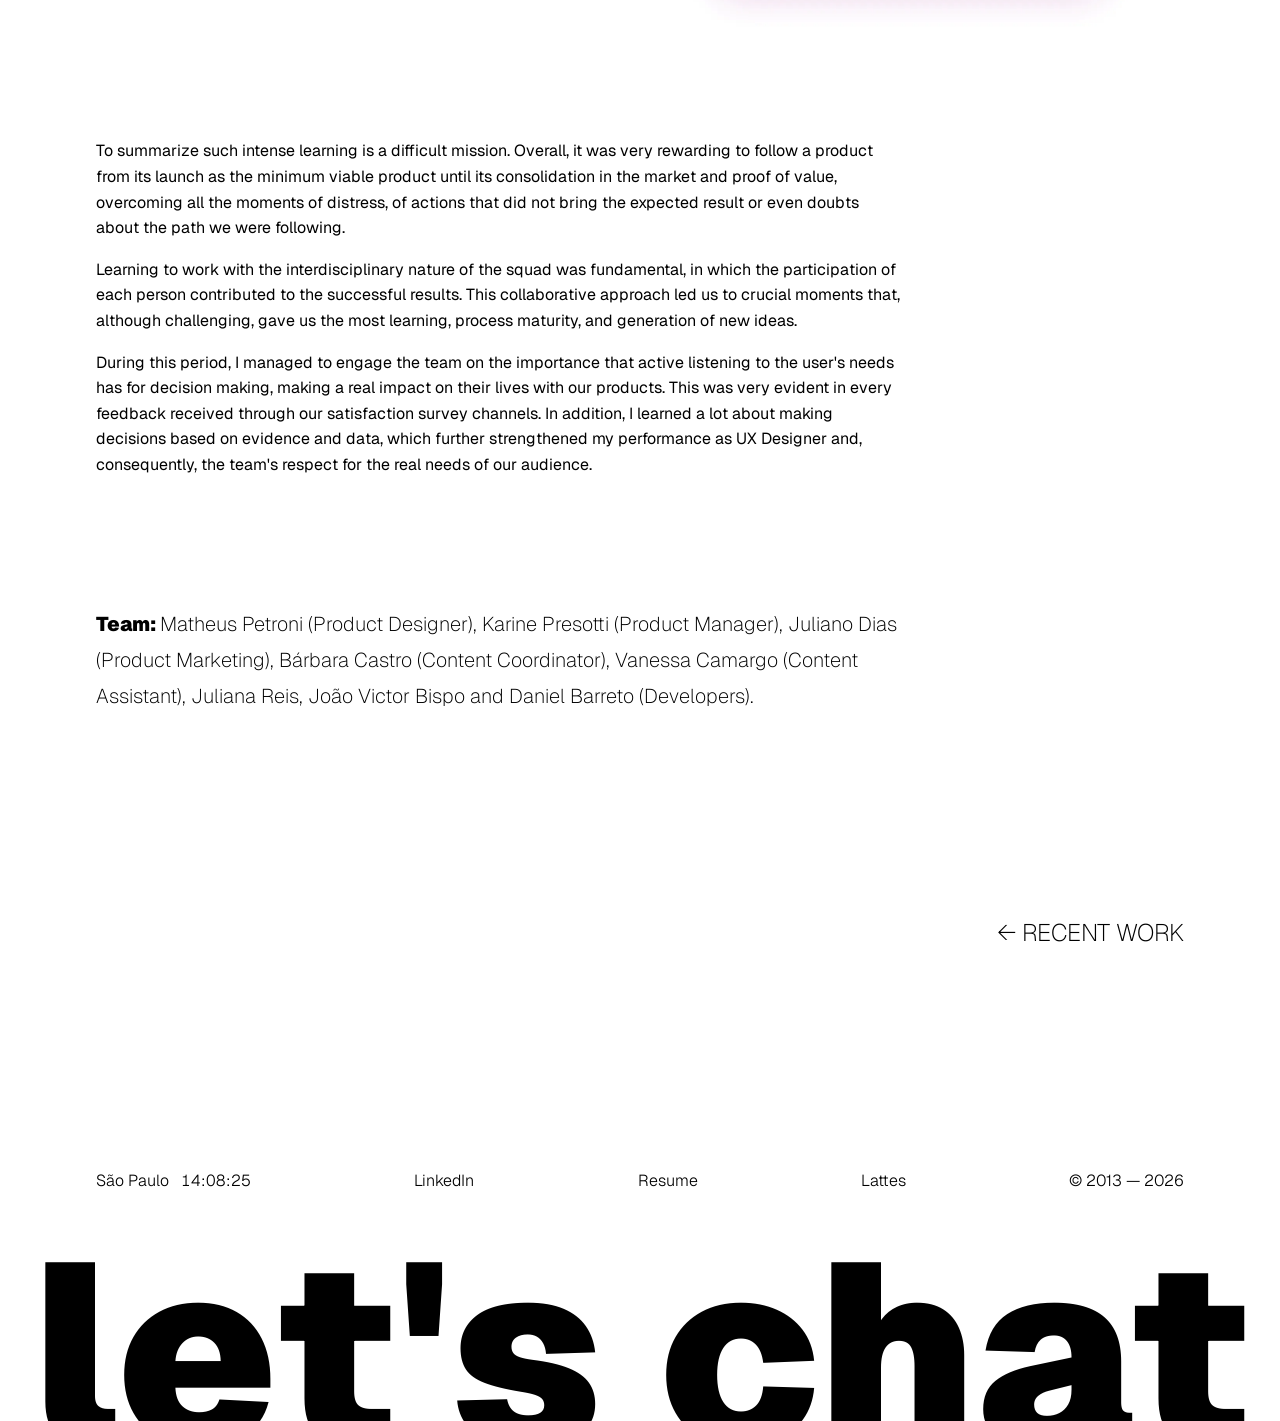
<file: case-study-online-courses.html>
<!DOCTYPE html>
<html lang="en">
<head>
  <meta charset="UTF-8">
  <meta name="viewport" content="width=device-width, initial-scale=1.0">
  <meta name="description" content="Online Courses Platform — A case study by Matheus Petroni on building Nova Escola's self-instructional courses platform from the ground up.">
  <title>Online Courses Platform — Matheus Petroni</title>

  <link rel="preconnect" href="https://fonts.googleapis.com">
  <link rel="preconnect" href="https://fonts.gstatic.com" crossorigin>
  <link href="https://fonts.googleapis.com/css2?family=Geist:wght@100..900&display=swap" rel="stylesheet">

  <meta property="og:title" content="Online Courses Platform — Matheus Petroni">
  <meta property="og:description" content="Led UX from MVP through a subscription-to-DTC pivot for Nova Escola's courses platform — reaching 100,000+ educators and an 84 average NPS in 2020.">
  <meta property="og:image" content="https://mthpetroni.com/assets/images/og-online-courses.jpg">
  <meta property="og:url" content="https://mthpetroni.com/case-study-online-courses.html">
  <meta property="og:type" content="website">
  <meta property="og:image:width" content="1200">
  <meta property="og:image:height" content="630">
  <meta property="og:image:type" content="image/jpeg">

  <link rel="icon" type="image/svg+xml" href="assets/icons/asterisk.svg">
  <link rel="stylesheet" href="css/styles.css">
</head>
<body>

  <!-- Skip to content -->
  <a class="skip-link" href="#main-content">Skip to content</a>

  <!-- ======================================================================
       APPBAR
       ====================================================================== -->
  <header class="appbar" role="banner">
    <div class="appbar-inner">
      <a href="index.html" class="appbar-logo" aria-label="Matheus Petroni — home">Matheus Petroni</a>

      <nav class="appbar-nav" aria-label="Main navigation">
        <a href="index.html#work"   class="nav-link">Work</a>
        <a href="index.html#vision" class="nav-link">Vision</a>
        <a href="index.html#about"  class="nav-link">About</a>
      </nav>

      <button
        class="hamburger"
        aria-label="Open navigation menu"
        aria-expanded="false"
        aria-controls="mobile-drawer"
      >
        <span class="hamburger-line"></span>
        <span class="hamburger-line"></span>
        <span class="hamburger-line"></span>
      </button>
    </div>
  </header>

  <!-- ======================================================================
       MOBILE DRAWER
       ====================================================================== -->
  <div class="mobile-drawer" id="mobile-drawer" aria-hidden="true" inert>
    <div class="drawer-overlay" role="presentation"></div>
    <nav class="drawer-panel" aria-label="Mobile navigation">
      <button class="drawer-close" aria-label="Close navigation menu">✕</button>
      <a href="index.html#work"   class="drawer-link">Work</a>
      <a href="index.html#vision" class="drawer-link">Vision</a>
      <a href="index.html#about"  class="drawer-link">About</a>
    </nav>
  </div>

  <!-- ======================================================================
       MAIN
       ====================================================================== -->
  <main id="main-content">

    <!-- ====================================================================
         CASE STUDY HEADER
         ==================================================================== -->
    <section class="cs-header" aria-label="Case study overview">
      <div class="cs-header-inner">

        <a href="previous-works.html" class="back-link" aria-label="Back to previous works">← BACK</a>

        <div class="cs-header-content">
          <div class="cs-header-left">
            <h1 class="cs-title">Online Courses Platform</h1>
            <div class="cs-meta">
              <span class="cs-company">Nova Escola &amp; Omidyar Network</span>
              <span class="cs-meta-separator">/</span>
              <span class="cs-year">2020</span>
            </div>
          </div>
          <div class="cs-header-right">
            <p class="cs-intro">Led end-to-end UX of Nova Escola's self-instructional courses platform — from the first MVP through a subscription-to-DTC pivot. Built continuous discovery loops, B2C purchasing flows, a full virtual learning environment, and live broadcast strategies that in 2020 alone reached 100,000+ educators with a 84 average NPS.</p>
          </div>
        </div>

      </div>
    </section>

    <!-- Hero image -->
    <div class="cs-hero-image">
      <img
        src="data:image/svg+xml,%3Csvg xmlns=%27http://www.w3.org/2000/svg%27/%3E"
        data-src="assets/images/online-courses-hero.webp"
        alt="Online Courses Platform — product overview"
        width="1440"
        height="810"
        loading="lazy"
        style="background: #000000; width: 100%;"
        class="lazy"
      >
    </div>

    <!-- ====================================================================
         SCENARIO AND ROLES
         ==================================================================== -->
    <section class="cs-section" aria-label="Scenario and roles">
      <div class="cs-section-inner">
        <div>
          <h2 class="cs-section-title">Scenario and roles</h2>
          <div class="cs-section-body">
            <div>
              <p>With the mandatory implementation of the new Common National Curricular Base (BNCC) in 2019, educators of the Brazilian public school system had the great challenge of adapting all their knowledge and classes to a new way of teaching and planning their content. Given this need for diverse, formative content, aligned to the BNCC and with a wide scope, Nova Escola, in partnership with Omidyar and Lemann Foundation, was placed in the market of self-instructional courses in an attempt to meet this demand.</p>
            </div>
            <div>
              <p>As UX Designer of the product, I was invited to build it from the first MVP tests that were designed by the previous Management Team, crafting a proper user experience for the product — in this case, a virtual learning environment built from start to finish — as well as a business model transition from subscription to Direct-to-Consumer. Operating in the newly created UX area of the Association, the goal was to bring the voice of the teachers to the product and implement an evidence and data based approach.</p>
            </div>
          </div>
        </div>
      </div>
    </section>

    <div class="cs-image-block">
      <img
        src="data:image/svg+xml,%3Csvg xmlns=%27http://www.w3.org/2000/svg%27/%3E"
        data-src="assets/images/online-courses-scenario-1.webp"
        alt="Paid course detail page on the Nova Escola platform"
        width="1248"
        height="702"
        loading="lazy"
        style="background: #000000;"
        class="lazy"
      >
      <p class="cs-image-caption">Example of a paid course Detail Page on the Nova Escola platform.</p>
    </div>

    <!-- ====================================================================
         DELIVERABLES
         ==================================================================== -->
    <section class="cs-section" aria-label="Deliverables">
      <div class="cs-section-inner">
        <div>
          <h2 class="cs-section-title">Deliverables</h2>
          <div class="cs-section-body deliverables">
            <div>
              <p><strong>Continuous discovery process:</strong> from interviews about course consumption to usability tests with low, medium and high fidelity prototypes depending on the need. From in-person experiences — going to schools all over Brazil — to remote experiences, by phone or video call. There were also quantitative surveys, both those focused on specific needs and those inserted within the product experience, such as satisfaction and NPS surveys, many of them reaching more than 40,000 responses.</p>
            </div>
          </div>
        </div>
      </div>
    </section>

    <div class="cs-image-block">
      <img
        src="data:image/svg+xml,%3Csvg xmlns=%27http://www.w3.org/2000/svg%27/%3E"
        data-src="assets/images/online-courses-deliverables-1.webp"
        alt="In-depth interviews and usability tests"
        width="1248"
        height="702"
        loading="lazy"
        style="background: #000000;"
        class="lazy"
      >
      <p class="cs-image-caption">In 2020 alone, more than 35 in-depth interviews and usability tests were conducted.</p>
    </div>

    <!-- Deliverables continuation: launch + B2C sales -->
    <section class="cs-section" aria-label="Deliverables continued">
      <div class="cs-section-inner">
        <div>
          <div class="cs-section-body">
            <div>
              <p><strong>Launch strategies and customer interaction:</strong> Synchronous recording of the courses, with live broadcasts, offering promotions for the first buyers and generating engagement between the public and the brand.</p>
            </div>
            <div>
              <p><strong>B2C Sales – From catalog to cart:</strong> Structuring the entire buying experience of the product, from navigating the options and filtering interests to confirming the purchase and being guided to start using the product.</p>
            </div>
          </div>
        </div>
      </div>
    </section>

    <div class="cs-image-block">
      <img
        src="data:image/svg+xml,%3Csvg xmlns=%27http://www.w3.org/2000/svg%27/%3E"
        data-src="assets/images/online-courses-deliverables-2.webp"
        alt="Registration page for live meetings"
        width="1248"
        height="702"
        loading="lazy"
        style="background: #000000;"
        class="lazy"
      >
      <p class="cs-image-caption">Example of a registration page for live meetings, where paid courses are broadcast for free and sold with promotional value and where free courses generate engagement for other products or sections of the Nova Escola platform. At the end of the registration form there is a space for research and sales targeting, generating high click-through conversion and confirmation of the intended actions.</p>
    </div>

    <div class="cs-image-block" style="padding-top: 16px;">
      <video
        autoplay
        loop
        muted
        playsinline
        width="1248"
        height="702"
        style="width: 100%; height: auto; display: block;"
      >
        <source src="assets/images/online-courses-deliverables-3.mp4" type="video/mp4">
      </video>
      <p class="cs-image-caption">Page of the live meeting on the Nova Escola platform, with a space for interaction with the participants.</p>
    </div>

    <div class="cs-image-block" style="padding-top: 16px;">
      <img
        src="data:image/svg+xml,%3Csvg xmlns=%27http://www.w3.org/2000/svg%27/%3E"
        data-src="assets/images/online-courses-deliverables-4.webp"
        alt="Catalog for B2C sales and free courses"
        width="1248"
        height="702"
        loading="lazy"
        style="background: #000000;"
        class="lazy"
      >
      <p class="cs-image-caption">A catalog for B2C sales and promotion of Nova Escola's free courses. Both coexist with different functions — the free courses generate engagement from the teachers and value for various partnerships, while the paid ones usually address more niched subjects and bring more exclusive benefits to course attendees.</p>
    </div>

    <div class="cs-image-block" style="padding-top: 16px;">
      <img
        src="data:image/svg+xml,%3Csvg xmlns=%27http://www.w3.org/2000/svg%27/%3E"
        data-src="assets/images/online-courses-deliverables-5.webp"
        alt="Carousel menu for courses in progress"
        width="1248"
        height="702"
        loading="lazy"
        style="background: #000000;"
        class="lazy"
      >
      <p class="cs-image-caption">Example of a carousel menu for courses that the participant has already started on the platform.</p>
    </div>

    <div class="cs-image-block" style="padding-top: 16px;">
      <video
        autoplay
        loop
        muted
        playsinline
        width="1248"
        height="702"
        style="width: 100%; height: auto; display: block;"
      >
        <source src="assets/images/online-courses-deliverables-6.mp4" type="video/mp4">
      </video>
      <p class="cs-image-caption">On the detail page, features such as component attachments and fixed footers are used to highlight the main actions on the page.</p>
    </div>

    <div class="cs-image-block" style="padding-top: 16px;">
      <video
        autoplay
        loop
        muted
        playsinline
        width="1248"
        height="702"
        style="width: 100%; height: auto; display: block;"
      >
        <source src="assets/images/online-courses-deliverables-7.mp4" type="video/mp4">
      </video>
      <p class="cs-image-caption">Example of a cart page, where the student can check the courses they are buying and add discount coupons before the purchase is made. There is also a dedicated space to promote other items related to the course being purchased.</p>
    </div>

    <!-- Deliverables continuation: VLE, emails, Black Friday, monitoring -->
    <section class="cs-section" aria-label="Deliverables continued">
      <div class="cs-section-inner">
        <div>
          <div class="cs-section-body">
            <div>
              <p><strong>A virtual learning environment from start to finish:</strong> All the necessary strategies to build a virtual learning space, from the hierarchy of information to the processes of evaluation, certification and certificate validation.</p>
              <p><strong>Transactional emails:</strong> Communication triggers designed based on the user steps within the product, with monitoring of read rates and process improvements based on evidence.</p>
            </div>
            <div>
              <p><strong>Annual Black Friday campaigns:</strong> Strategic moment to think usage flow, integration with other products of the company, purchase quantity and the value proposition of the product.</p>
              <p><strong>Continuous monitoring:</strong> Creation of events and conversion funnels for the main pages of the product, screen recordings of real users, monitoring of billing, access, single users and other relevant information, recurring NPS and satisfaction surveys, A/B tests to validate interfaces, and more.</p>
            </div>
          </div>
        </div>
      </div>
    </section>

    <div class="cs-image-block">
      <img
        src="data:image/svg+xml,%3Csvg xmlns=%27http://www.w3.org/2000/svg%27/%3E"
        data-src="assets/images/online-courses-deliverables-8.webp"
        alt="Nova Escola Virtual Learning Environment details"
        width="1248"
        height="702"
        loading="lazy"
        style="background: #000000;"
        class="lazy"
      >
      <p class="cs-image-caption">Some details of the Nova Escola Virtual Learning Environment. The entire structure was built in-house, from the publisher to the learning objects used on the platform.</p>
    </div>

    <div class="cs-image-block" style="padding-top: 16px;">
      <img
        src="data:image/svg+xml,%3Csvg xmlns=%27http://www.w3.org/2000/svg%27/%3E"
        data-src="assets/images/online-courses-deliverables-9.webp"
        alt="Certification and certificate validation page"
        width="1248"
        height="702"
        loading="lazy"
        style="background: #000000;"
        class="lazy"
      >
      <p class="cs-image-caption">Example of the certification and certificate validation page available in the Nova Escola Virtual Learning Environment. All certificates issued have their own code for verification of authenticity plus a QR Code.</p>
    </div>

    <div class="cs-image-block" style="padding-top: 16px;">
      <img
        src="data:image/svg+xml,%3Csvg xmlns=%27http://www.w3.org/2000/svg%27/%3E"
        data-src="assets/images/online-courses-deliverables-10.webp"
        alt="Black Friday campaign for self-instructional courses"
        width="1248"
        height="702"
        loading="lazy"
        style="background: #000000;"
        class="lazy"
      >
      <p class="cs-image-caption">Example of Nova Escola's Black Friday campaign for self-instructional courses. Here, the feature of selecting more than one course generated impressive purchasing results, which impacted on the average ticket value for the period.</p>
    </div>

    <div class="cs-image-block" style="padding-top: 16px;">
      <img
        src="data:image/svg+xml,%3Csvg xmlns=%27http://www.w3.org/2000/svg%27/%3E"
        data-src="assets/images/online-courses-deliverables-11.webp"
        alt="Online Courses Platform — deliverables"
        width="1248"
        height="702"
        loading="lazy"
        style="background: #000000;"
        class="lazy"
      >
    </div>

    <!-- ====================================================================
         RESULTS AND LEARNINGS
         ==================================================================== -->
    <section class="cs-section" aria-label="Results and learnings">
      <div class="cs-section-inner">
        <div>
          <h2 class="cs-section-title">Results and learnings</h2>
          <div class="cs-section-body deliverables">
            <div>
              <p>In the time span of just over two years, the product growth was remarkable, as it became one of the main highlights of the educational self-instructional courses market and attracted investment for the implementation of free projects from large companies such as Google, Facebook, Omidyar, Itaú Social, Volkswagen Foundation, British Government, Gerdau, and others.</p>
              <p>In 2020 alone, more than 100,000 educators started a Nova Escola course, with an average NPS of 84 points across courses and 3x higher revenue growth over the previous year for paid courses. While paid courses are structured in a more robust way and ensure a good annual growth in product revenue, free courses generate in return social investment, brand engagement and greater access to the content produced.</p>
              <p>In addition, the way the releases were structured — in large multi-platform live broadcast events — provided us with a lot of learning in real time and a constant proximity to the end users, making the product increasingly adapted and improved to meet the real needs of the educator.</p>
            </div>
          </div>
        </div>
      </div>
    </section>

    <div class="cs-image-block">
      <img
        src="data:image/svg+xml,%3Csvg xmlns=%27http://www.w3.org/2000/svg%27/%3E"
        data-src="assets/images/online-courses-results-1.webp"
        alt="Online Courses Platform — results"
        width="1248"
        height="702"
        loading="lazy"
        style="background: #000000;"
        class="lazy"
      >
    </div>

    <!-- Learnings -->
    <section class="cs-section" aria-label="Learnings">
      <div class="cs-section-inner">
        <div>
          <div class="cs-section-body deliverables">
            <div>
              <p>To summarize such intense learning is a difficult mission. Overall, it was very rewarding to follow a product from its launch as the minimum viable product until its consolidation in the market and proof of value, overcoming all the moments of distress, of actions that did not bring the expected result or even doubts about the path we were following.</p>
              <p>Learning to work with the interdisciplinary nature of the squad was fundamental, in which the participation of each person contributed to the successful results. This collaborative approach led us to crucial moments that, although challenging, gave us the most learning, process maturity, and generation of new ideas.</p>
              <p>During this period, I managed to engage the team on the importance that active listening to the user's needs has for decision making, making a real impact on their lives with our products. This was very evident in every feedback received through our satisfaction survey channels. In addition, I learned a lot about making decisions based on evidence and data, which further strengthened my performance as UX Designer and, consequently, the team's respect for the real needs of our audience.</p>
            </div>
          </div>
        </div>
      </div>
    </section>

    <div class="cs-team-block">
      <p><span class="cs-team-label">Team:</span> <span class="cs-team-list">Matheus Petroni (Product Designer), Karine Presotti (Product Manager), Juliano Dias (Product Marketing), Bárbara Castro (Content Coordinator), Vanessa Camargo (Content Assistant), Juliana Reis, João Victor Bispo and Daniel Barreto (Developers).</span></p>
    </div>

    <!-- More cases -->
    <div class="more-cases-wrapper">
      <a href="index.html#work" class="more-cases-link">← RECENT WORK</a>
    </div>

  </main>

  <!-- ======================================================================
       FOOTER
       ====================================================================== -->
  <footer class="site-footer" role="contentinfo">

    <div class="footer-bar">
      <div class="footer-bar-inner">
        <div class="footer-location">
          <span>São Paulo</span>
          <time class="live-clock" id="clock-footer" aria-live="polite" aria-atomic="true"></time>
        </div>
        <nav class="footer-nav" aria-label="Footer navigation">
          <a
            href="https://www.linkedin.com/in/matheuspetroni/"
            class="footer-nav-link"
            target="_blank"
            rel="noopener noreferrer"
            aria-label="LinkedIn profile (opens in new tab)"
          >LinkedIn</a>
          <a
            href="assets/docs/resume.pdf"
            class="footer-nav-link"
            target="_blank"
            rel="noopener noreferrer"
            aria-label="Resume PDF (opens in new tab)"
          >Resume</a>
          <a
            href="https://lattes.cnpq.br/6202919776158281"
            class="footer-nav-link"
            target="_blank"
            rel="noopener noreferrer"
            aria-label="Lattes CV (opens in new tab)"
          >Lattes</a>
        </nav>
        <p class="footer-copy">© 2013 — <span class="footer-copy-year">2026</span></p>
      </div>
    </div>

    <div class="letschat-wrapper">
      <a
        href="mailto:contact@mthpetroni.com"
        class="letschat"
        aria-label="Send an email to contact@mthpetroni.com"
      >let's chat</a>
    </div>

  </footer>

  <script src="js/main.js"></script>
</body>
</html>
</file>
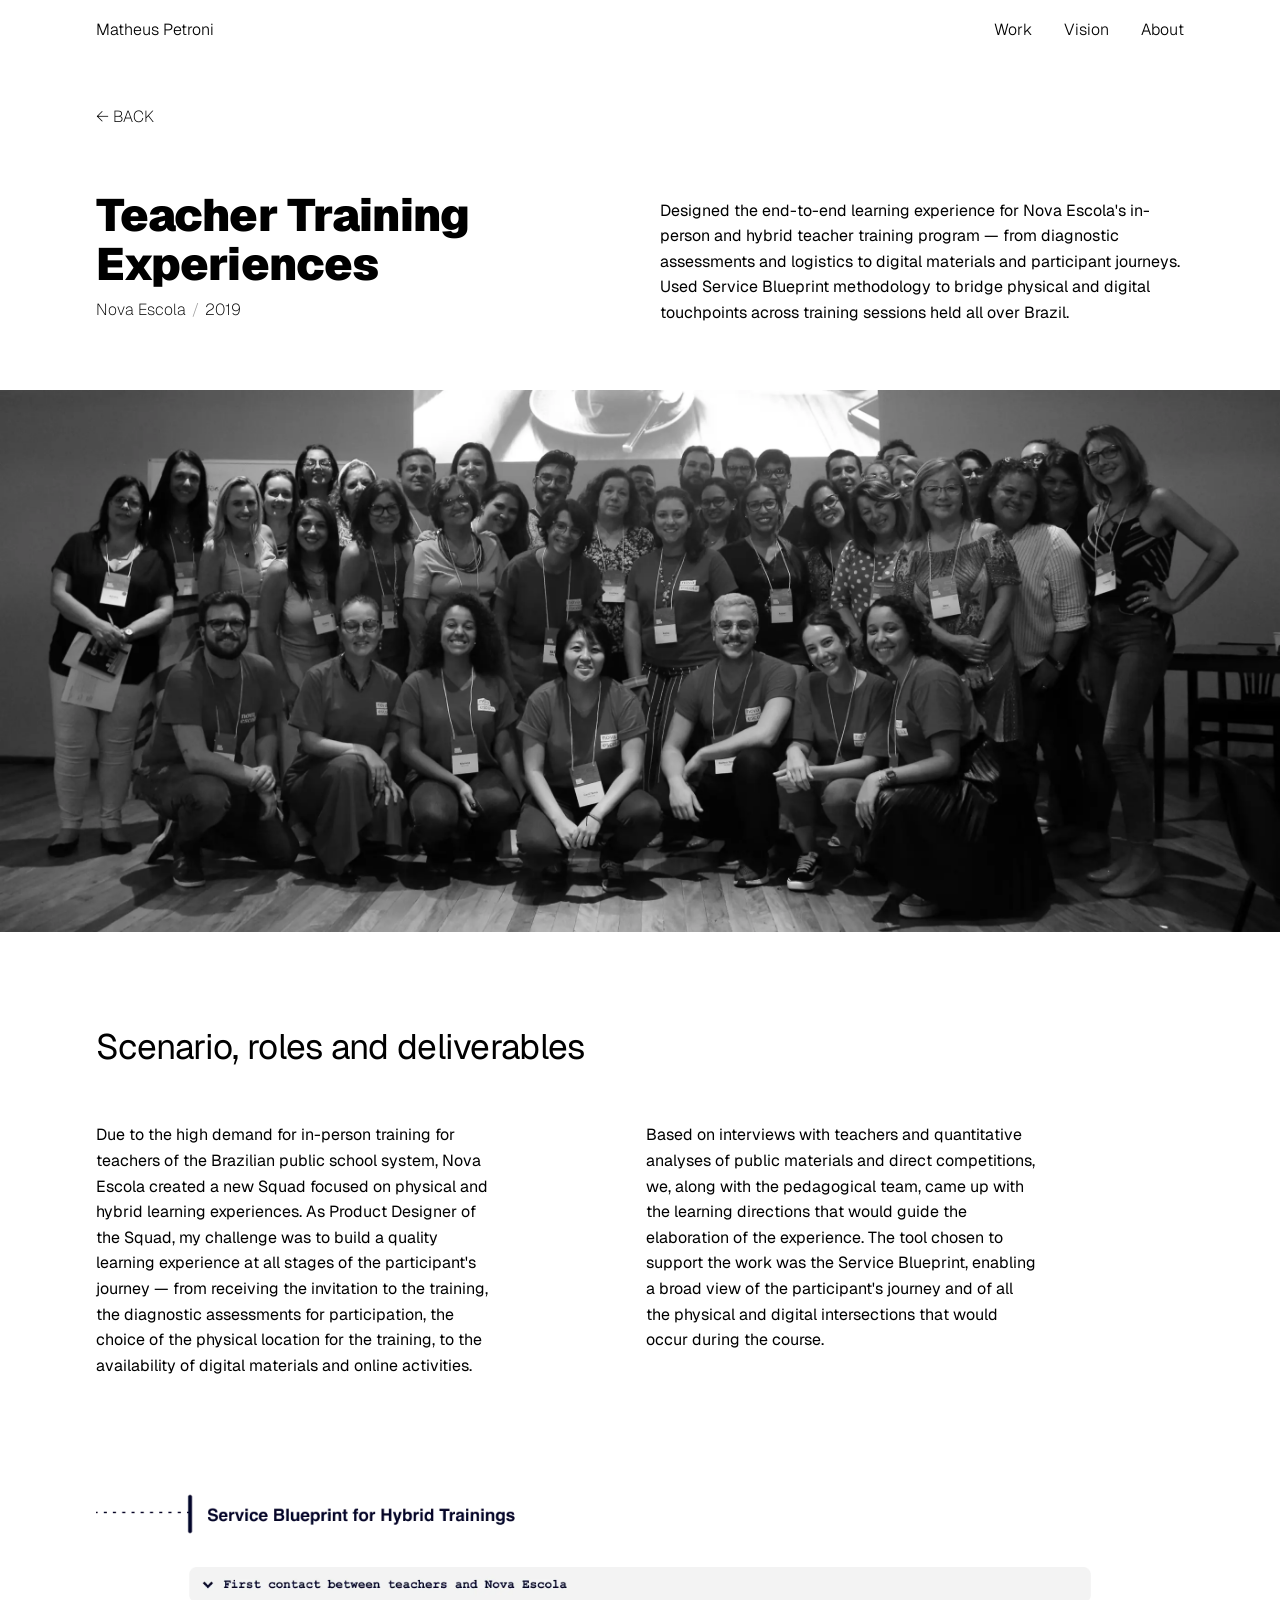
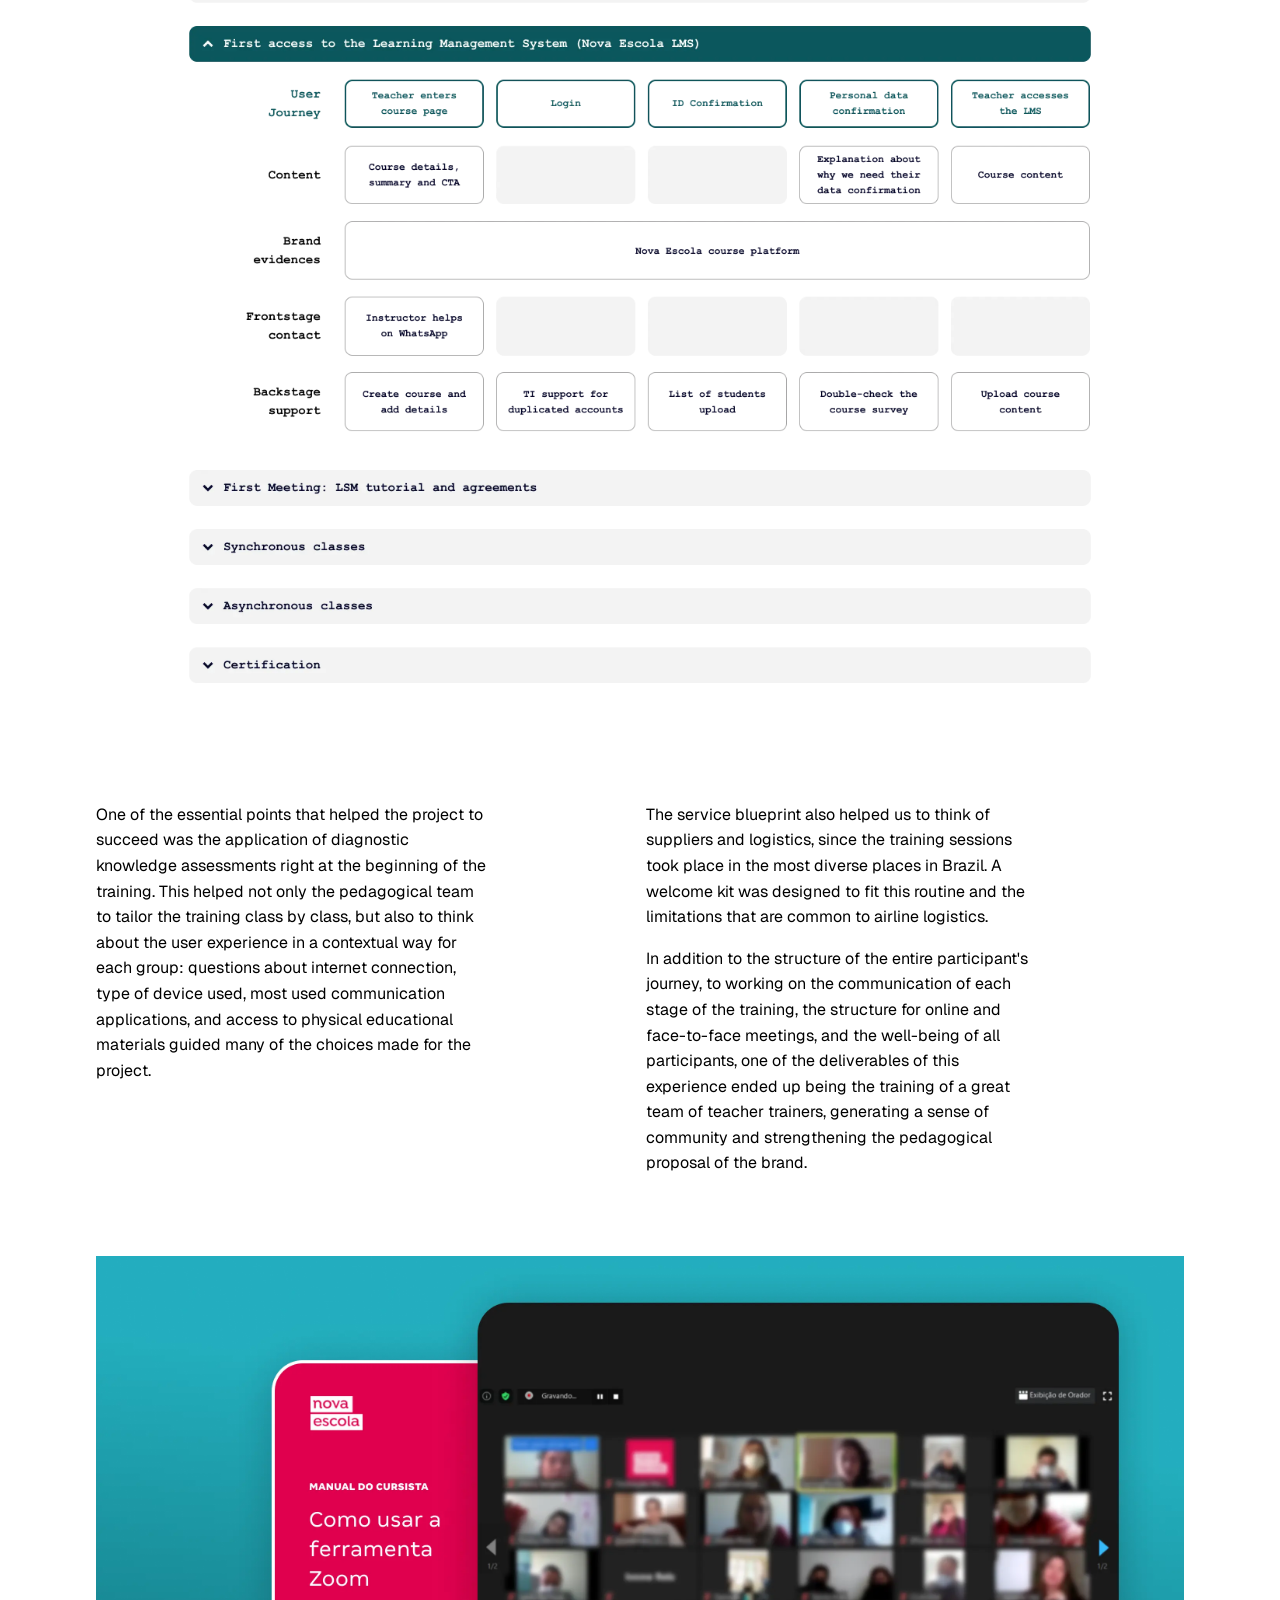
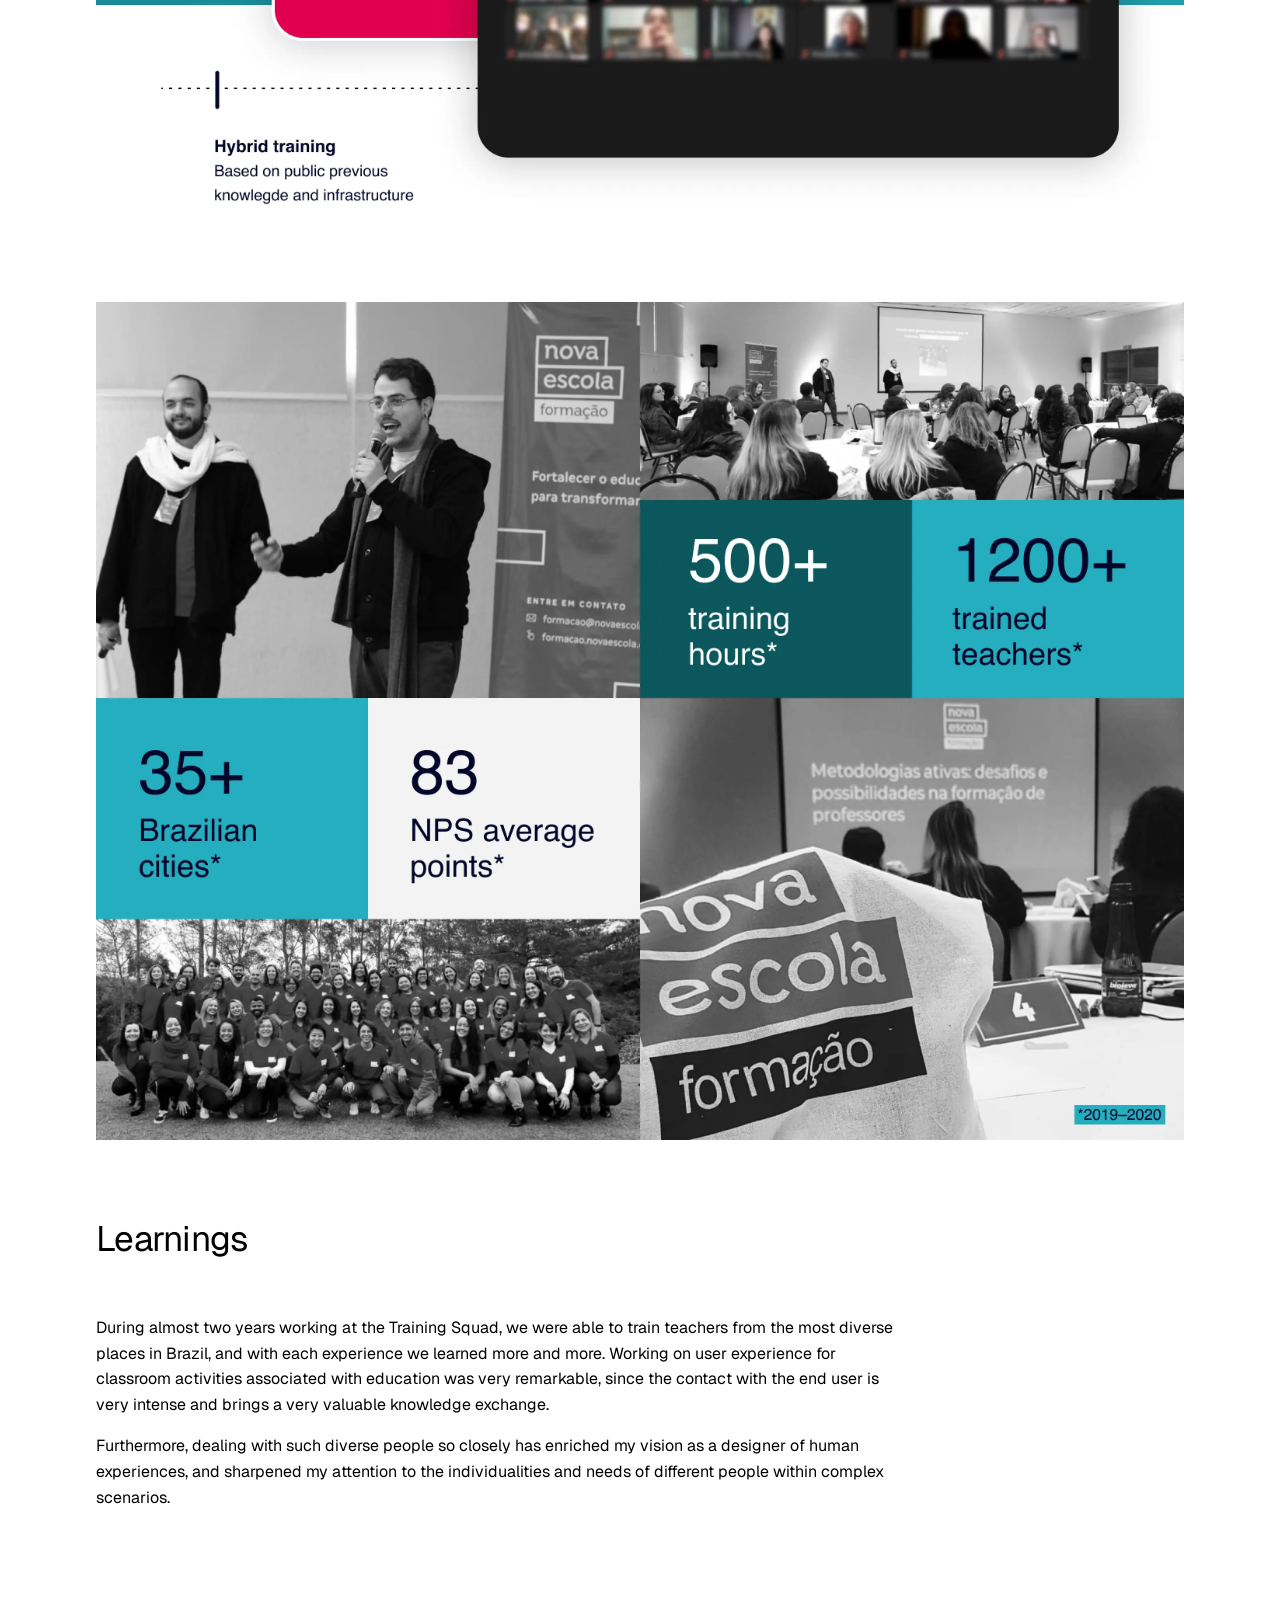
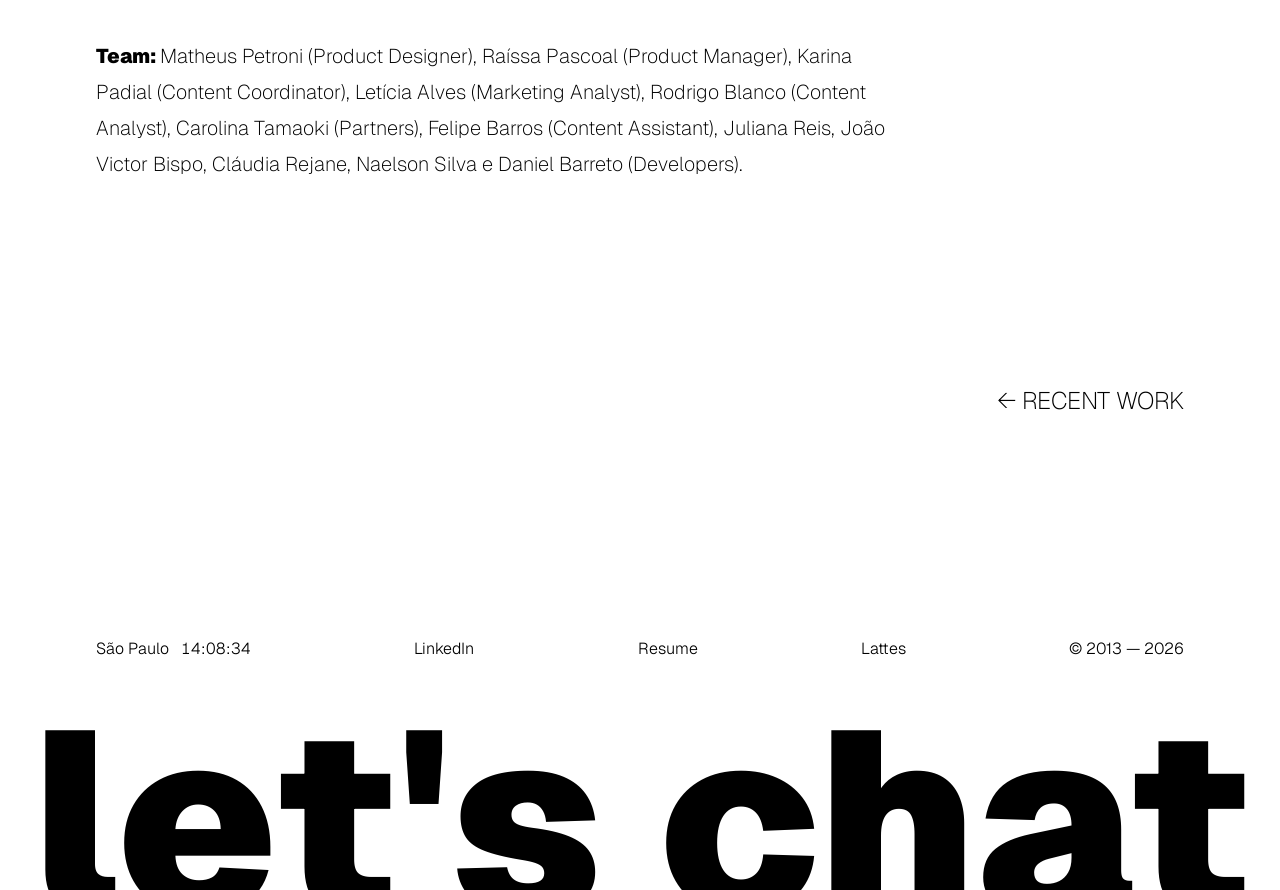
<file: case-study-teacher-training.html>
<!DOCTYPE html>
<html lang="en">
<head>
  <meta charset="UTF-8">
  <meta name="viewport" content="width=device-width, initial-scale=1.0">
  <meta name="description" content="Teacher Training Experiences — A case study by Matheus Petroni on designing in-person and hybrid learning experiences for public school teachers across Brazil.">
  <title>Teacher Training Experiences — Matheus Petroni</title>

  <link rel="preconnect" href="https://fonts.googleapis.com">
  <link rel="preconnect" href="https://fonts.gstatic.com" crossorigin>
  <link href="https://fonts.googleapis.com/css2?family=Geist:wght@100..900&display=swap" rel="stylesheet">

  <meta property="og:title" content="Teacher Training Experiences — Matheus Petroni">
  <meta property="og:description" content="Designed in-person and hybrid teacher training experiences across Brazil using Service Blueprint methodology — bridging physical and digital learning touchpoints.">
  <meta property="og:image" content="https://mthpetroni.com/assets/images/og-teacher-training.jpg">
  <meta property="og:url" content="https://mthpetroni.com/case-study-teacher-training.html">
  <meta property="og:type" content="website">
  <meta property="og:image:width" content="1200">
  <meta property="og:image:height" content="630">
  <meta property="og:image:type" content="image/jpeg">

  <link rel="icon" type="image/svg+xml" href="assets/icons/asterisk.svg">
  <link rel="stylesheet" href="css/styles.css">
</head>
<body>

  <!-- Skip to content -->
  <a class="skip-link" href="#main-content">Skip to content</a>

  <!-- ======================================================================
       APPBAR
       ====================================================================== -->
  <header class="appbar" role="banner">
    <div class="appbar-inner">
      <a href="index.html" class="appbar-logo" aria-label="Matheus Petroni — home">Matheus Petroni</a>

      <nav class="appbar-nav" aria-label="Main navigation">
        <a href="index.html#work"   class="nav-link">Work</a>
        <a href="index.html#vision" class="nav-link">Vision</a>
        <a href="index.html#about"  class="nav-link">About</a>
      </nav>

      <button
        class="hamburger"
        aria-label="Open navigation menu"
        aria-expanded="false"
        aria-controls="mobile-drawer"
      >
        <span class="hamburger-line"></span>
        <span class="hamburger-line"></span>
        <span class="hamburger-line"></span>
      </button>
    </div>
  </header>

  <!-- ======================================================================
       MOBILE DRAWER
       ====================================================================== -->
  <div class="mobile-drawer" id="mobile-drawer" aria-hidden="true" inert>
    <div class="drawer-overlay" role="presentation"></div>
    <nav class="drawer-panel" aria-label="Mobile navigation">
      <button class="drawer-close" aria-label="Close navigation menu">✕</button>
      <a href="index.html#work"   class="drawer-link">Work</a>
      <a href="index.html#vision" class="drawer-link">Vision</a>
      <a href="index.html#about"  class="drawer-link">About</a>
    </nav>
  </div>

  <!-- ======================================================================
       MAIN
       ====================================================================== -->
  <main id="main-content">

    <!-- ====================================================================
         CASE STUDY HEADER
         ==================================================================== -->
    <section class="cs-header" aria-label="Case study overview">
      <div class="cs-header-inner">

        <a href="previous-works.html" class="back-link" aria-label="Back to previous works">← BACK</a>

        <div class="cs-header-content">
          <div class="cs-header-left">
            <h1 class="cs-title">Teacher Training Experiences</h1>
            <div class="cs-meta">
              <span class="cs-company">Nova Escola</span>
              <span class="cs-meta-separator">/</span>
              <span class="cs-year">2019</span>
            </div>
          </div>
          <div class="cs-header-right">
            <p class="cs-intro">Designed the end-to-end learning experience for Nova Escola's in-person and hybrid teacher training program — from diagnostic assessments and logistics to digital materials and participant journeys. Used Service Blueprint methodology to bridge physical and digital touchpoints across training sessions held all over Brazil.</p>
          </div>
        </div>

      </div>
    </section>

    <!-- Hero image -->
    <div class="cs-hero-image">
      <img
        src="data:image/svg+xml,%3Csvg xmlns=%27http://www.w3.org/2000/svg%27/%3E"
        data-src="assets/images/teacher-training-hero.webp"
        alt="Teacher Training Experiences — project overview"
        width="1440"
        height="810"
        loading="lazy"
        style="background: #000000; width: 100%;"
        class="lazy"
      >
    </div>

    <!-- ====================================================================
         SCENARIO, ROLES AND DELIVERABLES
         ==================================================================== -->
    <section class="cs-section" aria-label="Scenario, roles and deliverables">
      <div class="cs-section-inner">
        <div>
          <h2 class="cs-section-title">Scenario, roles and deliverables</h2>
          <div class="cs-section-body">
            <div>
              <p>Due to the high demand for in-person training for teachers of the Brazilian public school system, Nova Escola created a new Squad focused on physical and hybrid learning experiences. As Product Designer of the Squad, my challenge was to build a quality learning experience at all stages of the participant's journey — from receiving the invitation to the training, the diagnostic assessments for participation, the choice of the physical location for the training, to the availability of digital materials and online activities.</p>
            </div>
            <div>
              <p>Based on interviews with teachers and quantitative analyses of public materials and direct competitions, we, along with the pedagogical team, came up with the learning directions that would guide the elaboration of the experience. The tool chosen to support the work was the Service Blueprint, enabling a broad view of the participant's journey and of all the physical and digital intersections that would occur during the course.</p>
            </div>
          </div>
        </div>
      </div>
    </section>

    <div class="cs-image-block">
      <img
        src="data:image/svg+xml,%3Csvg xmlns=%27http://www.w3.org/2000/svg%27/%3E"
        data-src="assets/images/teacher-training-scenario-1.webp"
        alt="Teacher Training Experiences — service blueprint and journey mapping"
        width="1248"
        height="702"
        loading="lazy"
        class="lazy"
      >
    </div>

    <!-- Continuation -->
    <section class="cs-section" aria-label="Deliverables continued">
      <div class="cs-section-inner">
        <div>
          <div class="cs-section-body">
            <div>
              <p>One of the essential points that helped the project to succeed was the application of diagnostic knowledge assessments right at the beginning of the training. This helped not only the pedagogical team to tailor the training class by class, but also to think about the user experience in a contextual way for each group: questions about internet connection, type of device used, most used communication applications, and access to physical educational materials guided many of the choices made for the project.</p>
            </div>
            <div>
              <p>The service blueprint also helped us to think of suppliers and logistics, since the training sessions took place in the most diverse places in Brazil. A welcome kit was designed to fit this routine and the limitations that are common to airline logistics.</p>
              <p>In addition to the structure of the entire participant's journey, to working on the communication of each stage of the training, the structure for online and face-to-face meetings, and the well-being of all participants, one of the deliverables of this experience ended up being the training of a great team of teacher trainers, generating a sense of community and strengthening the pedagogical proposal of the brand.</p>
            </div>
          </div>
        </div>
      </div>
    </section>

    <div class="cs-image-block">
      <img
        src="data:image/svg+xml,%3Csvg xmlns=%27http://www.w3.org/2000/svg%27/%3E"
        data-src="assets/images/teacher-training-scenario-2.webp"
        alt="Teacher Training Experiences — training sessions and materials"
        width="1248"
        height="702"
        loading="lazy"
        style="background: #000000;"
        class="lazy"
      >
    </div>

    <div class="cs-image-block" style="padding-top: 16px;">
      <img
        src="data:image/svg+xml,%3Csvg xmlns=%27http://www.w3.org/2000/svg%27/%3E"
        data-src="assets/images/teacher-training-scenario-3.webp"
        alt="Teacher Training Experiences — participant journey and outcomes"
        width="1248"
        height="702"
        loading="lazy"
        style="background: #000000;"
        class="lazy"
      >
    </div>

    <!-- ====================================================================
         LEARNINGS
         ==================================================================== -->
    <section class="cs-section" aria-label="Learnings">
      <div class="cs-section-inner">
        <div>
          <h2 class="cs-section-title">Learnings</h2>
          <div class="cs-section-body deliverables">
            <div>
              <p>During almost two years working at the Training Squad, we were able to train teachers from the most diverse places in Brazil, and with each experience we learned more and more. Working on user experience for classroom activities associated with education was very remarkable, since the contact with the end user is very intense and brings a very valuable knowledge exchange.</p>
              <p>Furthermore, dealing with such diverse people so closely has enriched my vision as a designer of human experiences, and sharpened my attention to the individualities and needs of different people within complex scenarios.</p>
            </div>
          </div>
        </div>
      </div>
    </section>

    <div class="cs-team-block">
      <p><span class="cs-team-label">Team:</span> <span class="cs-team-list">Matheus Petroni (Product Designer), Raíssa Pascoal (Product Manager), Karina Padial (Content Coordinator), Letícia Alves (Marketing Analyst), Rodrigo Blanco (Content Analyst), Carolina Tamaoki (Partners), Felipe Barros (Content Assistant), Juliana Reis, João Victor Bispo, Cláudia Rejane, Naelson Silva e Daniel Barreto (Developers).</span></p>
    </div>

    <!-- More cases -->
    <div class="more-cases-wrapper">
      <a href="index.html#work" class="more-cases-link">← RECENT WORK</a>
    </div>

  </main>

  <!-- ======================================================================
       FOOTER
       ====================================================================== -->
  <footer class="site-footer" role="contentinfo">

    <div class="footer-bar">
      <div class="footer-bar-inner">
        <div class="footer-location">
          <span>São Paulo</span>
          <time class="live-clock" id="clock-footer" aria-live="polite" aria-atomic="true"></time>
        </div>
        <nav class="footer-nav" aria-label="Footer navigation">
          <a
            href="https://www.linkedin.com/in/matheuspetroni/"
            class="footer-nav-link"
            target="_blank"
            rel="noopener noreferrer"
            aria-label="LinkedIn profile (opens in new tab)"
          >LinkedIn</a>
          <a
            href="assets/docs/resume.pdf"
            class="footer-nav-link"
            target="_blank"
            rel="noopener noreferrer"
            aria-label="Resume PDF (opens in new tab)"
          >Resume</a>
          <a
            href="https://lattes.cnpq.br/6202919776158281"
            class="footer-nav-link"
            target="_blank"
            rel="noopener noreferrer"
            aria-label="Lattes CV (opens in new tab)"
          >Lattes</a>
        </nav>
        <p class="footer-copy">© 2013 — <span class="footer-copy-year">2026</span></p>
      </div>
    </div>

    <div class="letschat-wrapper">
      <a
        href="mailto:contact@mthpetroni.com"
        class="letschat"
        aria-label="Send an email to contact@mthpetroni.com"
      >let's chat</a>
    </div>

  </footer>

  <script src="js/main.js"></script>
</body>
</html>
</file>
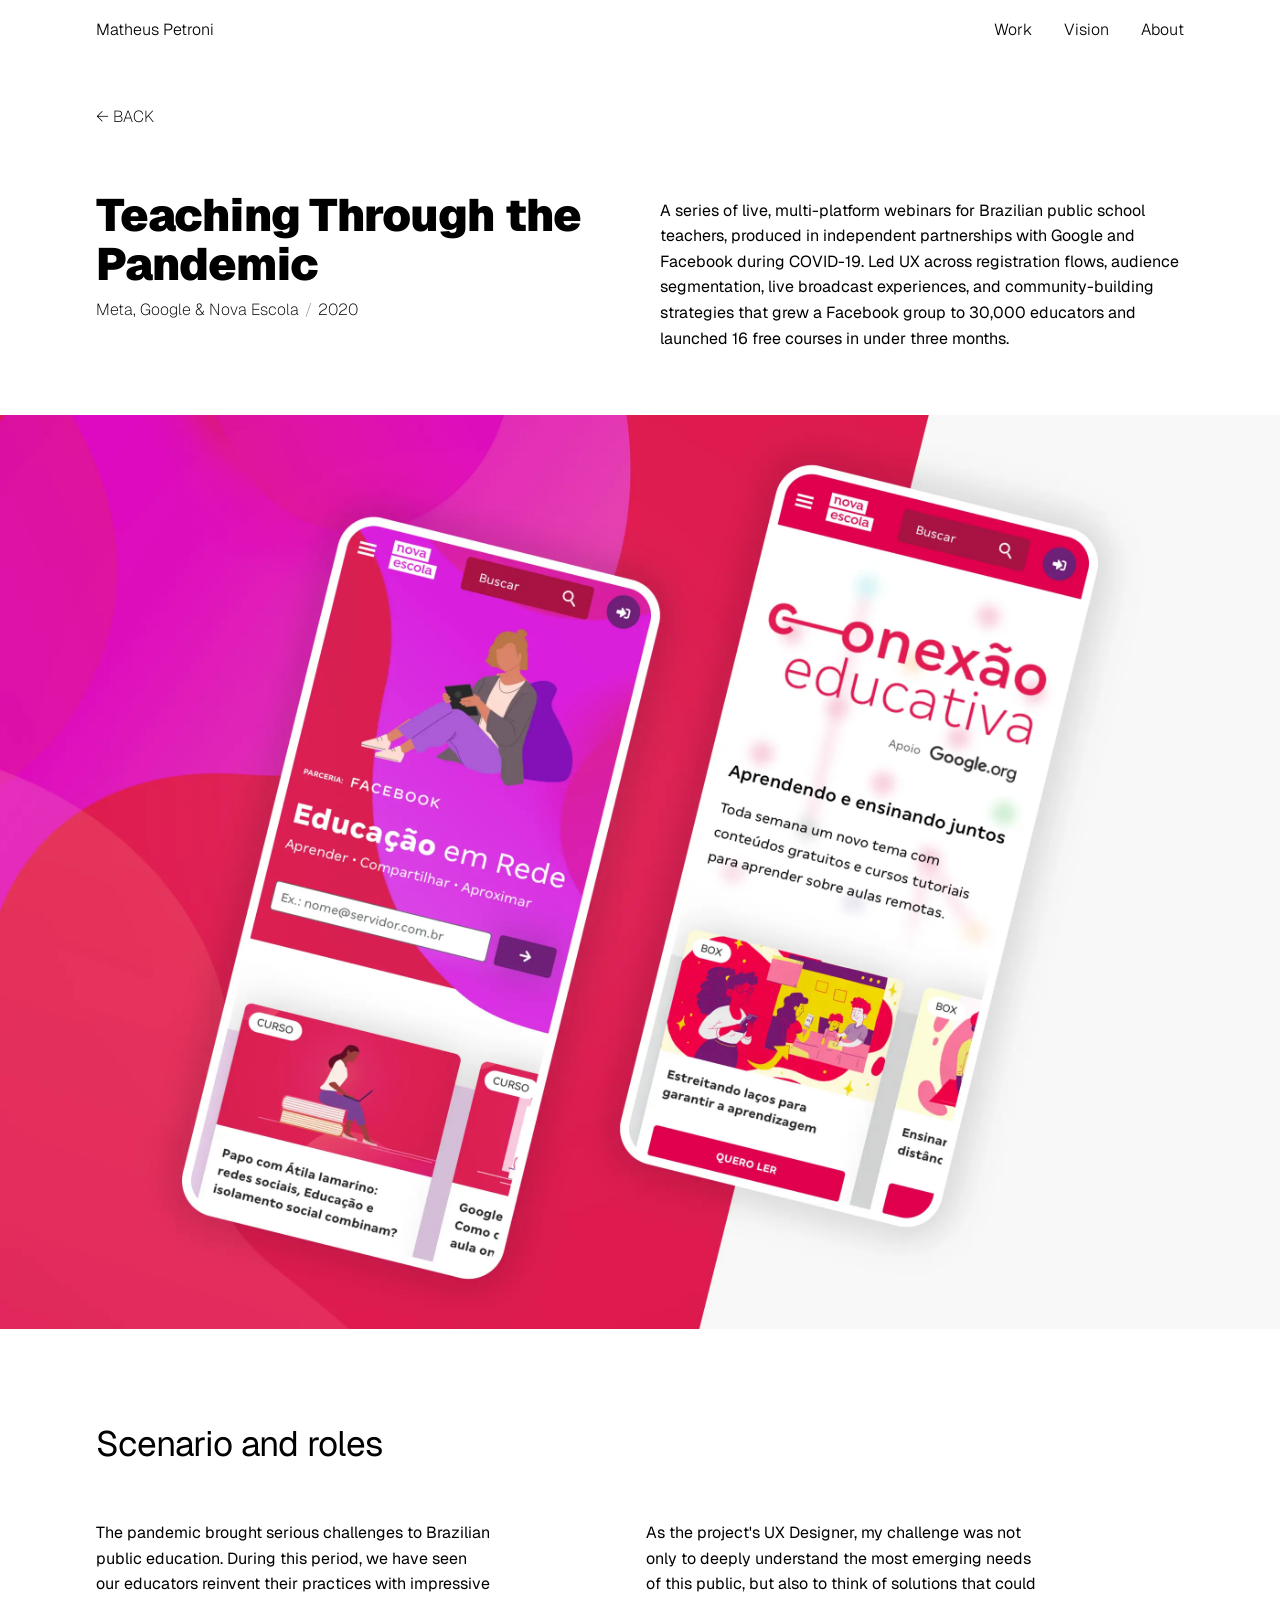
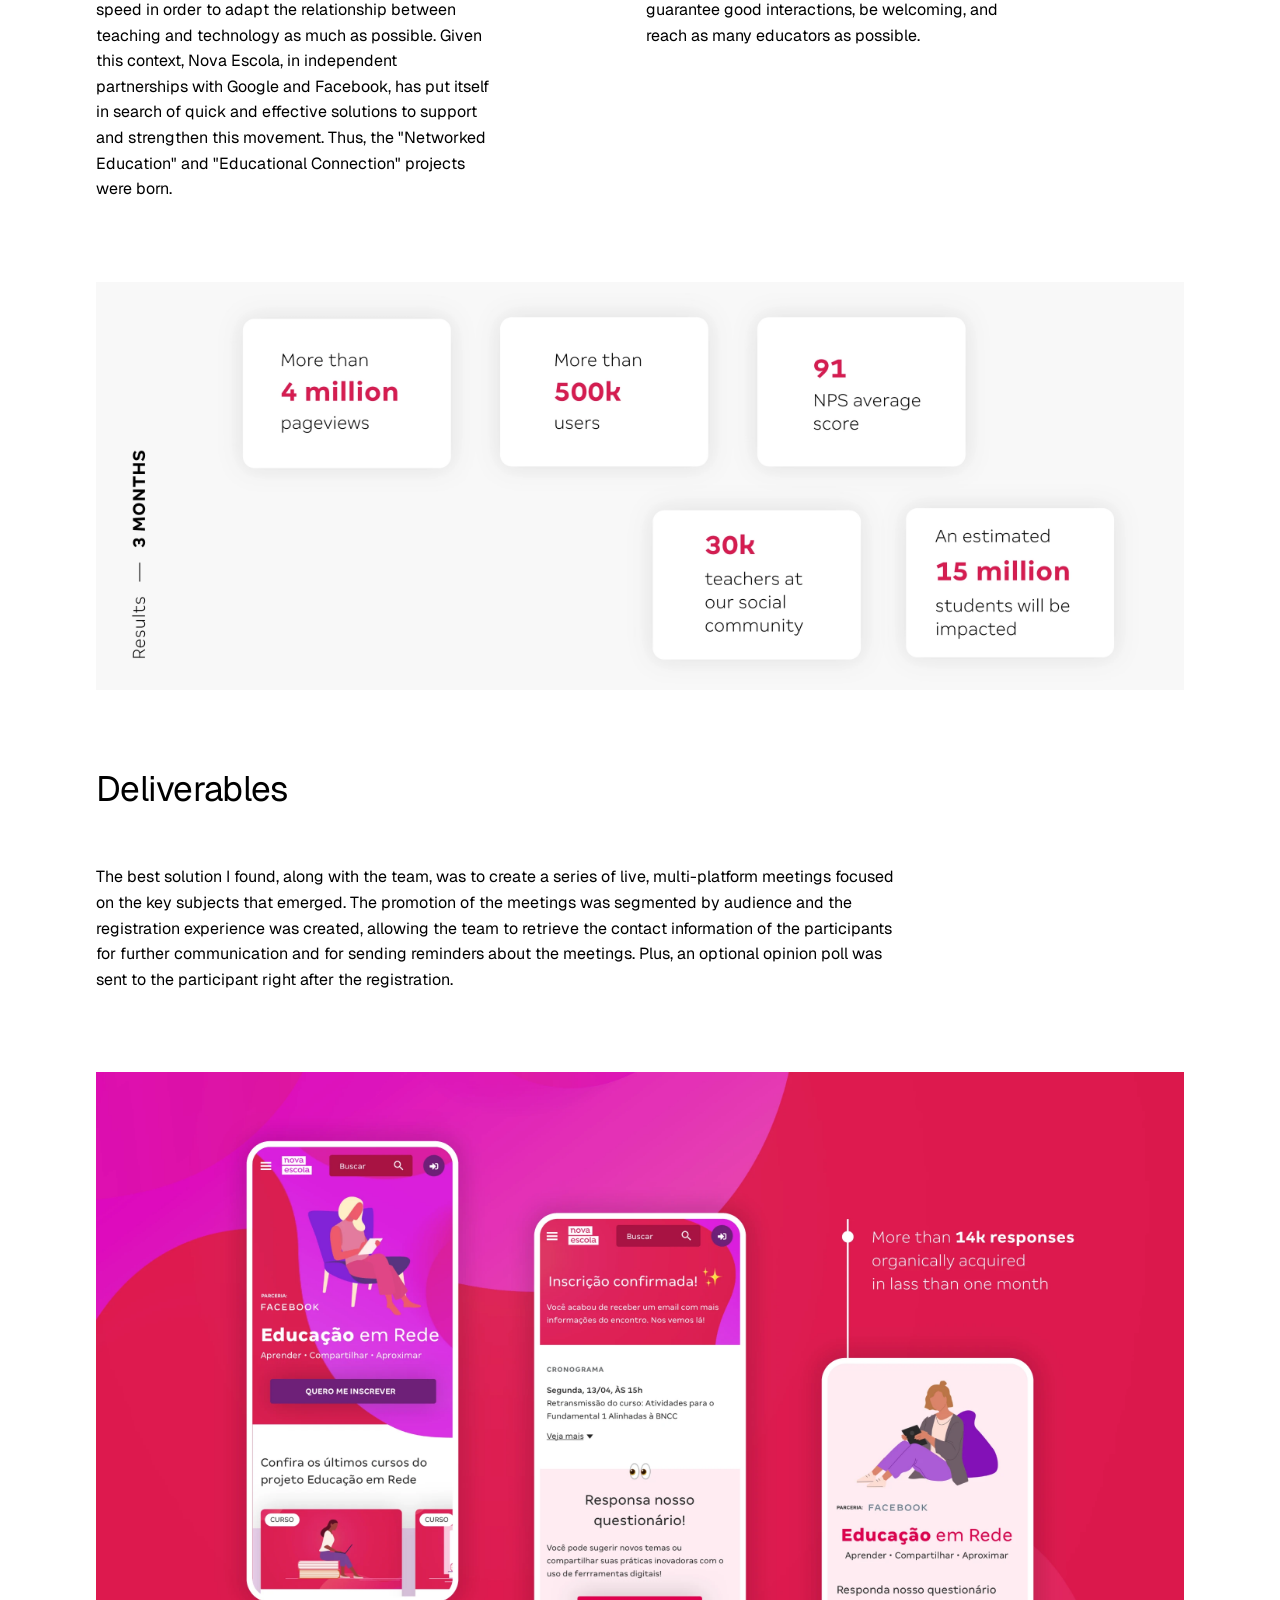
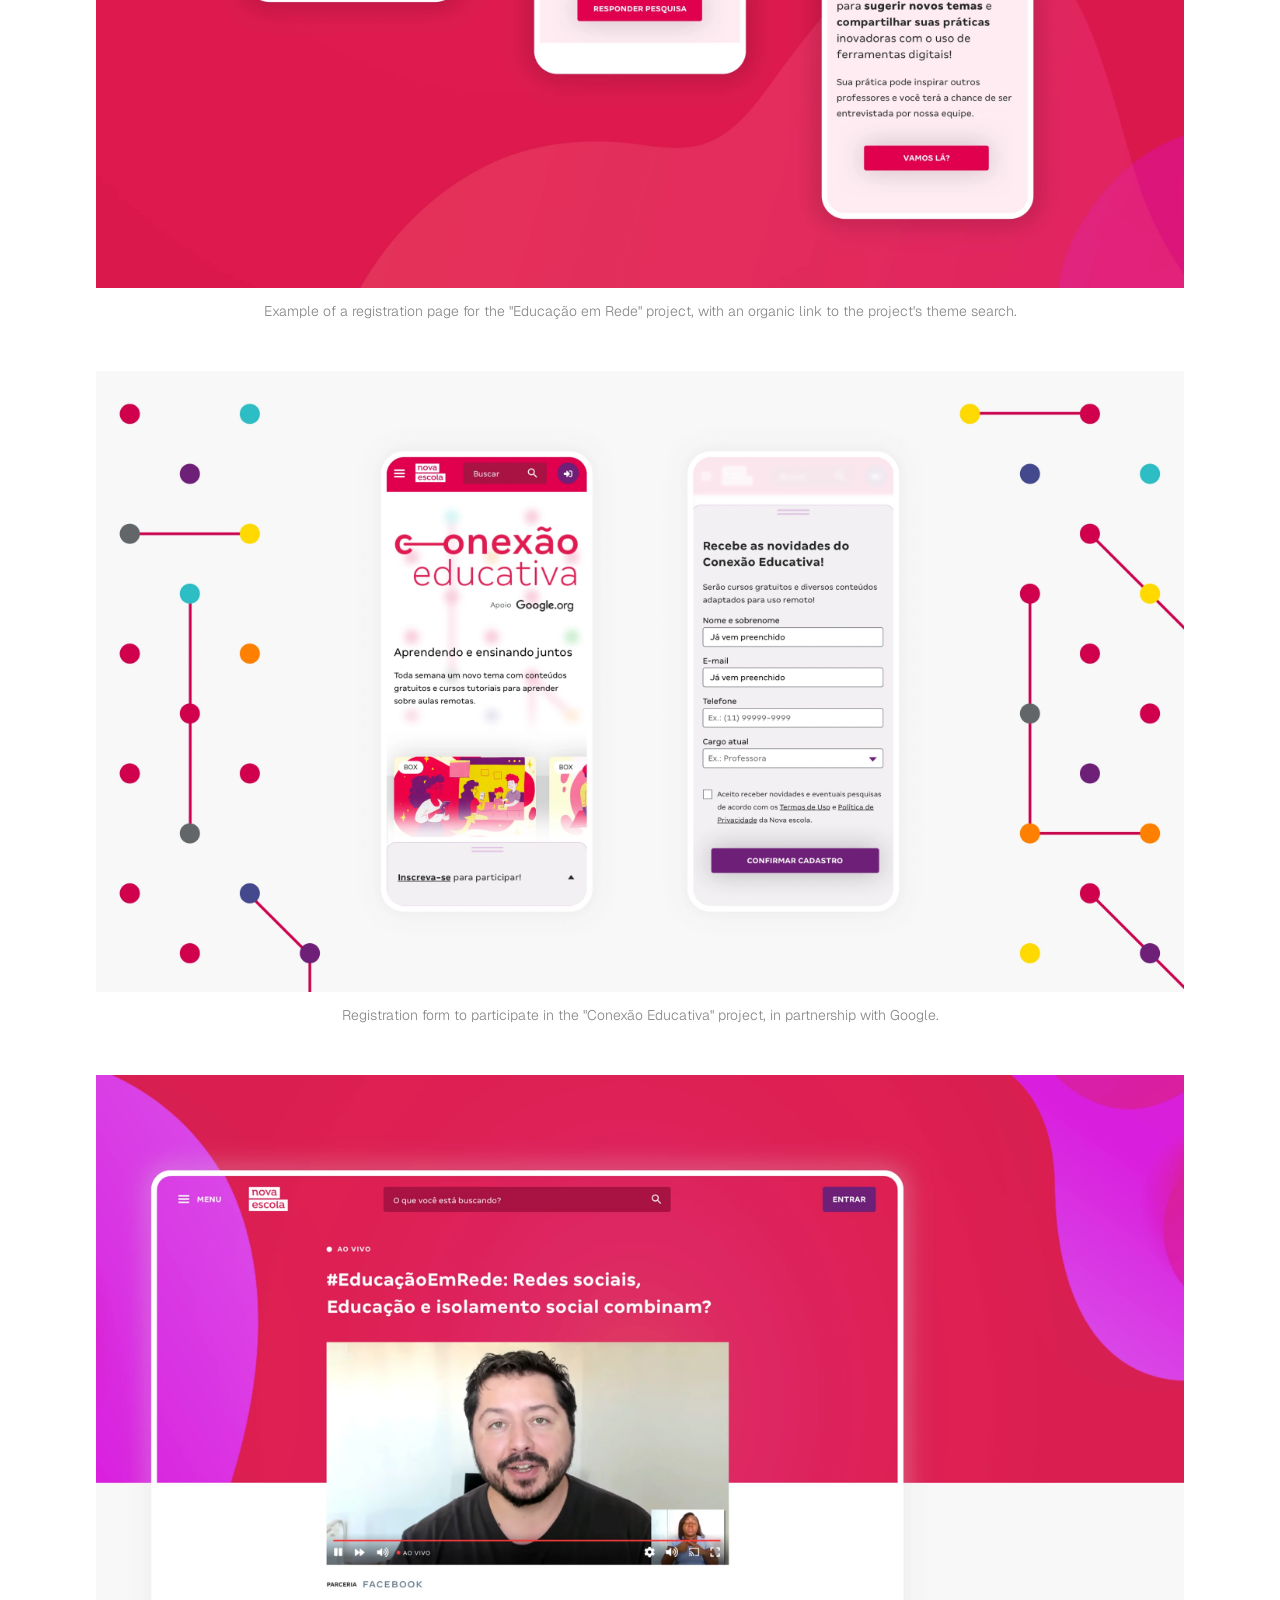
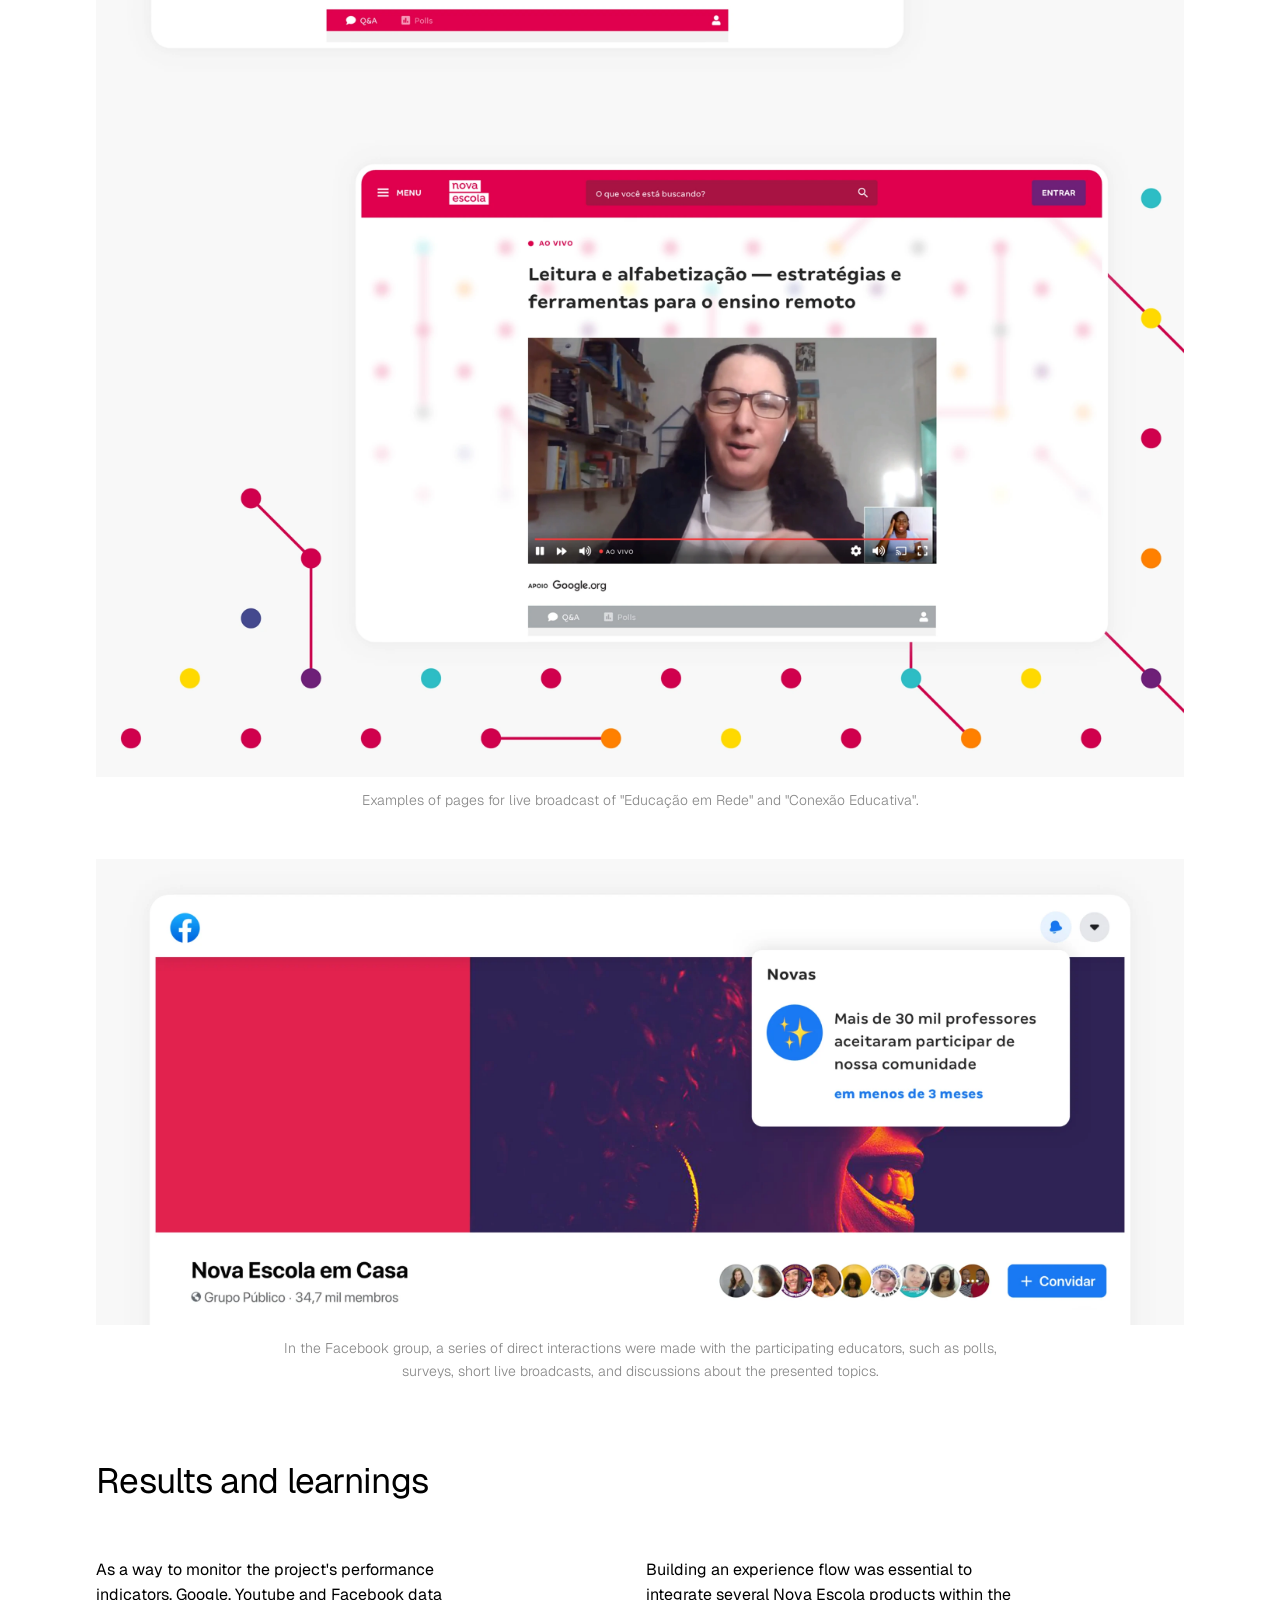
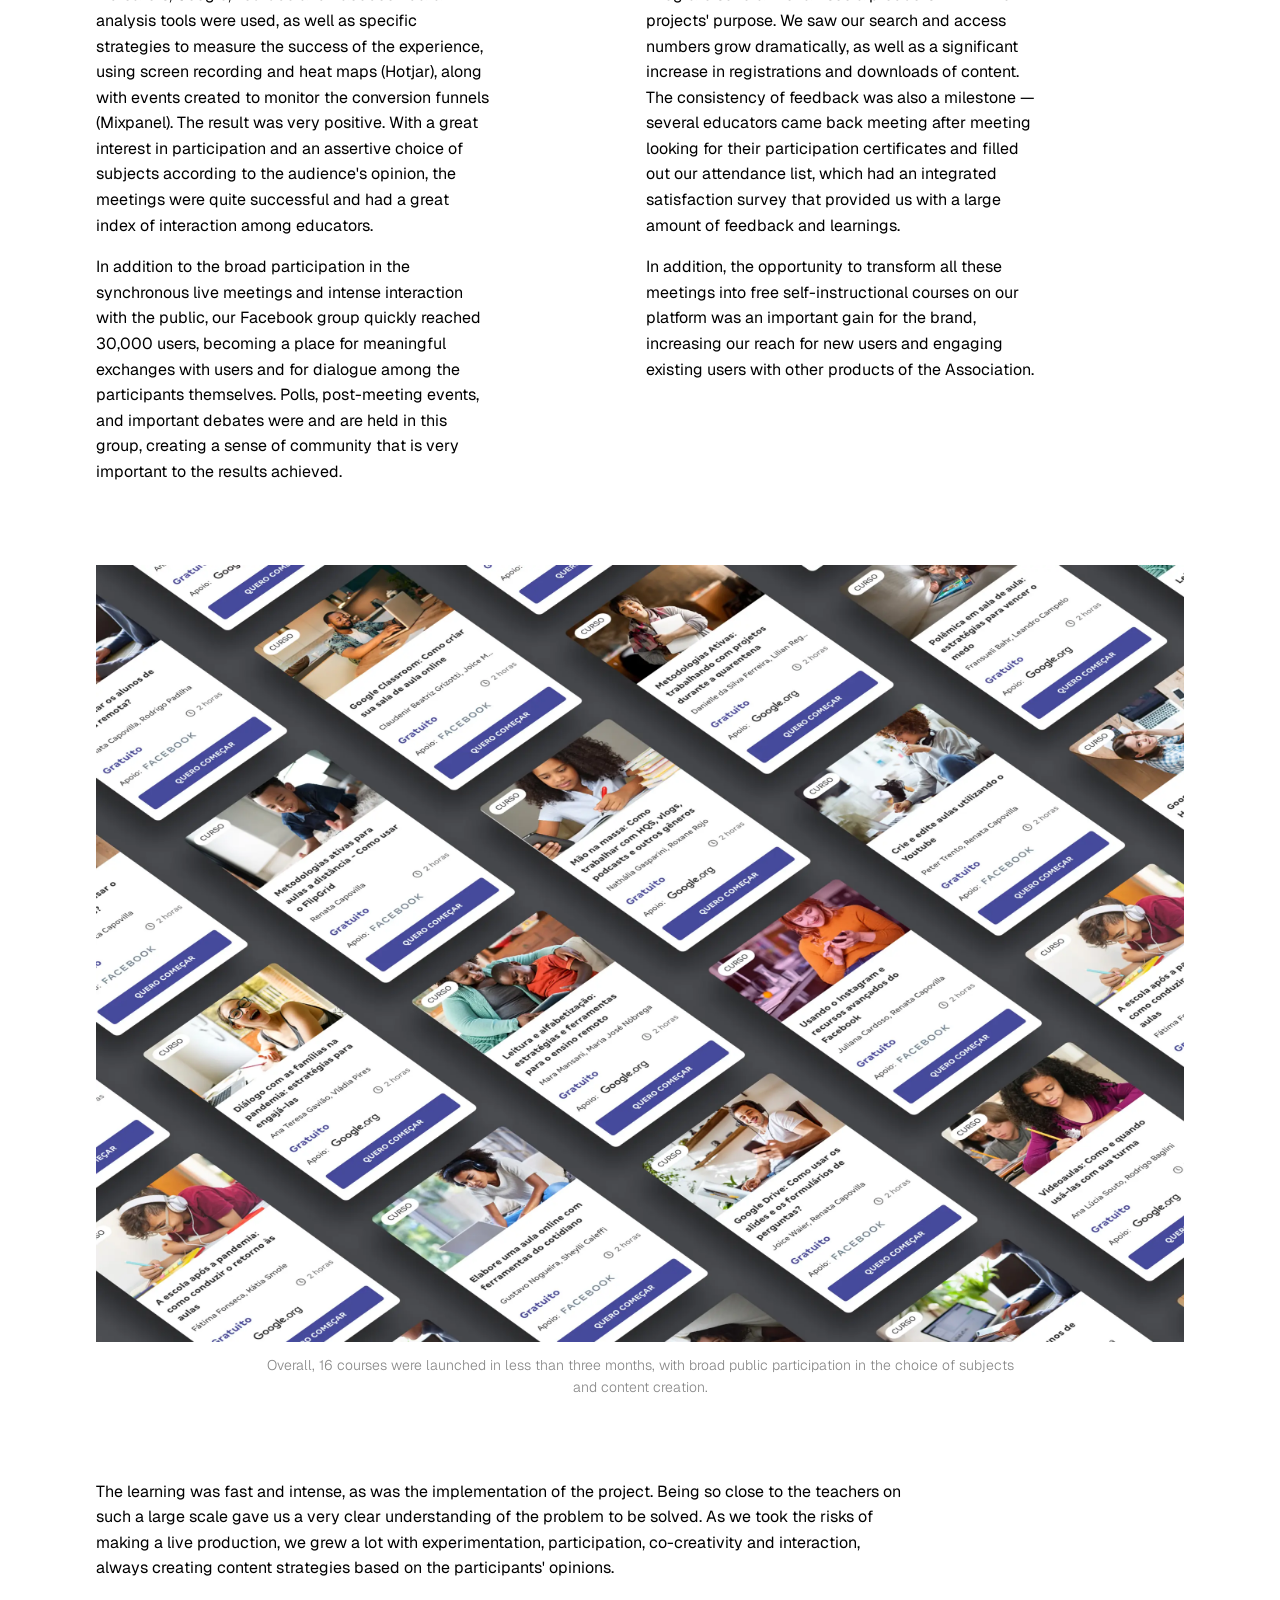
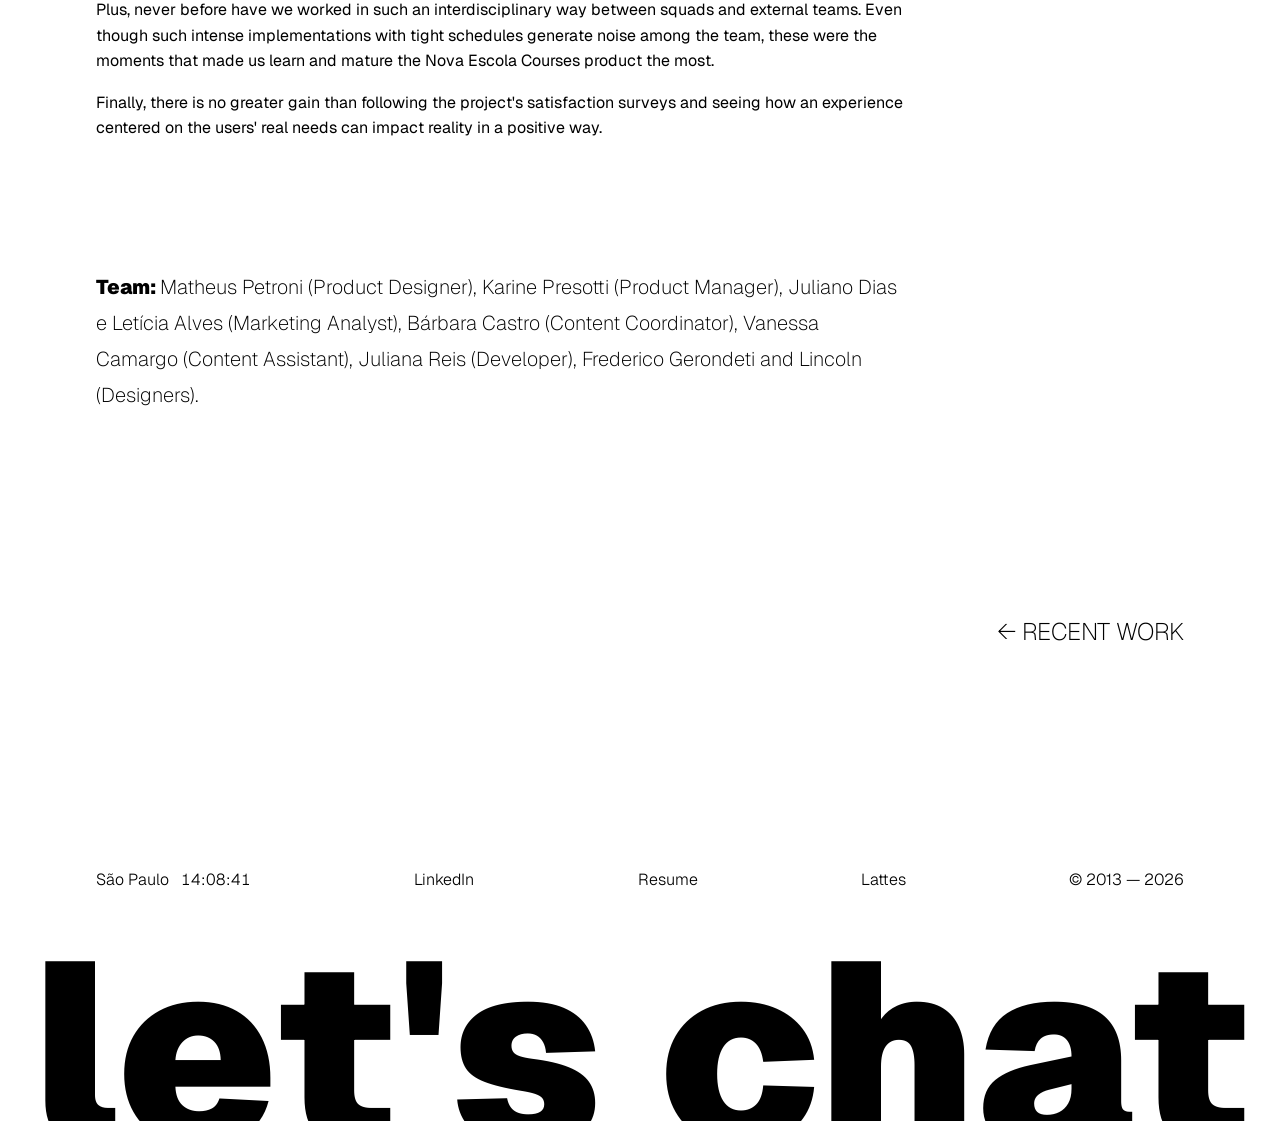
<file: case-study-teaching-pandemic.html>
<!DOCTYPE html>
<html lang="en">
<head>
  <meta charset="UTF-8">
  <meta name="viewport" content="width=device-width, initial-scale=1.0">
  <meta name="description" content="Teaching Through the Pandemic — A case study by Matheus Petroni on designing live webinar experiences for Brazilian public school teachers during COVID-19.">
  <title>Teaching Through the Pandemic — Matheus Petroni</title>

  <link rel="preconnect" href="https://fonts.googleapis.com">
  <link rel="preconnect" href="https://fonts.gstatic.com" crossorigin>
  <link href="https://fonts.googleapis.com/css2?family=Geist:wght@100..900&display=swap" rel="stylesheet">

  <meta property="og:title" content="Teaching Through the Pandemic — Matheus Petroni">
  <meta property="og:description" content="Designed live multi-platform webinars for Brazilian public school teachers with Meta and Google during COVID-19 — growing a community of 30,000+ educators.">
  <meta property="og:image" content="https://mthpetroni.com/assets/images/og-teaching-pandemic.jpg">
  <meta property="og:url" content="https://mthpetroni.com/case-study-teaching-pandemic.html">
  <meta property="og:type" content="website">
  <meta property="og:image:width" content="1200">
  <meta property="og:image:height" content="630">
  <meta property="og:image:type" content="image/jpeg">

  <link rel="icon" type="image/svg+xml" href="assets/icons/asterisk.svg">
  <link rel="stylesheet" href="css/styles.css">
</head>
<body>

  <!-- Skip to content -->
  <a class="skip-link" href="#main-content">Skip to content</a>

  <!-- ======================================================================
       APPBAR
       ====================================================================== -->
  <header class="appbar" role="banner">
    <div class="appbar-inner">
      <a href="index.html" class="appbar-logo" aria-label="Matheus Petroni — home">Matheus Petroni</a>

      <nav class="appbar-nav" aria-label="Main navigation">
        <a href="index.html#work"   class="nav-link">Work</a>
        <a href="index.html#vision" class="nav-link">Vision</a>
        <a href="index.html#about"  class="nav-link">About</a>
      </nav>

      <button
        class="hamburger"
        aria-label="Open navigation menu"
        aria-expanded="false"
        aria-controls="mobile-drawer"
      >
        <span class="hamburger-line"></span>
        <span class="hamburger-line"></span>
        <span class="hamburger-line"></span>
      </button>
    </div>
  </header>

  <!-- ======================================================================
       MOBILE DRAWER
       ====================================================================== -->
  <div class="mobile-drawer" id="mobile-drawer" aria-hidden="true" inert>
    <div class="drawer-overlay" role="presentation"></div>
    <nav class="drawer-panel" aria-label="Mobile navigation">
      <button class="drawer-close" aria-label="Close navigation menu">✕</button>
      <a href="index.html#work"   class="drawer-link">Work</a>
      <a href="index.html#vision" class="drawer-link">Vision</a>
      <a href="index.html#about"  class="drawer-link">About</a>
    </nav>
  </div>

  <!-- ======================================================================
       MAIN
       ====================================================================== -->
  <main id="main-content">

    <!-- ====================================================================
         CASE STUDY HEADER
         ==================================================================== -->
    <section class="cs-header" aria-label="Case study overview">
      <div class="cs-header-inner">

        <a href="previous-works.html" class="back-link" aria-label="Back to previous works">← BACK</a>

        <div class="cs-header-content">
          <div class="cs-header-left">
            <h1 class="cs-title">Teaching Through the Pandemic</h1>
            <div class="cs-meta">
              <span class="cs-company">Meta, Google &amp; Nova Escola</span>
              <span class="cs-meta-separator">/</span>
              <span class="cs-year">2020</span>
            </div>
          </div>
          <div class="cs-header-right">
            <p class="cs-intro">A series of live, multi-platform webinars for Brazilian public school teachers, produced in independent partnerships with Google and Facebook during COVID-19. Led UX across registration flows, audience segmentation, live broadcast experiences, and community-building strategies that grew a Facebook group to 30,000 educators and launched 16 free courses in under three months.</p>
          </div>
        </div>

      </div>
    </section>

    <!-- Hero image -->
    <div class="cs-hero-image">
      <img
        src="data:image/svg+xml,%3Csvg xmlns=%27http://www.w3.org/2000/svg%27/%3E"
        data-src="assets/images/teaching-pandemic-hero.webp"
        alt="Teaching Through the Pandemic — project overview"
        width="1440"
        height="810"
        loading="lazy"
        style="background: #000000; width: 100%;"
        class="lazy"
      >
    </div>

    <!-- ====================================================================
         SCENARIO AND ROLES
         ==================================================================== -->
    <section class="cs-section" aria-label="Scenario and roles">
      <div class="cs-section-inner">
        <div>
          <h2 class="cs-section-title">Scenario and roles</h2>
          <div class="cs-section-body">
            <div>
              <p>The pandemic brought serious challenges to Brazilian public education. During this period, we have seen our educators reinvent their practices with impressive speed in order to adapt the relationship between teaching and technology as much as possible. Given this context, Nova Escola, in independent partnerships with Google and Facebook, has put itself in search of quick and effective solutions to support and strengthen this movement. Thus, the "Networked Education" and "Educational Connection" projects were born.</p>
            </div>
            <div>
              <p>As the project's UX Designer, my challenge was not only to deeply understand the most emerging needs of this public, but also to think of solutions that could guarantee good interactions, be welcoming, and reach as many educators as possible.</p>
            </div>
          </div>
        </div>
      </div>
    </section>

    <div class="cs-image-block">
      <img
        src="data:image/svg+xml,%3Csvg xmlns=%27http://www.w3.org/2000/svg%27/%3E"
        data-src="assets/images/teaching-pandemic-scenario-1.webp"
        alt="Teaching Through the Pandemic — project context"
        width="1248"
        height="702"
        loading="lazy"
        style="background: #000000;"
        class="lazy"
      >
    </div>

    <!-- ====================================================================
         DELIVERABLES
         ==================================================================== -->
    <section class="cs-section" aria-label="Deliverables">
      <div class="cs-section-inner">
        <div>
          <h2 class="cs-section-title">Deliverables</h2>
          <div class="cs-section-body deliverables">
            <div>
              <p>The best solution I found, along with the team, was to create a series of live, multi-platform meetings focused on the key subjects that emerged. The promotion of the meetings was segmented by audience and the registration experience was created, allowing the team to retrieve the contact information of the participants for further communication and for sending reminders about the meetings. Plus, an optional opinion poll was sent to the participant right after the registration.</p>
            </div>
          </div>
        </div>
      </div>
    </section>

    <div class="cs-image-block">
      <img
        src="data:image/svg+xml,%3Csvg xmlns=%27http://www.w3.org/2000/svg%27/%3E"
        data-src="assets/images/teaching-pandemic-deliverables-1.webp"
        alt="Registration page for Educação em Rede"
        width="1248"
        height="702"
        loading="lazy"
        style="background: #000000;"
        class="lazy"
      >
      <p class="cs-image-caption">Example of a registration page for the "Educação em Rede" project, with an organic link to the project's theme search.</p>
    </div>

    <div class="cs-image-block" style="padding-top: 16px;">
      <img
        src="data:image/svg+xml,%3Csvg xmlns=%27http://www.w3.org/2000/svg%27/%3E"
        data-src="assets/images/teaching-pandemic-deliverables-2.webp"
        alt="Registration form for Conexão Educativa in partnership with Google"
        width="1248"
        height="702"
        loading="lazy"
        style="background: #000000;"
        class="lazy"
      >
      <p class="cs-image-caption">Registration form to participate in the "Conexão Educativa" project, in partnership with Google.</p>
    </div>

    <div class="cs-image-block" style="padding-top: 16px;">
      <img
        src="data:image/svg+xml,%3Csvg xmlns=%27http://www.w3.org/2000/svg%27/%3E"
        data-src="assets/images/teaching-pandemic-deliverables-3.webp"
        alt="Live broadcast pages for Educação em Rede and Conexão Educativa"
        width="1248"
        height="702"
        loading="lazy"
        style="background: #000000;"
        class="lazy"
      >
      <p class="cs-image-caption">Examples of pages for live broadcast of "Educação em Rede" and "Conexão Educativa".</p>
    </div>

    <div class="cs-image-block" style="padding-top: 16px;">
      <img
        src="data:image/svg+xml,%3Csvg xmlns=%27http://www.w3.org/2000/svg%27/%3E"
        data-src="assets/images/teaching-pandemic-deliverables-4.webp"
        alt="Facebook group interactions with educators"
        width="1248"
        height="702"
        loading="lazy"
        style="background: #000000;"
        class="lazy"
      >
      <p class="cs-image-caption">In the Facebook group, a series of direct interactions were made with the participating educators, such as polls, surveys, short live broadcasts, and discussions about the presented topics.</p>
    </div>

    <!-- ====================================================================
         RESULTS AND LEARNINGS
         ==================================================================== -->
    <section class="cs-section" aria-label="Results and learnings">
      <div class="cs-section-inner">
        <div>
          <h2 class="cs-section-title">Results and learnings</h2>
          <div class="cs-section-body">
            <div>
              <p>As a way to monitor the project's performance indicators, Google, Youtube and Facebook data analysis tools were used, as well as specific strategies to measure the success of the experience, using screen recording and heat maps (Hotjar), along with events created to monitor the conversion funnels (Mixpanel). The result was very positive. With a great interest in participation and an assertive choice of subjects according to the audience's opinion, the meetings were quite successful and had a great index of interaction among educators.</p>
              <p>In addition to the broad participation in the synchronous live meetings and intense interaction with the public, our Facebook group quickly reached 30,000 users, becoming a place for meaningful exchanges with users and for dialogue among the participants themselves. Polls, post-meeting events, and important debates were and are held in this group, creating a sense of community that is very important to the results achieved.</p>
            </div>
            <div>
              <p>Building an experience flow was essential to integrate several Nova Escola products within the projects' purpose. We saw our search and access numbers grow dramatically, as well as a significant increase in registrations and downloads of content. The consistency of feedback was also a milestone — several educators came back meeting after meeting looking for their participation certificates and filled out our attendance list, which had an integrated satisfaction survey that provided us with a large amount of feedback and learnings.</p>
              <p>In addition, the opportunity to transform all these meetings into free self-instructional courses on our platform was an important gain for the brand, increasing our reach for new users and engaging existing users with other products of the Association.</p>
            </div>
          </div>
        </div>
      </div>
    </section>

    <div class="cs-image-block">
      <img
        src="data:image/svg+xml,%3Csvg xmlns=%27http://www.w3.org/2000/svg%27/%3E"
        data-src="assets/images/teaching-pandemic-results-1.webp"
        alt="16 courses launched in under three months"
        width="1248"
        height="702"
        loading="lazy"
        style="background: #000000;"
        class="lazy"
      >
      <p class="cs-image-caption">Overall, 16 courses were launched in less than three months, with broad public participation in the choice of subjects and content creation.</p>
    </div>

    <!-- Learnings -->
    <section class="cs-section" aria-label="Learnings">
      <div class="cs-section-inner">
        <div>
          <div class="cs-section-body deliverables">
            <div>
              <p>The learning was fast and intense, as was the implementation of the project. Being so close to the teachers on such a large scale gave us a very clear understanding of the problem to be solved. As we took the risks of making a live production, we grew a lot with experimentation, participation, co-creativity and interaction, always creating content strategies based on the participants' opinions.</p>
              <p>Plus, never before have we worked in such an interdisciplinary way between squads and external teams. Even though such intense implementations with tight schedules generate noise among the team, these were the moments that made us learn and mature the Nova Escola Courses product the most.</p>
              <p>Finally, there is no greater gain than following the project's satisfaction surveys and seeing how an experience centered on the users' real needs can impact reality in a positive way.</p>
            </div>
          </div>
        </div>
      </div>
    </section>

    <div class="cs-team-block">
      <p><span class="cs-team-label">Team:</span> <span class="cs-team-list">Matheus Petroni (Product Designer), Karine Presotti (Product Manager), Juliano Dias e Letícia Alves (Marketing Analyst), Bárbara Castro (Content Coordinator), Vanessa Camargo (Content Assistant), Juliana Reis (Developer), Frederico Gerondeti and Lincoln (Designers).</span></p>
    </div>

    <!-- More cases -->
    <div class="more-cases-wrapper">
      <a href="index.html#work" class="more-cases-link">← RECENT WORK</a>
    </div>

  </main>

  <!-- ======================================================================
       FOOTER
       ====================================================================== -->
  <footer class="site-footer" role="contentinfo">

    <div class="footer-bar">
      <div class="footer-bar-inner">
        <div class="footer-location">
          <span>São Paulo</span>
          <time class="live-clock" id="clock-footer" aria-live="polite" aria-atomic="true"></time>
        </div>
        <nav class="footer-nav" aria-label="Footer navigation">
          <a
            href="https://www.linkedin.com/in/matheuspetroni/"
            class="footer-nav-link"
            target="_blank"
            rel="noopener noreferrer"
            aria-label="LinkedIn profile (opens in new tab)"
          >LinkedIn</a>
          <a
            href="assets/docs/resume.pdf"
            class="footer-nav-link"
            target="_blank"
            rel="noopener noreferrer"
            aria-label="Resume PDF (opens in new tab)"
          >Resume</a>
          <a
            href="https://lattes.cnpq.br/6202919776158281"
            class="footer-nav-link"
            target="_blank"
            rel="noopener noreferrer"
            aria-label="Lattes CV (opens in new tab)"
          >Lattes</a>
        </nav>
        <p class="footer-copy">© 2013 — <span class="footer-copy-year">2026</span></p>
      </div>
    </div>

    <div class="letschat-wrapper">
      <a
        href="mailto:contact@mthpetroni.com"
        class="letschat"
        aria-label="Send an email to contact@mthpetroni.com"
      >let's chat</a>
    </div>

  </footer>

  <script src="js/main.js"></script>
</body>
</html>
</file>
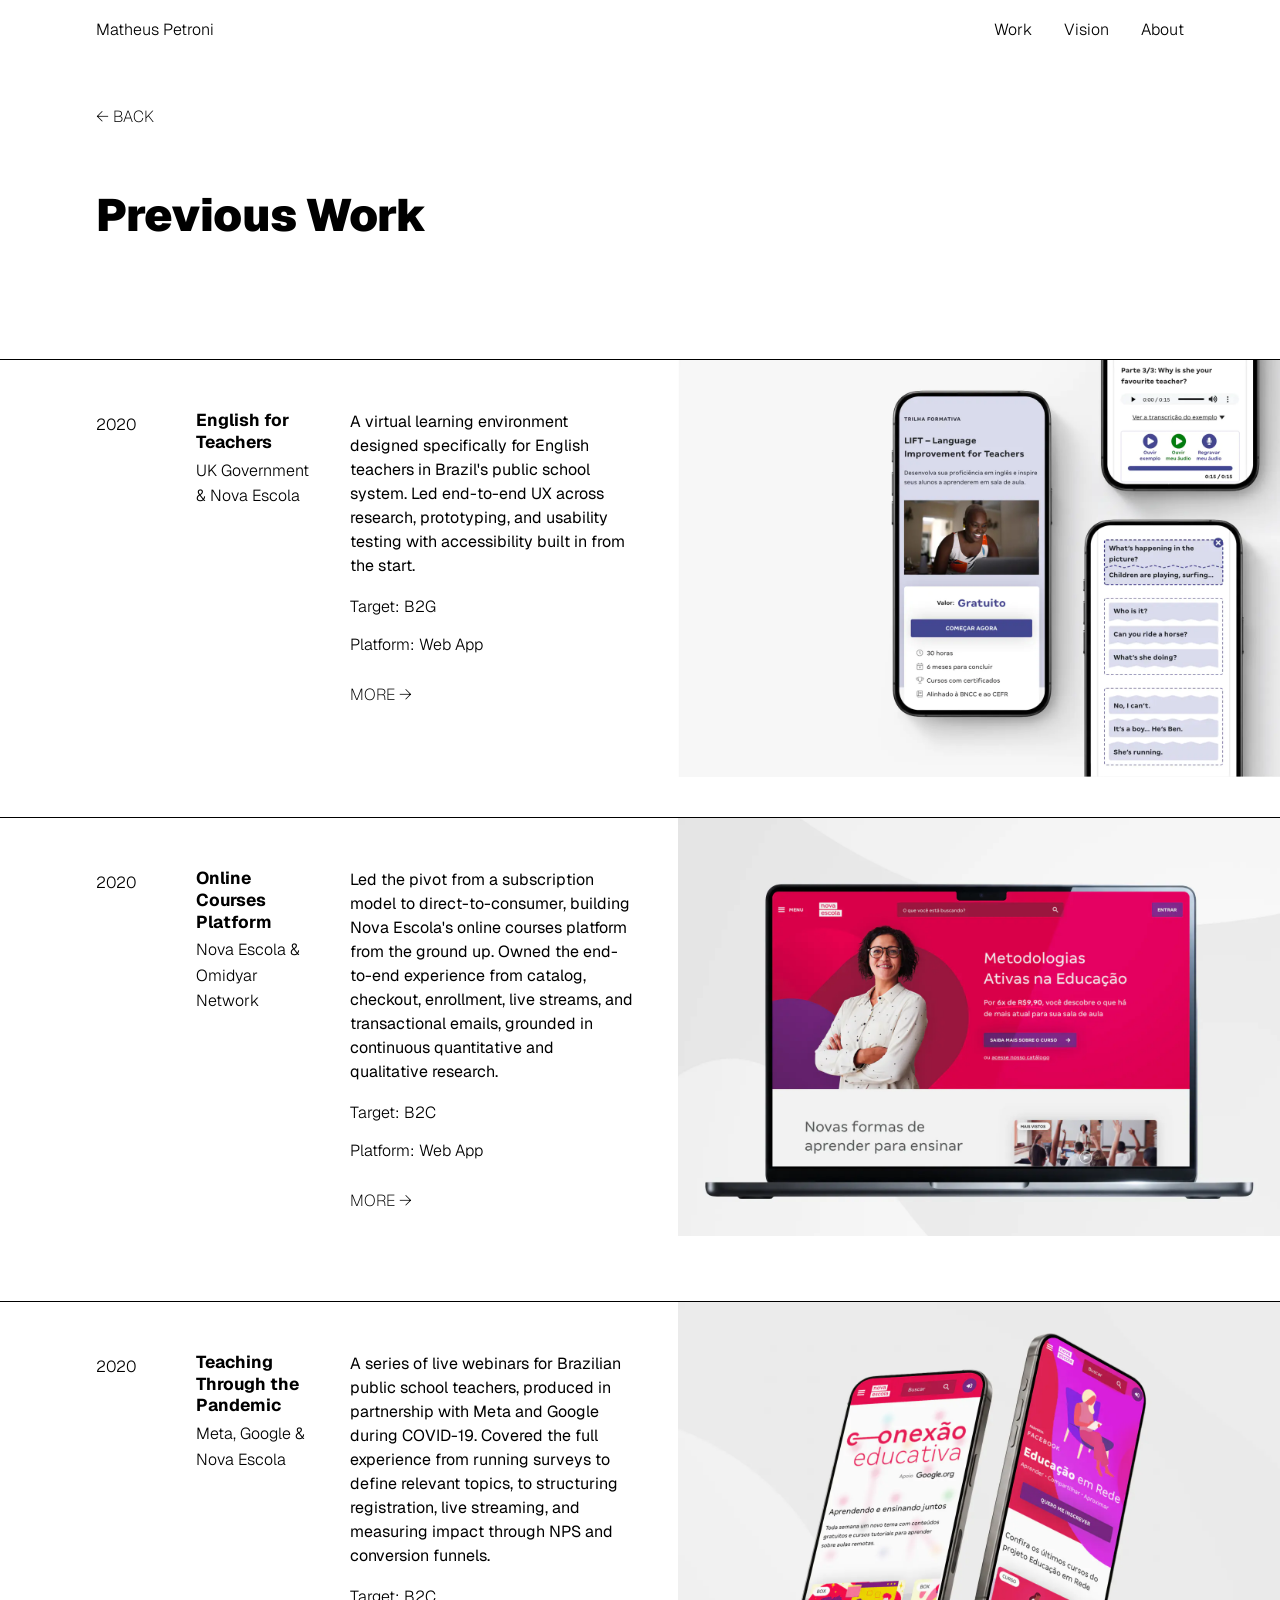
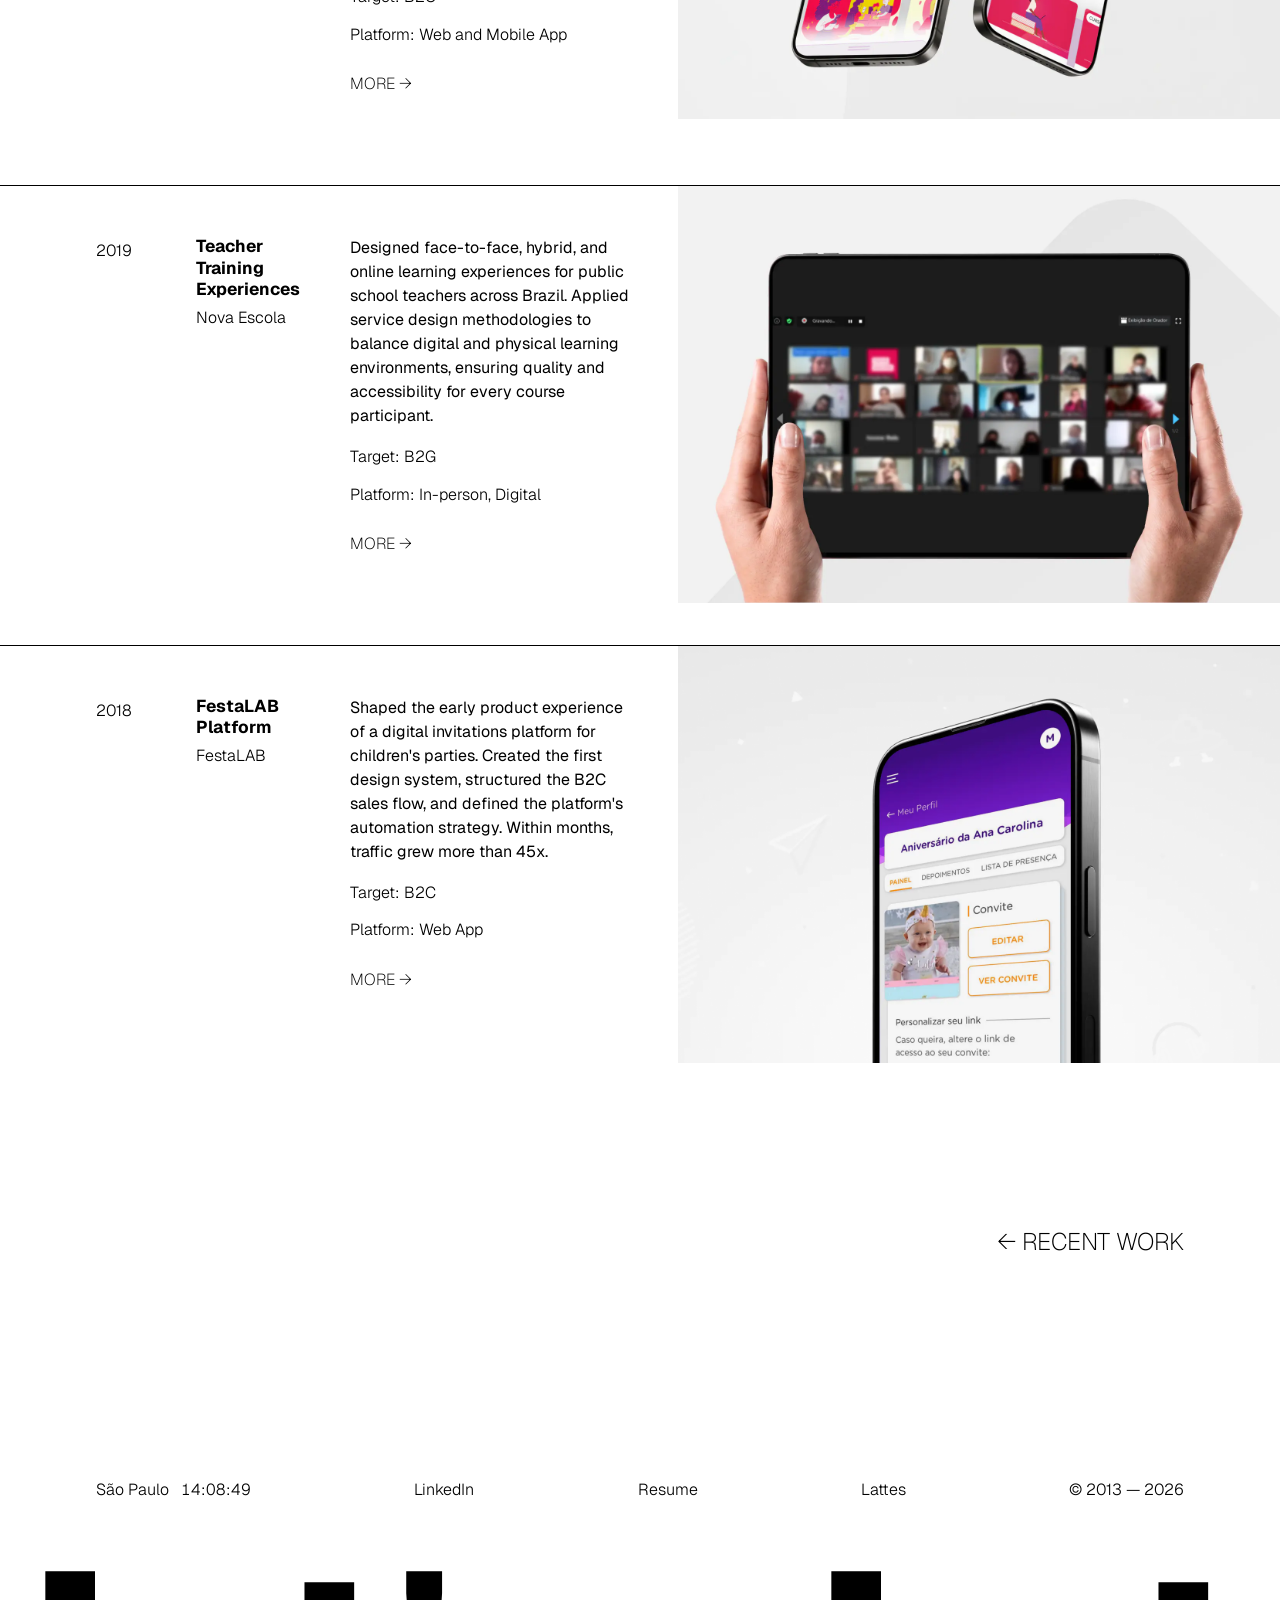
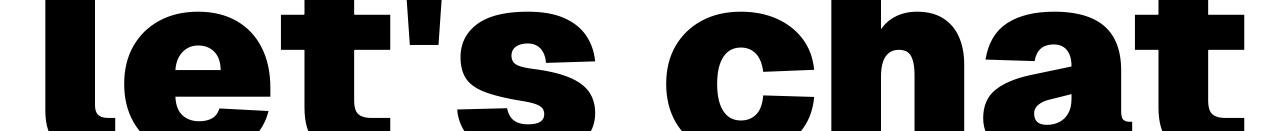
<file: previous-works.html>
<!DOCTYPE html>
<html lang="en">
<head>
  <meta charset="UTF-8">
  <meta name="viewport" content="width=device-width, initial-scale=1.0">
  <meta name="description" content="Previous selected works by Matheus Petroni — ed-tech, platform design, and early-stage startups from 2018 to 2020.">
  <title>Previous Work — Matheus Petroni</title>

  <link rel="preconnect" href="https://fonts.googleapis.com">
  <link rel="preconnect" href="https://fonts.gstatic.com" crossorigin>
  <link href="https://fonts.googleapis.com/css2?family=Geist:wght@100..900&display=swap" rel="stylesheet">

  <meta property="og:title" content="Previous Work — Matheus Petroni">
  <meta property="og:description" content="Previous selected works by Matheus Petroni — ed-tech, platform design, and early-stage startups from 2018 to 2020.">
  <meta property="og:image" content="https://mthpetroni.com/assets/images/og-image.jpg">
  <meta property="og:url" content="https://mthpetroni.com/previous-works.html">
  <meta property="og:type" content="website">
  <meta property="og:image:width" content="1200">
  <meta property="og:image:height" content="630">
  <meta property="og:image:type" content="image/jpeg">

  <link rel="icon" type="image/svg+xml" href="assets/icons/asterisk.svg">
  <link rel="stylesheet" href="css/styles.css">
</head>
<body>

  <!-- Skip to content -->
  <a class="skip-link" href="#main-content">Skip to content</a>

  <!-- ======================================================================
       APPBAR
       ====================================================================== -->
  <header class="appbar" role="banner">
    <div class="appbar-inner">
      <a href="index.html" class="appbar-logo" aria-label="Matheus Petroni — home">Matheus Petroni</a>

      <nav class="appbar-nav" aria-label="Main navigation">
        <a href="index.html#work"   class="nav-link">Work</a>
        <a href="index.html#vision" class="nav-link">Vision</a>
        <a href="index.html#about"  class="nav-link">About</a>
      </nav>

      <button
        class="hamburger"
        aria-label="Open navigation menu"
        aria-expanded="false"
        aria-controls="mobile-drawer"
      >
        <span class="hamburger-line"></span>
        <span class="hamburger-line"></span>
        <span class="hamburger-line"></span>
      </button>
    </div>
  </header>

  <!-- ======================================================================
       MOBILE DRAWER
       ====================================================================== -->
  <div class="mobile-drawer" id="mobile-drawer" aria-hidden="true" inert>
    <div class="drawer-overlay" role="presentation"></div>
    <nav class="drawer-panel" aria-label="Mobile navigation">
      <button class="drawer-close" aria-label="Close navigation menu">✕</button>
      <a href="index.html#work"   class="drawer-link">Work</a>
      <a href="index.html#vision" class="drawer-link">Vision</a>
      <a href="index.html#about"  class="drawer-link">About</a>
    </nav>
  </div>

  <!-- ======================================================================
       MAIN
       ====================================================================== -->
  <main id="main-content">

    <!-- ====================================================================
         PAGE HEADER
         ==================================================================== -->
    <section class="cs-header" style="padding-bottom: 120px;" aria-label="Previous work">
      <div class="cs-header-inner">

        <a href="index.html" class="back-link" aria-label="Back to home">← BACK</a>

        <div class="cs-header-content">
          <div class="cs-header-left">
            <h1 class="cs-title">Previous Work</h1>
          </div>
        </div>

      </div>
    </section>

    <!-- ====================================================================
         PROJECT LIST
         ==================================================================== -->
    <section aria-label="Previous work list">

      <div class="project-divider" role="separator"></div>

      <!-- 1. English for Teachers -->
      <article class="project-card" aria-label="English for Teachers case study">
        <div class="project-info">
          <div class="project-year" aria-label="Year">2020</div>
          <div class="project-title-col">
            <h2 class="project-title"><a href="case-study-english-for-teachers.html">English for Teachers</a></h2>
            <p class="project-company">UK Government &amp; Nova Escola</p>
          </div>
          <div class="project-body-col">
            <p class="project-description">A virtual learning environment designed specifically for English teachers in Brazil's public school system. Led end-to-end UX across research, prototyping, and usability testing with accessibility built in from the start.</p>
            <p class="project-meta">Target: B2G</p>
            <p class="project-meta">Platform: Web App</p>
            <a href="case-study-english-for-teachers.html" class="project-more" aria-label="Read the English for Teachers case study">MORE →</a>
          </div>
        </div>
        <a href="case-study-english-for-teachers.html" class="project-image-wrapper" aria-hidden="true" tabindex="-1">
          <img
            src="data:image/svg+xml,%3Csvg xmlns=%27http://www.w3.org/2000/svg%27/%3E"
            data-src="assets/images/english-for-teachers-card.webp"
            alt=""
            width="780" height="540"
            loading="lazy"
            style="background:#000000; aspect-ratio:780/540; width:100%; height:auto;"
            class="lazy"
          >
          <img
            src="data:image/svg+xml,%3Csvg xmlns=%27http://www.w3.org/2000/svg%27/%3E"
            data-src="assets/images/english-for-teachers-card-hover.webp"
            alt=""
            width="780" height="540"
            loading="lazy"
            class="lazy cover-hover"
          >
        </a>
      </article>

      <div class="project-divider" role="separator"></div>

      <!-- 2. Online Courses Platform -->
      <article class="project-card" aria-label="Online Courses Platform case study">
        <div class="project-info">
          <div class="project-year" aria-label="Year">2020</div>
          <div class="project-title-col">
            <h2 class="project-title"><a href="case-study-online-courses.html">Online Courses Platform</a></h2>
            <p class="project-company">Nova Escola &amp; Omidyar Network</p>
          </div>
          <div class="project-body-col">
            <p class="project-description">Led the pivot from a subscription model to direct-to-consumer, building Nova Escola's online courses platform from the ground up. Owned the end-to-end experience from catalog, checkout, enrollment, live streams, and transactional emails, grounded in continuous quantitative and qualitative research.</p>
            <p class="project-meta">Target: B2C</p>
            <p class="project-meta">Platform: Web App</p>
            <a href="case-study-online-courses.html" class="project-more" aria-label="Read the Online Courses Platform case study">MORE →</a>
          </div>
        </div>
        <a href="case-study-online-courses.html" class="project-image-wrapper" aria-hidden="true" tabindex="-1">
          <img
            src="data:image/svg+xml,%3Csvg xmlns=%27http://www.w3.org/2000/svg%27/%3E"
            data-src="assets/images/online-courses-card.webp"
            alt=""
            width="780" height="540"
            loading="lazy"
            style="background:#000000; aspect-ratio:780/540; width:100%; height:auto;"
            class="lazy"
          >
          <img
            src="data:image/svg+xml,%3Csvg xmlns=%27http://www.w3.org/2000/svg%27/%3E"
            data-src="assets/images/online-courses-card-hover.webp"
            alt=""
            width="780" height="540"
            loading="lazy"
            class="lazy cover-hover"
          >
        </a>
      </article>

      <div class="project-divider" role="separator"></div>

      <!-- 3. Teaching Through the Pandemic -->
      <article class="project-card" aria-label="Teaching Through the Pandemic case study">
        <div class="project-info">
          <div class="project-year" aria-label="Year">2020</div>
          <div class="project-title-col">
            <h2 class="project-title"><a href="case-study-teaching-pandemic.html">Teaching Through the Pandemic</a></h2>
            <p class="project-company">Meta, Google &amp; Nova Escola</p>
          </div>
          <div class="project-body-col">
            <p class="project-description">A series of live webinars for Brazilian public school teachers, produced in partnership with Meta and Google during COVID-19. Covered the full experience from running surveys to define relevant topics, to structuring registration, live streaming, and measuring impact through NPS and conversion funnels.</p>
            <p class="project-meta">Target: B2C</p>
            <p class="project-meta">Platform: Web and Mobile App</p>
            <a href="case-study-teaching-pandemic.html" class="project-more" aria-label="Read the Teaching Through the Pandemic case study">MORE →</a>
          </div>
        </div>
        <a href="case-study-teaching-pandemic.html" class="project-image-wrapper" aria-hidden="true" tabindex="-1">
          <img
            src="data:image/svg+xml,%3Csvg xmlns=%27http://www.w3.org/2000/svg%27/%3E"
            data-src="assets/images/teaching-pandemic-card.webp"
            alt=""
            width="780" height="540"
            loading="lazy"
            style="background:#000000; aspect-ratio:780/540; width:100%; height:auto;"
            class="lazy"
          >
          <img
            src="data:image/svg+xml,%3Csvg xmlns=%27http://www.w3.org/2000/svg%27/%3E"
            data-src="assets/images/teaching-pandemic-card-hover.webp"
            alt=""
            width="780" height="540"
            loading="lazy"
            class="lazy cover-hover"
          >
        </a>
      </article>

      <div class="project-divider" role="separator"></div>

      <!-- 4. Teacher Training Experiences -->
      <article class="project-card" aria-label="Teacher Training Experiences case study">
        <div class="project-info">
          <div class="project-year" aria-label="Year">2019</div>
          <div class="project-title-col">
            <h2 class="project-title"><a href="case-study-teacher-training.html">Teacher Training Experiences</a></h2>
            <p class="project-company">Nova Escola</p>
          </div>
          <div class="project-body-col">
            <p class="project-description">Designed face-to-face, hybrid, and online learning experiences for public school teachers across Brazil. Applied service design methodologies to balance digital and physical learning environments, ensuring quality and accessibility for every course participant.</p>
            <p class="project-meta">Target: B2G</p>
            <p class="project-meta">Platform: In-person, Digital</p>
            <a href="case-study-teacher-training.html" class="project-more" aria-label="Read the Teacher Training Experiences case study">MORE →</a>
          </div>
        </div>
        <a href="case-study-teacher-training.html" class="project-image-wrapper" aria-hidden="true" tabindex="-1">
          <img
            src="data:image/svg+xml,%3Csvg xmlns=%27http://www.w3.org/2000/svg%27/%3E"
            data-src="assets/images/teacher-training-card.webp"
            alt=""
            width="780" height="540"
            loading="lazy"
            style="background:#000000; aspect-ratio:780/540; width:100%; height:auto;"
            class="lazy"
          >
          <img
            src="data:image/svg+xml,%3Csvg xmlns=%27http://www.w3.org/2000/svg%27/%3E"
            data-src="assets/images/teacher-training-card-hover.webp"
            alt=""
            width="780" height="540"
            loading="lazy"
            class="lazy cover-hover"
          >
        </a>
      </article>

      <div class="project-divider" role="separator"></div>

      <!-- 5. FestaLAB -->
      <article class="project-card" aria-label="FestaLAB case study">
        <div class="project-info">
          <div class="project-year" aria-label="Year">2018</div>
          <div class="project-title-col">
            <h2 class="project-title"><a href="case-study-festalab.html">FestaLAB Platform</a></h2>
            <p class="project-company">FestaLAB</p>
          </div>
          <div class="project-body-col">
            <p class="project-description">Shaped the early product experience of a digital invitations platform for children's parties. Created the first design system, structured the B2C sales flow, and defined the platform's automation strategy. Within months, traffic grew more than 45x.</p>
            <p class="project-meta">Target: B2C</p>
            <p class="project-meta">Platform: Web App</p>
            <a href="case-study-festalab.html" class="project-more" aria-label="Read the FestaLAB case study">MORE →</a>
          </div>
        </div>
        <a href="case-study-festalab.html" class="project-image-wrapper" aria-hidden="true" tabindex="-1">
          <img
            src="data:image/svg+xml,%3Csvg xmlns=%27http://www.w3.org/2000/svg%27/%3E"
            data-src="assets/images/festalab-card.webp"
            alt=""
            width="780" height="540"
            loading="lazy"
            style="background:#000000; aspect-ratio:780/540; width:100%; height:auto;"
            class="lazy"
          >
          <img
            src="data:image/svg+xml,%3Csvg xmlns=%27http://www.w3.org/2000/svg%27/%3E"
            data-src="assets/images/festalab-card-hover.webp"
            alt=""
            width="780" height="540"
            loading="lazy"
            class="lazy cover-hover"
          >
        </a>
      </article>

    </section>

    <!-- Back to recent work -->
    <div class="more-cases-wrapper">
      <a href="index.html#work" class="more-cases-link">← RECENT WORK</a>
    </div>

  </main>

  <!-- ======================================================================
       FOOTER
       ====================================================================== -->
  <footer class="site-footer" role="contentinfo">

    <div class="footer-bar">
      <div class="footer-bar-inner">
        <div class="footer-location">
          <span>São Paulo</span>
          <time class="live-clock" id="clock-footer" aria-live="polite" aria-atomic="true"></time>
        </div>
        <nav class="footer-nav" aria-label="Footer navigation">
          <a
            href="https://www.linkedin.com/in/matheuspetroni/"
            class="footer-nav-link"
            target="_blank"
            rel="noopener noreferrer"
            aria-label="LinkedIn profile (opens in new tab)"
          >LinkedIn</a>
          <a
            href="assets/docs/resume.pdf"
            class="footer-nav-link"
            target="_blank"
            rel="noopener noreferrer"
            aria-label="Resume PDF (opens in new tab)"
          >Resume</a>
          <a
            href="https://lattes.cnpq.br/6202919776158281"
            class="footer-nav-link"
            target="_blank"
            rel="noopener noreferrer"
            aria-label="Lattes CV (opens in new tab)"
          >Lattes</a>
        </nav>
        <p class="footer-copy">© 2013 — <span class="footer-copy-year">2026</span></p>
      </div>
    </div>

    <div class="letschat-wrapper">
      <a
        href="mailto:contact@mthpetroni.com"
        class="letschat"
        aria-label="Send an email to contact@mthpetroni.com"
      >let's chat</a>
    </div>

  </footer>

  <script src="js/main.js"></script>
</body>
</html>
</file>
<file: css/styles.css>
/* ============================================================================
   STYLES.CSS — Matheus Petroni Portfolio
   ============================================================================ */

/* ----------------------------------------------------------------------------
   1. CUSTOM PROPERTIES
   ---------------------------------------------------------------------------- */
:root {
  --c-bg:     #FFFFFF;
  --c-text:   #000000;
  --c-accent: #FF0000;

  --font: 'Geist', 'Inter', -apple-system, BlinkMacSystemFont, 'Segoe UI', sans-serif;
  --fw-extralight: 200;
  --fw-light:      300;
  --fw-regular:    400;
  --fw-bold:       700;
  --fw-black:      900;

  /* Fluid font sizes */
  --fs-hero:   clamp(32px, 21px + 3vw, 64px);
  --fs-title:  clamp(28px, 21px + 1.9vw, 48px);
  --fs-body:   16px;
  --fs-btn-sm: 16px;

  /* Layout */
  --pad-desktop: 96px;
  --pad-tablet:  40px;
  --pad-mobile:  24px;
  --max-w:       1440px;
  --gutter:      12px;
  --appbar-h:    60px;

  --ease: 0.3s ease;
}

/* ----------------------------------------------------------------------------
   2. RESET & BASE
   ---------------------------------------------------------------------------- */
*, *::before, *::after { box-sizing: border-box; margin: 0; padding: 0; }

::selection { background: #FF0000; color: #000000; }

html {
  scroll-behavior: smooth;
  -webkit-text-size-adjust: 100%;
}

body {
  background: var(--c-bg);
  color: var(--c-text);
  font-family: var(--font);
  font-size: var(--fs-body);
  font-weight: var(--fw-regular);
  line-height: 1.6;
  overflow-x: hidden;
}

img, video { max-width: 100%; height: auto; display: block; }
a { color: inherit; text-decoration: none; }
ul, ol { list-style: none; }
button { cursor: pointer; background: none; border: none; font: inherit; color: inherit; }

/* All headings use regular weight per design */
h1, h2, h3, h4, h5, h6 { font-weight: var(--fw-regular); line-height: 1.15; }

/* ----------------------------------------------------------------------------
   3. ACCESSIBILITY
   ---------------------------------------------------------------------------- */
.skip-link {
  position: absolute;
  top: -100%;
  left: var(--pad-mobile);
  background: var(--c-text);
  color: var(--c-bg);
  padding: 8px 16px;
  z-index: 9999;
  transition: top 0.2s;
}
.skip-link:focus { top: 8px; }

:focus-visible { outline: 2px solid var(--c-accent); outline-offset: 3px; }
:focus:not(:focus-visible) { outline: none; }

/* ----------------------------------------------------------------------------
   4. APPBAR
   ---------------------------------------------------------------------------- */
.appbar {
  position: fixed;
  top: 0; left: 0; right: 0;
  z-index: 100;
  height: var(--appbar-h);
  background: transparent;
  transition: background var(--ease), backdrop-filter var(--ease), -webkit-backdrop-filter var(--ease);
}

.appbar.scrolled {
  background: rgba(255, 255, 255, 0.75);
  backdrop-filter: blur(20px) saturate(1.5);
  -webkit-backdrop-filter: blur(20px) saturate(1.5);
}

.appbar-inner {
  padding-inline: var(--pad-desktop);
  height: 100%;
  display: flex;
  align-items: center;
  justify-content: space-between;
}

.appbar-logo {
  font-weight: var(--fw-light);
  font-size: var(--fs-body);
  white-space: nowrap;
}
.appbar-logo:hover,
.appbar-logo:focus-visible { color: var(--c-accent); font-weight: var(--fw-black); }

.appbar-nav { display: flex; gap: 32px; align-items: center; }

.nav-link {
  font-weight: var(--fw-light);
  font-size: var(--fs-body);
  white-space: nowrap;
}
.nav-link:hover,
.nav-link:focus-visible { color: var(--c-accent); font-weight: var(--fw-black); }

/* Hamburger */
.hamburger {
  display: none;
  flex-direction: column;
  justify-content: space-between;
  width: 18px;
  height: 12px;
  padding: 0;
}
.hamburger-line {
  display: block;
  width: 100%;
  height: 1px;
  background: var(--c-text);
  transition: transform 0.3s, opacity 0.3s, background 0s, height 0s;
}
.hamburger:hover .hamburger-line {
  background: var(--c-accent);
  height: 2px;
}
.hamburger[aria-expanded="true"] .hamburger-line:nth-child(1) { transform: translateY(5.5px) rotate(45deg); }
.hamburger[aria-expanded="true"] .hamburger-line:nth-child(2) { opacity: 0; }
.hamburger[aria-expanded="true"] .hamburger-line:nth-child(3) { transform: translateY(-5.5px) rotate(-45deg); }

/* ----------------------------------------------------------------------------
   5. MOBILE DRAWER
   ---------------------------------------------------------------------------- */
.mobile-drawer {
  position: fixed;
  inset: 0;
  z-index: 200;
  pointer-events: none;
  visibility: hidden;
}
.mobile-drawer.open { pointer-events: all; visibility: visible; }

.drawer-overlay {
  position: absolute;
  inset: 0;
  background: rgba(0, 0, 0, 0);
  transition: background var(--ease);
}
.mobile-drawer.open .drawer-overlay { background: rgba(0, 0, 0, 0.4); }

.drawer-panel {
  position: absolute;
  top: 0; right: 0;
  width: 100%; height: 100%;
  background: var(--c-bg);
  transform: translateX(100%);
  transition: transform var(--ease);
  display: flex;
  flex-direction: column;
  padding: var(--pad-mobile);
  gap: 32px;
}
.mobile-drawer.open .drawer-panel { transform: translateX(0); }

.drawer-close { align-self: flex-end; line-height: 0; color: #000000; }
.drawer-close svg { stroke-width: 1; }
.drawer-close:hover,
.drawer-close:focus-visible { color: #FF0000; }
.drawer-close:hover svg,
.drawer-close:focus-visible svg { stroke-width: 3; }

.drawer-link {
  font-weight: var(--fw-light);
  font-size: clamp(24px, 6vw, 32px);
}
.drawer-link:hover,
.drawer-link:focus-visible { color: var(--c-accent); font-weight: var(--fw-black); }

/* ----------------------------------------------------------------------------
   6. HERO SECTION
   ---------------------------------------------------------------------------- */
.hero {
  height: 100dvh;
  min-height: 600px;
  padding-top: var(--appbar-h);
  display: flex;
  flex-direction: column;
}

.hero-inner {
  flex: 1;
  display: flex;
  flex-direction: column;
  justify-content: space-between;   /* headline top, hero-bottom bottom */
  max-width: var(--max-w);
  width: 100%;
  margin: 0 auto;
  padding-inline: var(--pad-desktop);
  padding-block: 80px 24px;
}

.hero-headline {
  font-size: var(--fs-hero);
  font-weight: var(--fw-regular);
  line-height: 1.1;
  letter-spacing: -0.02em;
  /* 6 out of 8 columns = 75% of content area */
  max-width: 75%;
}

.hero-asterisk { display: inline-block; width: 0.7em; height: 0.7em; vertical-align: middle; margin-bottom: 0.06em; }

.hero-bottom {
  display: flex;
  align-items: center;
  justify-content: space-between;
  padding-block: 16px;
  padding-inline: var(--pad-desktop);
  font-weight: var(--fw-light);
  font-size: var(--fs-body);
  transition: opacity 0.4s ease;
  /* Break out of hero-inner's max-width to span full viewport */
  width: 100vw;
  margin-inline: calc(-50vw + 50%);
  box-sizing: border-box;
}

.hero-location { display: flex; align-items: center; gap: 12px; }

.hero-cta {
  font-weight: var(--fw-light);
  font-size: var(--fs-body);
}
.hero-cta:hover,
.hero-cta:focus-visible { color: var(--c-accent); font-weight: var(--fw-black); }

/* ----------------------------------------------------------------------------
   7. PROJECTS SECTION
   ---------------------------------------------------------------------------- */

/* Full-viewport-width divider between cards */
.project-divider {
  width: 100%;
  height: 1px;
  background: var(--c-text);
}

.project-card {
  display: grid;
  grid-template-columns: 52% 1fr;
  gap: var(--gutter);
  max-width: var(--max-w);
  margin: 0 auto;
  padding-inline: 0;           /* no side padding — info div carries it */
  padding-bottom: 40px;
}

/* 4-column project info: [year 1col] [title+co 1col] [desc+meta+more 2col] */
.project-info {
  display: grid;
  grid-template-columns: 88px 1fr 2fr;
  gap: var(--gutter);
  padding-block: 48px;
  padding-left: var(--pad-desktop);
  padding-right: 32px;
}

.project-year {
  font-weight: var(--fw-light);
  font-size: var(--fs-body);
  padding-top: 4px;
}

/* Title + company — column 2 */
.project-title-col {
  display: flex;
  flex-direction: column;
  gap: 4px;
  padding-top: 2px;
  padding-right: 24px;
}

.project-title {
  font-size: clamp(15px, 1.35vw, 18px);
  font-weight: var(--fw-bold);
  line-height: 1.25;
}

.project-company {
  font-weight: var(--fw-light);
  font-size: var(--fs-body);
}

/* Description + meta + more — column 3 (2fr) */
.project-body-col {
  display: flex;
  flex-direction: column;
  gap: 12px;
  padding-top: 2px;
}

.project-description {
  font-weight: var(--fw-regular);
  font-size: var(--fs-body);
  line-height: 1.5;
  margin-bottom: 4px;
}

.project-meta {
  font-weight: var(--fw-light);
  font-size: var(--fs-body);
}

.project-more {
  display: inline-block;
  margin-top: 12px;
  font-weight: var(--fw-extralight);
  font-size: var(--fs-btn-sm);
}
.project-more:hover,
.project-more:focus-visible { color: var(--c-accent); font-weight: var(--fw-black); }

.project-title a:hover,
.project-title a:focus-visible { color: var(--c-accent); }

.project-image-wrapper {
  overflow: hidden;
  display: block;
  position: relative;
}
.project-image-wrapper img { width: 100%; height: auto; display: block; }
.project-image-wrapper .cover-hover {
  position: absolute;
  inset: 0;
  width: 100%;
  height: 100%;
  object-fit: cover;
  opacity: 0;
  transition: none;
}
img.lazy.loaded.cover-hover { opacity: 0; }
.project-image-wrapper:hover img.lazy.loaded.cover-hover,
.project-card:has(.project-title a:hover) img.lazy.loaded.cover-hover,
.project-card:has(.project-more:hover) img.lazy.loaded.cover-hover { opacity: 1; }

/* Full-width card variant — no image column */
.project-card--full {
  grid-template-columns: 1fr;
}
.project-card--full .project-info {
  padding-right: var(--pad-desktop);
}

/* Coming soon — bordered top, bigger vertical padding */
.projects-coming-soon {
  max-width: var(--max-w);
  margin: 0 auto;
  padding-inline: var(--pad-desktop);
  padding-block: 128px 140px;
}
.projects-coming-soon p {
  font-size: var(--fs-title);
  font-weight: var(--fw-regular);
  line-height: 1.15;
}
.projects-coming-soon .more-cases-link { margin-top: 56px; display: inline-block; }

/* ----------------------------------------------------------------------------
   8. VISION SECTION (ACCORDIONS)
   ---------------------------------------------------------------------------- */
.vision {
  background: var(--c-text);
  color: var(--c-bg);
}

.vision-inner {
  max-width: var(--max-w);
  margin: 0 auto;
  padding-inline: var(--pad-desktop);
}

.accordion { position: relative; }
.accordion::before {
  content: '';
  position: absolute;
  top: 0; left: 50%;
  transform: translateX(-50%);
  width: 100vw;
  height: 1px;
  background: var(--c-bg);
}
.accordion:last-child::after {
  content: '';
  position: absolute;
  bottom: 0; left: 50%;
  transform: translateX(-50%);
  width: 100vw;
  height: 1px;
  background: var(--c-bg);
}

.accordion-trigger {
  width: 100%;
  display: flex;
  align-items: center;
  justify-content: space-between;
  padding-block: 48px;
  text-align: left;
  gap: 24px;
}

.accordion-title { font-weight: var(--fw-extralight); font-size: var(--fs-body); }

.accordion-icon { font-size: 20px; flex-shrink: 0; font-weight: var(--fw-extralight); }

/* Grid-rows animation trick for accordion */
.accordion-body {
  display: grid;
  grid-template-rows: 0fr;
  overflow: hidden;
  transition: grid-template-rows 0.4s ease;
}
.accordion--open .accordion-body { grid-template-rows: 1fr; }
.accordion--open .accordion-title { font-weight: var(--fw-black); }

.accordion-content {
  overflow: hidden;
  min-height: 0;
  display: grid;
  grid-template-columns: 88px 14% 1fr;
  gap: var(--gutter);
}
.accordion--open .accordion-content { padding-bottom: 80px; }

.accordion-content > * { grid-column: 3; }

.accordion-content p {
  font-weight: var(--fw-regular);
  font-size: var(--fs-body);
  line-height: 1.6;
  max-width: 65ch;
}
.accordion-content p + p { margin-top: 16px; }

/* ----------------------------------------------------------------------------
   9. ABOUT / BIO SECTION
   ---------------------------------------------------------------------------- */
.about { padding-top: 120px; }

.about-inner {
  max-width: var(--max-w);
  margin: 0 auto;
  padding-inline: var(--pad-desktop);
}

/* Bio row — no bottom border */
.bio-section {
  display: grid;
  grid-template-columns: 3fr 2fr 3fr;
  column-gap: var(--gutter);
  padding-bottom: 96px;
}

.bio-name {
  grid-column: span 2;
  font-size: clamp(32px, 3.5vw, 48px);
  font-weight: var(--fw-regular);
  line-height: 1.1;
  letter-spacing: -0.02em;
}

.bio-text { grid-column: 3; display: flex; flex-direction: column; gap: 20px; padding-top: 8px; }
.bio-text p { font-size: var(--fs-body); font-weight: var(--fw-regular); line-height: 1.6; }

.accent { color: var(--c-accent); }
.bio-name .accent { font-weight: var(--fw-black); color: var(--c-accent); }

/* ── Work-section: 3-column desktop grid ──
   Col 1 (3fr): label — spans work entry rows only
   Col 2 (2fr): work-meta titles + extras labels
   Col 3 (3fr): work-content descriptions + extras lists
   Rows: 1=Bitso  2=Olist  3=Publications  4=Speaking
   ─────────────────────────────────────────── */
.work-section {
  display: grid;
  grid-template-columns: 3fr 2fr 3fr;
  column-gap: var(--gutter);
  row-gap: 48px;
  padding-block: 80px;
}

/* Label — spans only the two work-entry rows */
.work-label {
  grid-column: 1;
  grid-row: 1 / 3;
  font-weight: var(--fw-light);
  font-size: var(--fs-body);
  padding-top: 4px;
}

/* Work meta cells */
.work-meta {
  grid-column: 2;
  display: flex;
  flex-direction: column;
  gap: 4px;
  padding-top: 4px;
}

/* Work content cells */
.work-content {
  grid-column: 3;
  display: flex;
  flex-direction: column;
  gap: 12px;
}

/* Extras: display:contents lets label + list become direct grid children */
.extras-column { display: contents; }

/* Explicit row assignments */
.work-meta--1    { grid-row: 1; }
.work-meta--2    { grid-row: 2; }
.work-content--1 { grid-row: 1; }
.work-content--2 { grid-row: 2; }

/* Publications row — extra top padding to separate from work entries */
.extras-col--pubs .extras-label  { grid-column: 2; grid-row: 3; padding-top: 48px; }
.extras-col--pubs .extras-list   { grid-column: 3; grid-row: 3; padding-top: 48px; }
.extras-col--speaking .extras-label { grid-column: 2; grid-row: 4; }
.extras-col--speaking .extras-list  { grid-column: 3; grid-row: 4; }

.work-title  { font-size: var(--fs-body); font-weight: var(--fw-black); }
.work-period { font-size: var(--fs-body); font-weight: var(--fw-light); }

.work-content p { font-size: var(--fs-body); font-weight: var(--fw-regular); line-height: 1.6; }
.work-content p + p { margin-top: 12px; }
.work-company-link { text-decoration: underline; color: inherit; }
.work-company-link:hover { color: #FF0000; }

.work-more {
  display: block;
  margin-top: 36px;
  font-weight: var(--fw-extralight);
  font-size: var(--fs-btn-sm);
  align-self: flex-end;
  text-align: right;
}
.work-more:hover,
.work-more:focus-visible { color: var(--c-accent); font-weight: var(--fw-black); }

.extras-label { font-size: var(--fs-body); font-weight: var(--fw-extralight); margin-bottom: 16px; }
.extras-list { display: flex; flex-direction: column; gap: 16px; }
.extras-list li a { font-size: var(--fs-body); font-weight: var(--fw-regular); }
.link-arrow { font-weight: var(--fw-extralight); margin-right: 4px; }
.extras-list li a:hover,
.extras-list li a:focus-visible { color: var(--c-accent); }

/* ----------------------------------------------------------------------------
   10. FOOTER
   ---------------------------------------------------------------------------- */
.site-footer { /* no top border — footer-bar has its own spacing */ }

/* Footer bar — bigger top padding, no borders */
.footer-bar { padding-top: 96px; padding-bottom: 32px; }

.footer-bar-inner {
  padding-inline: var(--pad-desktop);
  display: flex;
  align-items: center;
  justify-content: space-between;
}

.footer-location {
  display: flex;
  align-items: center;
  gap: 12px;
  font-weight: var(--fw-light);
  font-size: var(--fs-body);
}

.footer-nav { display: contents; }

.footer-nav-link {
  font-weight: var(--fw-light);
  font-size: var(--fs-body);
}
.footer-nav-link:hover,
.footer-nav-link:focus-visible { color: var(--c-accent); font-weight: var(--fw-black); }

.footer-copy { font-weight: var(--fw-light); font-size: var(--fs-body); }

/* ── Let's Chat ──
   Always Geist Black.
   Width slightly overflows viewport; bottom 1/3 of glyph height is clipped.
   At font-size 20vw, cap-height ≈ 14.6vw.  We clip ~1/3 → show ~10vw.
   ──────────────────────────────────────────────────────────────────────── */
.letschat-wrapper {
  overflow: hidden;
  height: 15.3vw;
}

.letschat {
  display: block;
  font-size: 20vw;
  font-weight: var(--fw-black);
  line-height: 1;
  white-space: nowrap;
  text-align: center;
}
.letschat:hover,
.letschat:focus-visible { color: var(--c-accent); }

/* ----------------------------------------------------------------------------
   11. LIVE CLOCK
   ---------------------------------------------------------------------------- */
.live-clock { font-variant-numeric: tabular-nums; font-weight: var(--fw-light); }

/* ----------------------------------------------------------------------------
   12. CASE STUDY PAGE
   ---------------------------------------------------------------------------- */
.back-link {
  display: inline-flex;
  align-items: center;
  gap: 8px;
  font-weight: var(--fw-extralight);
  font-size: var(--fs-btn-sm);
  padding-block: 20px;
}
.back-link:hover,
.back-link:focus-visible { color: var(--c-accent); font-weight: var(--fw-black); }

.cs-header {
  padding-top: calc(var(--appbar-h) + 24px);
  padding-bottom: 64px;
}
.cs-header-inner { max-width: var(--max-w); margin: 0 auto; padding-inline: var(--pad-desktop); }

.cs-header-content {
  display: grid;
  grid-template-columns: 6fr 6fr;
  gap: 40px;
  margin-top: 40px;
}

.cs-title {
  font-size: var(--fs-title);
  font-weight: var(--fw-black);
  line-height: 1.1;
  letter-spacing: -0.02em;
}
.cs-meta { display: flex; gap: 6px; margin-top: 8px; font-weight: var(--fw-extralight); font-size: var(--fs-body); }
.cs-meta-separator { opacity: 0.4; }
.cs-header-right { padding-top: 8px; display: flex; flex-direction: column; gap: 20px; }
.cs-intro { font-size: var(--fs-body); font-weight: var(--fw-regular); line-height: 1.6; }
.cs-timeframe { font-weight: var(--fw-light); font-size: var(--fs-body); }

.cs-hero-image { width: 100%; padding-bottom: 48px; }
.cs-hero-image img { width: 100%; }

.cs-section { }
.cs-section-inner {
  max-width: var(--max-w);
  margin: 0 auto;
  padding-inline: var(--pad-desktop);
  padding-block: 48px;
}
.cs-section-body { display: grid; grid-template-columns: 3fr 1fr 3fr 1fr; column-gap: var(--gutter); }
.cs-section-body > div { min-width: 0; }
.cs-section-body > div:nth-child(2) { grid-column: 3; }
.cs-section-body.wide-first > div:first-child { grid-column: 1 / 3; }
.cs-section-body.full { grid-template-columns: 1fr; }
.cs-section-body.eighty { grid-template-columns: 1fr; }
.cs-section-body.eighty > div { max-width: 80%; }
.cs-section-body.deliverables { grid-template-columns: 6fr 2fr; }
.cs-section-body p { font-size: var(--fs-body); font-weight: var(--fw-regular); line-height: 1.6; }
.cs-section-body p + p { margin-top: 16px; }

.cs-stats { display: grid; grid-template-columns: repeat(3, 1fr); gap: 56px; align-content: start; }

.cs-stat-value { display: block; font-size: clamp(28px, 3.5vw, 48px); font-weight: var(--fw-black); line-height: 1; }
.cs-stat-label { display: block; font-size: 14px; line-height: 1.5; margin-top: 8px; }

.cs-bullet-list { list-style: disc; padding-left: 20px; display: flex; flex-direction: column; gap: 8px; }
.cs-bullet-list li { font-size: var(--fs-body); line-height: 1.5; }
.cs-section-body p + ul { margin-top: 16px; }

.cs-pain-points { display: flex; flex-direction: column; gap: 24px; }
.cs-pain-point-title { font-weight: var(--fw-bold) !important; }
.cs-pain-point p + p { margin-top: 4px; }

.cs-achievements { display: grid; grid-template-columns: repeat(5, 1fr); gap: 24px; margin-top: 48px; }
.cs-achievement-card { background: #EEF1F6; border-radius: 8px; padding: 24px; }
.cs-achievement-card:nth-child(1) { border-radius: 8px 40px 8px 8px; }
.cs-achievement-card:nth-child(2) { border-radius: 8px 8px 40px 8px; }
.cs-achievement-card:nth-child(3) { border-radius: 8px 8px 8px 40px; }
.cs-achievement-card:nth-child(4) { border-radius: 40px 8px 8px 8px; }
.cs-achievement-card:nth-child(5) { border-radius: 8px 8px 40px 8px; }
.cs-achievement-card strong { display: block; font-weight: var(--fw-bold); margin-bottom: 12px; line-height: 1.4; }
.cs-achievement-card p { font-size: 14px; font-weight: var(--fw-light); line-height: 1.5; }
.cs-section-title {
  font-size: clamp(22px, 16px + 1.5vw, 36px);
  font-weight: var(--fw-regular);
  line-height: 1.1;
  letter-spacing: -0.02em;
  margin-bottom: 56px;
  grid-column: 1 / -1;
}

.cs-image-block { max-width: var(--max-w); margin: 0 auto; padding-inline: var(--pad-desktop); padding-block: 32px; }
.cs-image-block img { width: 100%; }

/* Image comparison slider */
.img-compare {
  position: relative;
  overflow: hidden;
  cursor: col-resize;
  user-select: none;
  -webkit-user-select: none;
  touch-action: none;
}
.img-compare-after {
  display: block;
  width: 100%;
}
.img-compare-before {
  position: absolute;
  inset: 0;
  width: 100%;
  height: 100%;
  object-fit: cover;
  clip-path: inset(0 50% 0 0);
}
.img-compare-handle {
  position: absolute;
  top: 0;
  left: 50%;
  height: 100%;
  transform: translateX(-50%);
  display: flex;
  flex-direction: column;
  align-items: center;
  pointer-events: none;
  gap: 0;
}
.img-compare-line {
  flex: 1;
  width: 2px;
  background: #fff;
}
.img-compare-btn {
  flex-shrink: 0;
  width: 36px;
  height: 36px;
  border-radius: 50%;
  background: #fff;
  display: flex;
  align-items: center;
  justify-content: center;
  box-shadow: 0 2px 12px rgba(0, 0, 0, 0.25);
}
/* --------------------------------------------------------------------------
   SCROLL FADE-IN
   -------------------------------------------------------------------------- */
.fade-up {
  opacity: 0;
  transform: translateY(48px);
  transition: opacity 0.9s ease-out, transform 0.9s ease-out;
}
.fade-up.is-visible {
  opacity: 1;
  transform: translateY(0);
}
@media (prefers-reduced-motion: reduce) {
  .fade-up { opacity: 1; transform: none; transition: none; }
}

.cs-image-caption {
  text-align: center;
  margin-top: 12px;
  font-size: 14px;
  font-weight: var(--fw-light);
  color: var(--color-text-secondary, #888);
  padding: 0 15%;
}
.cs-image-caption strong {
  font-weight: var(--fw-black);
}
.cs-image-block + .cs-image-block { padding-top: var(--gutter); }

.cs-deliverables-list { list-style: none; display: flex; flex-direction: column; gap: 8px; }
.cs-deliverables-list li { font-size: var(--fs-body); line-height: 1.5; padding-left: 16px; position: relative; }
.cs-deliverables-list li::before { content: '–'; position: absolute; left: 0; }

/* Marquee ticker */
.cs-marquee-outer { padding-block: 32px; }
.cs-marquee-wrapper {
  overflow: hidden;
  padding-block: 48px;
  mask-image: linear-gradient(to right, transparent, black 12%, black 88%, transparent);
  -webkit-mask-image: linear-gradient(to right, transparent, black 12%, black 88%, transparent);
}
.cs-marquee-track {
  display: flex;
  align-items: center;
  width: max-content;
  will-change: transform;
}
.cs-marquee-item {
  display: flex;
  align-items: center;
  gap: 16px;
  padding: 8px 56px;
  border-radius: 12px;
  flex-shrink: 0;
  user-select: none;
  transition: background-color 0.4s ease;
}
.cs-marquee-item--highlight { background: #DFFF50; }
.cs-marquee-flag { width: 36px; height: 36px; object-fit: contain; flex-shrink: 0; }
.cs-marquee-label {
  font-size: clamp(20px, 2.5vw, 40px);
  font-weight: var(--fw-regular);
  text-transform: uppercase;
  color: #506077;
  line-height: 1;
  transition: color 0.4s ease, font-weight 0.4s ease;
}
.cs-marquee-item--highlight .cs-marquee-label { color: #000000; font-weight: var(--fw-black); }

.cs-team { margin-top: 32px; }
.cs-team-label { font-weight: var(--fw-regular); font-size: var(--fs-body); margin-bottom: 8px; }
.cs-team-list { font-weight: var(--fw-light); font-size: var(--fs-body); line-height: 1.8; }

.cs-team-block {
  max-width: var(--max-w);
  margin: 0 auto;
  padding-inline: var(--pad-desktop);
  padding-block: 80px;
  display: grid;
  grid-template-columns: 6fr 2fr;
  gap: var(--gutter);
}
.cs-team-block > p {
  grid-column: 1;
}
.cs-team-block .cs-team-label { font-size: 20px; font-weight: var(--fw-black); line-height: auto; }
.cs-team-block .cs-team-list  { font-size: 20px; font-weight: var(--fw-extralight); line-height: auto; }

.cs-accordion-block {
  background: var(--c-text);
  color: var(--c-bg);
}

.cs-accordion-block-inner {
  max-width: var(--max-w);
  margin: 0 auto;
  padding-inline: var(--pad-desktop);
}

.more-cases-wrapper {
  max-width: var(--max-w);
  margin: 0 auto;
  padding-inline: var(--pad-desktop);
  padding-block: 120px 120px;
  display: flex;
  justify-content: flex-end;
}
.more-cases-link { font-weight: var(--fw-extralight); font-size: 24px; }
.more-cases-link:hover,
.more-cases-link:focus-visible { color: var(--c-accent); font-weight: var(--fw-black); }

/* ----------------------------------------------------------------------------
   13. REDUCED MOTION
   ---------------------------------------------------------------------------- */
@media (prefers-reduced-motion: reduce) {
  *, *::before, *::after { transition-duration: 0.01ms !important; animation-duration: 0.01ms !important; }
  html { scroll-behavior: auto; }
}

/* ----------------------------------------------------------------------------
   14. TABLET (768px – 1023px)
   ---------------------------------------------------------------------------- */
@media (min-width: 768px) and (max-width: 1023px) {
  .appbar-inner    { padding-inline: var(--pad-tablet); }
  .hero-inner      { padding-inline: var(--pad-tablet); }
  .hero-bottom     { padding-inline: var(--pad-tablet); }
  .hero-headline   { max-width: 100%; }

  .project-card    { grid-template-columns: 1fr; }
  .project-info {
    grid-template-columns: 70px 1fr 1.5fr;
    padding-left: var(--pad-tablet);
    padding-right: var(--pad-tablet);
    padding-block: 40px;
  }
  .project-title-col { grid-column: 1 / -1; }
  .project-body-col  { grid-column: 2 / -1; }
  .project-title br  { display: none; }
  .projects-coming-soon { padding-inline: var(--pad-tablet); padding-top: 80px; padding-bottom: 96px; }
  .projects-coming-soon .more-cases-link { margin-top: 40px; }

  .vision-inner { padding-inline: var(--pad-tablet); }
  .accordion-content { grid-template-columns: 70px 1fr 2fr; }

  .about { padding-top: 80px; }
  .about-inner { padding-inline: var(--pad-tablet); }
  .bio-section { grid-template-columns: 1fr 1fr; gap: 24px; }
  .bio-text { grid-column: auto; }

  /* Tablet: collapse work-section to 2-col */
  .work-section {
    grid-template-columns: 1fr 1fr;
    grid-template-rows: auto;
    row-gap: 32px;
  }
  .work-label      { grid-column: 1; grid-row: 1; }
  .work-meta--1    { grid-column: 2; grid-row: 1; }
  .work-content--1 { grid-column: 1 / -1; grid-row: 2; }
  .work-meta--2    { grid-column: 1; grid-row: 3; }
  .work-content--2 { grid-column: 1 / -1; grid-row: 4; }
  /* Restore extras-column as a box so grid-column/row apply to it directly */
  .extras-column   { display: flex; flex-direction: column; gap: 8px; }
  .extras-col--pubs    { grid-column: 1; grid-row: 5; }
  .extras-col--speaking { grid-column: 2; grid-row: 5; }
  /* Reset child placements set by desktop */
  .extras-col--pubs .extras-label,
  .extras-col--pubs .extras-list,
  .extras-col--speaking .extras-label,
  .extras-col--speaking .extras-list { grid-column: unset; grid-row: unset; padding-top: 0; }

  .footer-bar-inner { padding-inline: var(--pad-tablet); }
  .letschat { font-size: 22vw; }
  .letschat-wrapper { height: 15.5vw; }

  /* Case study */
  .cs-header-inner     { padding-inline: var(--pad-tablet); }
  .cs-header-content   { grid-template-columns: 1fr 1fr; }
  .cs-section-inner    { padding-inline: var(--pad-tablet); }
  .cs-section-body     { grid-template-columns: 1fr; }
  .cs-section-body > div:nth-child(2) { grid-column: auto; }
  .cs-section-body.deliverables { grid-template-columns: 1fr; }
  .cs-section-body.eighty > div { max-width: 100%; }
  .cs-image-block      { padding-inline: var(--pad-tablet); }
  .cs-accordion-block-inner { padding-inline: var(--pad-tablet); }
  .more-cases-wrapper  { padding-inline: var(--pad-tablet); padding-top: 80px; }
  .cs-achievements     { grid-template-columns: repeat(3, 1fr); }
  .cs-stats { margin-top: 32px; }
}

/* ----------------------------------------------------------------------------
   15. MOBILE (max 767px)
   ---------------------------------------------------------------------------- */
@media (max-width: 767px) {
  :root { --appbar-h: 56px; }

  .appbar-inner { padding-inline: var(--pad-mobile); }
  .appbar-nav { display: none; }
  .hamburger { display: flex; }

  .hero-inner {
    padding-inline: var(--pad-mobile);
    padding-block: 24px 20px;
  }
  .hero-bottom { padding-inline: var(--pad-mobile); }
  .hero-headline { max-width: 100%; padding-top: 64px; }

  /* Projects */
  .project-card { grid-template-columns: 1fr; }
  .project-info {
    display: flex;
    flex-direction: column;
    gap: 0;
    padding-inline: var(--pad-mobile);
    padding-block: 32px;
  }
  .project-year      { font-size: 13px; margin-bottom: 12px; }
  .project-title-col { display: flex; flex-direction: column; gap: 2px; margin-bottom: 12px; }
  .project-body-col  { display: flex; flex-direction: column; gap: 6px; }
  .project-title br  { display: none; }
  .projects-coming-soon { padding-inline: var(--pad-mobile); padding-top: 72px; padding-bottom: 88px; }
  .projects-coming-soon .more-cases-link { margin-top: 32px; }

  /* Vision */
  .vision-inner { padding-inline: var(--pad-mobile); }
  .accordion-content { grid-template-columns: 1fr; }
  .accordion-content > * { grid-column: 1; }

  /* About */
  .about { padding-top: 64px; }
  .about-inner { padding-inline: var(--pad-mobile); }
  .bio-section { grid-template-columns: 1fr; gap: 32px; padding-bottom: 56px; }
  .bio-name, .bio-text { grid-column: auto; }

  /* Work-section mobile: single column */
  .work-section {
    grid-template-columns: 1fr;
    grid-template-rows: auto;
    padding-block: 48px;
    gap: 32px;
  }
  .work-label      { grid-column: 1; grid-row: 1; display: block; }
  .work-meta--1    { grid-column: 1; grid-row: 2; }
  .work-content--1 { grid-column: 1; grid-row: 3; }
  .work-meta--2    { grid-column: 1; grid-row: 4; }
  .work-content--2 { grid-column: 1; grid-row: 5; }
  /* Restore extras-column as a box, placed after all work entries */
  .extras-column   { display: flex; flex-direction: column; gap: 8px; }
  .extras-col--pubs    { grid-column: 1; grid-row: 6; }
  .extras-col--speaking { grid-column: 1; grid-row: 7; padding-top: 32px; }
  .extras-col--pubs .extras-label,
  .extras-col--pubs .extras-list,
  .extras-col--speaking .extras-label,
  .extras-col--speaking .extras-list { grid-column: unset; grid-row: unset; padding-top: 0; }

  /* Footer */
  .footer-bar { padding-top: 64px; padding-bottom: 20px; }
  .footer-bar-inner { padding-inline: var(--pad-mobile); flex-direction: column; align-items: flex-start; gap: 28px; }

  .letschat { font-size: 22vw; }
  .letschat-wrapper { height: 18.5vw; padding-inline: 0; width: 100%; }

  /* Case study */
  .cs-header-inner    { padding-inline: var(--pad-mobile); }
  .cs-header-content  { grid-template-columns: 1fr; gap: 24px; margin-top: 24px; }
  .cs-section-inner   { padding-inline: var(--pad-mobile); grid-template-columns: 1fr; padding-block: 40px; }
  .cs-section-label   { display: none; }
  .cs-section-body    { grid-template-columns: 1fr; gap: 24px; }
  .cs-section-body > div:nth-child(2) { grid-column: auto; }
  .cs-section-body.deliverables { grid-template-columns: 1fr; }
  .cs-section-body.eighty > div { max-width: 100%; }
  .cs-stats { grid-template-columns: 1fr 1fr; margin-top: 32px; }
  .cs-achievements { grid-template-columns: 1fr; }
  .cs-team-block { grid-template-columns: 1fr; padding-inline: var(--pad-mobile); }
  .cs-team-block .cs-team-label,
  .cs-team-block .cs-team-list { font-size: 16px; }
  .cs-image-block     { padding-inline: var(--pad-mobile); }
  .cs-accordion-block-inner { padding-inline: var(--pad-mobile); }
  .more-cases-wrapper { padding-inline: var(--pad-mobile); padding-top: 80px; padding-bottom: 80px; }
  .more-cases-link { font-size: 16px; }
}

/* ----------------------------------------------------------------------------
   16. LAZY IMAGE PLACEHOLDER
   ---------------------------------------------------------------------------- */
img.lazy { opacity: 0; transition: opacity 0.4s; }
img.lazy.loaded { opacity: 1; }
</file>
